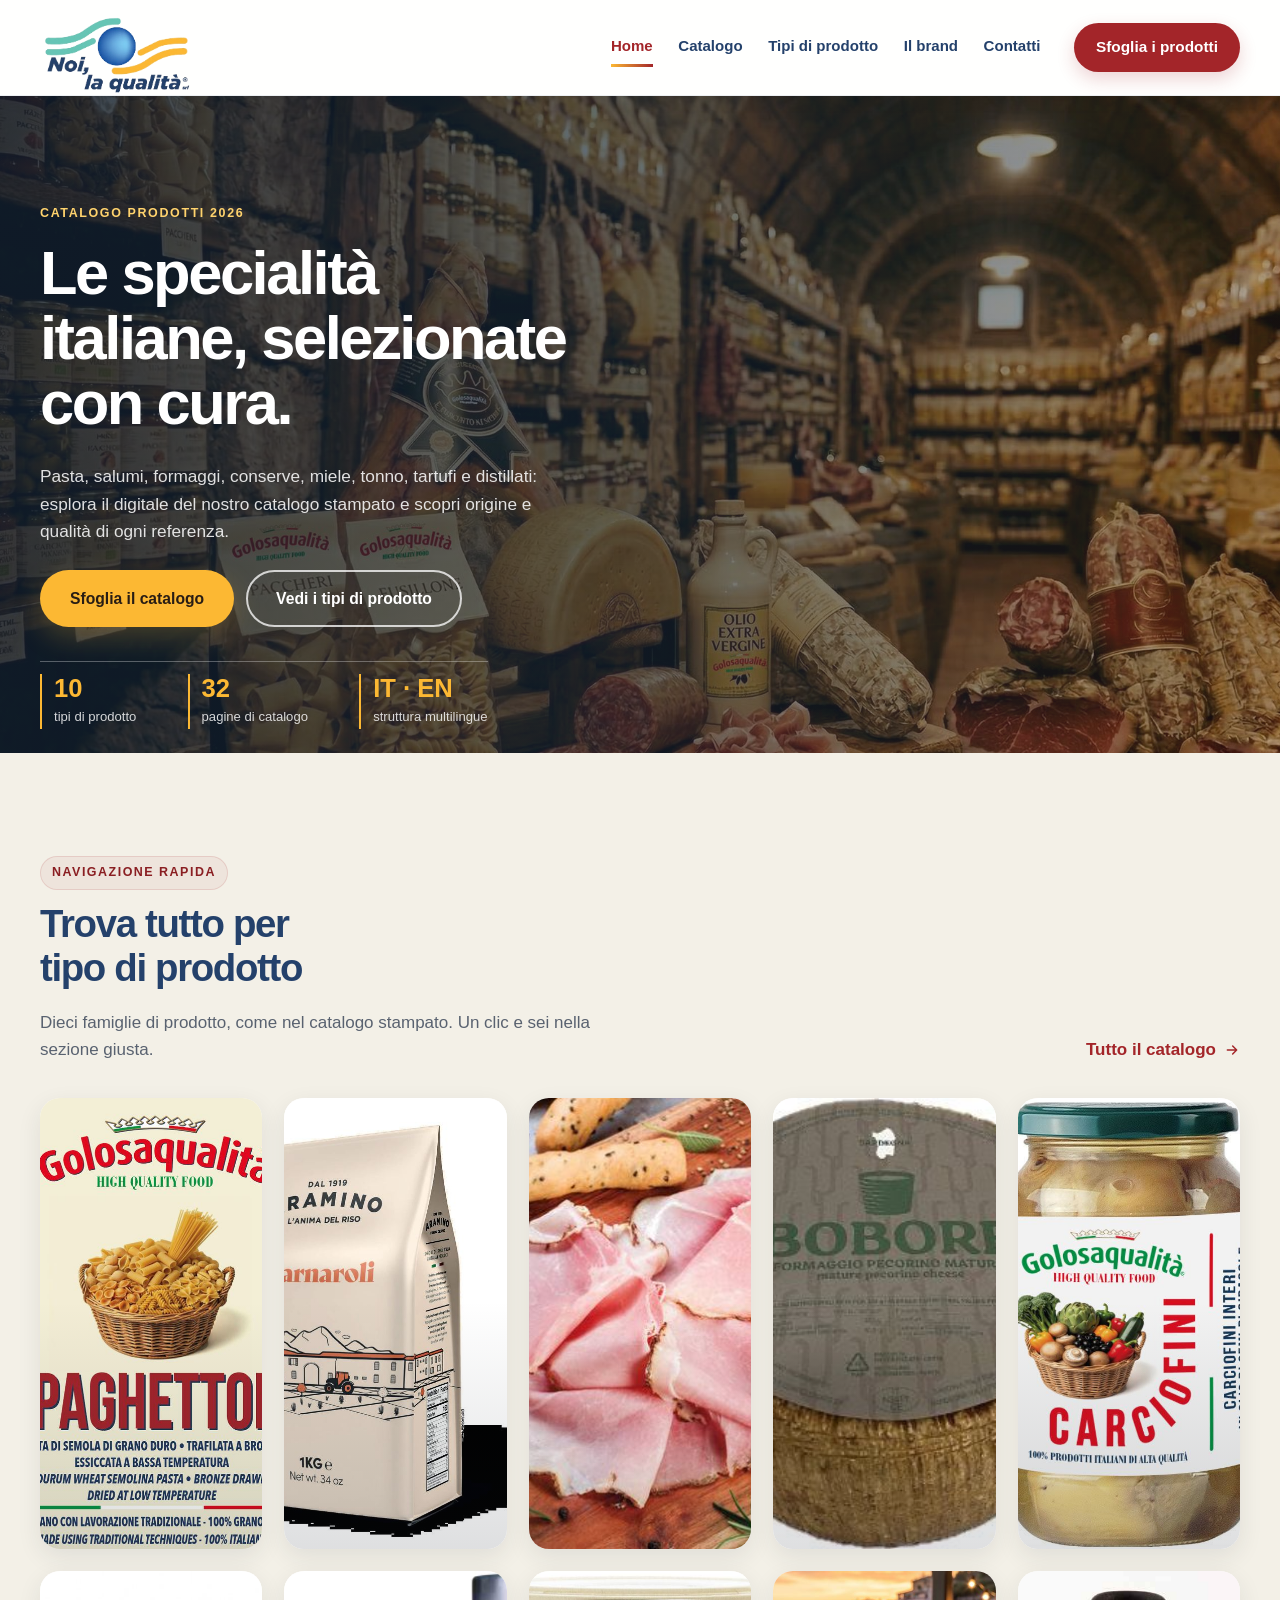
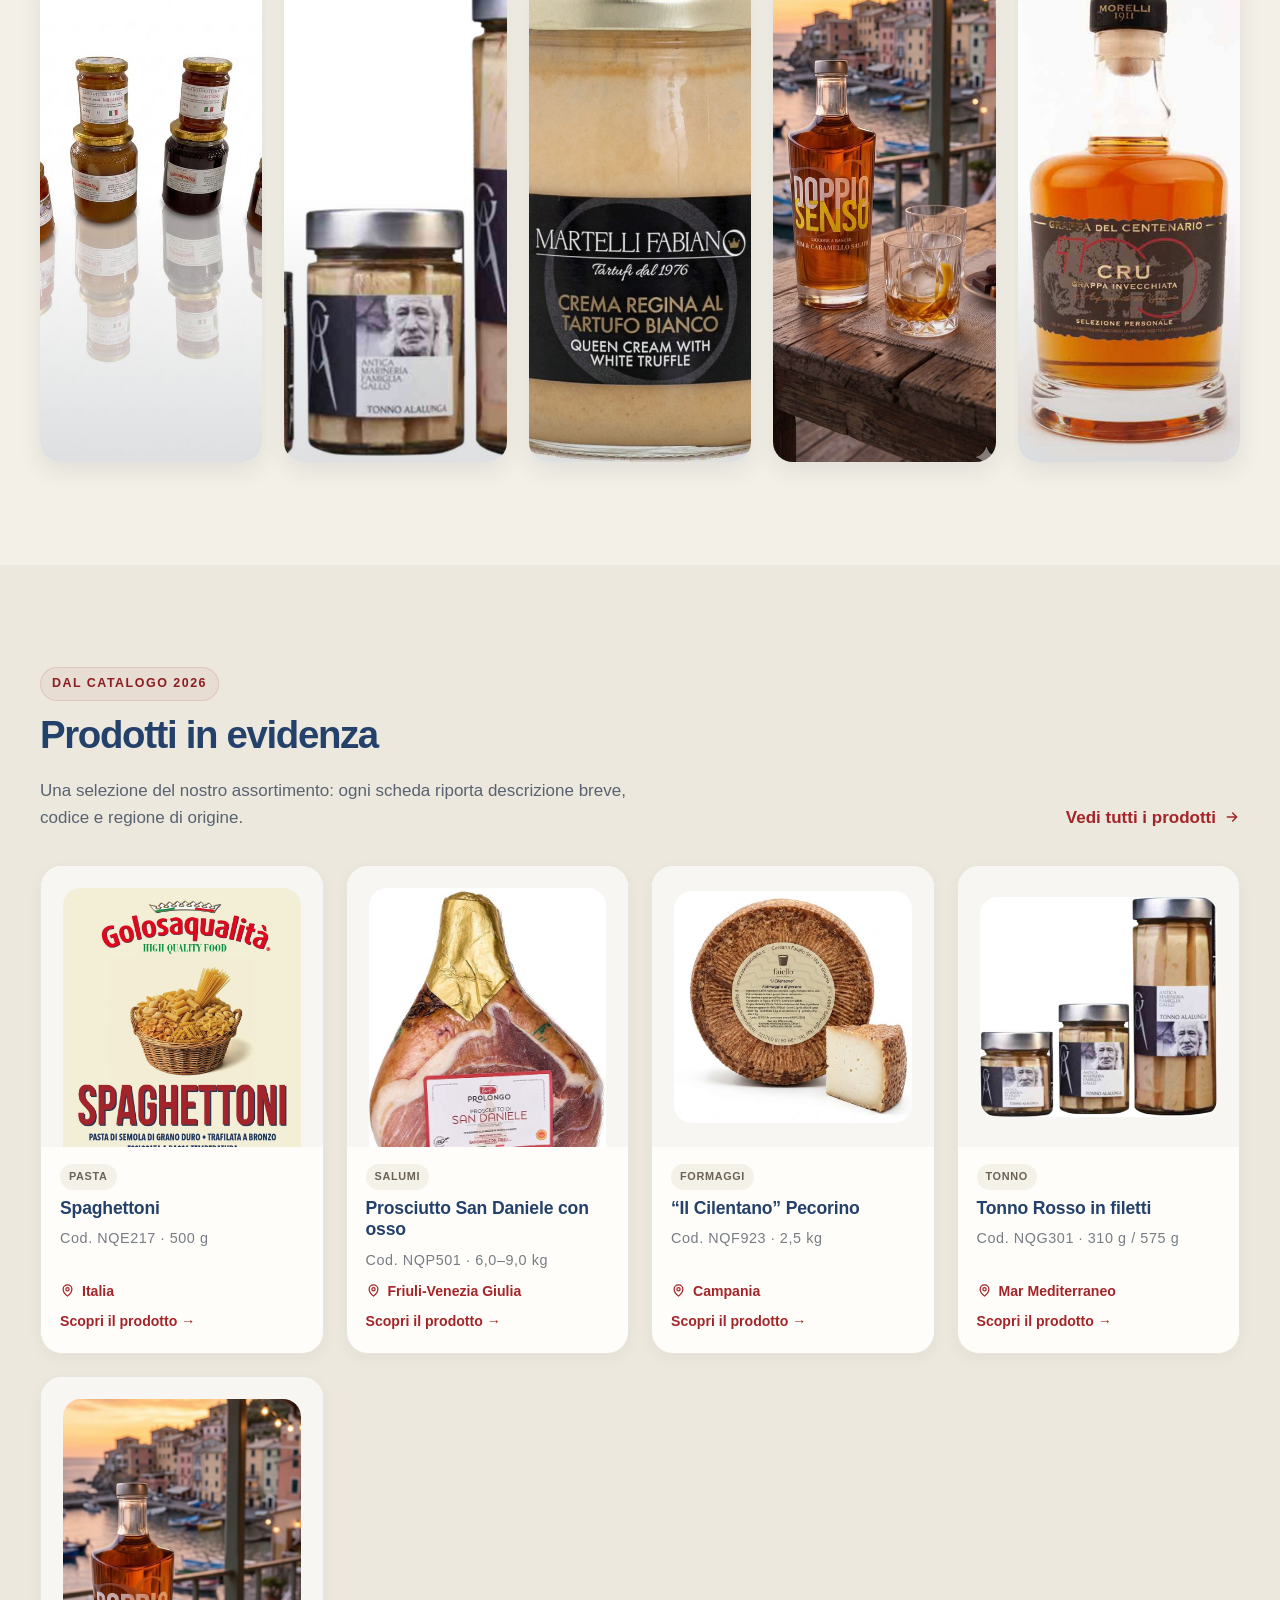
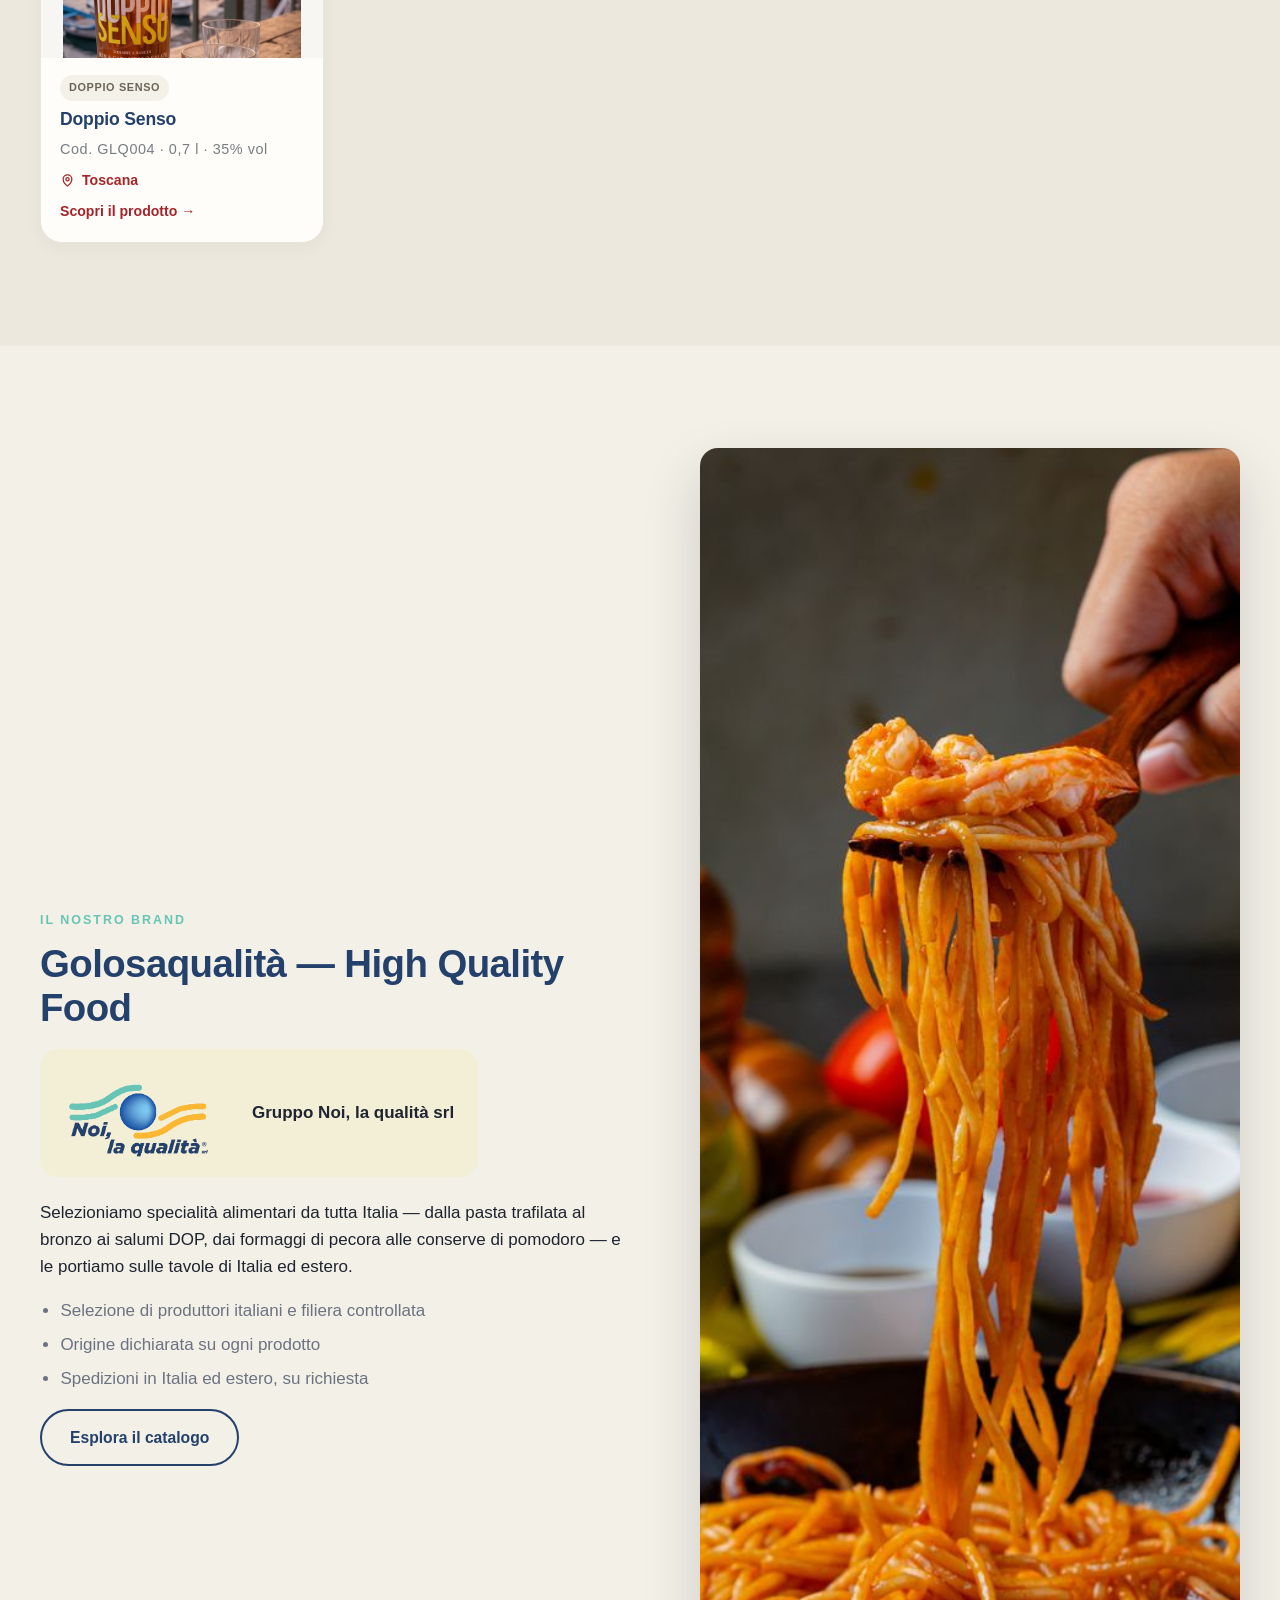
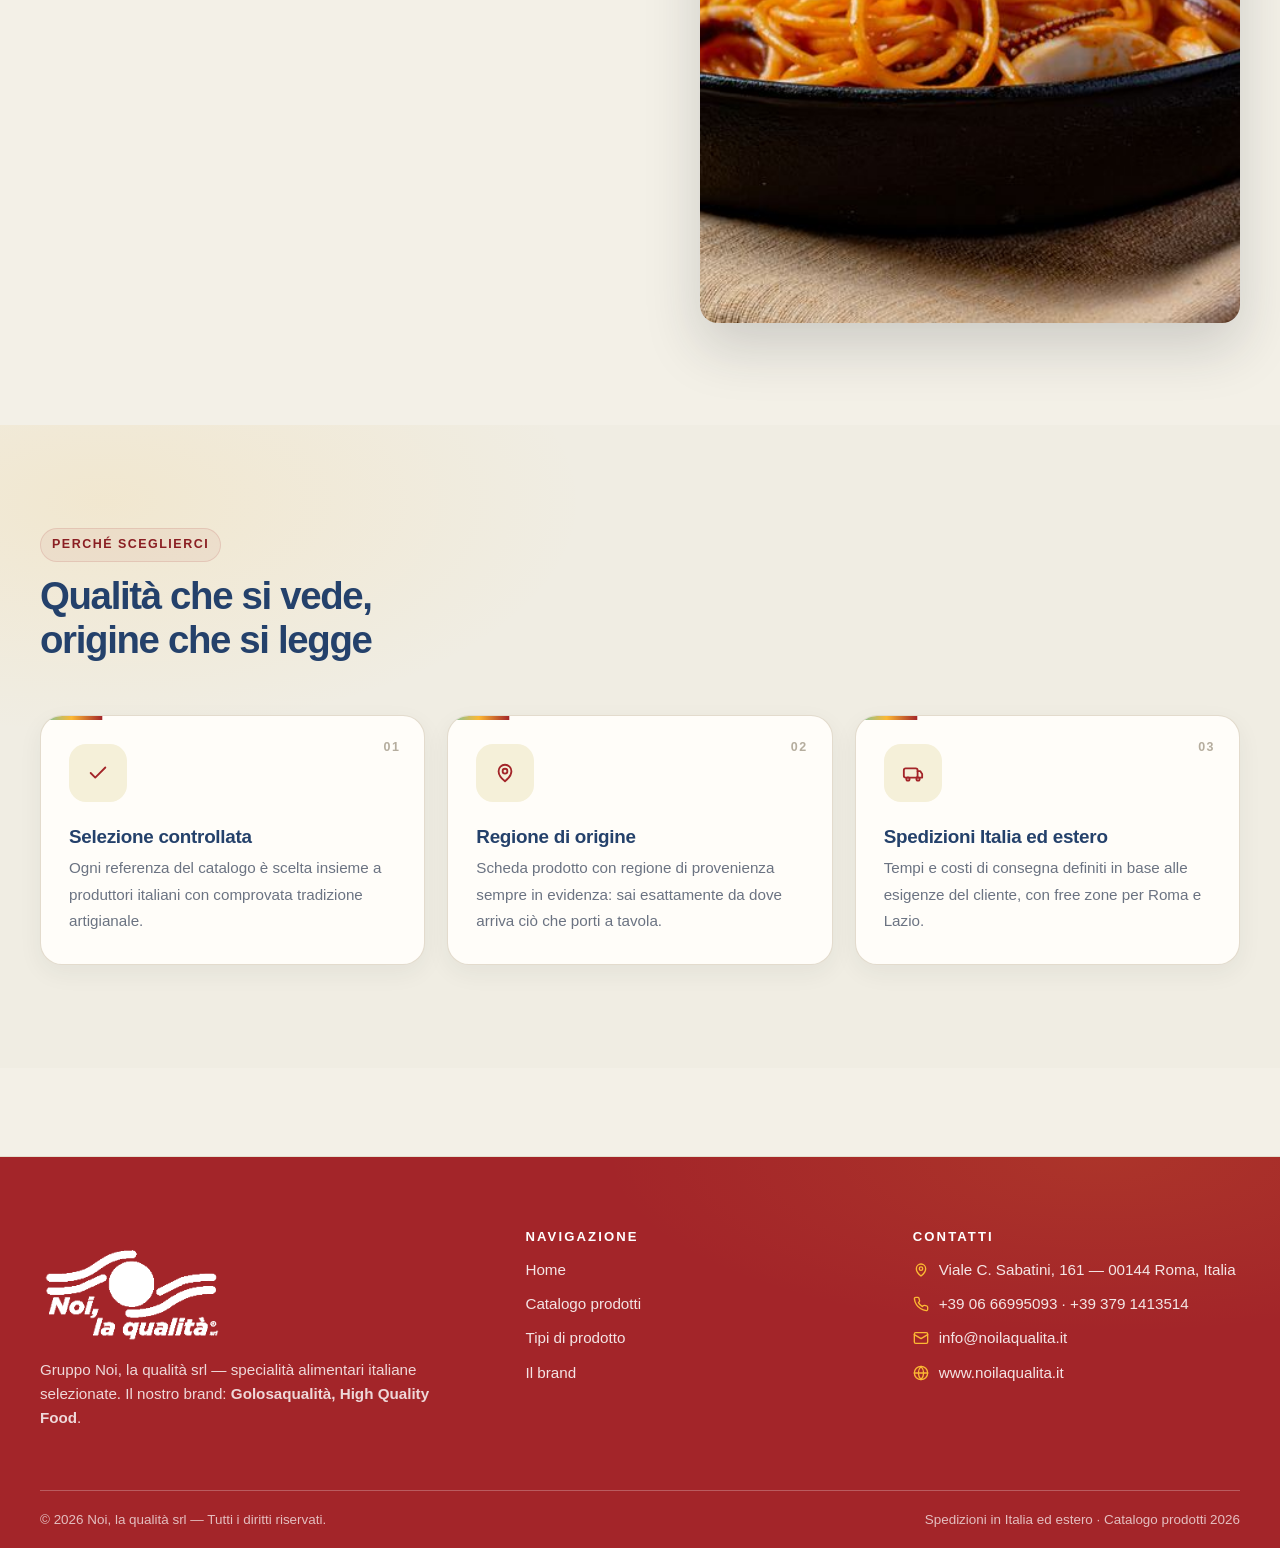
<file: index.html>
<!DOCTYPE html>
<html lang="it">
<head>
  <meta charset="UTF-8">
  <meta name="viewport" content="width=device-width, initial-scale=1">
  <title>Noi, la qualità — Catalogo di specialità alimentari italiane</title>
  <meta name="description" content="Catalogo digitale Golosaqualità e Noi, la qualità: pasta, salumi, formaggi, conserve, miele, tonno, tartufi e distillati italiani. Scopri origine e qualità di ogni prodotto.">
  <link rel="canonical" href="https://www.noilaqualita.it/">
  <link rel="icon" type="image/png" href="assets/img/favicon.png">
  <meta property="og:type" content="website">
  <meta property="og:title" content="Noi, la qualità — Catalogo di specialità alimentari italiane">
  <meta property="og:description" content="Pasta, salumi, formaggi, conserve e distillati: scopri il catalogo 2026.">
  <meta property="og:image" content="assets/img/hero-cellar.jpg">
  <meta property="og:locale" content="it_IT">
  <link rel="preload" as="image" href="assets/img/hero-cellar.jpg">
  <link rel="stylesheet" href="assets/css/style.css">
</head>
<body>
  <header class="site-header">
    <div class="container header-inner">
      <a class="brand" href="index.html" aria-label="Noi, la qualità — Home">
        <img src="assets/img/logo.png" alt="Noi, la qualità — High Quality Food" width="190" height="103">
      </a>
      <button class="nav-toggle" aria-expanded="false" aria-controls="main-nav" aria-label="Apri il menu">
        <svg width="26" height="26" viewBox="0 0 24 24" fill="none" stroke="#24416B" stroke-width="2.2" stroke-linecap="round" aria-hidden="true"><path d="M4 7h16M4 12h16M4 17h16"/></svg>
      </button>
      <nav class="main-nav" id="main-nav" aria-label="Menu principale">
        <a href="index.html" class="current">Home</a>
        <a href="catalogo.html">Catalogo</a>
        <a href="index.html#tipi">Tipi di prodotto</a>
        <a href="index.html#brand">Il brand</a>
        <a href="index.html#contatti">Contatti</a>
        <a class="btn btn-primary nav-cta" href="catalogo.html">Sfoglia i prodotti</a>
      </nav>
    </div>
  </header>

  <main>
    <!-- Hero -->
    <section class="hero">
      <img class="hero-media" src="assets/img/hero-cellar.jpg" alt="Bottega italiana con salumi, formaggi e conserve" fetchpriority="high">
      <div class="container">
        <div class="hero-inner">
          <span class="eyebrow on-dark">Catalogo prodotti 2026</span>
          <h1>Le specialità italiane, selezionate con cura.</h1>
          <p class="lead">Pasta, salumi, formaggi, conserve, miele, tonno, tartufi e distillati: esplora il digitale del nostro catalogo stampato e scopri origine e qualità di ogni referenza.</p>
          <div class="hero-actions">
            <a class="btn btn-primary" href="catalogo.html">Sfoglia il catalogo</a>
            <a class="btn btn-ghost" href="#tipi">Vedi i tipi di prodotto</a>
          </div>
        </div>
        <div class="hero-stats">
          <div class="stat"><strong>10</strong><span>tipi di prodotto</span></div>
          <div class="stat"><strong>32</strong><span>pagine di catalogo</span></div>
          <div class="stat"><strong>IT · EN</strong><span>struttura multilingue</span></div>
        </div>
      </div>
    </section>

    <!-- Tipi di prodotto -->
    <section class="section" id="tipi">
      <div class="container">
        <div class="section-head">
          <div>
            <span class="eyebrow">Navigazione rapida</span>
            <h2>Trova tutto per tipo di prodotto</h2>
            <p>Dieci famiglie di prodotto, come nel catalogo stampato. Un clic e sei nella sezione giusta.</p>
          </div>
          <a class="link-all" href="catalogo.html">Tutto il catalogo
            <svg width="16" height="16" viewBox="0 0 24 24" fill="none" stroke="currentColor" stroke-width="2.2" stroke-linecap="round" stroke-linejoin="round" aria-hidden="true"><path d="M5 12h14M13 6l6 6-6 6"/></svg>
          </a>
        </div>
        <div class="cat-grid">
          <a class="cat-card" href="catalogo.html?type=pasta"><span class="thumb"><img src="assets/img/cat-pasta.jpg" alt="Pasta" loading="lazy" width="900" height="900"></span><span class="label">Pasta <svg width="16" height="16" viewBox="0 0 24 24" fill="none" stroke="currentColor" stroke-width="2.2" stroke-linecap="round" stroke-linejoin="round" aria-hidden="true"><path d="M5 12h14M13 6l6 6-6 6"/></svg></span></a>
          <a class="cat-card" href="catalogo.html?type=riso"><span class="thumb"><img src="assets/img/cat-riso.jpg" alt="Riso" loading="lazy" width="786" height="900"></span><span class="label">Riso <svg width="16" height="16" viewBox="0 0 24 24" fill="none" stroke="currentColor" stroke-width="2.2" stroke-linecap="round" stroke-linejoin="round" aria-hidden="true"><path d="M5 12h14M13 6l6 6-6 6"/></svg></span></a>
          <a class="cat-card" href="catalogo.html?type=salumi"><span class="thumb"><img src="assets/img/cat-salumi.jpg" alt="Salumi" loading="lazy" width="588" height="455"></span><span class="label">Salumi <svg width="16" height="16" viewBox="0 0 24 24" fill="none" stroke="currentColor" stroke-width="2.2" stroke-linecap="round" stroke-linejoin="round" aria-hidden="true"><path d="M5 12h14M13 6l6 6-6 6"/></svg></span></a>
          <a class="cat-card" href="catalogo.html?type=formaggi"><span class="thumb"><img src="assets/img/cat-formaggi.jpg" alt="Formaggi" loading="lazy" width="328" height="312"></span><span class="label">Formaggi <svg width="16" height="16" viewBox="0 0 24 24" fill="none" stroke="currentColor" stroke-width="2.2" stroke-linecap="round" stroke-linejoin="round" aria-hidden="true"><path d="M5 12h14M13 6l6 6-6 6"/></svg></span></a>
          <a class="cat-card" href="catalogo.html?type=sottoli"><span class="thumb"><img src="assets/img/cat-sottoli.jpg" alt="Sottoli" loading="lazy" width="452" height="800"></span><span class="label">Sottoli <svg width="16" height="16" viewBox="0 0 24 24" fill="none" stroke="currentColor" stroke-width="2.2" stroke-linecap="round" stroke-linejoin="round" aria-hidden="true"><path d="M5 12h14M13 6l6 6-6 6"/></svg></span></a>
          <a class="cat-card" href="catalogo.html?type=miele"><span class="thumb"><img src="assets/img/cat-miele.jpg" alt="Miele" loading="lazy" width="675" height="900"></span><span class="label">Miele <svg width="16" height="16" viewBox="0 0 24 24" fill="none" stroke="currentColor" stroke-width="2.2" stroke-linecap="round" stroke-linejoin="round" aria-hidden="true"><path d="M5 12h14M13 6l6 6-6 6"/></svg></span></a>
          <a class="cat-card" href="catalogo.html?type=tonno"><span class="thumb"><img src="assets/img/cat-tonno.jpg" alt="Tonno" loading="lazy" width="874" height="809"></span><span class="label">Tonno <svg width="16" height="16" viewBox="0 0 24 24" fill="none" stroke="currentColor" stroke-width="2.2" stroke-linecap="round" stroke-linejoin="round" aria-hidden="true"><path d="M5 12h14M13 6l6 6-6 6"/></svg></span></a>
          <a class="cat-card" href="catalogo.html?type=tartufi"><span class="thumb"><img src="assets/img/cat-tartufi.jpg" alt="Tartufi" loading="lazy" width="622" height="900"></span><span class="label">Tartufi <svg width="16" height="16" viewBox="0 0 24 24" fill="none" stroke="currentColor" stroke-width="2.2" stroke-linecap="round" stroke-linejoin="round" aria-hidden="true"><path d="M5 12h14M13 6l6 6-6 6"/></svg></span></a>
          <a class="cat-card" href="catalogo.html?type=doppio-senso"><span class="thumb"><img src="assets/img/cat-doppio-senso.jpg" alt="Doppio Senso" loading="lazy" width="462" height="900"></span><span class="label">Doppio Senso <svg width="16" height="16" viewBox="0 0 24 24" fill="none" stroke="currentColor" stroke-width="2.2" stroke-linecap="round" stroke-linejoin="round" aria-hidden="true"><path d="M5 12h14M13 6l6 6-6 6"/></svg></span></a>
          <a class="cat-card" href="catalogo.html?type=alcolici"><span class="thumb"><img src="assets/img/cat-alcolici.jpg" alt="Alcolici" loading="lazy" width="495" height="744"></span><span class="label">Alcolici <svg width="16" height="16" viewBox="0 0 24 24" fill="none" stroke="currentColor" stroke-width="2.2" stroke-linecap="round" stroke-linejoin="round" aria-hidden="true"><path d="M5 12h14M13 6l6 6-6 6"/></svg></span></a>
        </div>
      </div>
    </section>

    <!-- Prodotti in evidenza -->
    <section class="section alt" id="prodotti">
      <div class="container">
        <div class="section-head">
          <div>
            <span class="eyebrow">Dal catalogo 2026</span>
            <h2>Prodotti in evidenza</h2>
            <p>Una selezione del nostro assortimento: ogni scheda riporta descrizione breve, codice e regione di origine.</p>
          </div>
          <a class="link-all" href="catalogo.html">Vedi tutti i prodotti
            <svg width="16" height="16" viewBox="0 0 24 24" fill="none" stroke="currentColor" stroke-width="2.2" stroke-linecap="round" stroke-linejoin="round" aria-hidden="true"><path d="M5 12h14M13 6l6 6-6 6"/></svg>
          </a>
        </div>
        <div class="product-grid">
          <article class="product-card">
            <a href="prodotto.html">
              <span class="thumb"><img src="assets/img/spaghettoni-1.jpg" alt="Spaghettoni Golosaqualità" loading="lazy" width="844" height="1149"></span>
              <span class="body">
                <span class="badge">Pasta</span>
                <h3>Spaghettoni</h3>
                <span class="sku">Cod. NQE217 · 500 g</span>
                <span class="region"><svg width="15" height="15" viewBox="0 0 24 24" fill="none" stroke="currentColor" stroke-width="2" stroke-linecap="round" stroke-linejoin="round" aria-hidden="true"><path d="M12 21s-7-5.6-7-11a7 7 0 1 1 14 0c0 5.4-7 11-7 11z"/><circle cx="12" cy="10" r="2.6"/></svg> Italia</span>
                <span class="more">Scopri il prodotto →</span>
              </span>
            </a>
          </article>
          <article class="product-card">
            <a href="prodotto.html">
              <span class="thumb"><img src="assets/img/san-daniele-1.jpg" alt="Prosciutto San Daniele con osso" loading="lazy" width="596" height="807"></span>
              <span class="body">
                <span class="badge">Salumi</span>
                <h3>Prosciutto San Daniele con osso</h3>
                <span class="sku">Cod. NQP501 · 6,0–9,0 kg</span>
                <span class="region"><svg width="15" height="15" viewBox="0 0 24 24" fill="none" stroke="currentColor" stroke-width="2" stroke-linecap="round" stroke-linejoin="round" aria-hidden="true"><path d="M12 21s-7-5.6-7-11a7 7 0 1 1 14 0c0 5.4-7 11-7 11z"/><circle cx="12" cy="10" r="2.6"/></svg> Friuli-Venezia Giulia</span>
                <span class="more">Scopri il prodotto →</span>
              </span>
            </a>
          </article>
          <article class="product-card">
            <a href="prodotto.html">
              <span class="thumb"><img src="assets/img/cilentano-1.jpg" alt="Il Cilentano pecorino semistagionato" loading="lazy" width="766" height="748"></span>
              <span class="body">
                <span class="badge">Formaggi</span>
                <h3>“Il Cilentano” Pecorino</h3>
                <span class="sku">Cod. NQF923 · 2,5 kg</span>
                <span class="region"><svg width="15" height="15" viewBox="0 0 24 24" fill="none" stroke="currentColor" stroke-width="2" stroke-linecap="round" stroke-linejoin="round" aria-hidden="true"><path d="M12 21s-7-5.6-7-11a7 7 0 1 1 14 0c0 5.4-7 11-7 11z"/><circle cx="12" cy="10" r="2.6"/></svg> Campania</span>
                <span class="more">Scopri il prodotto →</span>
              </span>
            </a>
          </article>
          <article class="product-card">
            <a href="prodotto.html">
              <span class="thumb"><img src="assets/img/tonno-1.jpg" alt="Tonno rosso in conserve" loading="lazy" width="874" height="809"></span>
              <span class="body">
                <span class="badge">Tonno</span>
                <h3>Tonno Rosso in filetti</h3>
                <span class="sku">Cod. NQG301 · 310 g / 575 g</span>
                <span class="region"><svg width="15" height="15" viewBox="0 0 24 24" fill="none" stroke="currentColor" stroke-width="2" stroke-linecap="round" stroke-linejoin="round" aria-hidden="true"><path d="M12 21s-7-5.6-7-11a7 7 0 1 1 14 0c0 5.4-7 11-7 11z"/><circle cx="12" cy="10" r="2.6"/></svg> Mar Mediterraneo</span>
                <span class="more">Scopri il prodotto →</span>
              </span>
            </a>
          </article>
          <article class="product-card">
            <a href="prodotto.html">
              <span class="thumb"><img src="assets/img/doppio-senso-1.jpg" alt="Doppio Senso rum al caramello salato" loading="lazy" width="616" height="1200"></span>
              <span class="body">
                <span class="badge">Doppio Senso</span>
                <h3>Doppio Senso</h3>
                <span class="sku">Cod. GLQ004 · 0,7 l · 35% vol</span>
                <span class="region"><svg width="15" height="15" viewBox="0 0 24 24" fill="none" stroke="currentColor" stroke-width="2" stroke-linecap="round" stroke-linejoin="round" aria-hidden="true"><path d="M12 21s-7-5.6-7-11a7 7 0 1 1 14 0c0 5.4-7 11-7 11z"/><circle cx="12" cy="10" r="2.6"/></svg> Toscana</span>
                <span class="more">Scopri il prodotto →</span>
              </span>
            </a>
          </article>
        </div>
      </div>
    </section>

    <!-- Il brand -->
    <section class="section" id="brand">
      <div class="container">
        <div class="story">
          <div>
            <span class="eyebrow">Il nostro brand</span>
            <h2>Golosaqualità — High Quality Food</h2>
            <div class="logo-strip">
              <img src="assets/img/logo.png" alt="Noi, la qualità" loading="lazy" width="170" height="92">
              <strong>Gruppo Noi, la qualità srl</strong>
            </div>
            <p>Selezioniamo specialità alimentari da tutta Italia — dalla pasta trafilata al bronzo ai salumi DOP, dai formaggi di pecora alle conserve di pomodoro — e le portiamo sulle tavole di Italia ed estero.</p>
            <ul>
              <li>Selezione di produttori italiani e filiera controllata</li>
              <li>Origine dichiarata su ogni prodotto</li>
              <li>Spedizioni in Italia ed estero, su richiesta</li>
            </ul>
            <a class="btn btn-outline" href="catalogo.html">Esplora il catalogo</a>
          </div>
          <div class="story-media">
            <img src="assets/img/spaghettoni-4.jpg" alt="Spaghettoni al pomodoro, piatto della tradizione" loading="lazy" width="439" height="1200">
          </div>
        </div>
      </div>
    </section>

    <!-- Valori -->
    <section class="section alt">
      <div class="container">
        <div class="section-head">
          <div>
            <span class="eyebrow">Perché sceglierci</span>
            <h2>Qualità che si vede, origine che si legge</h2>
          </div>
        </div>
        <div class="values-grid">
          <div class="value-card" tabindex="0">
            <div class="ico"><svg width="22" height="22" viewBox="0 0 24 24" fill="none" stroke="currentColor" stroke-width="2" stroke-linecap="round" stroke-linejoin="round" aria-hidden="true"><path d="M20 6 9 17l-5-5"/></svg></div>
            <h3>Selezione controllata</h3>
            <p>Ogni referenza del catalogo è scelta insieme a produttori italiani con comprovata tradizione artigianale.</p>
          </div>
          <div class="value-card" tabindex="0">
            <div class="ico"><svg width="22" height="22" viewBox="0 0 24 24" fill="none" stroke="currentColor" stroke-width="2" stroke-linecap="round" stroke-linejoin="round" aria-hidden="true"><path d="M12 21s-7-5.6-7-11a7 7 0 1 1 14 0c0 5.4-7 11-7 11z"/><circle cx="12" cy="10" r="2.6"/></svg></div>
            <h3>Regione di origine</h3>
            <p>Scheda prodotto con regione di provenienza sempre in evidenza: sai esattamente da dove arriva ciò che porti a tavola.</p>
          </div>
          <div class="value-card" tabindex="0">
            <div class="ico"><svg width="22" height="22" viewBox="0 0 24 24" fill="none" stroke="currentColor" stroke-width="2" stroke-linecap="round" stroke-linejoin="round" aria-hidden="true"><rect x="2" y="7" width="15" height="10" rx="2"/><path d="M17 10h3l2 3v4h-5"/><circle cx="6.5" cy="18.5" r="1.8"/><circle cx="17.5" cy="18.5" r="1.8"/></svg></div>
            <h3>Spedizioni Italia ed estero</h3>
            <p>Tempi e costi di consegna definiti in base alle esigenze del cliente, con free zone per Roma e Lazio.</p>
          </div>
        </div>
      </div>
    </section>
  </main>

  <footer class="site-footer" id="contatti">
    <div class="container footer-top">
      <div>
        <img class="footer-logo" src="assets/img/logo-white.png" alt="Noi, la qualità" loading="lazy" width="210" height="113">
        <p>Gruppo Noi, la qualità srl — specialità alimentari italiane selezionate. Il nostro brand: <strong>Golosaqualità, High Quality Food</strong>.</p>
      </div>
      <div>
        <h4>Navigazione</h4>
        <ul>
          <li><a href="index.html">Home</a></li>
          <li><a href="catalogo.html">Catalogo prodotti</a></li>
          <li><a href="index.html#tipi">Tipi di prodotto</a></li>
          <li><a href="index.html#brand">Il brand</a></li>
        </ul>
      </div>
      <div>
        <h4>Contatti</h4>
        <ul class="footer-contact">
          <li><svg width="16" height="16" viewBox="0 0 24 24" fill="none" stroke="currentColor" stroke-width="2" stroke-linecap="round" stroke-linejoin="round" aria-hidden="true"><path d="M12 21s-7-5.6-7-11a7 7 0 1 1 14 0c0 5.4-7 11-7 11z"/><circle cx="12" cy="10" r="2.6"/></svg><span>Viale C. Sabatini, 161 — 00144 Roma, Italia</span></li>
          <li><svg width="16" height="16" viewBox="0 0 24 24" fill="none" stroke="currentColor" stroke-width="2" stroke-linecap="round" stroke-linejoin="round" aria-hidden="true"><path d="M22 16.9v3a2 2 0 0 1-2.2 2 19.8 19.8 0 0 1-8.6-3.1 19.5 19.5 0 0 1-6-6A19.8 19.8 0 0 1 2.1 4.2 2 2 0 0 1 4.1 2h3a2 2 0 0 1 2 1.7c.1 1 .4 2 .7 2.9a2 2 0 0 1-.5 2.1L8.1 9.9a16 16 0 0 0 6 6l1.2-1.2a2 2 0 0 1 2.1-.5c.9.3 1.9.6 2.9.7a2 2 0 0 1 1.7 2z"/></svg><span><a href="tel:+390666995093">+39 06 66995093</a> · <a href="tel:+393791413514">+39 379 1413514</a></span></li>
          <li><svg width="16" height="16" viewBox="0 0 24 24" fill="none" stroke="currentColor" stroke-width="2" stroke-linecap="round" stroke-linejoin="round" aria-hidden="true"><rect x="2" y="4" width="20" height="16" rx="2"/><path d="m22 7-10 6L2 7"/></svg><span><a href="mailto:info@noilaqualita.it">info@noilaqualita.it</a></span></li>
          <li><svg width="16" height="16" viewBox="0 0 24 24" fill="none" stroke="currentColor" stroke-width="2" stroke-linecap="round" stroke-linejoin="round" aria-hidden="true"><circle cx="12" cy="12" r="10"/><path d="M2 12h20M12 2a15.3 15.3 0 0 1 4 10 15.3 15.3 0 0 1-4 10 15.3 15.3 0 0 1-4-10 15.3 15.3 0 0 1 4-10z"/></svg><span><a href="https://www.noilaqualita.it">www.noilaqualita.it</a></span></li>
        </ul>
      </div>
    </div>
    <div class="container footer-bottom">
      <span>© 2026 Noi, la qualità srl — Tutti i diritti riservati.</span>
      <span>Spedizioni in Italia ed estero · Catalogo prodotti 2026</span>
    </div>
  </footer>

  <script type="application/ld+json">
  {
    "@context": "https://schema.org",
    "@type": "Organization",
    "name": "Noi, la qualità srl",
    "url": "https://www.noilaqualita.it",
    "email": "info@noilaqualita.it",
    "telephone": "+39 06 66995093",
    "address": {
      "@type": "PostalAddress",
      "streetAddress": "Viale C. Sabatini, 161",
      "addressLocality": "Roma",
      "postalCode": "00144",
      "addressCountry": "IT"
    }
  }
  </script>
  <script src="assets/js/main.js" defer></script>
</body>
</html>
</file>
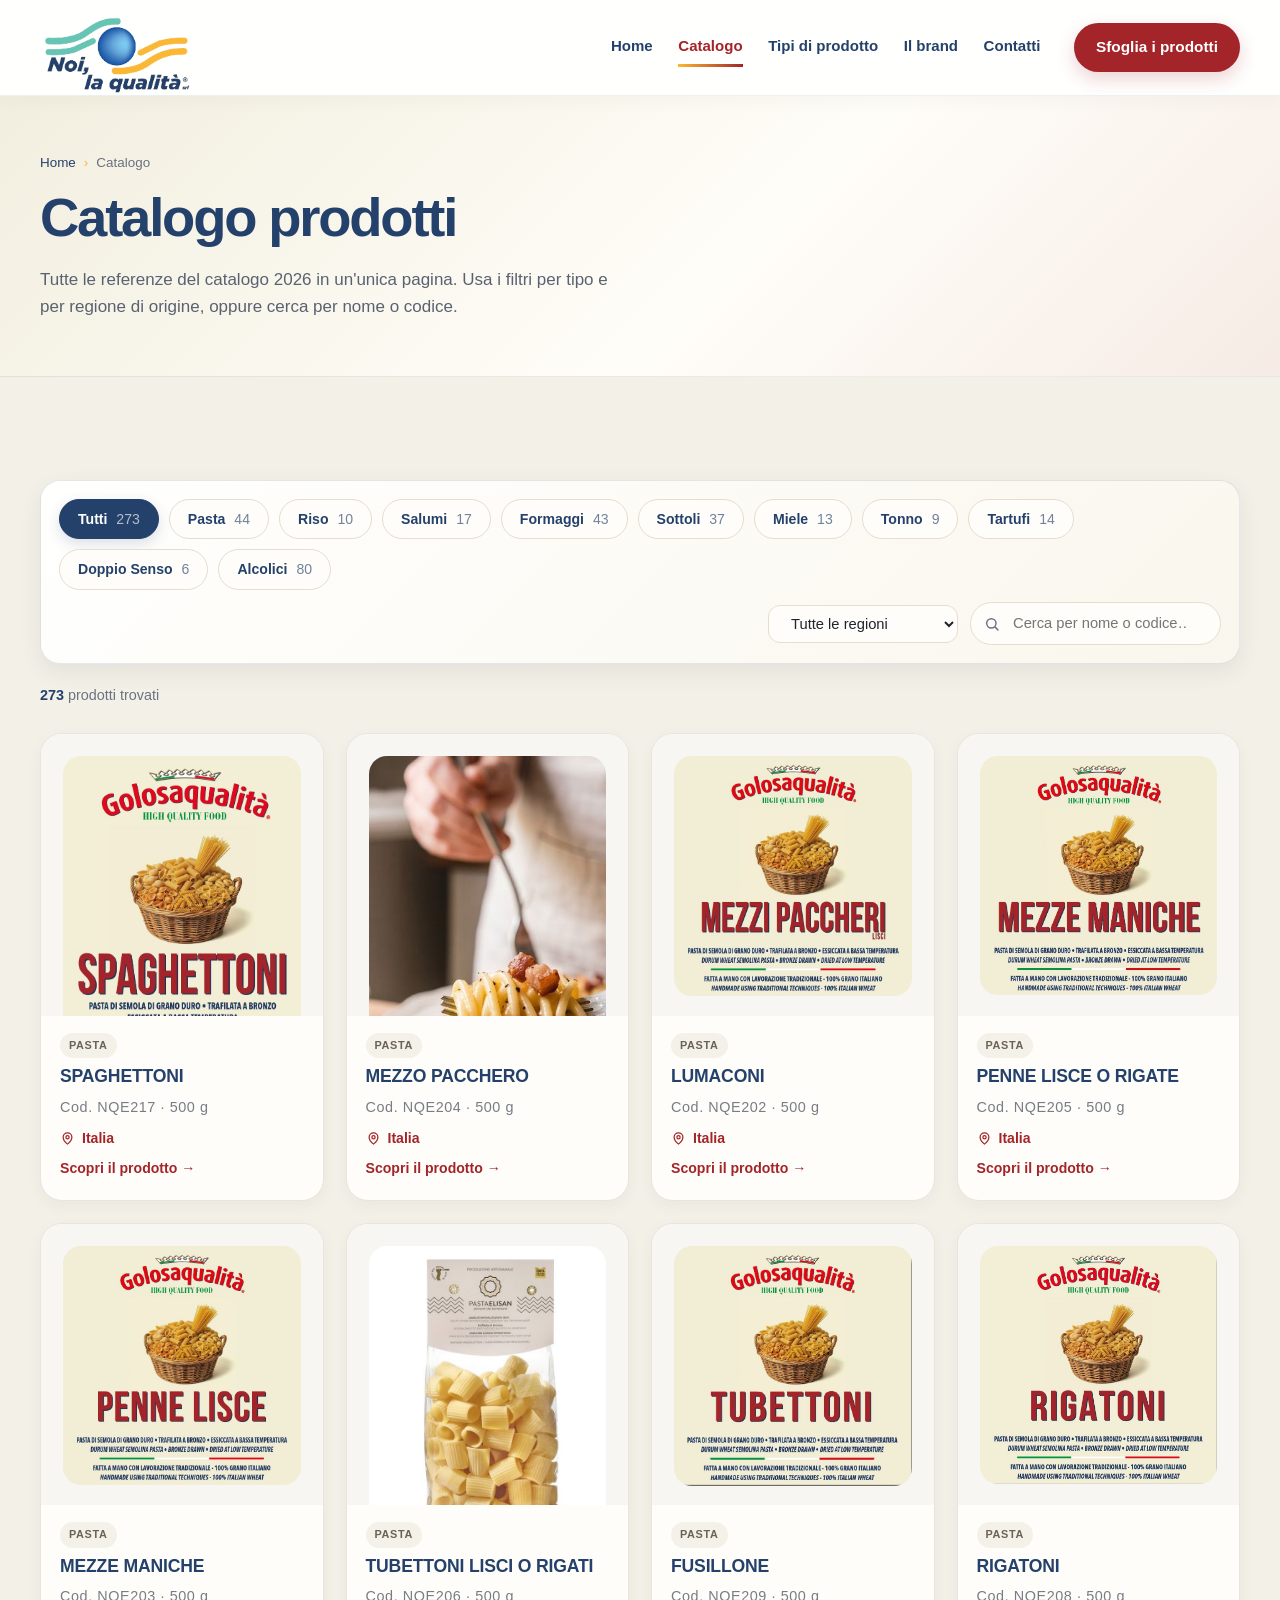
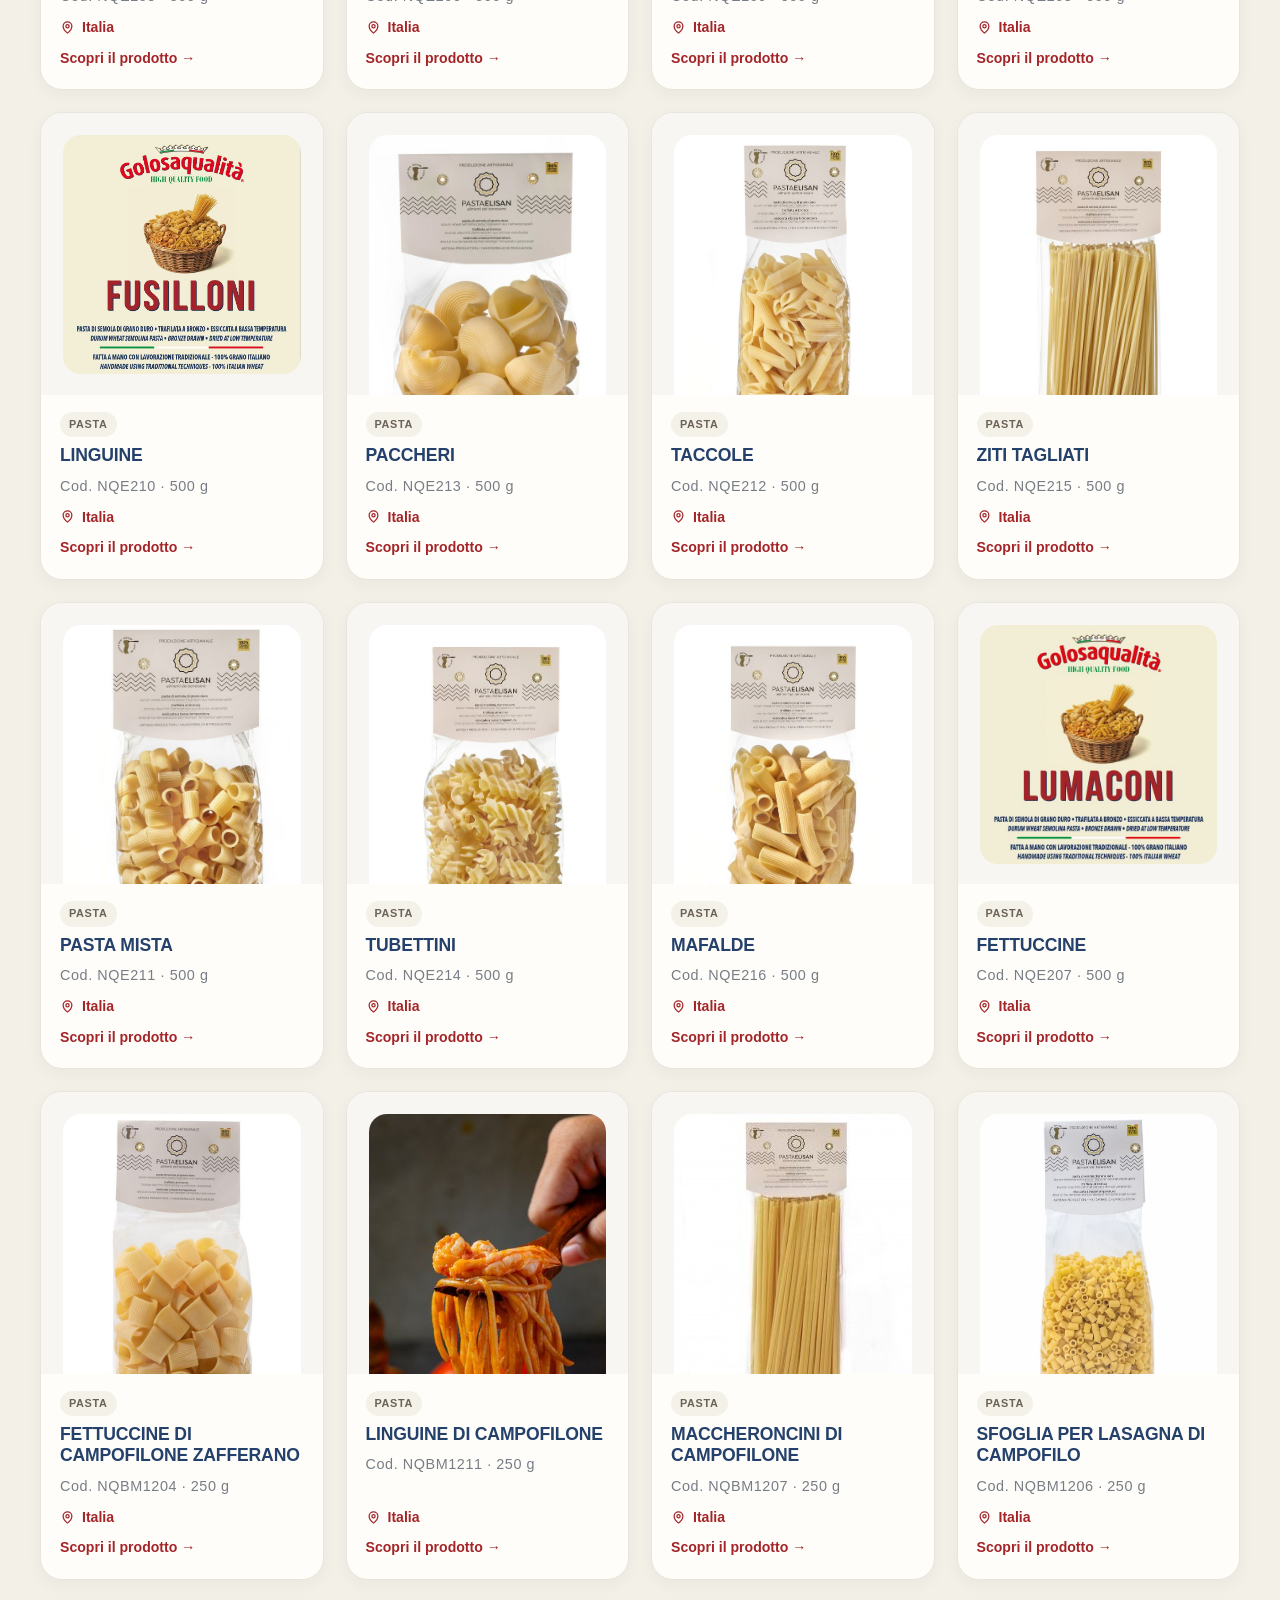
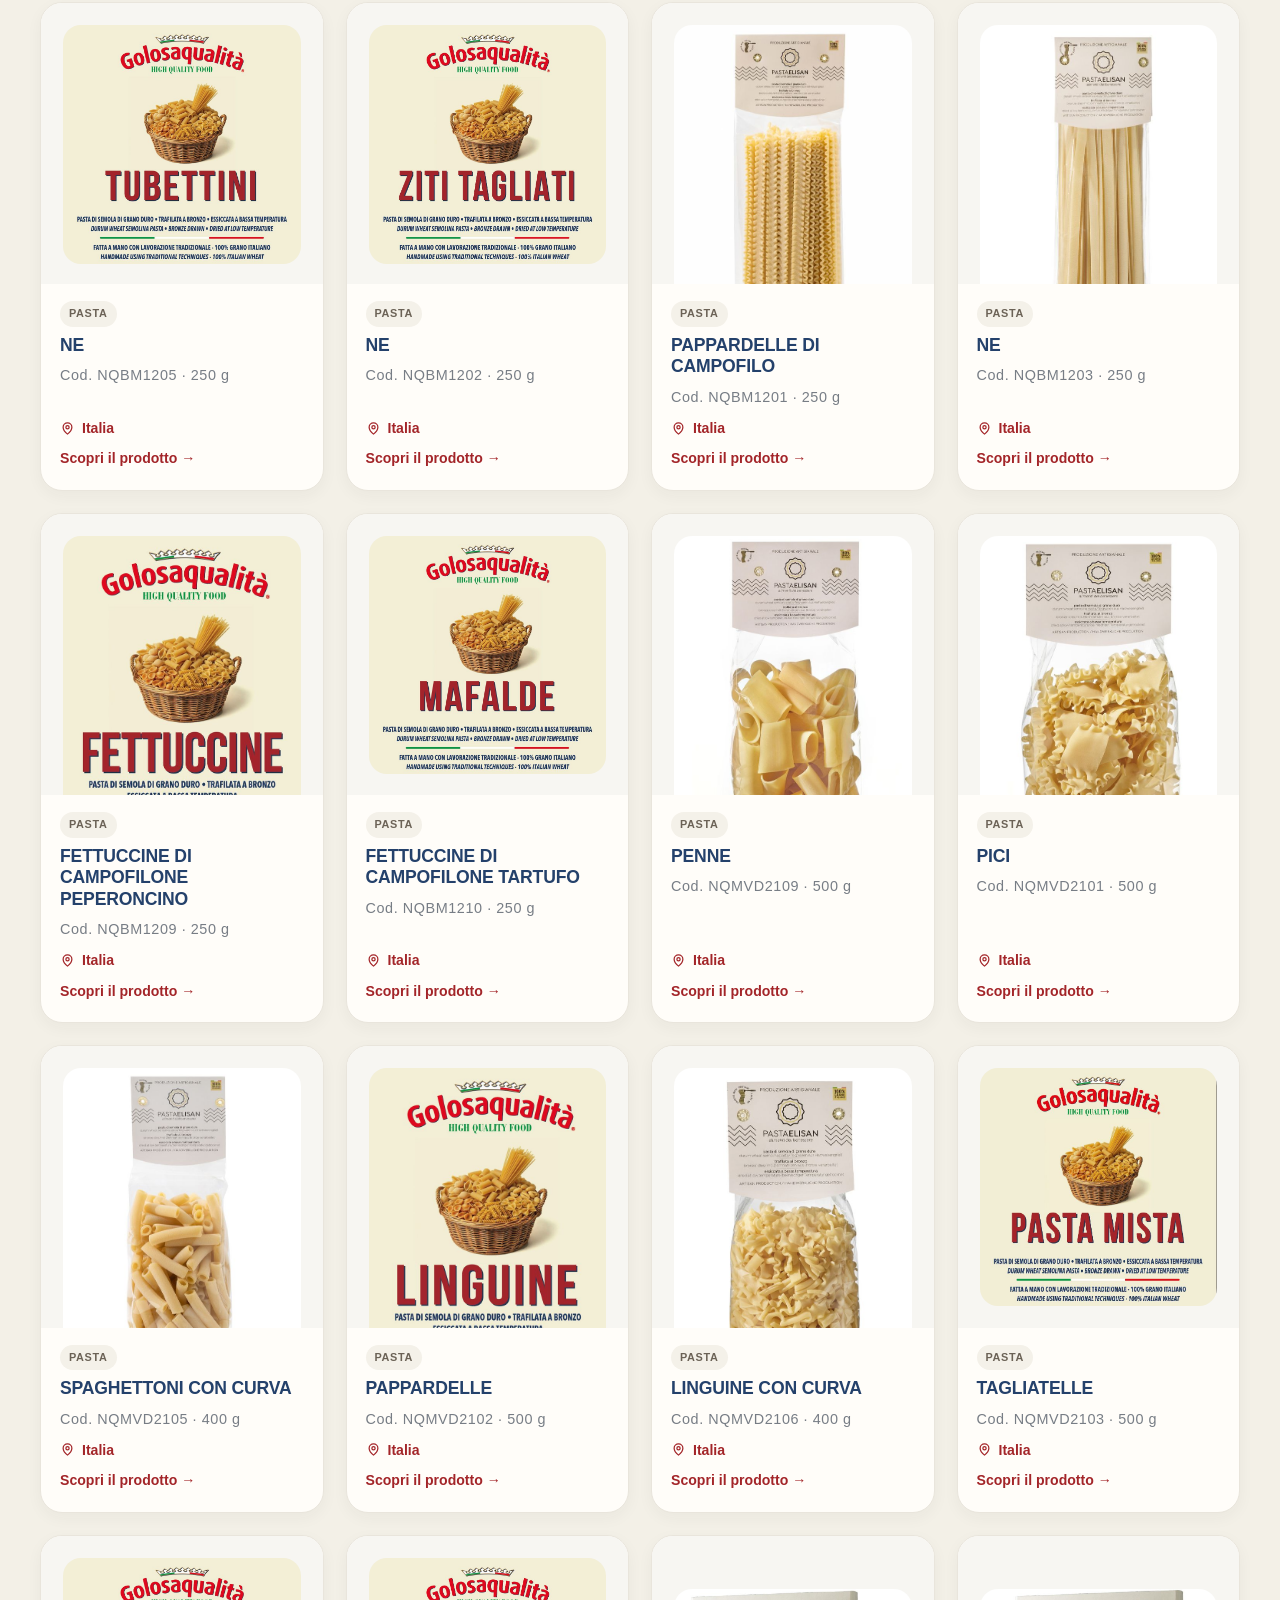
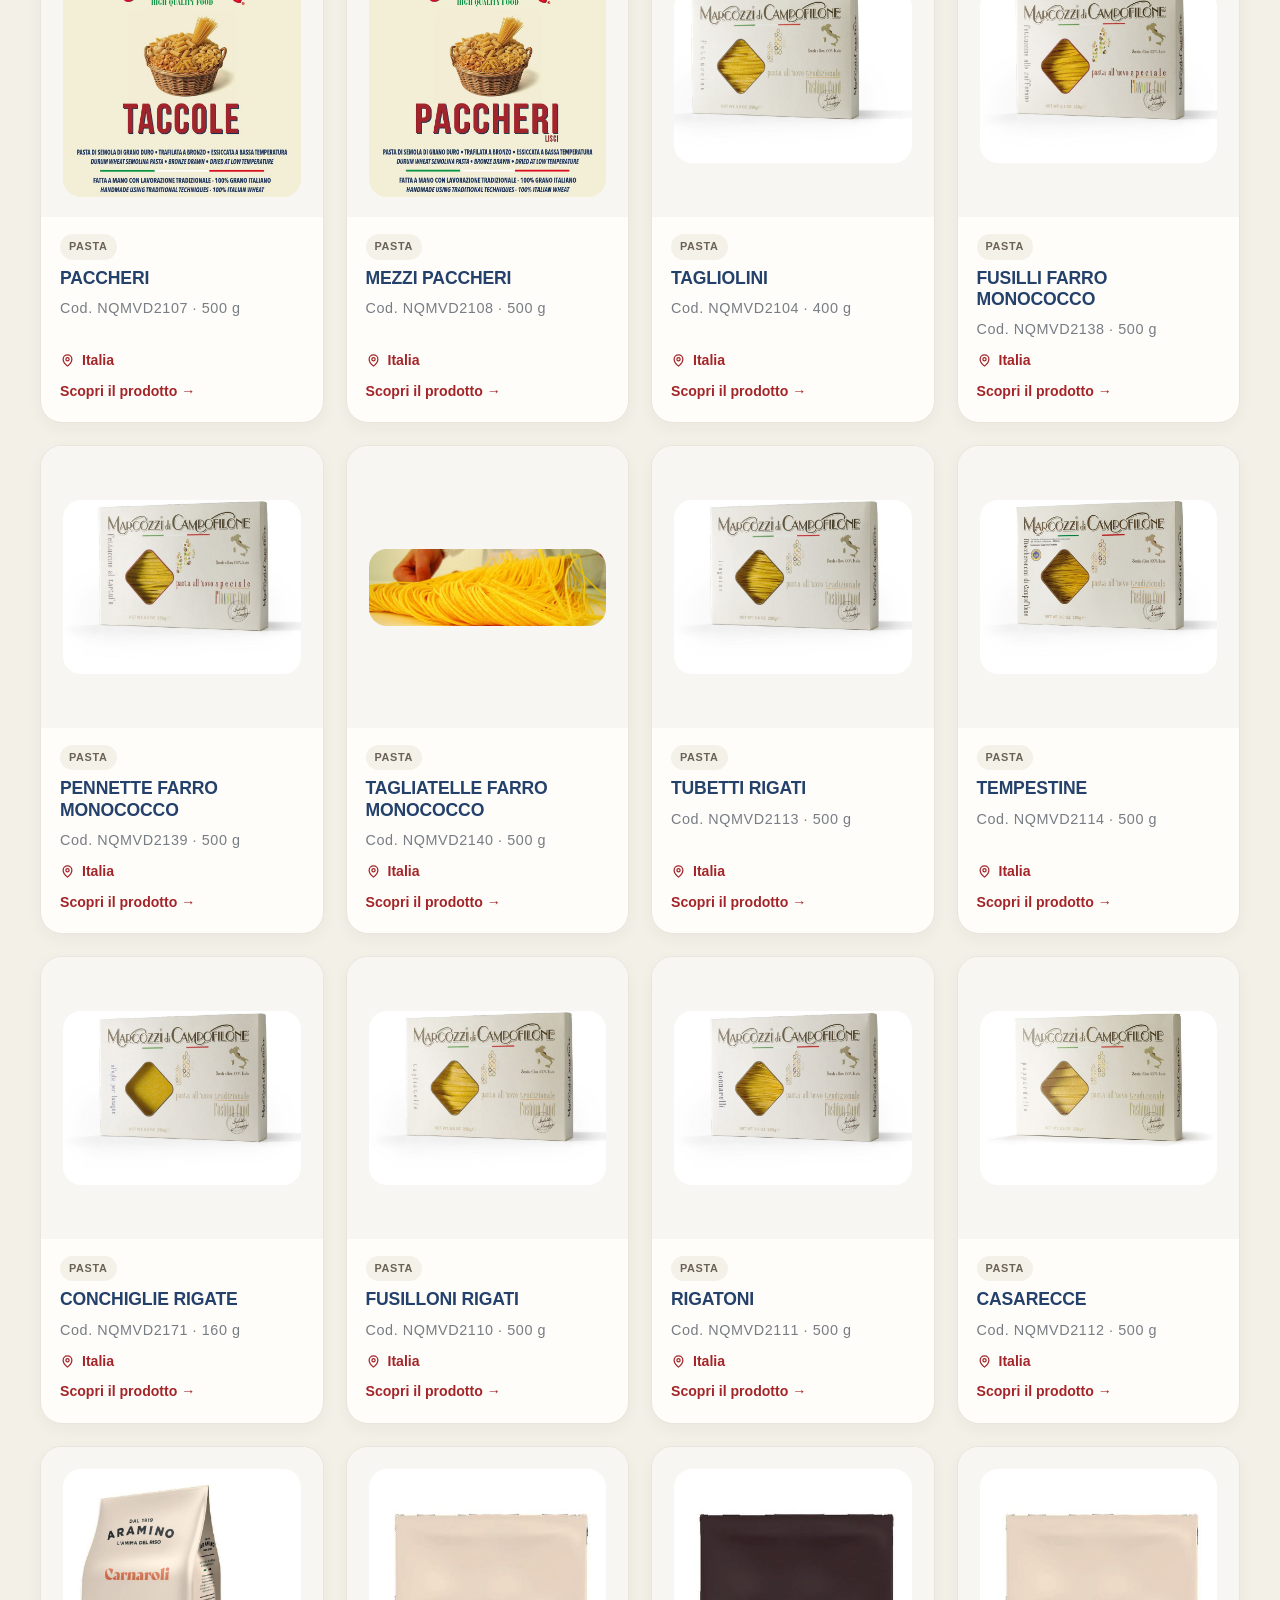
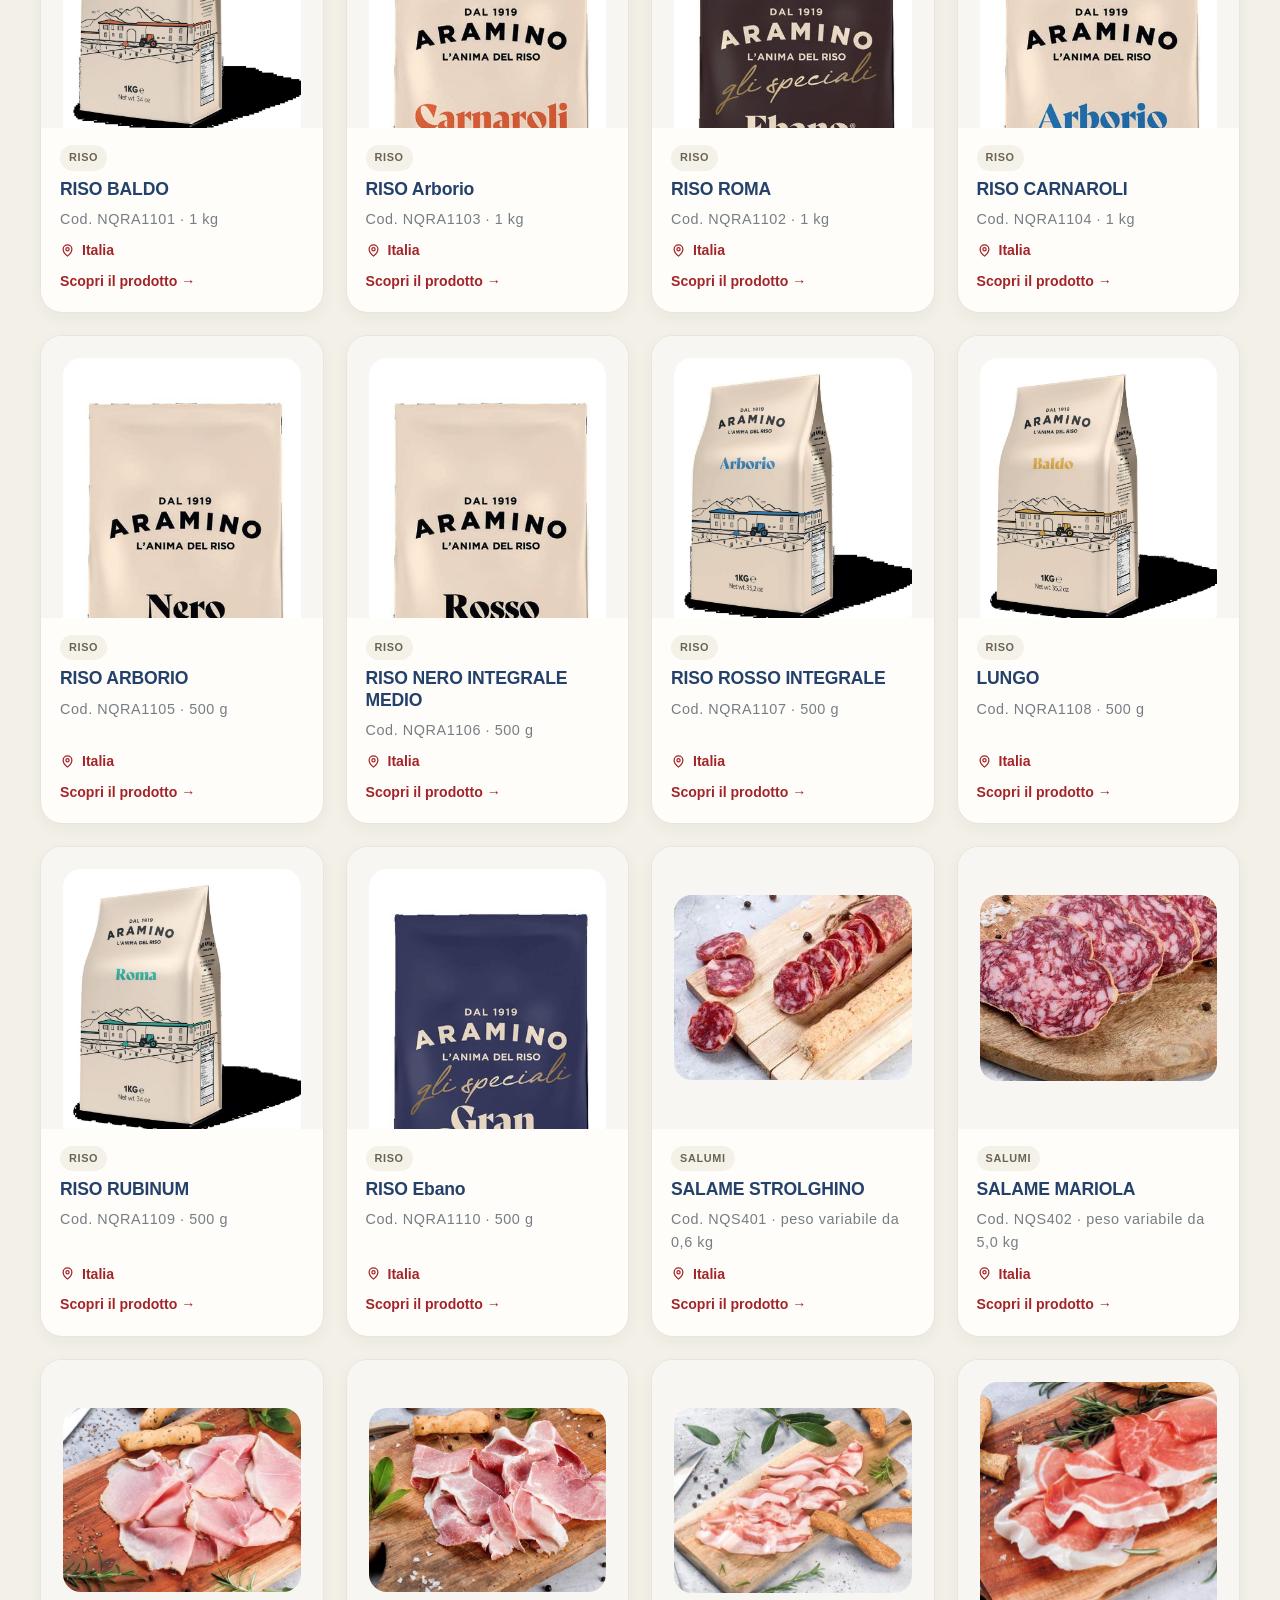
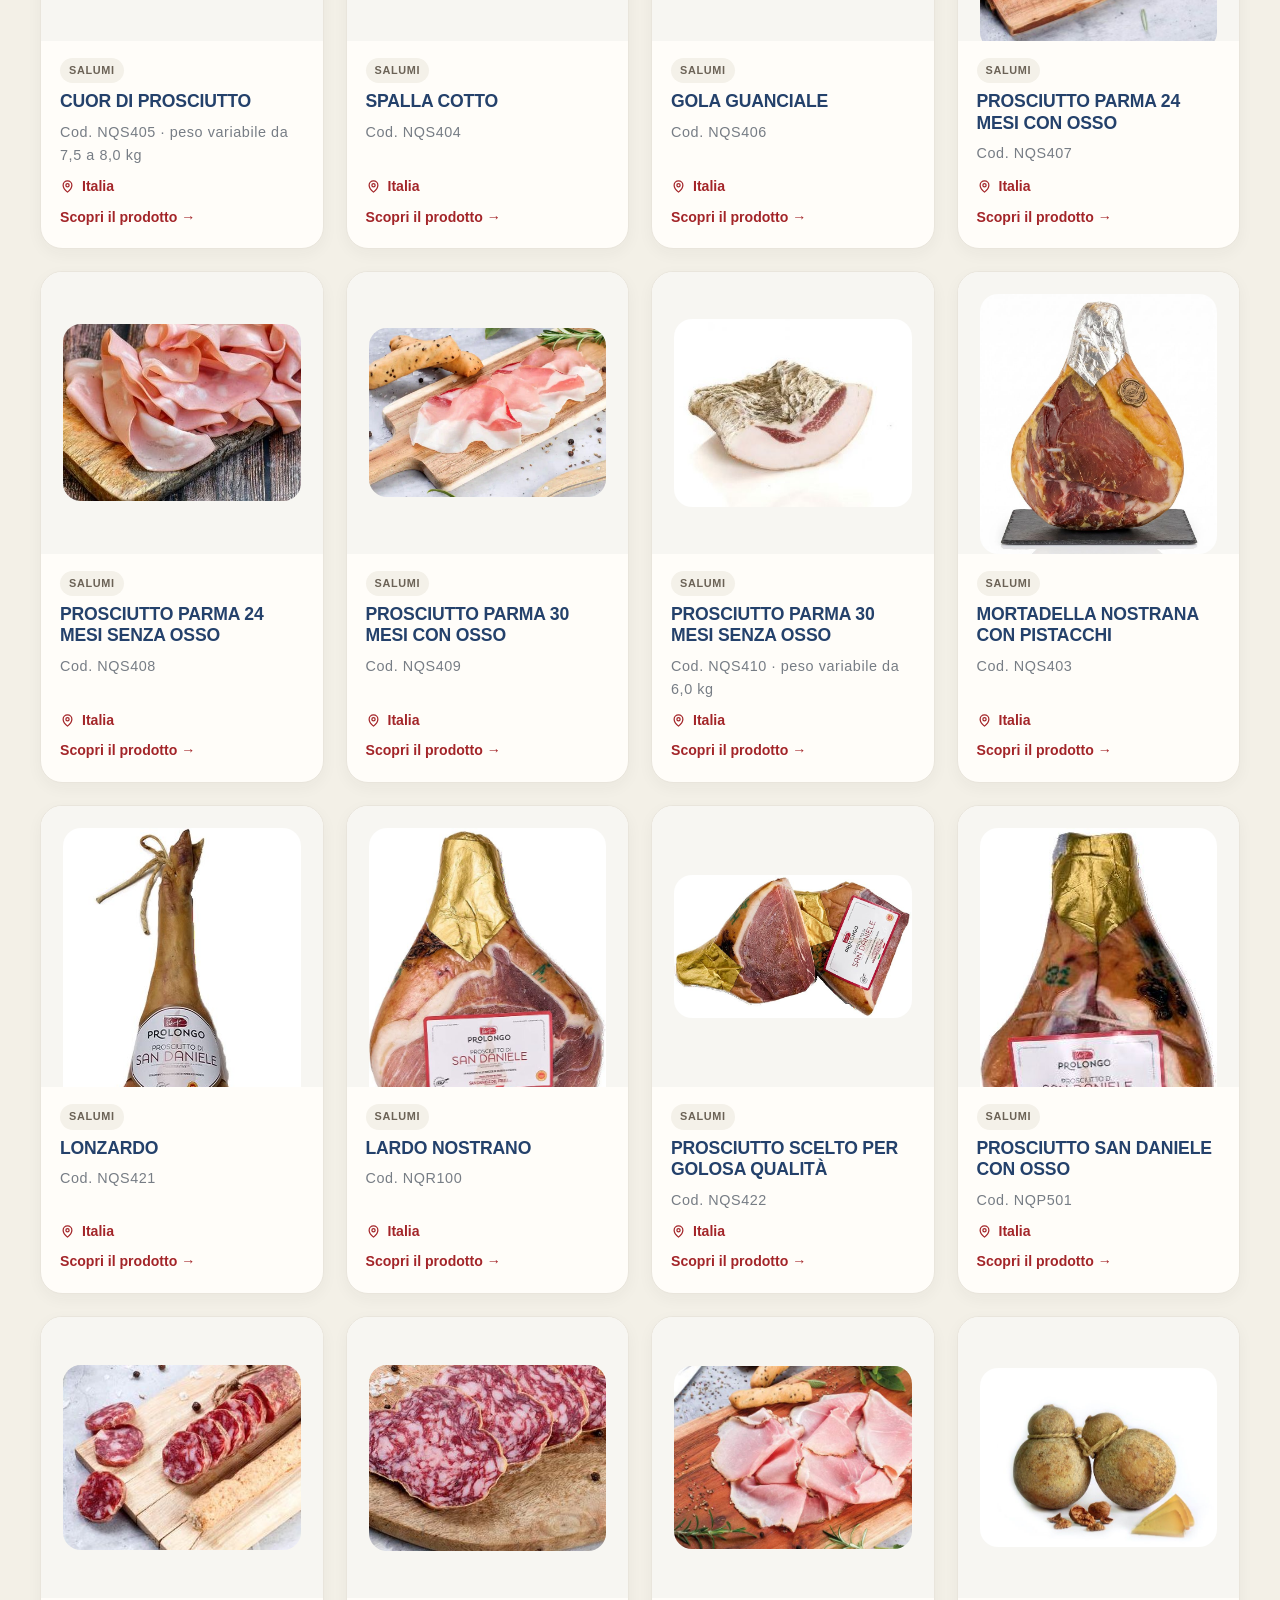
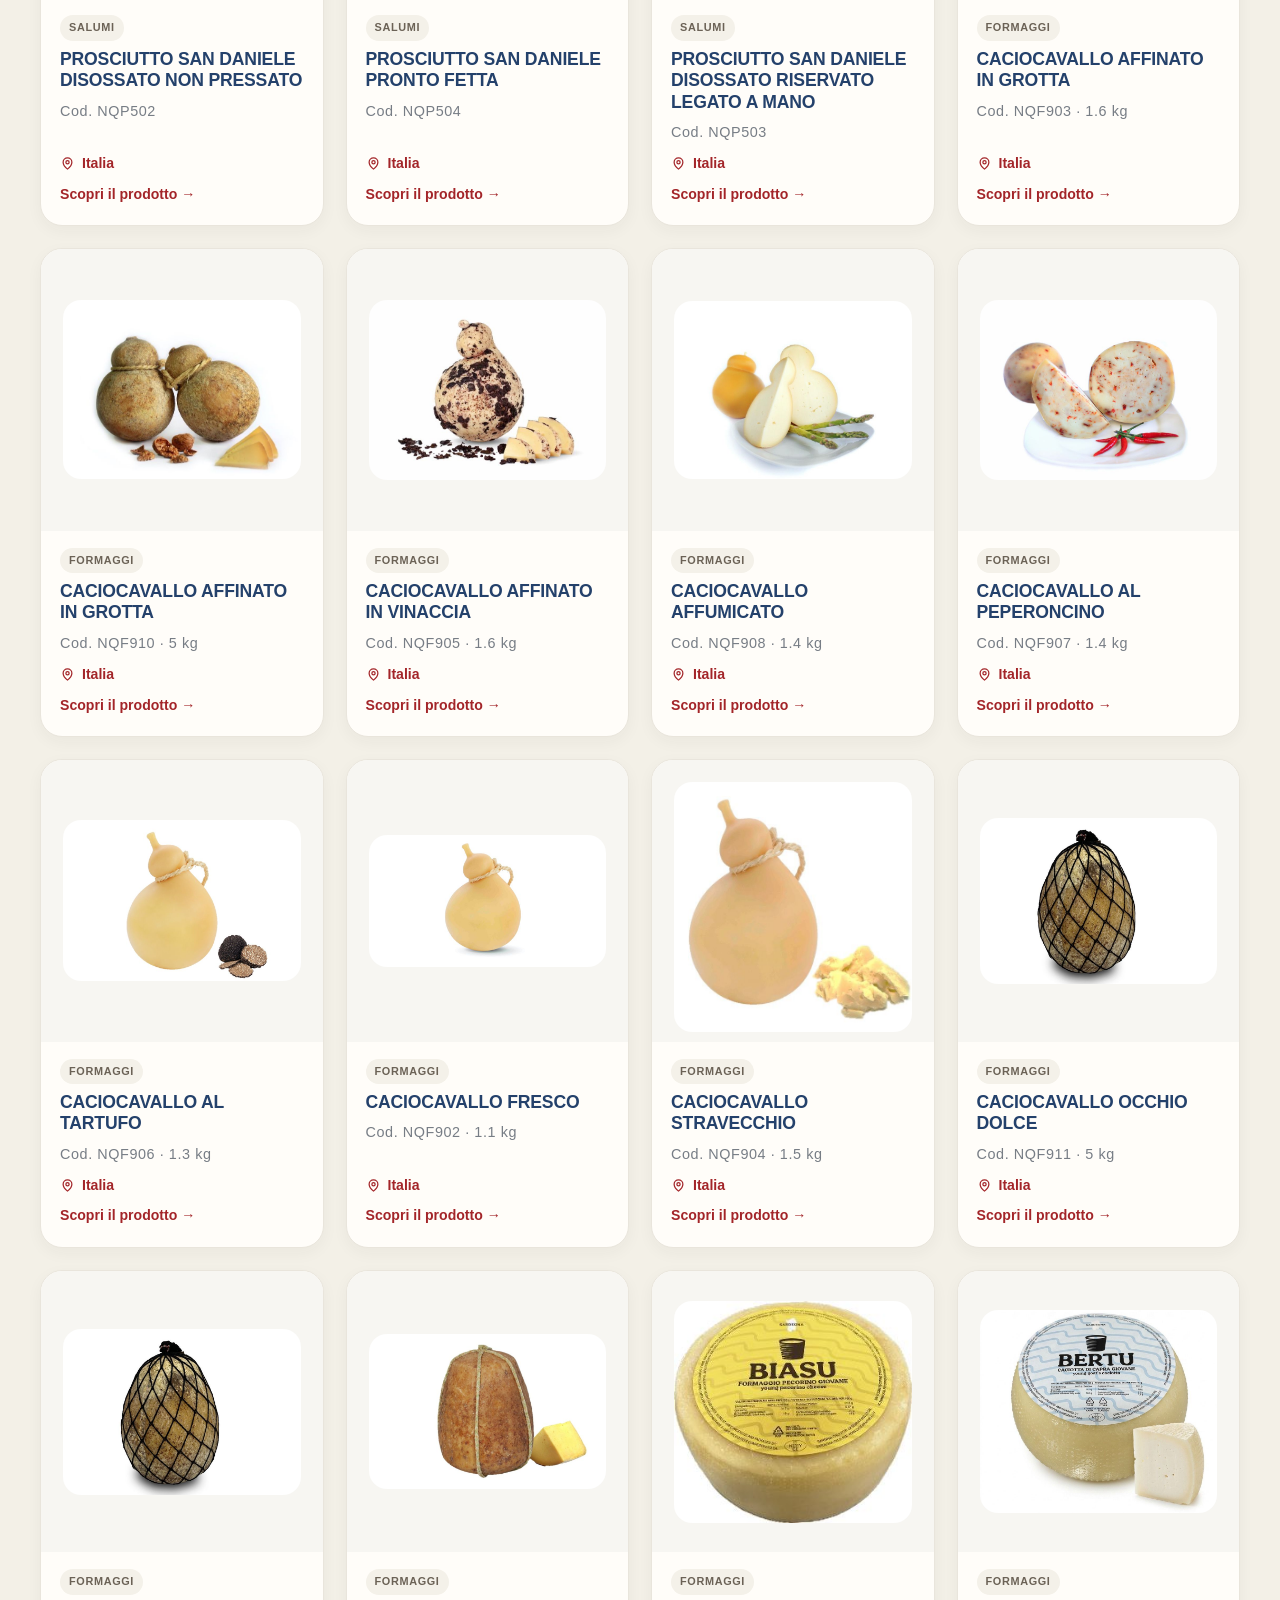
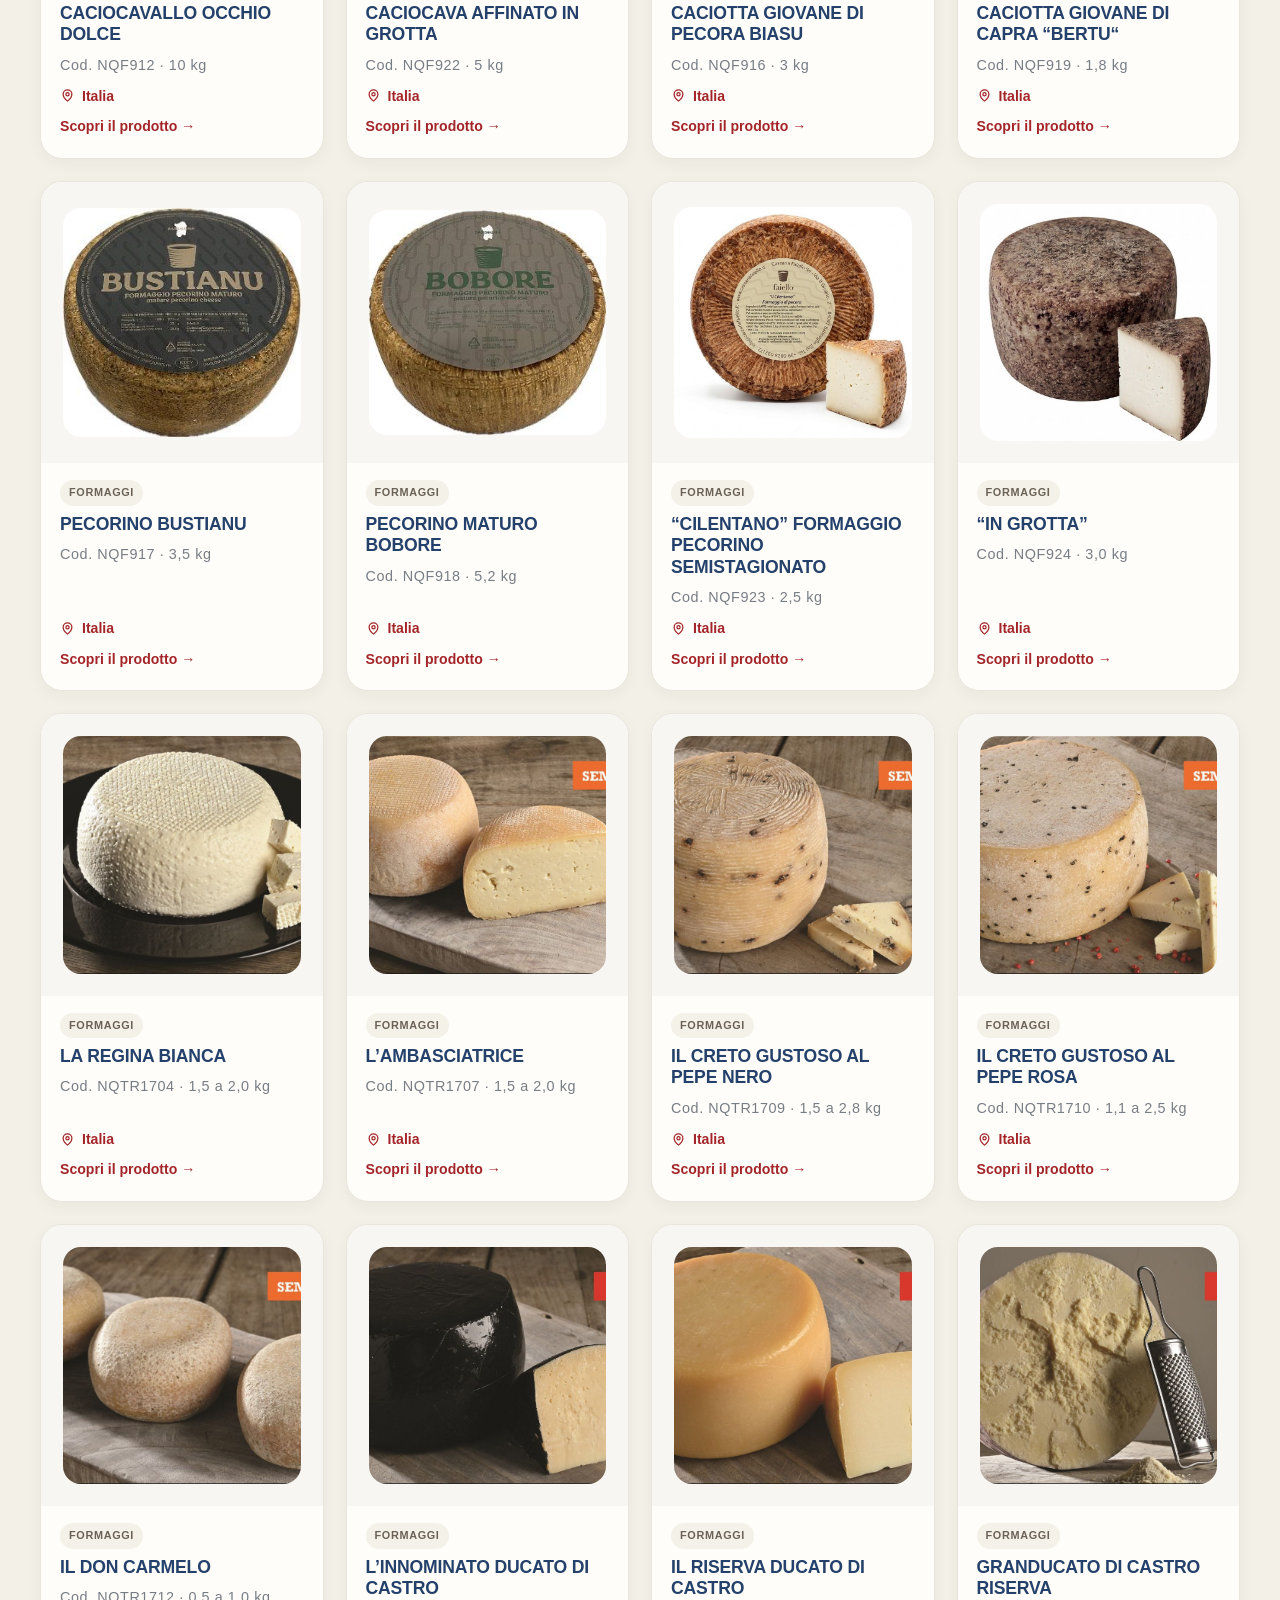
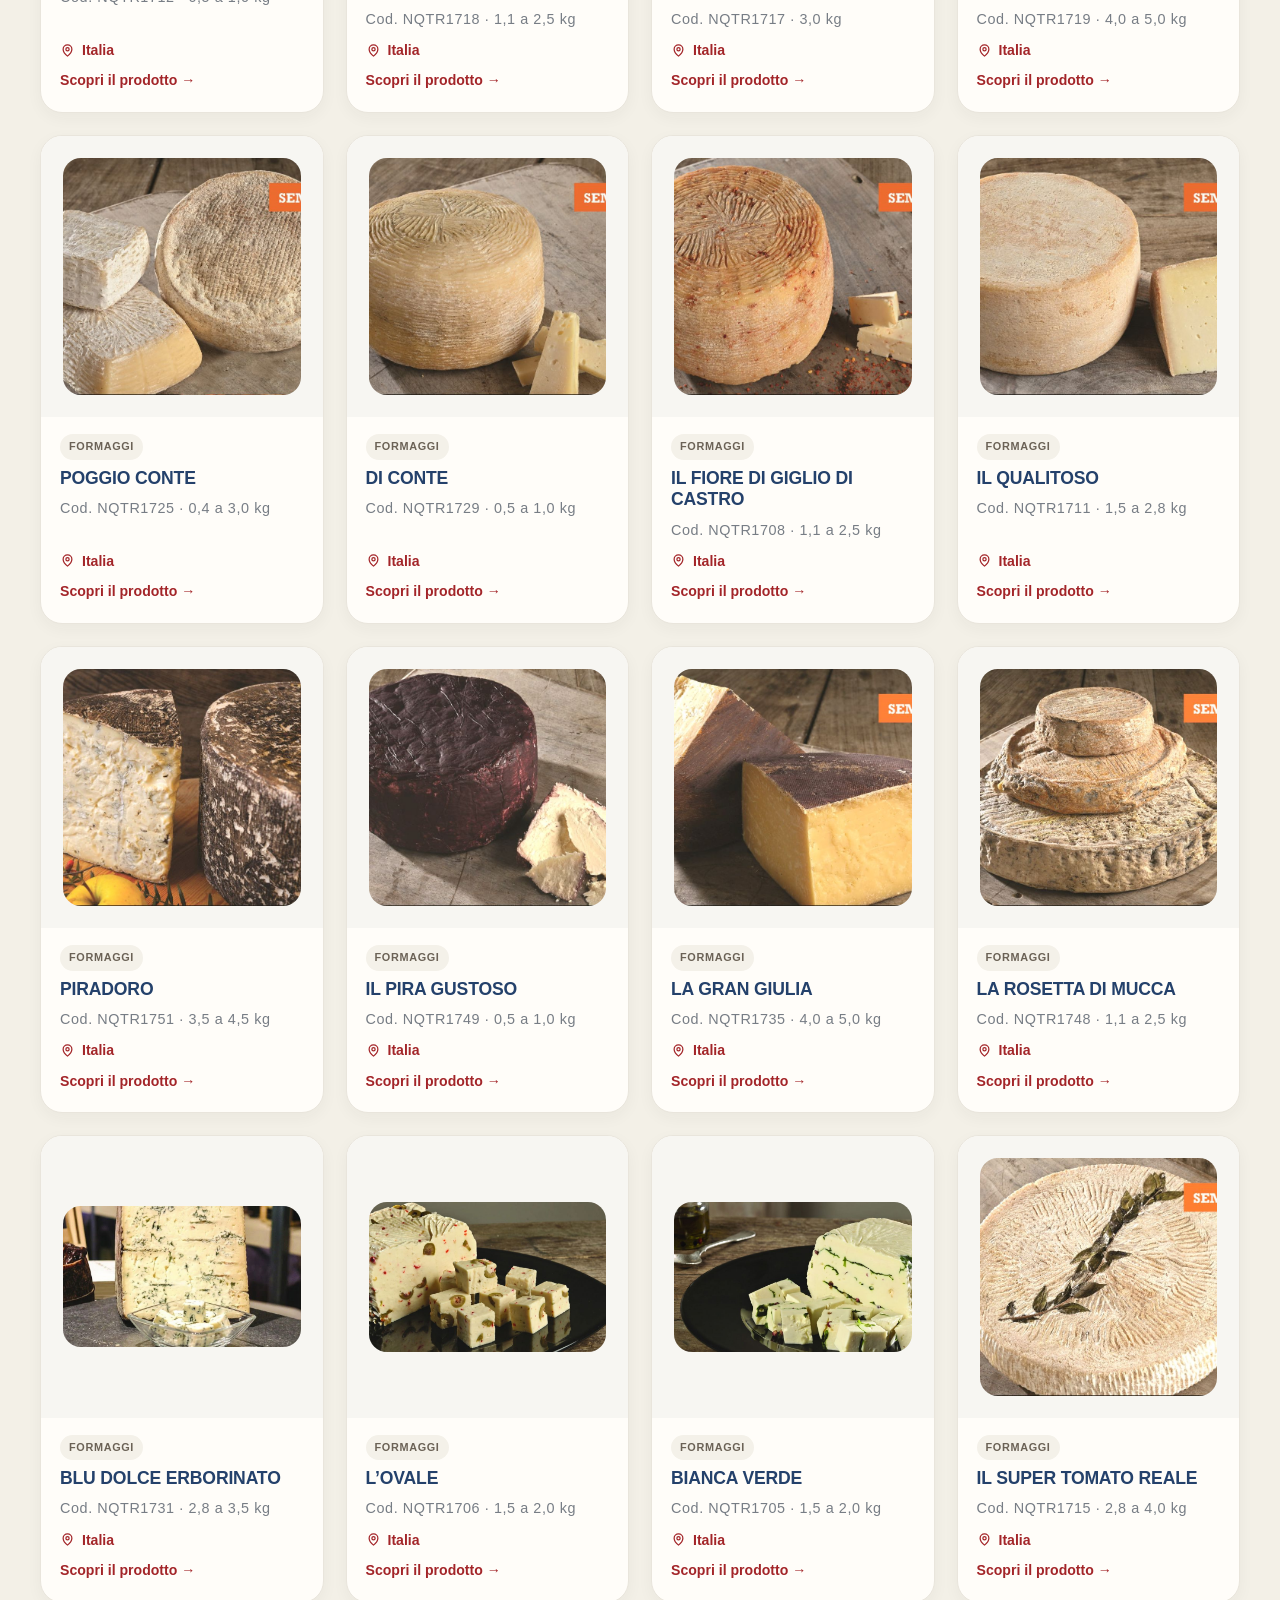
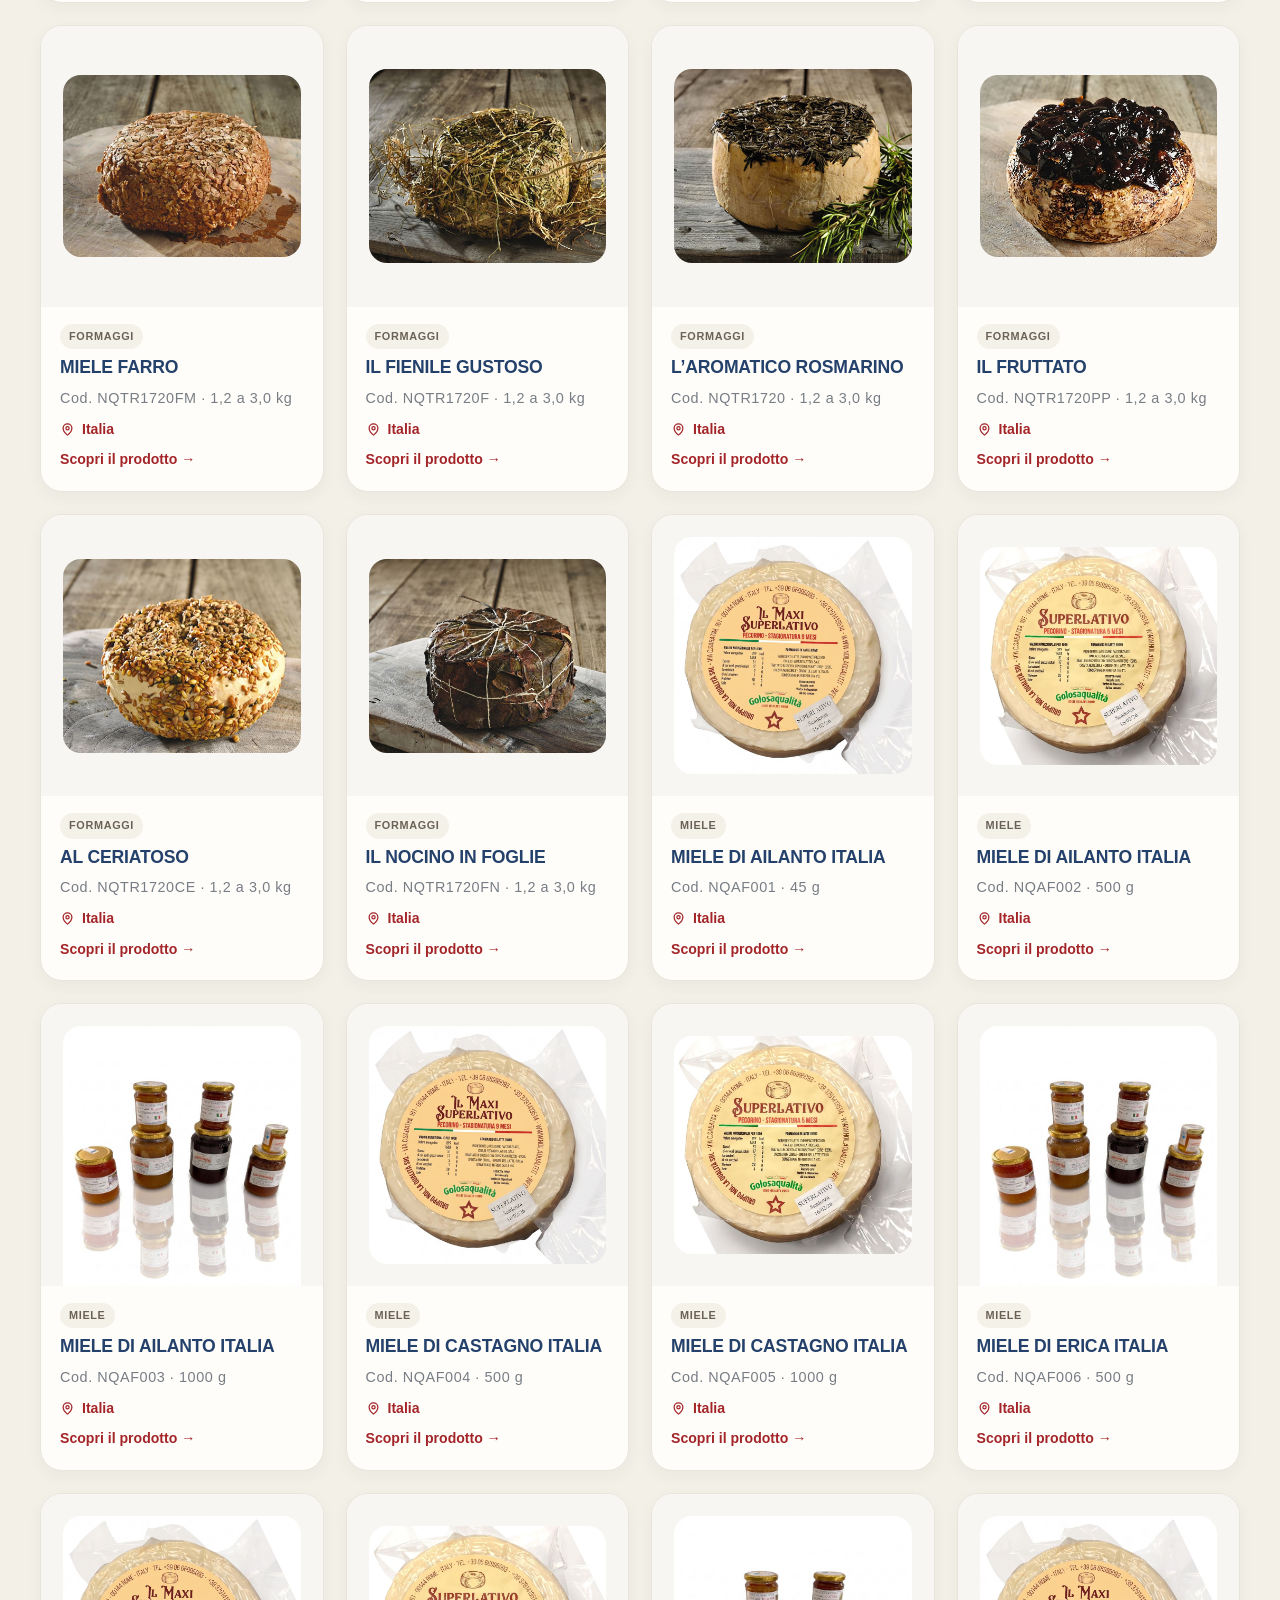
<file: catalogo.html>
<!DOCTYPE html>
<html lang="it">
<head>
  <meta charset="UTF-8">
  <meta name="viewport" content="width=device-width, initial-scale=1">
  <title>Catalogo prodotti — Noi, la qualità</title>
  <meta name="description" content="Sfoglia il catalogo completo: pasta, riso, salumi, formaggi, sottoli, miele, tonno, tartufi, Doppio Senso e alcolici. Filtra per tipo e regione di origine.">
  <link rel="canonical" href="https://www.noilaqualita.it/catalogo/">
  <link rel="icon" type="image/png" href="assets/img/favicon.png">
  <meta property="og:type" content="website">
  <meta property="og:title" content="Catalogo prodotti — Noi, la qualità">
  <meta property="og:description" content="Pasta, salumi, formaggi, conserve e distillati: filtra per tipo e regione.">
  <meta property="og:image" content="assets/img/hero-cellar.jpg">
  <meta property="og:locale" content="it_IT">
  <link rel="stylesheet" href="assets/css/style.css">
</head>
<body>
  <header class="site-header">
    <div class="container header-inner">
      <a class="brand" href="index.html" aria-label="Noi, la qualità — Home">
        <img src="assets/img/logo.png" alt="Noi, la qualità — High Quality Food" width="190" height="103">
      </a>
      <button class="nav-toggle" aria-expanded="false" aria-controls="main-nav" aria-label="Apri il menu">
        <svg width="26" height="26" viewBox="0 0 24 24" fill="none" stroke="#24416B" stroke-width="2.2" stroke-linecap="round" aria-hidden="true"><path d="M4 7h16M4 12h16M4 17h16"/></svg>
      </button>
      <nav class="main-nav" id="main-nav" aria-label="Menu principale">
        <a href="index.html">Home</a>
        <a href="catalogo.html" class="current">Catalogo</a>
        <a href="index.html#tipi">Tipi di prodotto</a>
        <a href="index.html#brand">Il brand</a>
        <a href="index.html#contatti">Contatti</a>
        <a class="btn btn-primary nav-cta" href="catalogo.html">Sfoglia i prodotti</a>
      </nav>
    </div>
  </header>

  <main>
    <div class="page-head">
      <div class="container">
        <ol class="breadcrumb" aria-label="Percorso di navigazione">
          <li><a href="index.html">Home</a></li>
          <li aria-current="page">Catalogo</li>
        </ol>
        <h1>Catalogo prodotti</h1>
        <p>Tutte le referenze del catalogo 2026 in un'unica pagina. Usa i filtri per tipo e per regione di origine, oppure cerca per nome o codice.</p>
      </div>
    </div>

    <section class="section">
      <div class="container">
        <!-- Filtri -->
        <div class="filters" role="group" aria-label="Filtri del catalogo">
          <div class="filter-pills" id="type-filters">
            <button type="button" class="filter-pill" data-filter="all" aria-pressed="true">Tutti <span class="count">273</span></button>
            <button type="button" class="filter-pill" data-filter="pasta" aria-pressed="false">Pasta <span class="count">44</span></button>
            <button type="button" class="filter-pill" data-filter="riso" aria-pressed="false">Riso <span class="count">10</span></button>
            <button type="button" class="filter-pill" data-filter="salumi" aria-pressed="false">Salumi <span class="count">17</span></button>
            <button type="button" class="filter-pill" data-filter="formaggi" aria-pressed="false">Formaggi <span class="count">43</span></button>
            <button type="button" class="filter-pill" data-filter="sottoli" aria-pressed="false">Sottoli <span class="count">37</span></button>
            <button type="button" class="filter-pill" data-filter="miele" aria-pressed="false">Miele <span class="count">13</span></button>
            <button type="button" class="filter-pill" data-filter="tonno" aria-pressed="false">Tonno <span class="count">9</span></button>
            <button type="button" class="filter-pill" data-filter="tartufi" aria-pressed="false">Tartufi <span class="count">14</span></button>
            <button type="button" class="filter-pill" data-filter="doppio-senso" aria-pressed="false">Doppio Senso <span class="count">6</span></button>
            <button type="button" class="filter-pill" data-filter="alcolici" aria-pressed="false">Alcolici <span class="count">80</span></button>
          </div>
          <div class="filter-spacer"></div>
          <div class="filter-region">
            <label class="visually-hidden" for="region-filter">Filtra per regione</label>
            <select id="region-filter">
              <option value="all">Tutte le regioni</option>
              <option value="campania">Campania</option>
              <option value="friuli-venezia-giulia">Friuli-Venezia Giulia</option>
              <option value="italia">Italia</option>
              <option value="mar-mediterraneo">Mar Mediterraneo</option>
              <option value="toscana">Toscana</option>
            </select>
          </div>
          <div class="filter-search">
            <svg width="16" height="16" viewBox="0 0 24 24" fill="none" stroke="currentColor" stroke-width="2.2" stroke-linecap="round" aria-hidden="true"><circle cx="11" cy="11" r="7"/><path d="m21 21-4.3-4.3"/></svg>
            <label class="visually-hidden" for="search-input">Cerca un prodotto</label>
            <input type="search" id="search-input" placeholder="Cerca per nome o codice…" autocomplete="off">
          </div>
        </div>

        <p class="result-line" id="result-line" aria-live="polite"><strong>273</strong> prodotti trovati</p>

        <!-- Griglia prodotti -->
        <div class="product-grid" id="product-grid">
          <article class="product-card" data-type="pasta" data-region="italia" data-search="spaghettoni nqe217 pasta 500g">
            <a href="prodotto.html">
              <span class="thumb"><img src="assets/img/catalog-nqe217.jpg" alt="SPAGHETTONI" loading="lazy" width="844" height="1149"></span>
              <span class="body">
                <span class="badge">Pasta</span>
                <h3>SPAGHETTONI</h3>
                <span class="sku">Cod. NQE217 · 500 g</span>
                <span class="region"><svg width="15" height="15" viewBox="0 0 24 24" fill="none" stroke="currentColor" stroke-width="2" stroke-linecap="round" stroke-linejoin="round" aria-hidden="true"><path d="M12 21s-7-5.6-7-11a7 7 0 1 1 14 0c0 5.4-7 11-7 11z"/><circle cx="12" cy="10" r="2.6"/></svg> Italia</span>
                <span class="more">Scopri il prodotto →</span>
              </span>
            </a>
          </article>
          <article class="product-card" data-type="pasta" data-region="italia" data-search="mezzo pacchero nqe204 pasta 500g">
            <a href="prodotto.html">
              <span class="thumb"><img src="assets/img/catalog-nqe204.jpg" alt="MEZZO PACCHERO" loading="lazy" width="844" height="1149"></span>
              <span class="body">
                <span class="badge">Pasta</span>
                <h3>MEZZO PACCHERO</h3>
                <span class="sku">Cod. NQE204 · 500 g</span>
                <span class="region"><svg width="15" height="15" viewBox="0 0 24 24" fill="none" stroke="currentColor" stroke-width="2" stroke-linecap="round" stroke-linejoin="round" aria-hidden="true"><path d="M12 21s-7-5.6-7-11a7 7 0 1 1 14 0c0 5.4-7 11-7 11z"/><circle cx="12" cy="10" r="2.6"/></svg> Italia</span>
                <span class="more">Scopri il prodotto →</span>
              </span>
            </a>
          </article>
          <article class="product-card" data-type="pasta" data-region="italia" data-search="lumaconi nqe202 pasta 500g">
            <a href="prodotto.html">
              <span class="thumb"><img src="assets/img/catalog-nqe202.jpg" alt="LUMACONI" loading="lazy" width="844" height="1149"></span>
              <span class="body">
                <span class="badge">Pasta</span>
                <h3>LUMACONI</h3>
                <span class="sku">Cod. NQE202 · 500 g</span>
                <span class="region"><svg width="15" height="15" viewBox="0 0 24 24" fill="none" stroke="currentColor" stroke-width="2" stroke-linecap="round" stroke-linejoin="round" aria-hidden="true"><path d="M12 21s-7-5.6-7-11a7 7 0 1 1 14 0c0 5.4-7 11-7 11z"/><circle cx="12" cy="10" r="2.6"/></svg> Italia</span>
                <span class="more">Scopri il prodotto →</span>
              </span>
            </a>
          </article>
          <article class="product-card" data-type="pasta" data-region="italia" data-search="penne lisce o rigate nqe205 pasta 500g">
            <a href="prodotto.html">
              <span class="thumb"><img src="assets/img/catalog-nqe205.jpg" alt="PENNE LISCE O RIGATE" loading="lazy" width="844" height="1149"></span>
              <span class="body">
                <span class="badge">Pasta</span>
                <h3>PENNE LISCE O RIGATE</h3>
                <span class="sku">Cod. NQE205 · 500 g</span>
                <span class="region"><svg width="15" height="15" viewBox="0 0 24 24" fill="none" stroke="currentColor" stroke-width="2" stroke-linecap="round" stroke-linejoin="round" aria-hidden="true"><path d="M12 21s-7-5.6-7-11a7 7 0 1 1 14 0c0 5.4-7 11-7 11z"/><circle cx="12" cy="10" r="2.6"/></svg> Italia</span>
                <span class="more">Scopri il prodotto →</span>
              </span>
            </a>
          </article>
          <article class="product-card" data-type="pasta" data-region="italia" data-search="mezze maniche nqe203 pasta 500g">
            <a href="prodotto.html">
              <span class="thumb"><img src="assets/img/catalog-nqe203.jpg" alt="MEZZE MANICHE" loading="lazy" width="844" height="1149"></span>
              <span class="body">
                <span class="badge">Pasta</span>
                <h3>MEZZE MANICHE</h3>
                <span class="sku">Cod. NQE203 · 500 g</span>
                <span class="region"><svg width="15" height="15" viewBox="0 0 24 24" fill="none" stroke="currentColor" stroke-width="2" stroke-linecap="round" stroke-linejoin="round" aria-hidden="true"><path d="M12 21s-7-5.6-7-11a7 7 0 1 1 14 0c0 5.4-7 11-7 11z"/><circle cx="12" cy="10" r="2.6"/></svg> Italia</span>
                <span class="more">Scopri il prodotto →</span>
              </span>
            </a>
          </article>
          <article class="product-card" data-type="pasta" data-region="italia" data-search="tubettoni lisci o rigati nqe206 pasta 500g">
            <a href="prodotto.html">
              <span class="thumb"><img src="assets/img/catalog-nqe206.jpg" alt="TUBETTONI LISCI O RIGATI" loading="lazy" width="844" height="1149"></span>
              <span class="body">
                <span class="badge">Pasta</span>
                <h3>TUBETTONI LISCI O RIGATI</h3>
                <span class="sku">Cod. NQE206 · 500 g</span>
                <span class="region"><svg width="15" height="15" viewBox="0 0 24 24" fill="none" stroke="currentColor" stroke-width="2" stroke-linecap="round" stroke-linejoin="round" aria-hidden="true"><path d="M12 21s-7-5.6-7-11a7 7 0 1 1 14 0c0 5.4-7 11-7 11z"/><circle cx="12" cy="10" r="2.6"/></svg> Italia</span>
                <span class="more">Scopri il prodotto →</span>
              </span>
            </a>
          </article>
          <article class="product-card" data-type="pasta" data-region="italia" data-search="fusillone nqe209 pasta 500g">
            <a href="prodotto.html">
              <span class="thumb"><img src="assets/img/catalog-nqe209.jpg" alt="FUSILLONE" loading="lazy" width="844" height="1149"></span>
              <span class="body">
                <span class="badge">Pasta</span>
                <h3>FUSILLONE</h3>
                <span class="sku">Cod. NQE209 · 500 g</span>
                <span class="region"><svg width="15" height="15" viewBox="0 0 24 24" fill="none" stroke="currentColor" stroke-width="2" stroke-linecap="round" stroke-linejoin="round" aria-hidden="true"><path d="M12 21s-7-5.6-7-11a7 7 0 1 1 14 0c0 5.4-7 11-7 11z"/><circle cx="12" cy="10" r="2.6"/></svg> Italia</span>
                <span class="more">Scopri il prodotto →</span>
              </span>
            </a>
          </article>
          <article class="product-card" data-type="pasta" data-region="italia" data-search="rigatoni nqe208 pasta 500g">
            <a href="prodotto.html">
              <span class="thumb"><img src="assets/img/catalog-nqe208.jpg" alt="RIGATONI" loading="lazy" width="844" height="1149"></span>
              <span class="body">
                <span class="badge">Pasta</span>
                <h3>RIGATONI</h3>
                <span class="sku">Cod. NQE208 · 500 g</span>
                <span class="region"><svg width="15" height="15" viewBox="0 0 24 24" fill="none" stroke="currentColor" stroke-width="2" stroke-linecap="round" stroke-linejoin="round" aria-hidden="true"><path d="M12 21s-7-5.6-7-11a7 7 0 1 1 14 0c0 5.4-7 11-7 11z"/><circle cx="12" cy="10" r="2.6"/></svg> Italia</span>
                <span class="more">Scopri il prodotto →</span>
              </span>
            </a>
          </article>
          <article class="product-card" data-type="pasta" data-region="italia" data-search="linguine nqe210 pasta 500g">
            <a href="prodotto.html">
              <span class="thumb"><img src="assets/img/catalog-nqe210.jpg" alt="LINGUINE" loading="lazy" width="844" height="1149"></span>
              <span class="body">
                <span class="badge">Pasta</span>
                <h3>LINGUINE</h3>
                <span class="sku">Cod. NQE210 · 500 g</span>
                <span class="region"><svg width="15" height="15" viewBox="0 0 24 24" fill="none" stroke="currentColor" stroke-width="2" stroke-linecap="round" stroke-linejoin="round" aria-hidden="true"><path d="M12 21s-7-5.6-7-11a7 7 0 1 1 14 0c0 5.4-7 11-7 11z"/><circle cx="12" cy="10" r="2.6"/></svg> Italia</span>
                <span class="more">Scopri il prodotto →</span>
              </span>
            </a>
          </article>
          <article class="product-card" data-type="pasta" data-region="italia" data-search="paccheri nqe213 pasta 500g">
            <a href="prodotto.html">
              <span class="thumb"><img src="assets/img/catalog-nqe213.jpg" alt="PACCHERI" loading="lazy" width="844" height="1149"></span>
              <span class="body">
                <span class="badge">Pasta</span>
                <h3>PACCHERI</h3>
                <span class="sku">Cod. NQE213 · 500 g</span>
                <span class="region"><svg width="15" height="15" viewBox="0 0 24 24" fill="none" stroke="currentColor" stroke-width="2" stroke-linecap="round" stroke-linejoin="round" aria-hidden="true"><path d="M12 21s-7-5.6-7-11a7 7 0 1 1 14 0c0 5.4-7 11-7 11z"/><circle cx="12" cy="10" r="2.6"/></svg> Italia</span>
                <span class="more">Scopri il prodotto →</span>
              </span>
            </a>
          </article>
          <article class="product-card" data-type="pasta" data-region="italia" data-search="taccole nqe212 pasta 500g">
            <a href="prodotto.html">
              <span class="thumb"><img src="assets/img/catalog-nqe212.jpg" alt="TACCOLE" loading="lazy" width="844" height="1149"></span>
              <span class="body">
                <span class="badge">Pasta</span>
                <h3>TACCOLE</h3>
                <span class="sku">Cod. NQE212 · 500 g</span>
                <span class="region"><svg width="15" height="15" viewBox="0 0 24 24" fill="none" stroke="currentColor" stroke-width="2" stroke-linecap="round" stroke-linejoin="round" aria-hidden="true"><path d="M12 21s-7-5.6-7-11a7 7 0 1 1 14 0c0 5.4-7 11-7 11z"/><circle cx="12" cy="10" r="2.6"/></svg> Italia</span>
                <span class="more">Scopri il prodotto →</span>
              </span>
            </a>
          </article>
          <article class="product-card" data-type="pasta" data-region="italia" data-search="ziti tagliati nqe215 pasta 500g">
            <a href="prodotto.html">
              <span class="thumb"><img src="assets/img/catalog-nqe215.jpg" alt="ZITI TAGLIATI" loading="lazy" width="844" height="1149"></span>
              <span class="body">
                <span class="badge">Pasta</span>
                <h3>ZITI TAGLIATI</h3>
                <span class="sku">Cod. NQE215 · 500 g</span>
                <span class="region"><svg width="15" height="15" viewBox="0 0 24 24" fill="none" stroke="currentColor" stroke-width="2" stroke-linecap="round" stroke-linejoin="round" aria-hidden="true"><path d="M12 21s-7-5.6-7-11a7 7 0 1 1 14 0c0 5.4-7 11-7 11z"/><circle cx="12" cy="10" r="2.6"/></svg> Italia</span>
                <span class="more">Scopri il prodotto →</span>
              </span>
            </a>
          </article>
          <article class="product-card" data-type="pasta" data-region="italia" data-search="pasta mista nqe211 pasta 500g">
            <a href="prodotto.html">
              <span class="thumb"><img src="assets/img/catalog-nqe211.jpg" alt="PASTA MISTA" loading="lazy" width="844" height="1149"></span>
              <span class="body">
                <span class="badge">Pasta</span>
                <h3>PASTA MISTA</h3>
                <span class="sku">Cod. NQE211 · 500 g</span>
                <span class="region"><svg width="15" height="15" viewBox="0 0 24 24" fill="none" stroke="currentColor" stroke-width="2" stroke-linecap="round" stroke-linejoin="round" aria-hidden="true"><path d="M12 21s-7-5.6-7-11a7 7 0 1 1 14 0c0 5.4-7 11-7 11z"/><circle cx="12" cy="10" r="2.6"/></svg> Italia</span>
                <span class="more">Scopri il prodotto →</span>
              </span>
            </a>
          </article>
          <article class="product-card" data-type="pasta" data-region="italia" data-search="tubettini nqe214 pasta 500g">
            <a href="prodotto.html">
              <span class="thumb"><img src="assets/img/catalog-nqe214.jpg" alt="TUBETTINI" loading="lazy" width="844" height="1149"></span>
              <span class="body">
                <span class="badge">Pasta</span>
                <h3>TUBETTINI</h3>
                <span class="sku">Cod. NQE214 · 500 g</span>
                <span class="region"><svg width="15" height="15" viewBox="0 0 24 24" fill="none" stroke="currentColor" stroke-width="2" stroke-linecap="round" stroke-linejoin="round" aria-hidden="true"><path d="M12 21s-7-5.6-7-11a7 7 0 1 1 14 0c0 5.4-7 11-7 11z"/><circle cx="12" cy="10" r="2.6"/></svg> Italia</span>
                <span class="more">Scopri il prodotto →</span>
              </span>
            </a>
          </article>
          <article class="product-card" data-type="pasta" data-region="italia" data-search="mafalde nqe216 pasta 500g">
            <a href="prodotto.html">
              <span class="thumb"><img src="assets/img/catalog-nqe216.jpg" alt="MAFALDE" loading="lazy" width="844" height="1149"></span>
              <span class="body">
                <span class="badge">Pasta</span>
                <h3>MAFALDE</h3>
                <span class="sku">Cod. NQE216 · 500 g</span>
                <span class="region"><svg width="15" height="15" viewBox="0 0 24 24" fill="none" stroke="currentColor" stroke-width="2" stroke-linecap="round" stroke-linejoin="round" aria-hidden="true"><path d="M12 21s-7-5.6-7-11a7 7 0 1 1 14 0c0 5.4-7 11-7 11z"/><circle cx="12" cy="10" r="2.6"/></svg> Italia</span>
                <span class="more">Scopri il prodotto →</span>
              </span>
            </a>
          </article>
          <article class="product-card" data-type="pasta" data-region="italia" data-search="fettuccine nqe207 pasta 500g">
            <a href="prodotto.html">
              <span class="thumb"><img src="assets/img/catalog-nqe207.jpg" alt="FETTUCCINE" loading="lazy" width="844" height="1149"></span>
              <span class="body">
                <span class="badge">Pasta</span>
                <h3>FETTUCCINE</h3>
                <span class="sku">Cod. NQE207 · 500 g</span>
                <span class="region"><svg width="15" height="15" viewBox="0 0 24 24" fill="none" stroke="currentColor" stroke-width="2" stroke-linecap="round" stroke-linejoin="round" aria-hidden="true"><path d="M12 21s-7-5.6-7-11a7 7 0 1 1 14 0c0 5.4-7 11-7 11z"/><circle cx="12" cy="10" r="2.6"/></svg> Italia</span>
                <span class="more">Scopri il prodotto →</span>
              </span>
            </a>
          </article>
          <article class="product-card" data-type="pasta" data-region="italia" data-search="fettuccine di campofilone zafferano nqbm1204 pasta 250g">
            <a href="prodotto.html">
              <span class="thumb"><img src="assets/img/catalog-nqbm1204.jpg" alt="FETTUCCINE DI CAMPOFILONE ZAFFERANO" loading="lazy" width="844" height="1149"></span>
              <span class="body">
                <span class="badge">Pasta</span>
                <h3>FETTUCCINE DI CAMPOFILONE ZAFFERANO</h3>
                <span class="sku">Cod. NQBM1204 · 250 g</span>
                <span class="region"><svg width="15" height="15" viewBox="0 0 24 24" fill="none" stroke="currentColor" stroke-width="2" stroke-linecap="round" stroke-linejoin="round" aria-hidden="true"><path d="M12 21s-7-5.6-7-11a7 7 0 1 1 14 0c0 5.4-7 11-7 11z"/><circle cx="12" cy="10" r="2.6"/></svg> Italia</span>
                <span class="more">Scopri il prodotto →</span>
              </span>
            </a>
          </article>
          <article class="product-card" data-type="pasta" data-region="italia" data-search="linguine di campofilone nqbm1211 pasta 250g">
            <a href="prodotto.html">
              <span class="thumb"><img src="assets/img/catalog-nqbm1211.jpg" alt="LINGUINE DI CAMPOFILONE" loading="lazy" width="844" height="1149"></span>
              <span class="body">
                <span class="badge">Pasta</span>
                <h3>LINGUINE DI CAMPOFILONE</h3>
                <span class="sku">Cod. NQBM1211 · 250 g</span>
                <span class="region"><svg width="15" height="15" viewBox="0 0 24 24" fill="none" stroke="currentColor" stroke-width="2" stroke-linecap="round" stroke-linejoin="round" aria-hidden="true"><path d="M12 21s-7-5.6-7-11a7 7 0 1 1 14 0c0 5.4-7 11-7 11z"/><circle cx="12" cy="10" r="2.6"/></svg> Italia</span>
                <span class="more">Scopri il prodotto →</span>
              </span>
            </a>
          </article>
          <article class="product-card" data-type="pasta" data-region="italia" data-search="maccheroncini di campofilone nqbm1207 pasta 250g">
            <a href="prodotto.html">
              <span class="thumb"><img src="assets/img/catalog-nqbm1207.jpg" alt="MACCHERONCINI DI CAMPOFILONE" loading="lazy" width="844" height="1149"></span>
              <span class="body">
                <span class="badge">Pasta</span>
                <h3>MACCHERONCINI DI CAMPOFILONE</h3>
                <span class="sku">Cod. NQBM1207 · 250 g</span>
                <span class="region"><svg width="15" height="15" viewBox="0 0 24 24" fill="none" stroke="currentColor" stroke-width="2" stroke-linecap="round" stroke-linejoin="round" aria-hidden="true"><path d="M12 21s-7-5.6-7-11a7 7 0 1 1 14 0c0 5.4-7 11-7 11z"/><circle cx="12" cy="10" r="2.6"/></svg> Italia</span>
                <span class="more">Scopri il prodotto →</span>
              </span>
            </a>
          </article>
          <article class="product-card" data-type="pasta" data-region="italia" data-search="sfoglia per lasagna di campofilo nqbm1206 pasta 250g">
            <a href="prodotto.html">
              <span class="thumb"><img src="assets/img/catalog-nqbm1206.jpg" alt="SFOGLIA PER LASAGNA DI CAMPOFILO" loading="lazy" width="844" height="1149"></span>
              <span class="body">
                <span class="badge">Pasta</span>
                <h3>SFOGLIA PER LASAGNA DI CAMPOFILO</h3>
                <span class="sku">Cod. NQBM1206 · 250 g</span>
                <span class="region"><svg width="15" height="15" viewBox="0 0 24 24" fill="none" stroke="currentColor" stroke-width="2" stroke-linecap="round" stroke-linejoin="round" aria-hidden="true"><path d="M12 21s-7-5.6-7-11a7 7 0 1 1 14 0c0 5.4-7 11-7 11z"/><circle cx="12" cy="10" r="2.6"/></svg> Italia</span>
                <span class="more">Scopri il prodotto →</span>
              </span>
            </a>
          </article>
          <article class="product-card" data-type="pasta" data-region="italia" data-search="ne nqbm1205 pasta 250g">
            <a href="prodotto.html">
              <span class="thumb"><img src="assets/img/catalog-nqbm1205.jpg" alt="NE" loading="lazy" width="844" height="1149"></span>
              <span class="body">
                <span class="badge">Pasta</span>
                <h3>NE</h3>
                <span class="sku">Cod. NQBM1205 · 250 g</span>
                <span class="region"><svg width="15" height="15" viewBox="0 0 24 24" fill="none" stroke="currentColor" stroke-width="2" stroke-linecap="round" stroke-linejoin="round" aria-hidden="true"><path d="M12 21s-7-5.6-7-11a7 7 0 1 1 14 0c0 5.4-7 11-7 11z"/><circle cx="12" cy="10" r="2.6"/></svg> Italia</span>
                <span class="more">Scopri il prodotto →</span>
              </span>
            </a>
          </article>
          <article class="product-card" data-type="pasta" data-region="italia" data-search="ne nqbm1202 pasta 250g">
            <a href="prodotto.html">
              <span class="thumb"><img src="assets/img/catalog-nqbm1202.jpg" alt="NE" loading="lazy" width="844" height="1149"></span>
              <span class="body">
                <span class="badge">Pasta</span>
                <h3>NE</h3>
                <span class="sku">Cod. NQBM1202 · 250 g</span>
                <span class="region"><svg width="15" height="15" viewBox="0 0 24 24" fill="none" stroke="currentColor" stroke-width="2" stroke-linecap="round" stroke-linejoin="round" aria-hidden="true"><path d="M12 21s-7-5.6-7-11a7 7 0 1 1 14 0c0 5.4-7 11-7 11z"/><circle cx="12" cy="10" r="2.6"/></svg> Italia</span>
                <span class="more">Scopri il prodotto →</span>
              </span>
            </a>
          </article>
          <article class="product-card" data-type="pasta" data-region="italia" data-search="pappardelle di campofilo nqbm1201 pasta 250g">
            <a href="prodotto.html">
              <span class="thumb"><img src="assets/img/catalog-nqbm1201.jpg" alt="PAPPARDELLE DI CAMPOFILO" loading="lazy" width="844" height="1149"></span>
              <span class="body">
                <span class="badge">Pasta</span>
                <h3>PAPPARDELLE DI CAMPOFILO</h3>
                <span class="sku">Cod. NQBM1201 · 250 g</span>
                <span class="region"><svg width="15" height="15" viewBox="0 0 24 24" fill="none" stroke="currentColor" stroke-width="2" stroke-linecap="round" stroke-linejoin="round" aria-hidden="true"><path d="M12 21s-7-5.6-7-11a7 7 0 1 1 14 0c0 5.4-7 11-7 11z"/><circle cx="12" cy="10" r="2.6"/></svg> Italia</span>
                <span class="more">Scopri il prodotto →</span>
              </span>
            </a>
          </article>
          <article class="product-card" data-type="pasta" data-region="italia" data-search="ne nqbm1203 pasta 250g">
            <a href="prodotto.html">
              <span class="thumb"><img src="assets/img/catalog-nqbm1203.jpg" alt="NE" loading="lazy" width="844" height="1149"></span>
              <span class="body">
                <span class="badge">Pasta</span>
                <h3>NE</h3>
                <span class="sku">Cod. NQBM1203 · 250 g</span>
                <span class="region"><svg width="15" height="15" viewBox="0 0 24 24" fill="none" stroke="currentColor" stroke-width="2" stroke-linecap="round" stroke-linejoin="round" aria-hidden="true"><path d="M12 21s-7-5.6-7-11a7 7 0 1 1 14 0c0 5.4-7 11-7 11z"/><circle cx="12" cy="10" r="2.6"/></svg> Italia</span>
                <span class="more">Scopri il prodotto →</span>
              </span>
            </a>
          </article>
          <article class="product-card" data-type="pasta" data-region="italia" data-search="fettuccine di campofilone peperoncino nqbm1209 pasta 250g">
            <a href="prodotto.html">
              <span class="thumb"><img src="assets/img/catalog-nqbm1209.jpg" alt="FETTUCCINE DI CAMPOFILONE PEPERONCINO" loading="lazy" width="844" height="1149"></span>
              <span class="body">
                <span class="badge">Pasta</span>
                <h3>FETTUCCINE DI CAMPOFILONE PEPERONCINO</h3>
                <span class="sku">Cod. NQBM1209 · 250 g</span>
                <span class="region"><svg width="15" height="15" viewBox="0 0 24 24" fill="none" stroke="currentColor" stroke-width="2" stroke-linecap="round" stroke-linejoin="round" aria-hidden="true"><path d="M12 21s-7-5.6-7-11a7 7 0 1 1 14 0c0 5.4-7 11-7 11z"/><circle cx="12" cy="10" r="2.6"/></svg> Italia</span>
                <span class="more">Scopri il prodotto →</span>
              </span>
            </a>
          </article>
          <article class="product-card" data-type="pasta" data-region="italia" data-search="fettuccine di campofilone tartufo nqbm1210 pasta 250g">
            <a href="prodotto.html">
              <span class="thumb"><img src="assets/img/catalog-nqbm1210.jpg" alt="FETTUCCINE DI CAMPOFILONE TARTUFO" loading="lazy" width="844" height="1149"></span>
              <span class="body">
                <span class="badge">Pasta</span>
                <h3>FETTUCCINE DI CAMPOFILONE TARTUFO</h3>
                <span class="sku">Cod. NQBM1210 · 250 g</span>
                <span class="region"><svg width="15" height="15" viewBox="0 0 24 24" fill="none" stroke="currentColor" stroke-width="2" stroke-linecap="round" stroke-linejoin="round" aria-hidden="true"><path d="M12 21s-7-5.6-7-11a7 7 0 1 1 14 0c0 5.4-7 11-7 11z"/><circle cx="12" cy="10" r="2.6"/></svg> Italia</span>
                <span class="more">Scopri il prodotto →</span>
              </span>
            </a>
          </article>
          <article class="product-card" data-type="pasta" data-region="italia" data-search="penne nqmvd2109 pasta 500g">
            <a href="prodotto.html">
              <span class="thumb"><img src="assets/img/catalog-nqmvd2109.jpg" alt="PENNE" loading="lazy" width="844" height="1149"></span>
              <span class="body">
                <span class="badge">Pasta</span>
                <h3>PENNE</h3>
                <span class="sku">Cod. NQMVD2109 · 500 g</span>
                <span class="region"><svg width="15" height="15" viewBox="0 0 24 24" fill="none" stroke="currentColor" stroke-width="2" stroke-linecap="round" stroke-linejoin="round" aria-hidden="true"><path d="M12 21s-7-5.6-7-11a7 7 0 1 1 14 0c0 5.4-7 11-7 11z"/><circle cx="12" cy="10" r="2.6"/></svg> Italia</span>
                <span class="more">Scopri il prodotto →</span>
              </span>
            </a>
          </article>
          <article class="product-card" data-type="pasta" data-region="italia" data-search="pici nqmvd2101 pasta 500g">
            <a href="prodotto.html">
              <span class="thumb"><img src="assets/img/catalog-nqmvd2101.jpg" alt="PICI" loading="lazy" width="844" height="1149"></span>
              <span class="body">
                <span class="badge">Pasta</span>
                <h3>PICI</h3>
                <span class="sku">Cod. NQMVD2101 · 500 g</span>
                <span class="region"><svg width="15" height="15" viewBox="0 0 24 24" fill="none" stroke="currentColor" stroke-width="2" stroke-linecap="round" stroke-linejoin="round" aria-hidden="true"><path d="M12 21s-7-5.6-7-11a7 7 0 1 1 14 0c0 5.4-7 11-7 11z"/><circle cx="12" cy="10" r="2.6"/></svg> Italia</span>
                <span class="more">Scopri il prodotto →</span>
              </span>
            </a>
          </article>
          <article class="product-card" data-type="pasta" data-region="italia" data-search="spaghettoni con curva nqmvd2105 pasta 400g">
            <a href="prodotto.html">
              <span class="thumb"><img src="assets/img/catalog-nqmvd2105.jpg" alt="SPAGHETTONI CON CURVA" loading="lazy" width="844" height="1149"></span>
              <span class="body">
                <span class="badge">Pasta</span>
                <h3>SPAGHETTONI CON CURVA</h3>
                <span class="sku">Cod. NQMVD2105 · 400 g</span>
                <span class="region"><svg width="15" height="15" viewBox="0 0 24 24" fill="none" stroke="currentColor" stroke-width="2" stroke-linecap="round" stroke-linejoin="round" aria-hidden="true"><path d="M12 21s-7-5.6-7-11a7 7 0 1 1 14 0c0 5.4-7 11-7 11z"/><circle cx="12" cy="10" r="2.6"/></svg> Italia</span>
                <span class="more">Scopri il prodotto →</span>
              </span>
            </a>
          </article>
          <article class="product-card" data-type="pasta" data-region="italia" data-search="pappardelle nqmvd2102 pasta 500g">
            <a href="prodotto.html">
              <span class="thumb"><img src="assets/img/catalog-nqmvd2102.jpg" alt="PAPPARDELLE" loading="lazy" width="844" height="1149"></span>
              <span class="body">
                <span class="badge">Pasta</span>
                <h3>PAPPARDELLE</h3>
                <span class="sku">Cod. NQMVD2102 · 500 g</span>
                <span class="region"><svg width="15" height="15" viewBox="0 0 24 24" fill="none" stroke="currentColor" stroke-width="2" stroke-linecap="round" stroke-linejoin="round" aria-hidden="true"><path d="M12 21s-7-5.6-7-11a7 7 0 1 1 14 0c0 5.4-7 11-7 11z"/><circle cx="12" cy="10" r="2.6"/></svg> Italia</span>
                <span class="more">Scopri il prodotto →</span>
              </span>
            </a>
          </article>
          <article class="product-card" data-type="pasta" data-region="italia" data-search="linguine con curva nqmvd2106 pasta 400g">
            <a href="prodotto.html">
              <span class="thumb"><img src="assets/img/catalog-nqmvd2106.jpg" alt="LINGUINE CON CURVA" loading="lazy" width="844" height="1149"></span>
              <span class="body">
                <span class="badge">Pasta</span>
                <h3>LINGUINE CON CURVA</h3>
                <span class="sku">Cod. NQMVD2106 · 400 g</span>
                <span class="region"><svg width="15" height="15" viewBox="0 0 24 24" fill="none" stroke="currentColor" stroke-width="2" stroke-linecap="round" stroke-linejoin="round" aria-hidden="true"><path d="M12 21s-7-5.6-7-11a7 7 0 1 1 14 0c0 5.4-7 11-7 11z"/><circle cx="12" cy="10" r="2.6"/></svg> Italia</span>
                <span class="more">Scopri il prodotto →</span>
              </span>
            </a>
          </article>
          <article class="product-card" data-type="pasta" data-region="italia" data-search="tagliatelle nqmvd2103 pasta 500g">
            <a href="prodotto.html">
              <span class="thumb"><img src="assets/img/catalog-nqmvd2103.jpg" alt="TAGLIATELLE" loading="lazy" width="844" height="1149"></span>
              <span class="body">
                <span class="badge">Pasta</span>
                <h3>TAGLIATELLE</h3>
                <span class="sku">Cod. NQMVD2103 · 500 g</span>
                <span class="region"><svg width="15" height="15" viewBox="0 0 24 24" fill="none" stroke="currentColor" stroke-width="2" stroke-linecap="round" stroke-linejoin="round" aria-hidden="true"><path d="M12 21s-7-5.6-7-11a7 7 0 1 1 14 0c0 5.4-7 11-7 11z"/><circle cx="12" cy="10" r="2.6"/></svg> Italia</span>
                <span class="more">Scopri il prodotto →</span>
              </span>
            </a>
          </article>
          <article class="product-card" data-type="pasta" data-region="italia" data-search="paccheri nqmvd2107 pasta 500g">
            <a href="prodotto.html">
              <span class="thumb"><img src="assets/img/catalog-nqmvd2107.jpg" alt="PACCHERI" loading="lazy" width="844" height="1149"></span>
              <span class="body">
                <span class="badge">Pasta</span>
                <h3>PACCHERI</h3>
                <span class="sku">Cod. NQMVD2107 · 500 g</span>
                <span class="region"><svg width="15" height="15" viewBox="0 0 24 24" fill="none" stroke="currentColor" stroke-width="2" stroke-linecap="round" stroke-linejoin="round" aria-hidden="true"><path d="M12 21s-7-5.6-7-11a7 7 0 1 1 14 0c0 5.4-7 11-7 11z"/><circle cx="12" cy="10" r="2.6"/></svg> Italia</span>
                <span class="more">Scopri il prodotto →</span>
              </span>
            </a>
          </article>
          <article class="product-card" data-type="pasta" data-region="italia" data-search="mezzi paccheri nqmvd2108 pasta 500g">
            <a href="prodotto.html">
              <span class="thumb"><img src="assets/img/catalog-nqmvd2108.jpg" alt="MEZZI PACCHERI" loading="lazy" width="844" height="1149"></span>
              <span class="body">
                <span class="badge">Pasta</span>
                <h3>MEZZI PACCHERI</h3>
                <span class="sku">Cod. NQMVD2108 · 500 g</span>
                <span class="region"><svg width="15" height="15" viewBox="0 0 24 24" fill="none" stroke="currentColor" stroke-width="2" stroke-linecap="round" stroke-linejoin="round" aria-hidden="true"><path d="M12 21s-7-5.6-7-11a7 7 0 1 1 14 0c0 5.4-7 11-7 11z"/><circle cx="12" cy="10" r="2.6"/></svg> Italia</span>
                <span class="more">Scopri il prodotto →</span>
              </span>
            </a>
          </article>
          <article class="product-card" data-type="pasta" data-region="italia" data-search="tagliolini nqmvd2104 pasta 400g">
            <a href="prodotto.html">
              <span class="thumb"><img src="assets/img/catalog-nqmvd2104.jpg" alt="TAGLIOLINI" loading="lazy" width="844" height="1149"></span>
              <span class="body">
                <span class="badge">Pasta</span>
                <h3>TAGLIOLINI</h3>
                <span class="sku">Cod. NQMVD2104 · 400 g</span>
                <span class="region"><svg width="15" height="15" viewBox="0 0 24 24" fill="none" stroke="currentColor" stroke-width="2" stroke-linecap="round" stroke-linejoin="round" aria-hidden="true"><path d="M12 21s-7-5.6-7-11a7 7 0 1 1 14 0c0 5.4-7 11-7 11z"/><circle cx="12" cy="10" r="2.6"/></svg> Italia</span>
                <span class="more">Scopri il prodotto →</span>
              </span>
            </a>
          </article>
          <article class="product-card" data-type="pasta" data-region="italia" data-search="fusilli farro monococco nqmvd2138 pasta 500g">
            <a href="prodotto.html">
              <span class="thumb"><img src="assets/img/catalog-nqmvd2138.jpg" alt="FUSILLI FARRO MONOCOCCO" loading="lazy" width="844" height="1149"></span>
              <span class="body">
                <span class="badge">Pasta</span>
                <h3>FUSILLI FARRO MONOCOCCO</h3>
                <span class="sku">Cod. NQMVD2138 · 500 g</span>
                <span class="region"><svg width="15" height="15" viewBox="0 0 24 24" fill="none" stroke="currentColor" stroke-width="2" stroke-linecap="round" stroke-linejoin="round" aria-hidden="true"><path d="M12 21s-7-5.6-7-11a7 7 0 1 1 14 0c0 5.4-7 11-7 11z"/><circle cx="12" cy="10" r="2.6"/></svg> Italia</span>
                <span class="more">Scopri il prodotto →</span>
              </span>
            </a>
          </article>
          <article class="product-card" data-type="pasta" data-region="italia" data-search="pennette farro monococco nqmvd2139 pasta 500g">
            <a href="prodotto.html">
              <span class="thumb"><img src="assets/img/catalog-nqmvd2139.jpg" alt="PENNETTE FARRO MONOCOCCO" loading="lazy" width="844" height="1149"></span>
              <span class="body">
                <span class="badge">Pasta</span>
                <h3>PENNETTE FARRO MONOCOCCO</h3>
                <span class="sku">Cod. NQMVD2139 · 500 g</span>
                <span class="region"><svg width="15" height="15" viewBox="0 0 24 24" fill="none" stroke="currentColor" stroke-width="2" stroke-linecap="round" stroke-linejoin="round" aria-hidden="true"><path d="M12 21s-7-5.6-7-11a7 7 0 1 1 14 0c0 5.4-7 11-7 11z"/><circle cx="12" cy="10" r="2.6"/></svg> Italia</span>
                <span class="more">Scopri il prodotto →</span>
              </span>
            </a>
          </article>
          <article class="product-card" data-type="pasta" data-region="italia" data-search="tagliatelle farro monococco nqmvd2140 pasta 500g">
            <a href="prodotto.html">
              <span class="thumb"><img src="assets/img/catalog-nqmvd2140.jpg" alt="TAGLIATELLE FARRO MONOCOCCO" loading="lazy" width="844" height="1149"></span>
              <span class="body">
                <span class="badge">Pasta</span>
                <h3>TAGLIATELLE FARRO MONOCOCCO</h3>
                <span class="sku">Cod. NQMVD2140 · 500 g</span>
                <span class="region"><svg width="15" height="15" viewBox="0 0 24 24" fill="none" stroke="currentColor" stroke-width="2" stroke-linecap="round" stroke-linejoin="round" aria-hidden="true"><path d="M12 21s-7-5.6-7-11a7 7 0 1 1 14 0c0 5.4-7 11-7 11z"/><circle cx="12" cy="10" r="2.6"/></svg> Italia</span>
                <span class="more">Scopri il prodotto →</span>
              </span>
            </a>
          </article>
          <article class="product-card" data-type="pasta" data-region="italia" data-search="tubetti rigati nqmvd2113 pasta 500g">
            <a href="prodotto.html">
              <span class="thumb"><img src="assets/img/catalog-nqmvd2113.jpg" alt="TUBETTI RIGATI" loading="lazy" width="844" height="1149"></span>
              <span class="body">
                <span class="badge">Pasta</span>
                <h3>TUBETTI RIGATI</h3>
                <span class="sku">Cod. NQMVD2113 · 500 g</span>
                <span class="region"><svg width="15" height="15" viewBox="0 0 24 24" fill="none" stroke="currentColor" stroke-width="2" stroke-linecap="round" stroke-linejoin="round" aria-hidden="true"><path d="M12 21s-7-5.6-7-11a7 7 0 1 1 14 0c0 5.4-7 11-7 11z"/><circle cx="12" cy="10" r="2.6"/></svg> Italia</span>
                <span class="more">Scopri il prodotto →</span>
              </span>
            </a>
          </article>
          <article class="product-card" data-type="pasta" data-region="italia" data-search="tempestine nqmvd2114 pasta 500g">
            <a href="prodotto.html">
              <span class="thumb"><img src="assets/img/catalog-nqmvd2114.jpg" alt="TEMPESTINE" loading="lazy" width="844" height="1149"></span>
              <span class="body">
                <span class="badge">Pasta</span>
                <h3>TEMPESTINE</h3>
                <span class="sku">Cod. NQMVD2114 · 500 g</span>
                <span class="region"><svg width="15" height="15" viewBox="0 0 24 24" fill="none" stroke="currentColor" stroke-width="2" stroke-linecap="round" stroke-linejoin="round" aria-hidden="true"><path d="M12 21s-7-5.6-7-11a7 7 0 1 1 14 0c0 5.4-7 11-7 11z"/><circle cx="12" cy="10" r="2.6"/></svg> Italia</span>
                <span class="more">Scopri il prodotto →</span>
              </span>
            </a>
          </article>
          <article class="product-card" data-type="pasta" data-region="italia" data-search="conchiglie rigate nqmvd2171 pasta 160g">
            <a href="prodotto.html">
              <span class="thumb"><img src="assets/img/catalog-nqmvd2171.jpg" alt="CONCHIGLIE RIGATE" loading="lazy" width="844" height="1149"></span>
              <span class="body">
                <span class="badge">Pasta</span>
                <h3>CONCHIGLIE RIGATE</h3>
                <span class="sku">Cod. NQMVD2171 · 160 g</span>
                <span class="region"><svg width="15" height="15" viewBox="0 0 24 24" fill="none" stroke="currentColor" stroke-width="2" stroke-linecap="round" stroke-linejoin="round" aria-hidden="true"><path d="M12 21s-7-5.6-7-11a7 7 0 1 1 14 0c0 5.4-7 11-7 11z"/><circle cx="12" cy="10" r="2.6"/></svg> Italia</span>
                <span class="more">Scopri il prodotto →</span>
              </span>
            </a>
          </article>
          <article class="product-card" data-type="pasta" data-region="italia" data-search="fusilloni rigati nqmvd2110 pasta 500g">
            <a href="prodotto.html">
              <span class="thumb"><img src="assets/img/catalog-nqmvd2110.jpg" alt="FUSILLONI RIGATI" loading="lazy" width="844" height="1149"></span>
              <span class="body">
                <span class="badge">Pasta</span>
                <h3>FUSILLONI RIGATI</h3>
                <span class="sku">Cod. NQMVD2110 · 500 g</span>
                <span class="region"><svg width="15" height="15" viewBox="0 0 24 24" fill="none" stroke="currentColor" stroke-width="2" stroke-linecap="round" stroke-linejoin="round" aria-hidden="true"><path d="M12 21s-7-5.6-7-11a7 7 0 1 1 14 0c0 5.4-7 11-7 11z"/><circle cx="12" cy="10" r="2.6"/></svg> Italia</span>
                <span class="more">Scopri il prodotto →</span>
              </span>
            </a>
          </article>
          <article class="product-card" data-type="pasta" data-region="italia" data-search="rigatoni nqmvd2111 pasta 500g">
            <a href="prodotto.html">
              <span class="thumb"><img src="assets/img/catalog-nqmvd2111.jpg" alt="RIGATONI" loading="lazy" width="844" height="1149"></span>
              <span class="body">
                <span class="badge">Pasta</span>
                <h3>RIGATONI</h3>
                <span class="sku">Cod. NQMVD2111 · 500 g</span>
                <span class="region"><svg width="15" height="15" viewBox="0 0 24 24" fill="none" stroke="currentColor" stroke-width="2" stroke-linecap="round" stroke-linejoin="round" aria-hidden="true"><path d="M12 21s-7-5.6-7-11a7 7 0 1 1 14 0c0 5.4-7 11-7 11z"/><circle cx="12" cy="10" r="2.6"/></svg> Italia</span>
                <span class="more">Scopri il prodotto →</span>
              </span>
            </a>
          </article>
          <article class="product-card" data-type="pasta" data-region="italia" data-search="casarecce nqmvd2112 pasta 500g">
            <a href="prodotto.html">
              <span class="thumb"><img src="assets/img/catalog-nqmvd2112.jpg" alt="CASARECCE" loading="lazy" width="844" height="1149"></span>
              <span class="body">
                <span class="badge">Pasta</span>
                <h3>CASARECCE</h3>
                <span class="sku">Cod. NQMVD2112 · 500 g</span>
                <span class="region"><svg width="15" height="15" viewBox="0 0 24 24" fill="none" stroke="currentColor" stroke-width="2" stroke-linecap="round" stroke-linejoin="round" aria-hidden="true"><path d="M12 21s-7-5.6-7-11a7 7 0 1 1 14 0c0 5.4-7 11-7 11z"/><circle cx="12" cy="10" r="2.6"/></svg> Italia</span>
                <span class="more">Scopri il prodotto →</span>
              </span>
            </a>
          </article>
          <article class="product-card" data-type="riso" data-region="italia" data-search="riso baldo nqra1101 riso 1kg">
            <a href="prodotto.html">
              <span class="thumb"><img src="assets/img/catalog-nqra1101.jpg" alt="RISO BALDO" loading="lazy" width="844" height="1149"></span>
              <span class="body">
                <span class="badge">Riso</span>
                <h3>RISO BALDO</h3>
                <span class="sku">Cod. NQRA1101 · 1 kg</span>
                <span class="region"><svg width="15" height="15" viewBox="0 0 24 24" fill="none" stroke="currentColor" stroke-width="2" stroke-linecap="round" stroke-linejoin="round" aria-hidden="true"><path d="M12 21s-7-5.6-7-11a7 7 0 1 1 14 0c0 5.4-7 11-7 11z"/><circle cx="12" cy="10" r="2.6"/></svg> Italia</span>
                <span class="more">Scopri il prodotto →</span>
              </span>
            </a>
          </article>
          <article class="product-card" data-type="riso" data-region="italia" data-search="riso arborio nqra1103 riso 1kg">
            <a href="prodotto.html">
              <span class="thumb"><img src="assets/img/catalog-nqra1103.jpg" alt="RISO Arborio" loading="lazy" width="844" height="1149"></span>
              <span class="body">
                <span class="badge">Riso</span>
                <h3>RISO Arborio</h3>
                <span class="sku">Cod. NQRA1103 · 1 kg</span>
                <span class="region"><svg width="15" height="15" viewBox="0 0 24 24" fill="none" stroke="currentColor" stroke-width="2" stroke-linecap="round" stroke-linejoin="round" aria-hidden="true"><path d="M12 21s-7-5.6-7-11a7 7 0 1 1 14 0c0 5.4-7 11-7 11z"/><circle cx="12" cy="10" r="2.6"/></svg> Italia</span>
                <span class="more">Scopri il prodotto →</span>
              </span>
            </a>
          </article>
          <article class="product-card" data-type="riso" data-region="italia" data-search="riso roma nqra1102 riso 1kg">
            <a href="prodotto.html">
              <span class="thumb"><img src="assets/img/catalog-nqra1102.jpg" alt="RISO ROMA" loading="lazy" width="844" height="1149"></span>
              <span class="body">
                <span class="badge">Riso</span>
                <h3>RISO ROMA</h3>
                <span class="sku">Cod. NQRA1102 · 1 kg</span>
                <span class="region"><svg width="15" height="15" viewBox="0 0 24 24" fill="none" stroke="currentColor" stroke-width="2" stroke-linecap="round" stroke-linejoin="round" aria-hidden="true"><path d="M12 21s-7-5.6-7-11a7 7 0 1 1 14 0c0 5.4-7 11-7 11z"/><circle cx="12" cy="10" r="2.6"/></svg> Italia</span>
                <span class="more">Scopri il prodotto →</span>
              </span>
            </a>
          </article>
          <article class="product-card" data-type="riso" data-region="italia" data-search="riso carnaroli nqra1104 riso 1kg">
            <a href="prodotto.html">
              <span class="thumb"><img src="assets/img/catalog-nqra1104.jpg" alt="RISO CARNAROLI" loading="lazy" width="844" height="1149"></span>
              <span class="body">
                <span class="badge">Riso</span>
                <h3>RISO CARNAROLI</h3>
                <span class="sku">Cod. NQRA1104 · 1 kg</span>
                <span class="region"><svg width="15" height="15" viewBox="0 0 24 24" fill="none" stroke="currentColor" stroke-width="2" stroke-linecap="round" stroke-linejoin="round" aria-hidden="true"><path d="M12 21s-7-5.6-7-11a7 7 0 1 1 14 0c0 5.4-7 11-7 11z"/><circle cx="12" cy="10" r="2.6"/></svg> Italia</span>
                <span class="more">Scopri il prodotto →</span>
              </span>
            </a>
          </article>
          <article class="product-card" data-type="riso" data-region="italia" data-search="riso arborio nqra1105 riso 500g">
            <a href="prodotto.html">
              <span class="thumb"><img src="assets/img/catalog-nqra1105.jpg" alt="RISO ARBORIO" loading="lazy" width="844" height="1149"></span>
              <span class="body">
                <span class="badge">Riso</span>
                <h3>RISO ARBORIO</h3>
                <span class="sku">Cod. NQRA1105 · 500 g</span>
                <span class="region"><svg width="15" height="15" viewBox="0 0 24 24" fill="none" stroke="currentColor" stroke-width="2" stroke-linecap="round" stroke-linejoin="round" aria-hidden="true"><path d="M12 21s-7-5.6-7-11a7 7 0 1 1 14 0c0 5.4-7 11-7 11z"/><circle cx="12" cy="10" r="2.6"/></svg> Italia</span>
                <span class="more">Scopri il prodotto →</span>
              </span>
            </a>
          </article>
          <article class="product-card" data-type="riso" data-region="italia" data-search="riso nero integrale medio nqra1106 riso 500g">
            <a href="prodotto.html">
              <span class="thumb"><img src="assets/img/catalog-nqra1106.jpg" alt="RISO NERO INTEGRALE MEDIO" loading="lazy" width="844" height="1149"></span>
              <span class="body">
                <span class="badge">Riso</span>
                <h3>RISO NERO INTEGRALE MEDIO</h3>
                <span class="sku">Cod. NQRA1106 · 500 g</span>
                <span class="region"><svg width="15" height="15" viewBox="0 0 24 24" fill="none" stroke="currentColor" stroke-width="2" stroke-linecap="round" stroke-linejoin="round" aria-hidden="true"><path d="M12 21s-7-5.6-7-11a7 7 0 1 1 14 0c0 5.4-7 11-7 11z"/><circle cx="12" cy="10" r="2.6"/></svg> Italia</span>
                <span class="more">Scopri il prodotto →</span>
              </span>
            </a>
          </article>
          <article class="product-card" data-type="riso" data-region="italia" data-search="riso rosso integrale nqra1107 riso 500g">
            <a href="prodotto.html">
              <span class="thumb"><img src="assets/img/catalog-nqra1107.jpg" alt="RISO ROSSO INTEGRALE" loading="lazy" width="844" height="1149"></span>
              <span class="body">
                <span class="badge">Riso</span>
                <h3>RISO ROSSO INTEGRALE</h3>
                <span class="sku">Cod. NQRA1107 · 500 g</span>
                <span class="region"><svg width="15" height="15" viewBox="0 0 24 24" fill="none" stroke="currentColor" stroke-width="2" stroke-linecap="round" stroke-linejoin="round" aria-hidden="true"><path d="M12 21s-7-5.6-7-11a7 7 0 1 1 14 0c0 5.4-7 11-7 11z"/><circle cx="12" cy="10" r="2.6"/></svg> Italia</span>
                <span class="more">Scopri il prodotto →</span>
              </span>
            </a>
          </article>
          <article class="product-card" data-type="riso" data-region="italia" data-search="lungo nqra1108 riso 500g">
            <a href="prodotto.html">
              <span class="thumb"><img src="assets/img/catalog-nqra1108.jpg" alt="LUNGO" loading="lazy" width="844" height="1149"></span>
              <span class="body">
                <span class="badge">Riso</span>
                <h3>LUNGO</h3>
                <span class="sku">Cod. NQRA1108 · 500 g</span>
                <span class="region"><svg width="15" height="15" viewBox="0 0 24 24" fill="none" stroke="currentColor" stroke-width="2" stroke-linecap="round" stroke-linejoin="round" aria-hidden="true"><path d="M12 21s-7-5.6-7-11a7 7 0 1 1 14 0c0 5.4-7 11-7 11z"/><circle cx="12" cy="10" r="2.6"/></svg> Italia</span>
                <span class="more">Scopri il prodotto →</span>
              </span>
            </a>
          </article>
          <article class="product-card" data-type="riso" data-region="italia" data-search="riso rubinum nqra1109 riso 500g">
            <a href="prodotto.html">
              <span class="thumb"><img src="assets/img/catalog-nqra1109.jpg" alt="RISO RUBINUM" loading="lazy" width="844" height="1149"></span>
              <span class="body">
                <span class="badge">Riso</span>
                <h3>RISO RUBINUM</h3>
                <span class="sku">Cod. NQRA1109 · 500 g</span>
                <span class="region"><svg width="15" height="15" viewBox="0 0 24 24" fill="none" stroke="currentColor" stroke-width="2" stroke-linecap="round" stroke-linejoin="round" aria-hidden="true"><path d="M12 21s-7-5.6-7-11a7 7 0 1 1 14 0c0 5.4-7 11-7 11z"/><circle cx="12" cy="10" r="2.6"/></svg> Italia</span>
                <span class="more">Scopri il prodotto →</span>
              </span>
            </a>
          </article>
          <article class="product-card" data-type="riso" data-region="italia" data-search="riso ebano nqra1110 riso 500g">
            <a href="prodotto.html">
              <span class="thumb"><img src="assets/img/catalog-nqra1110.jpg" alt="RISO Ebano" loading="lazy" width="844" height="1149"></span>
              <span class="body">
                <span class="badge">Riso</span>
                <h3>RISO Ebano</h3>
                <span class="sku">Cod. NQRA1110 · 500 g</span>
                <span class="region"><svg width="15" height="15" viewBox="0 0 24 24" fill="none" stroke="currentColor" stroke-width="2" stroke-linecap="round" stroke-linejoin="round" aria-hidden="true"><path d="M12 21s-7-5.6-7-11a7 7 0 1 1 14 0c0 5.4-7 11-7 11z"/><circle cx="12" cy="10" r="2.6"/></svg> Italia</span>
                <span class="more">Scopri il prodotto →</span>
              </span>
            </a>
          </article>
          <article class="product-card" data-type="salumi" data-region="italia" data-search="salame strolghino nqs401 salumi peso variabile da 0,6 kg">
            <a href="prodotto.html">
              <span class="thumb"><img src="assets/img/catalog-nqs401.jpg" alt="SALAME STROLGHINO" loading="lazy" width="844" height="1149"></span>
              <span class="body">
                <span class="badge">Salumi</span>
                <h3>SALAME STROLGHINO</h3>
                <span class="sku">Cod. NQS401 · peso variabile da 0,6 kg</span>
                <span class="region"><svg width="15" height="15" viewBox="0 0 24 24" fill="none" stroke="currentColor" stroke-width="2" stroke-linecap="round" stroke-linejoin="round" aria-hidden="true"><path d="M12 21s-7-5.6-7-11a7 7 0 1 1 14 0c0 5.4-7 11-7 11z"/><circle cx="12" cy="10" r="2.6"/></svg> Italia</span>
                <span class="more">Scopri il prodotto →</span>
              </span>
            </a>
          </article>
          <article class="product-card" data-type="salumi" data-region="italia" data-search="salame mariola nqs402 salumi peso variabile da 5,0 kg">
            <a href="prodotto.html">
              <span class="thumb"><img src="assets/img/catalog-nqs402.jpg" alt="SALAME MARIOLA" loading="lazy" width="844" height="1149"></span>
              <span class="body">
                <span class="badge">Salumi</span>
                <h3>SALAME MARIOLA</h3>
                <span class="sku">Cod. NQS402 · peso variabile da 5,0 kg</span>
                <span class="region"><svg width="15" height="15" viewBox="0 0 24 24" fill="none" stroke="currentColor" stroke-width="2" stroke-linecap="round" stroke-linejoin="round" aria-hidden="true"><path d="M12 21s-7-5.6-7-11a7 7 0 1 1 14 0c0 5.4-7 11-7 11z"/><circle cx="12" cy="10" r="2.6"/></svg> Italia</span>
                <span class="more">Scopri il prodotto →</span>
              </span>
            </a>
          </article>
          <article class="product-card" data-type="salumi" data-region="italia" data-search="cuor di prosciutto nqs405 salumi peso variabile da 7,5 a 8,0 kg">
            <a href="prodotto.html">
              <span class="thumb"><img src="assets/img/catalog-nqs405.jpg" alt="CUOR DI PROSCIUTTO" loading="lazy" width="844" height="1149"></span>
              <span class="body">
                <span class="badge">Salumi</span>
                <h3>CUOR DI PROSCIUTTO</h3>
                <span class="sku">Cod. NQS405 · peso variabile da 7,5 a 8,0 kg</span>
                <span class="region"><svg width="15" height="15" viewBox="0 0 24 24" fill="none" stroke="currentColor" stroke-width="2" stroke-linecap="round" stroke-linejoin="round" aria-hidden="true"><path d="M12 21s-7-5.6-7-11a7 7 0 1 1 14 0c0 5.4-7 11-7 11z"/><circle cx="12" cy="10" r="2.6"/></svg> Italia</span>
                <span class="more">Scopri il prodotto →</span>
              </span>
            </a>
          </article>
          <article class="product-card" data-type="salumi" data-region="italia" data-search="spalla cotto nqs404 salumi ">
            <a href="prodotto.html">
              <span class="thumb"><img src="assets/img/catalog-nqs404.jpg" alt="SPALLA COTTO" loading="lazy" width="844" height="1149"></span>
              <span class="body">
                <span class="badge">Salumi</span>
                <h3>SPALLA COTTO</h3>
                <span class="sku">Cod. NQS404</span>
                <span class="region"><svg width="15" height="15" viewBox="0 0 24 24" fill="none" stroke="currentColor" stroke-width="2" stroke-linecap="round" stroke-linejoin="round" aria-hidden="true"><path d="M12 21s-7-5.6-7-11a7 7 0 1 1 14 0c0 5.4-7 11-7 11z"/><circle cx="12" cy="10" r="2.6"/></svg> Italia</span>
                <span class="more">Scopri il prodotto →</span>
              </span>
            </a>
          </article>
          <article class="product-card" data-type="salumi" data-region="italia" data-search="gola guanciale nqs406 salumi ">
            <a href="prodotto.html">
              <span class="thumb"><img src="assets/img/catalog-nqs406.jpg" alt="GOLA GUANCIALE" loading="lazy" width="844" height="1149"></span>
              <span class="body">
                <span class="badge">Salumi</span>
                <h3>GOLA GUANCIALE</h3>
                <span class="sku">Cod. NQS406</span>
                <span class="region"><svg width="15" height="15" viewBox="0 0 24 24" fill="none" stroke="currentColor" stroke-width="2" stroke-linecap="round" stroke-linejoin="round" aria-hidden="true"><path d="M12 21s-7-5.6-7-11a7 7 0 1 1 14 0c0 5.4-7 11-7 11z"/><circle cx="12" cy="10" r="2.6"/></svg> Italia</span>
                <span class="more">Scopri il prodotto →</span>
              </span>
            </a>
          </article>
          <article class="product-card" data-type="salumi" data-region="italia" data-search="prosciutto parma 24 mesi con osso nqs407 salumi ">
            <a href="prodotto.html">
              <span class="thumb"><img src="assets/img/catalog-nqs407.jpg" alt="PROSCIUTTO PARMA 24 MESI CON OSSO" loading="lazy" width="844" height="1149"></span>
              <span class="body">
                <span class="badge">Salumi</span>
                <h3>PROSCIUTTO PARMA 24 MESI CON OSSO</h3>
                <span class="sku">Cod. NQS407</span>
                <span class="region"><svg width="15" height="15" viewBox="0 0 24 24" fill="none" stroke="currentColor" stroke-width="2" stroke-linecap="round" stroke-linejoin="round" aria-hidden="true"><path d="M12 21s-7-5.6-7-11a7 7 0 1 1 14 0c0 5.4-7 11-7 11z"/><circle cx="12" cy="10" r="2.6"/></svg> Italia</span>
                <span class="more">Scopri il prodotto →</span>
              </span>
            </a>
          </article>
          <article class="product-card" data-type="salumi" data-region="italia" data-search="prosciutto parma 24 mesi senza osso nqs408 salumi ">
            <a href="prodotto.html">
              <span class="thumb"><img src="assets/img/catalog-nqs408.jpg" alt="PROSCIUTTO PARMA 24 MESI SENZA OSSO" loading="lazy" width="844" height="1149"></span>
              <span class="body">
                <span class="badge">Salumi</span>
                <h3>PROSCIUTTO PARMA 24 MESI SENZA OSSO</h3>
                <span class="sku">Cod. NQS408</span>
                <span class="region"><svg width="15" height="15" viewBox="0 0 24 24" fill="none" stroke="currentColor" stroke-width="2" stroke-linecap="round" stroke-linejoin="round" aria-hidden="true"><path d="M12 21s-7-5.6-7-11a7 7 0 1 1 14 0c0 5.4-7 11-7 11z"/><circle cx="12" cy="10" r="2.6"/></svg> Italia</span>
                <span class="more">Scopri il prodotto →</span>
              </span>
            </a>
          </article>
          <article class="product-card" data-type="salumi" data-region="italia" data-search="prosciutto parma 30 mesi con osso nqs409 salumi ">
            <a href="prodotto.html">
              <span class="thumb"><img src="assets/img/catalog-nqs409.jpg" alt="PROSCIUTTO PARMA 30 MESI CON OSSO" loading="lazy" width="844" height="1149"></span>
              <span class="body">
                <span class="badge">Salumi</span>
                <h3>PROSCIUTTO PARMA 30 MESI CON OSSO</h3>
                <span class="sku">Cod. NQS409</span>
                <span class="region"><svg width="15" height="15" viewBox="0 0 24 24" fill="none" stroke="currentColor" stroke-width="2" stroke-linecap="round" stroke-linejoin="round" aria-hidden="true"><path d="M12 21s-7-5.6-7-11a7 7 0 1 1 14 0c0 5.4-7 11-7 11z"/><circle cx="12" cy="10" r="2.6"/></svg> Italia</span>
                <span class="more">Scopri il prodotto →</span>
              </span>
            </a>
          </article>
          <article class="product-card" data-type="salumi" data-region="italia" data-search="prosciutto parma 30 mesi senza osso nqs410 salumi peso variabile da 6,0 kg">
            <a href="prodotto.html">
              <span class="thumb"><img src="assets/img/catalog-nqs410.jpg" alt="PROSCIUTTO PARMA 30 MESI SENZA OSSO" loading="lazy" width="844" height="1149"></span>
              <span class="body">
                <span class="badge">Salumi</span>
                <h3>PROSCIUTTO PARMA 30 MESI SENZA OSSO</h3>
                <span class="sku">Cod. NQS410 · peso variabile da 6,0 kg</span>
                <span class="region"><svg width="15" height="15" viewBox="0 0 24 24" fill="none" stroke="currentColor" stroke-width="2" stroke-linecap="round" stroke-linejoin="round" aria-hidden="true"><path d="M12 21s-7-5.6-7-11a7 7 0 1 1 14 0c0 5.4-7 11-7 11z"/><circle cx="12" cy="10" r="2.6"/></svg> Italia</span>
                <span class="more">Scopri il prodotto →</span>
              </span>
            </a>
          </article>
          <article class="product-card" data-type="salumi" data-region="italia" data-search="mortadella nostrana con pistacchi nqs403 salumi ">
            <a href="prodotto.html">
              <span class="thumb"><img src="assets/img/catalog-nqs403.jpg" alt="MORTADELLA NOSTRANA CON PISTACCHI" loading="lazy" width="844" height="1149"></span>
              <span class="body">
                <span class="badge">Salumi</span>
                <h3>MORTADELLA NOSTRANA CON PISTACCHI</h3>
                <span class="sku">Cod. NQS403</span>
                <span class="region"><svg width="15" height="15" viewBox="0 0 24 24" fill="none" stroke="currentColor" stroke-width="2" stroke-linecap="round" stroke-linejoin="round" aria-hidden="true"><path d="M12 21s-7-5.6-7-11a7 7 0 1 1 14 0c0 5.4-7 11-7 11z"/><circle cx="12" cy="10" r="2.6"/></svg> Italia</span>
                <span class="more">Scopri il prodotto →</span>
              </span>
            </a>
          </article>
          <article class="product-card" data-type="salumi" data-region="italia" data-search="lonzardo nqs421 salumi ">
            <a href="prodotto.html">
              <span class="thumb"><img src="assets/img/catalog-nqs421.jpg" alt="LONZARDO" loading="lazy" width="844" height="1149"></span>
              <span class="body">
                <span class="badge">Salumi</span>
                <h3>LONZARDO</h3>
                <span class="sku">Cod. NQS421</span>
                <span class="region"><svg width="15" height="15" viewBox="0 0 24 24" fill="none" stroke="currentColor" stroke-width="2" stroke-linecap="round" stroke-linejoin="round" aria-hidden="true"><path d="M12 21s-7-5.6-7-11a7 7 0 1 1 14 0c0 5.4-7 11-7 11z"/><circle cx="12" cy="10" r="2.6"/></svg> Italia</span>
                <span class="more">Scopri il prodotto →</span>
              </span>
            </a>
          </article>
          <article class="product-card" data-type="salumi" data-region="italia" data-search="lardo nostrano nqr100 salumi ">
            <a href="prodotto.html">
              <span class="thumb"><img src="assets/img/catalog-nqr100.jpg" alt="LARDO NOSTRANO" loading="lazy" width="844" height="1149"></span>
              <span class="body">
                <span class="badge">Salumi</span>
                <h3>LARDO NOSTRANO</h3>
                <span class="sku">Cod. NQR100</span>
                <span class="region"><svg width="15" height="15" viewBox="0 0 24 24" fill="none" stroke="currentColor" stroke-width="2" stroke-linecap="round" stroke-linejoin="round" aria-hidden="true"><path d="M12 21s-7-5.6-7-11a7 7 0 1 1 14 0c0 5.4-7 11-7 11z"/><circle cx="12" cy="10" r="2.6"/></svg> Italia</span>
                <span class="more">Scopri il prodotto →</span>
              </span>
            </a>
          </article>
          <article class="product-card" data-type="salumi" data-region="italia" data-search="prosciutto scelto per golosa qualità nqs422 salumi ">
            <a href="prodotto.html">
              <span class="thumb"><img src="assets/img/catalog-nqs422.jpg" alt="PROSCIUTTO SCELTO PER GOLOSA QUALITÀ" loading="lazy" width="844" height="1149"></span>
              <span class="body">
                <span class="badge">Salumi</span>
                <h3>PROSCIUTTO SCELTO PER GOLOSA QUALITÀ</h3>
                <span class="sku">Cod. NQS422</span>
                <span class="region"><svg width="15" height="15" viewBox="0 0 24 24" fill="none" stroke="currentColor" stroke-width="2" stroke-linecap="round" stroke-linejoin="round" aria-hidden="true"><path d="M12 21s-7-5.6-7-11a7 7 0 1 1 14 0c0 5.4-7 11-7 11z"/><circle cx="12" cy="10" r="2.6"/></svg> Italia</span>
                <span class="more">Scopri il prodotto →</span>
              </span>
            </a>
          </article>
          <article class="product-card" data-type="salumi" data-region="italia" data-search="prosciutto san daniele con osso nqp501 salumi ">
            <a href="prodotto.html">
              <span class="thumb"><img src="assets/img/catalog-nqp501.jpg" alt="PROSCIUTTO SAN DANIELE CON OSSO" loading="lazy" width="844" height="1149"></span>
              <span class="body">
                <span class="badge">Salumi</span>
                <h3>PROSCIUTTO SAN DANIELE CON OSSO</h3>
                <span class="sku">Cod. NQP501</span>
                <span class="region"><svg width="15" height="15" viewBox="0 0 24 24" fill="none" stroke="currentColor" stroke-width="2" stroke-linecap="round" stroke-linejoin="round" aria-hidden="true"><path d="M12 21s-7-5.6-7-11a7 7 0 1 1 14 0c0 5.4-7 11-7 11z"/><circle cx="12" cy="10" r="2.6"/></svg> Italia</span>
                <span class="more">Scopri il prodotto →</span>
              </span>
            </a>
          </article>
          <article class="product-card" data-type="salumi" data-region="italia" data-search="prosciutto san daniele disossato non pressato nqp502 salumi ">
            <a href="prodotto.html">
              <span class="thumb"><img src="assets/img/catalog-nqp502.jpg" alt="PROSCIUTTO SAN DANIELE DISOSSATO NON PRESSATO" loading="lazy" width="844" height="1149"></span>
              <span class="body">
                <span class="badge">Salumi</span>
                <h3>PROSCIUTTO SAN DANIELE DISOSSATO NON PRESSATO</h3>
                <span class="sku">Cod. NQP502</span>
                <span class="region"><svg width="15" height="15" viewBox="0 0 24 24" fill="none" stroke="currentColor" stroke-width="2" stroke-linecap="round" stroke-linejoin="round" aria-hidden="true"><path d="M12 21s-7-5.6-7-11a7 7 0 1 1 14 0c0 5.4-7 11-7 11z"/><circle cx="12" cy="10" r="2.6"/></svg> Italia</span>
                <span class="more">Scopri il prodotto →</span>
              </span>
            </a>
          </article>
          <article class="product-card" data-type="salumi" data-region="italia" data-search="prosciutto san daniele pronto fetta nqp504 salumi ">
            <a href="prodotto.html">
              <span class="thumb"><img src="assets/img/catalog-nqp504.jpg" alt="PROSCIUTTO SAN DANIELE PRONTO FETTA" loading="lazy" width="844" height="1149"></span>
              <span class="body">
                <span class="badge">Salumi</span>
                <h3>PROSCIUTTO SAN DANIELE PRONTO FETTA</h3>
                <span class="sku">Cod. NQP504</span>
                <span class="region"><svg width="15" height="15" viewBox="0 0 24 24" fill="none" stroke="currentColor" stroke-width="2" stroke-linecap="round" stroke-linejoin="round" aria-hidden="true"><path d="M12 21s-7-5.6-7-11a7 7 0 1 1 14 0c0 5.4-7 11-7 11z"/><circle cx="12" cy="10" r="2.6"/></svg> Italia</span>
                <span class="more">Scopri il prodotto →</span>
              </span>
            </a>
          </article>
          <article class="product-card" data-type="salumi" data-region="italia" data-search="prosciutto san daniele disossato riservato legato a mano nqp503 salumi ">
            <a href="prodotto.html">
              <span class="thumb"><img src="assets/img/catalog-nqp503.jpg" alt="PROSCIUTTO SAN DANIELE DISOSSATO RISERVATO LEGATO A MANO" loading="lazy" width="844" height="1149"></span>
              <span class="body">
                <span class="badge">Salumi</span>
                <h3>PROSCIUTTO SAN DANIELE DISOSSATO RISERVATO LEGATO A MANO</h3>
                <span class="sku">Cod. NQP503</span>
                <span class="region"><svg width="15" height="15" viewBox="0 0 24 24" fill="none" stroke="currentColor" stroke-width="2" stroke-linecap="round" stroke-linejoin="round" aria-hidden="true"><path d="M12 21s-7-5.6-7-11a7 7 0 1 1 14 0c0 5.4-7 11-7 11z"/><circle cx="12" cy="10" r="2.6"/></svg> Italia</span>
                <span class="more">Scopri il prodotto →</span>
              </span>
            </a>
          </article>
          <article class="product-card" data-type="formaggi" data-region="italia" data-search="caciocavallo affinato in grotta nqf903 formaggi 1.6kg">
            <a href="prodotto.html">
              <span class="thumb"><img src="assets/img/catalog-nqf903.jpg" alt="CACIOCAVALLO AFFINATO IN GROTTA" loading="lazy" width="844" height="1149"></span>
              <span class="body">
                <span class="badge">Formaggi</span>
                <h3>CACIOCAVALLO AFFINATO IN GROTTA</h3>
                <span class="sku">Cod. NQF903 · 1.6 kg</span>
                <span class="region"><svg width="15" height="15" viewBox="0 0 24 24" fill="none" stroke="currentColor" stroke-width="2" stroke-linecap="round" stroke-linejoin="round" aria-hidden="true"><path d="M12 21s-7-5.6-7-11a7 7 0 1 1 14 0c0 5.4-7 11-7 11z"/><circle cx="12" cy="10" r="2.6"/></svg> Italia</span>
                <span class="more">Scopri il prodotto →</span>
              </span>
            </a>
          </article>
          <article class="product-card" data-type="formaggi" data-region="italia" data-search="caciocavallo affinato in grotta nqf910 formaggi 5kg">
            <a href="prodotto.html">
              <span class="thumb"><img src="assets/img/catalog-nqf910.jpg" alt="CACIOCAVALLO AFFINATO IN GROTTA" loading="lazy" width="844" height="1149"></span>
              <span class="body">
                <span class="badge">Formaggi</span>
                <h3>CACIOCAVALLO AFFINATO IN GROTTA</h3>
                <span class="sku">Cod. NQF910 · 5 kg</span>
                <span class="region"><svg width="15" height="15" viewBox="0 0 24 24" fill="none" stroke="currentColor" stroke-width="2" stroke-linecap="round" stroke-linejoin="round" aria-hidden="true"><path d="M12 21s-7-5.6-7-11a7 7 0 1 1 14 0c0 5.4-7 11-7 11z"/><circle cx="12" cy="10" r="2.6"/></svg> Italia</span>
                <span class="more">Scopri il prodotto →</span>
              </span>
            </a>
          </article>
          <article class="product-card" data-type="formaggi" data-region="italia" data-search="caciocavallo affinato in vinaccia nqf905 formaggi 1.6kg">
            <a href="prodotto.html">
              <span class="thumb"><img src="assets/img/catalog-nqf905.jpg" alt="CACIOCAVALLO AFFINATO IN VINACCIA" loading="lazy" width="844" height="1149"></span>
              <span class="body">
                <span class="badge">Formaggi</span>
                <h3>CACIOCAVALLO AFFINATO IN VINACCIA</h3>
                <span class="sku">Cod. NQF905 · 1.6 kg</span>
                <span class="region"><svg width="15" height="15" viewBox="0 0 24 24" fill="none" stroke="currentColor" stroke-width="2" stroke-linecap="round" stroke-linejoin="round" aria-hidden="true"><path d="M12 21s-7-5.6-7-11a7 7 0 1 1 14 0c0 5.4-7 11-7 11z"/><circle cx="12" cy="10" r="2.6"/></svg> Italia</span>
                <span class="more">Scopri il prodotto →</span>
              </span>
            </a>
          </article>
          <article class="product-card" data-type="formaggi" data-region="italia" data-search="caciocavallo affumicato nqf908 formaggi 1.4kg">
            <a href="prodotto.html">
              <span class="thumb"><img src="assets/img/catalog-nqf908.jpg" alt="CACIOCAVALLO AFFUMICATO" loading="lazy" width="844" height="1149"></span>
              <span class="body">
                <span class="badge">Formaggi</span>
                <h3>CACIOCAVALLO AFFUMICATO</h3>
                <span class="sku">Cod. NQF908 · 1.4 kg</span>
                <span class="region"><svg width="15" height="15" viewBox="0 0 24 24" fill="none" stroke="currentColor" stroke-width="2" stroke-linecap="round" stroke-linejoin="round" aria-hidden="true"><path d="M12 21s-7-5.6-7-11a7 7 0 1 1 14 0c0 5.4-7 11-7 11z"/><circle cx="12" cy="10" r="2.6"/></svg> Italia</span>
                <span class="more">Scopri il prodotto →</span>
              </span>
            </a>
          </article>
          <article class="product-card" data-type="formaggi" data-region="italia" data-search="caciocavallo al peperoncino nqf907 formaggi 1.4kg">
            <a href="prodotto.html">
              <span class="thumb"><img src="assets/img/catalog-nqf907.jpg" alt="CACIOCAVALLO AL PEPERONCINO" loading="lazy" width="844" height="1149"></span>
              <span class="body">
                <span class="badge">Formaggi</span>
                <h3>CACIOCAVALLO AL PEPERONCINO</h3>
                <span class="sku">Cod. NQF907 · 1.4 kg</span>
                <span class="region"><svg width="15" height="15" viewBox="0 0 24 24" fill="none" stroke="currentColor" stroke-width="2" stroke-linecap="round" stroke-linejoin="round" aria-hidden="true"><path d="M12 21s-7-5.6-7-11a7 7 0 1 1 14 0c0 5.4-7 11-7 11z"/><circle cx="12" cy="10" r="2.6"/></svg> Italia</span>
                <span class="more">Scopri il prodotto →</span>
              </span>
            </a>
          </article>
          <article class="product-card" data-type="formaggi" data-region="italia" data-search="caciocavallo al tartufo nqf906 formaggi 1.3kg">
            <a href="prodotto.html">
              <span class="thumb"><img src="assets/img/catalog-nqf906.jpg" alt="CACIOCAVALLO AL TARTUFO" loading="lazy" width="844" height="1149"></span>
              <span class="body">
                <span class="badge">Formaggi</span>
                <h3>CACIOCAVALLO AL TARTUFO</h3>
                <span class="sku">Cod. NQF906 · 1.3 kg</span>
                <span class="region"><svg width="15" height="15" viewBox="0 0 24 24" fill="none" stroke="currentColor" stroke-width="2" stroke-linecap="round" stroke-linejoin="round" aria-hidden="true"><path d="M12 21s-7-5.6-7-11a7 7 0 1 1 14 0c0 5.4-7 11-7 11z"/><circle cx="12" cy="10" r="2.6"/></svg> Italia</span>
                <span class="more">Scopri il prodotto →</span>
              </span>
            </a>
          </article>
          <article class="product-card" data-type="formaggi" data-region="italia" data-search="caciocavallo fresco nqf902 formaggi 1.1kg">
            <a href="prodotto.html">
              <span class="thumb"><img src="assets/img/catalog-nqf902.jpg" alt="CACIOCAVALLO FRESCO" loading="lazy" width="844" height="1149"></span>
              <span class="body">
                <span class="badge">Formaggi</span>
                <h3>CACIOCAVALLO FRESCO</h3>
                <span class="sku">Cod. NQF902 · 1.1 kg</span>
                <span class="region"><svg width="15" height="15" viewBox="0 0 24 24" fill="none" stroke="currentColor" stroke-width="2" stroke-linecap="round" stroke-linejoin="round" aria-hidden="true"><path d="M12 21s-7-5.6-7-11a7 7 0 1 1 14 0c0 5.4-7 11-7 11z"/><circle cx="12" cy="10" r="2.6"/></svg> Italia</span>
                <span class="more">Scopri il prodotto →</span>
              </span>
            </a>
          </article>
          <article class="product-card" data-type="formaggi" data-region="italia" data-search="caciocavallo stravecchio nqf904 formaggi 1.5kg">
            <a href="prodotto.html">
              <span class="thumb"><img src="assets/img/catalog-nqf904.jpg" alt="CACIOCAVALLO STRAVECCHIO" loading="lazy" width="844" height="1149"></span>
              <span class="body">
                <span class="badge">Formaggi</span>
                <h3>CACIOCAVALLO STRAVECCHIO</h3>
                <span class="sku">Cod. NQF904 · 1.5 kg</span>
                <span class="region"><svg width="15" height="15" viewBox="0 0 24 24" fill="none" stroke="currentColor" stroke-width="2" stroke-linecap="round" stroke-linejoin="round" aria-hidden="true"><path d="M12 21s-7-5.6-7-11a7 7 0 1 1 14 0c0 5.4-7 11-7 11z"/><circle cx="12" cy="10" r="2.6"/></svg> Italia</span>
                <span class="more">Scopri il prodotto →</span>
              </span>
            </a>
          </article>
          <article class="product-card" data-type="formaggi" data-region="italia" data-search="caciocavallo occhio dolce nqf911 formaggi 5kg">
            <a href="prodotto.html">
              <span class="thumb"><img src="assets/img/catalog-nqf911.jpg" alt="CACIOCAVALLO OCCHIO DOLCE" loading="lazy" width="844" height="1149"></span>
              <span class="body">
                <span class="badge">Formaggi</span>
                <h3>CACIOCAVALLO OCCHIO DOLCE</h3>
                <span class="sku">Cod. NQF911 · 5 kg</span>
                <span class="region"><svg width="15" height="15" viewBox="0 0 24 24" fill="none" stroke="currentColor" stroke-width="2" stroke-linecap="round" stroke-linejoin="round" aria-hidden="true"><path d="M12 21s-7-5.6-7-11a7 7 0 1 1 14 0c0 5.4-7 11-7 11z"/><circle cx="12" cy="10" r="2.6"/></svg> Italia</span>
                <span class="more">Scopri il prodotto →</span>
              </span>
            </a>
          </article>
          <article class="product-card" data-type="formaggi" data-region="italia" data-search="caciocavallo occhio dolce nqf912 formaggi 10kg">
            <a href="prodotto.html">
              <span class="thumb"><img src="assets/img/catalog-nqf912.jpg" alt="CACIOCAVALLO OCCHIO DOLCE" loading="lazy" width="844" height="1149"></span>
              <span class="body">
                <span class="badge">Formaggi</span>
                <h3>CACIOCAVALLO OCCHIO DOLCE</h3>
                <span class="sku">Cod. NQF912 · 10 kg</span>
                <span class="region"><svg width="15" height="15" viewBox="0 0 24 24" fill="none" stroke="currentColor" stroke-width="2" stroke-linecap="round" stroke-linejoin="round" aria-hidden="true"><path d="M12 21s-7-5.6-7-11a7 7 0 1 1 14 0c0 5.4-7 11-7 11z"/><circle cx="12" cy="10" r="2.6"/></svg> Italia</span>
                <span class="more">Scopri il prodotto →</span>
              </span>
            </a>
          </article>
          <article class="product-card" data-type="formaggi" data-region="italia" data-search="caciocava affinato in grotta nqf922 formaggi 5kg">
            <a href="prodotto.html">
              <span class="thumb"><img src="assets/img/catalog-nqf922.jpg" alt="CACIOCAVA AFFINATO IN GROTTA" loading="lazy" width="844" height="1149"></span>
              <span class="body">
                <span class="badge">Formaggi</span>
                <h3>CACIOCAVA AFFINATO IN GROTTA</h3>
                <span class="sku">Cod. NQF922 · 5 kg</span>
                <span class="region"><svg width="15" height="15" viewBox="0 0 24 24" fill="none" stroke="currentColor" stroke-width="2" stroke-linecap="round" stroke-linejoin="round" aria-hidden="true"><path d="M12 21s-7-5.6-7-11a7 7 0 1 1 14 0c0 5.4-7 11-7 11z"/><circle cx="12" cy="10" r="2.6"/></svg> Italia</span>
                <span class="more">Scopri il prodotto →</span>
              </span>
            </a>
          </article>
          <article class="product-card" data-type="formaggi" data-region="italia" data-search="caciotta giovane di pecora biasu nqf916 formaggi 3kg">
            <a href="prodotto.html">
              <span class="thumb"><img src="assets/img/catalog-nqf916.jpg" alt="CACIOTTA GIOVANE DI PECORA BIASU" loading="lazy" width="844" height="1149"></span>
              <span class="body">
                <span class="badge">Formaggi</span>
                <h3>CACIOTTA GIOVANE DI PECORA BIASU</h3>
                <span class="sku">Cod. NQF916 · 3 kg</span>
                <span class="region"><svg width="15" height="15" viewBox="0 0 24 24" fill="none" stroke="currentColor" stroke-width="2" stroke-linecap="round" stroke-linejoin="round" aria-hidden="true"><path d="M12 21s-7-5.6-7-11a7 7 0 1 1 14 0c0 5.4-7 11-7 11z"/><circle cx="12" cy="10" r="2.6"/></svg> Italia</span>
                <span class="more">Scopri il prodotto →</span>
              </span>
            </a>
          </article>
          <article class="product-card" data-type="formaggi" data-region="italia" data-search="caciotta giovane di capra “bertu“ nqf919 formaggi 1,8 kg">
            <a href="prodotto.html">
              <span class="thumb"><img src="assets/img/catalog-nqf919.jpg" alt="CACIOTTA GIOVANE DI CAPRA “BERTU“" loading="lazy" width="844" height="1149"></span>
              <span class="body">
                <span class="badge">Formaggi</span>
                <h3>CACIOTTA GIOVANE DI CAPRA “BERTU“</h3>
                <span class="sku">Cod. NQF919 · 1,8 kg</span>
                <span class="region"><svg width="15" height="15" viewBox="0 0 24 24" fill="none" stroke="currentColor" stroke-width="2" stroke-linecap="round" stroke-linejoin="round" aria-hidden="true"><path d="M12 21s-7-5.6-7-11a7 7 0 1 1 14 0c0 5.4-7 11-7 11z"/><circle cx="12" cy="10" r="2.6"/></svg> Italia</span>
                <span class="more">Scopri il prodotto →</span>
              </span>
            </a>
          </article>
          <article class="product-card" data-type="formaggi" data-region="italia" data-search="pecorino bustianu nqf917 formaggi 3,5kg">
            <a href="prodotto.html">
              <span class="thumb"><img src="assets/img/catalog-nqf917.jpg" alt="PECORINO BUSTIANU" loading="lazy" width="844" height="1149"></span>
              <span class="body">
                <span class="badge">Formaggi</span>
                <h3>PECORINO BUSTIANU</h3>
                <span class="sku">Cod. NQF917 · 3,5 kg</span>
                <span class="region"><svg width="15" height="15" viewBox="0 0 24 24" fill="none" stroke="currentColor" stroke-width="2" stroke-linecap="round" stroke-linejoin="round" aria-hidden="true"><path d="M12 21s-7-5.6-7-11a7 7 0 1 1 14 0c0 5.4-7 11-7 11z"/><circle cx="12" cy="10" r="2.6"/></svg> Italia</span>
                <span class="more">Scopri il prodotto →</span>
              </span>
            </a>
          </article>
          <article class="product-card" data-type="formaggi" data-region="italia" data-search="pecorino maturo bobore nqf918 formaggi 5,2kg">
            <a href="prodotto.html">
              <span class="thumb"><img src="assets/img/catalog-nqf918.jpg" alt="PECORINO MATURO BOBORE" loading="lazy" width="844" height="1149"></span>
              <span class="body">
                <span class="badge">Formaggi</span>
                <h3>PECORINO MATURO BOBORE</h3>
                <span class="sku">Cod. NQF918 · 5,2 kg</span>
                <span class="region"><svg width="15" height="15" viewBox="0 0 24 24" fill="none" stroke="currentColor" stroke-width="2" stroke-linecap="round" stroke-linejoin="round" aria-hidden="true"><path d="M12 21s-7-5.6-7-11a7 7 0 1 1 14 0c0 5.4-7 11-7 11z"/><circle cx="12" cy="10" r="2.6"/></svg> Italia</span>
                <span class="more">Scopri il prodotto →</span>
              </span>
            </a>
          </article>
          <article class="product-card" data-type="formaggi" data-region="italia" data-search="“cilentano” formaggio pecorino semistagionato nqf923 formaggi 2,5kg">
            <a href="prodotto.html">
              <span class="thumb"><img src="assets/img/catalog-nqf923.jpg" alt="“CILENTANO” FORMAGGIO PECORINO SEMISTAGIONATO" loading="lazy" width="844" height="1149"></span>
              <span class="body">
                <span class="badge">Formaggi</span>
                <h3>“CILENTANO” FORMAGGIO PECORINO SEMISTAGIONATO</h3>
                <span class="sku">Cod. NQF923 · 2,5 kg</span>
                <span class="region"><svg width="15" height="15" viewBox="0 0 24 24" fill="none" stroke="currentColor" stroke-width="2" stroke-linecap="round" stroke-linejoin="round" aria-hidden="true"><path d="M12 21s-7-5.6-7-11a7 7 0 1 1 14 0c0 5.4-7 11-7 11z"/><circle cx="12" cy="10" r="2.6"/></svg> Italia</span>
                <span class="more">Scopri il prodotto →</span>
              </span>
            </a>
          </article>
          <article class="product-card" data-type="formaggi" data-region="italia" data-search="“in grotta” nqf924 formaggi 3,0kg">
            <a href="prodotto.html">
              <span class="thumb"><img src="assets/img/catalog-nqf924.jpg" alt="“IN GROTTA”" loading="lazy" width="844" height="1149"></span>
              <span class="body">
                <span class="badge">Formaggi</span>
                <h3>“IN GROTTA”</h3>
                <span class="sku">Cod. NQF924 · 3,0 kg</span>
                <span class="region"><svg width="15" height="15" viewBox="0 0 24 24" fill="none" stroke="currentColor" stroke-width="2" stroke-linecap="round" stroke-linejoin="round" aria-hidden="true"><path d="M12 21s-7-5.6-7-11a7 7 0 1 1 14 0c0 5.4-7 11-7 11z"/><circle cx="12" cy="10" r="2.6"/></svg> Italia</span>
                <span class="more">Scopri il prodotto →</span>
              </span>
            </a>
          </article>
          <article class="product-card" data-type="formaggi" data-region="italia" data-search="la regina bianca nqtr1704 formaggi 1,5 a 2,0 kg">
            <a href="prodotto.html">
              <span class="thumb"><img src="assets/img/catalog-nqtr1704.jpg" alt="LA REGINA BIANCA" loading="lazy" width="844" height="1149"></span>
              <span class="body">
                <span class="badge">Formaggi</span>
                <h3>LA REGINA BIANCA</h3>
                <span class="sku">Cod. NQTR1704 · 1,5 a 2,0 kg</span>
                <span class="region"><svg width="15" height="15" viewBox="0 0 24 24" fill="none" stroke="currentColor" stroke-width="2" stroke-linecap="round" stroke-linejoin="round" aria-hidden="true"><path d="M12 21s-7-5.6-7-11a7 7 0 1 1 14 0c0 5.4-7 11-7 11z"/><circle cx="12" cy="10" r="2.6"/></svg> Italia</span>
                <span class="more">Scopri il prodotto →</span>
              </span>
            </a>
          </article>
          <article class="product-card" data-type="formaggi" data-region="italia" data-search="l’ambasciatrice nqtr1707 formaggi 1,5 a 2,0 kg">
            <a href="prodotto.html">
              <span class="thumb"><img src="assets/img/catalog-nqtr1707.jpg" alt="L’AMBASCIATRICE" loading="lazy" width="844" height="1149"></span>
              <span class="body">
                <span class="badge">Formaggi</span>
                <h3>L’AMBASCIATRICE</h3>
                <span class="sku">Cod. NQTR1707 · 1,5 a 2,0 kg</span>
                <span class="region"><svg width="15" height="15" viewBox="0 0 24 24" fill="none" stroke="currentColor" stroke-width="2" stroke-linecap="round" stroke-linejoin="round" aria-hidden="true"><path d="M12 21s-7-5.6-7-11a7 7 0 1 1 14 0c0 5.4-7 11-7 11z"/><circle cx="12" cy="10" r="2.6"/></svg> Italia</span>
                <span class="more">Scopri il prodotto →</span>
              </span>
            </a>
          </article>
          <article class="product-card" data-type="formaggi" data-region="italia" data-search="il creto gustoso al pepe nero nqtr1709 formaggi 1,5 a 2,8 kg">
            <a href="prodotto.html">
              <span class="thumb"><img src="assets/img/catalog-nqtr1709.jpg" alt="IL CRETO GUSTOSO AL PEPE NERO" loading="lazy" width="844" height="1149"></span>
              <span class="body">
                <span class="badge">Formaggi</span>
                <h3>IL CRETO GUSTOSO AL PEPE NERO</h3>
                <span class="sku">Cod. NQTR1709 · 1,5 a 2,8 kg</span>
                <span class="region"><svg width="15" height="15" viewBox="0 0 24 24" fill="none" stroke="currentColor" stroke-width="2" stroke-linecap="round" stroke-linejoin="round" aria-hidden="true"><path d="M12 21s-7-5.6-7-11a7 7 0 1 1 14 0c0 5.4-7 11-7 11z"/><circle cx="12" cy="10" r="2.6"/></svg> Italia</span>
                <span class="more">Scopri il prodotto →</span>
              </span>
            </a>
          </article>
          <article class="product-card" data-type="formaggi" data-region="italia" data-search="il creto gustoso al pepe rosa nqtr1710 formaggi 1,1 a 2,5 kg">
            <a href="prodotto.html">
              <span class="thumb"><img src="assets/img/catalog-nqtr1710.jpg" alt="IL CRETO GUSTOSO AL PEPE ROSA" loading="lazy" width="844" height="1149"></span>
              <span class="body">
                <span class="badge">Formaggi</span>
                <h3>IL CRETO GUSTOSO AL PEPE ROSA</h3>
                <span class="sku">Cod. NQTR1710 · 1,1 a 2,5 kg</span>
                <span class="region"><svg width="15" height="15" viewBox="0 0 24 24" fill="none" stroke="currentColor" stroke-width="2" stroke-linecap="round" stroke-linejoin="round" aria-hidden="true"><path d="M12 21s-7-5.6-7-11a7 7 0 1 1 14 0c0 5.4-7 11-7 11z"/><circle cx="12" cy="10" r="2.6"/></svg> Italia</span>
                <span class="more">Scopri il prodotto →</span>
              </span>
            </a>
          </article>
          <article class="product-card" data-type="formaggi" data-region="italia" data-search="il don carmelo nqtr1712 formaggi 0,5 a 1,0 kg">
            <a href="prodotto.html">
              <span class="thumb"><img src="assets/img/catalog-nqtr1712.jpg" alt="IL DON CARMELO" loading="lazy" width="844" height="1149"></span>
              <span class="body">
                <span class="badge">Formaggi</span>
                <h3>IL DON CARMELO</h3>
                <span class="sku">Cod. NQTR1712 · 0,5 a 1,0 kg</span>
                <span class="region"><svg width="15" height="15" viewBox="0 0 24 24" fill="none" stroke="currentColor" stroke-width="2" stroke-linecap="round" stroke-linejoin="round" aria-hidden="true"><path d="M12 21s-7-5.6-7-11a7 7 0 1 1 14 0c0 5.4-7 11-7 11z"/><circle cx="12" cy="10" r="2.6"/></svg> Italia</span>
                <span class="more">Scopri il prodotto →</span>
              </span>
            </a>
          </article>
          <article class="product-card" data-type="formaggi" data-region="italia" data-search="l’innominato ducato di castro nqtr1718 formaggi 1,1 a 2,5 kg">
            <a href="prodotto.html">
              <span class="thumb"><img src="assets/img/catalog-nqtr1718.jpg" alt="L’INNOMINATO DUCATO DI CASTRO" loading="lazy" width="844" height="1149"></span>
              <span class="body">
                <span class="badge">Formaggi</span>
                <h3>L’INNOMINATO DUCATO DI CASTRO</h3>
                <span class="sku">Cod. NQTR1718 · 1,1 a 2,5 kg</span>
                <span class="region"><svg width="15" height="15" viewBox="0 0 24 24" fill="none" stroke="currentColor" stroke-width="2" stroke-linecap="round" stroke-linejoin="round" aria-hidden="true"><path d="M12 21s-7-5.6-7-11a7 7 0 1 1 14 0c0 5.4-7 11-7 11z"/><circle cx="12" cy="10" r="2.6"/></svg> Italia</span>
                <span class="more">Scopri il prodotto →</span>
              </span>
            </a>
          </article>
          <article class="product-card" data-type="formaggi" data-region="italia" data-search="il riserva ducato di castro nqtr1717 formaggi 3,0 kg">
            <a href="prodotto.html">
              <span class="thumb"><img src="assets/img/catalog-nqtr1717.jpg" alt="IL RISERVA DUCATO DI CASTRO" loading="lazy" width="844" height="1149"></span>
              <span class="body">
                <span class="badge">Formaggi</span>
                <h3>IL RISERVA DUCATO DI CASTRO</h3>
                <span class="sku">Cod. NQTR1717 · 3,0 kg</span>
                <span class="region"><svg width="15" height="15" viewBox="0 0 24 24" fill="none" stroke="currentColor" stroke-width="2" stroke-linecap="round" stroke-linejoin="round" aria-hidden="true"><path d="M12 21s-7-5.6-7-11a7 7 0 1 1 14 0c0 5.4-7 11-7 11z"/><circle cx="12" cy="10" r="2.6"/></svg> Italia</span>
                <span class="more">Scopri il prodotto →</span>
              </span>
            </a>
          </article>
          <article class="product-card" data-type="formaggi" data-region="italia" data-search="granducato di castro riserva nqtr1719 formaggi 4,0 a 5,0 kg">
            <a href="prodotto.html">
              <span class="thumb"><img src="assets/img/catalog-nqtr1719.jpg" alt="GRANDUCATO DI CASTRO RISERVA" loading="lazy" width="844" height="1149"></span>
              <span class="body">
                <span class="badge">Formaggi</span>
                <h3>GRANDUCATO DI CASTRO RISERVA</h3>
                <span class="sku">Cod. NQTR1719 · 4,0 a 5,0 kg</span>
                <span class="region"><svg width="15" height="15" viewBox="0 0 24 24" fill="none" stroke="currentColor" stroke-width="2" stroke-linecap="round" stroke-linejoin="round" aria-hidden="true"><path d="M12 21s-7-5.6-7-11a7 7 0 1 1 14 0c0 5.4-7 11-7 11z"/><circle cx="12" cy="10" r="2.6"/></svg> Italia</span>
                <span class="more">Scopri il prodotto →</span>
              </span>
            </a>
          </article>
          <article class="product-card" data-type="formaggi" data-region="italia" data-search="poggio conte nqtr1725 formaggi 0,4 a 3,0 kg">
            <a href="prodotto.html">
              <span class="thumb"><img src="assets/img/catalog-nqtr1725.jpg" alt="POGGIO CONTE" loading="lazy" width="844" height="1149"></span>
              <span class="body">
                <span class="badge">Formaggi</span>
                <h3>POGGIO CONTE</h3>
                <span class="sku">Cod. NQTR1725 · 0,4 a 3,0 kg</span>
                <span class="region"><svg width="15" height="15" viewBox="0 0 24 24" fill="none" stroke="currentColor" stroke-width="2" stroke-linecap="round" stroke-linejoin="round" aria-hidden="true"><path d="M12 21s-7-5.6-7-11a7 7 0 1 1 14 0c0 5.4-7 11-7 11z"/><circle cx="12" cy="10" r="2.6"/></svg> Italia</span>
                <span class="more">Scopri il prodotto →</span>
              </span>
            </a>
          </article>
          <article class="product-card" data-type="formaggi" data-region="italia" data-search="di conte nqtr1729 formaggi 0,5 a 1,0 kg">
            <a href="prodotto.html">
              <span class="thumb"><img src="assets/img/catalog-nqtr1729.jpg" alt="DI CONTE" loading="lazy" width="844" height="1149"></span>
              <span class="body">
                <span class="badge">Formaggi</span>
                <h3>DI CONTE</h3>
                <span class="sku">Cod. NQTR1729 · 0,5 a 1,0 kg</span>
                <span class="region"><svg width="15" height="15" viewBox="0 0 24 24" fill="none" stroke="currentColor" stroke-width="2" stroke-linecap="round" stroke-linejoin="round" aria-hidden="true"><path d="M12 21s-7-5.6-7-11a7 7 0 1 1 14 0c0 5.4-7 11-7 11z"/><circle cx="12" cy="10" r="2.6"/></svg> Italia</span>
                <span class="more">Scopri il prodotto →</span>
              </span>
            </a>
          </article>
          <article class="product-card" data-type="formaggi" data-region="italia" data-search="il fiore di giglio di castro nqtr1708 formaggi 1,1 a 2,5 kg">
            <a href="prodotto.html">
              <span class="thumb"><img src="assets/img/catalog-nqtr1708.jpg" alt="IL FIORE DI GIGLIO DI CASTRO" loading="lazy" width="844" height="1149"></span>
              <span class="body">
                <span class="badge">Formaggi</span>
                <h3>IL FIORE DI GIGLIO DI CASTRO</h3>
                <span class="sku">Cod. NQTR1708 · 1,1 a 2,5 kg</span>
                <span class="region"><svg width="15" height="15" viewBox="0 0 24 24" fill="none" stroke="currentColor" stroke-width="2" stroke-linecap="round" stroke-linejoin="round" aria-hidden="true"><path d="M12 21s-7-5.6-7-11a7 7 0 1 1 14 0c0 5.4-7 11-7 11z"/><circle cx="12" cy="10" r="2.6"/></svg> Italia</span>
                <span class="more">Scopri il prodotto →</span>
              </span>
            </a>
          </article>
          <article class="product-card" data-type="formaggi" data-region="italia" data-search="il qualitoso nqtr1711 formaggi 1,5 a 2,8 kg">
            <a href="prodotto.html">
              <span class="thumb"><img src="assets/img/catalog-nqtr1711.jpg" alt="IL QUALITOSO" loading="lazy" width="844" height="1149"></span>
              <span class="body">
                <span class="badge">Formaggi</span>
                <h3>IL QUALITOSO</h3>
                <span class="sku">Cod. NQTR1711 · 1,5 a 2,8 kg</span>
                <span class="region"><svg width="15" height="15" viewBox="0 0 24 24" fill="none" stroke="currentColor" stroke-width="2" stroke-linecap="round" stroke-linejoin="round" aria-hidden="true"><path d="M12 21s-7-5.6-7-11a7 7 0 1 1 14 0c0 5.4-7 11-7 11z"/><circle cx="12" cy="10" r="2.6"/></svg> Italia</span>
                <span class="more">Scopri il prodotto →</span>
              </span>
            </a>
          </article>
          <article class="product-card" data-type="formaggi" data-region="italia" data-search="piradoro nqtr1751 formaggi 3,5 a 4,5 kg">
            <a href="prodotto.html">
              <span class="thumb"><img src="assets/img/catalog-nqtr1751.jpg" alt="PIRADORO" loading="lazy" width="844" height="1149"></span>
              <span class="body">
                <span class="badge">Formaggi</span>
                <h3>PIRADORO</h3>
                <span class="sku">Cod. NQTR1751 · 3,5 a 4,5 kg</span>
                <span class="region"><svg width="15" height="15" viewBox="0 0 24 24" fill="none" stroke="currentColor" stroke-width="2" stroke-linecap="round" stroke-linejoin="round" aria-hidden="true"><path d="M12 21s-7-5.6-7-11a7 7 0 1 1 14 0c0 5.4-7 11-7 11z"/><circle cx="12" cy="10" r="2.6"/></svg> Italia</span>
                <span class="more">Scopri il prodotto →</span>
              </span>
            </a>
          </article>
          <article class="product-card" data-type="formaggi" data-region="italia" data-search="il pira gustoso nqtr1749 formaggi 0,5 a 1,0 kg">
            <a href="prodotto.html">
              <span class="thumb"><img src="assets/img/catalog-nqtr1749.jpg" alt="IL PIRA GUSTOSO" loading="lazy" width="844" height="1149"></span>
              <span class="body">
                <span class="badge">Formaggi</span>
                <h3>IL PIRA GUSTOSO</h3>
                <span class="sku">Cod. NQTR1749 · 0,5 a 1,0 kg</span>
                <span class="region"><svg width="15" height="15" viewBox="0 0 24 24" fill="none" stroke="currentColor" stroke-width="2" stroke-linecap="round" stroke-linejoin="round" aria-hidden="true"><path d="M12 21s-7-5.6-7-11a7 7 0 1 1 14 0c0 5.4-7 11-7 11z"/><circle cx="12" cy="10" r="2.6"/></svg> Italia</span>
                <span class="more">Scopri il prodotto →</span>
              </span>
            </a>
          </article>
          <article class="product-card" data-type="formaggi" data-region="italia" data-search="la gran giulia nqtr1735 formaggi 4,0 a 5,0 kg">
            <a href="prodotto.html">
              <span class="thumb"><img src="assets/img/catalog-nqtr1735.jpg" alt="LA GRAN GIULIA" loading="lazy" width="844" height="1149"></span>
              <span class="body">
                <span class="badge">Formaggi</span>
                <h3>LA GRAN GIULIA</h3>
                <span class="sku">Cod. NQTR1735 · 4,0 a 5,0 kg</span>
                <span class="region"><svg width="15" height="15" viewBox="0 0 24 24" fill="none" stroke="currentColor" stroke-width="2" stroke-linecap="round" stroke-linejoin="round" aria-hidden="true"><path d="M12 21s-7-5.6-7-11a7 7 0 1 1 14 0c0 5.4-7 11-7 11z"/><circle cx="12" cy="10" r="2.6"/></svg> Italia</span>
                <span class="more">Scopri il prodotto →</span>
              </span>
            </a>
          </article>
          <article class="product-card" data-type="formaggi" data-region="italia" data-search="la rosetta di mucca nqtr1748 formaggi 1,1 a 2,5 kg">
            <a href="prodotto.html">
              <span class="thumb"><img src="assets/img/catalog-nqtr1748.jpg" alt="LA ROSETTA DI MUCCA" loading="lazy" width="844" height="1149"></span>
              <span class="body">
                <span class="badge">Formaggi</span>
                <h3>LA ROSETTA DI MUCCA</h3>
                <span class="sku">Cod. NQTR1748 · 1,1 a 2,5 kg</span>
                <span class="region"><svg width="15" height="15" viewBox="0 0 24 24" fill="none" stroke="currentColor" stroke-width="2" stroke-linecap="round" stroke-linejoin="round" aria-hidden="true"><path d="M12 21s-7-5.6-7-11a7 7 0 1 1 14 0c0 5.4-7 11-7 11z"/><circle cx="12" cy="10" r="2.6"/></svg> Italia</span>
                <span class="more">Scopri il prodotto →</span>
              </span>
            </a>
          </article>
          <article class="product-card" data-type="formaggi" data-region="italia" data-search="blu dolce erborinato nqtr1731 formaggi 2,8 a 3,5 kg">
            <a href="prodotto.html">
              <span class="thumb"><img src="assets/img/catalog-nqtr1731.jpg" alt="BLU DOLCE ERBORINATO" loading="lazy" width="844" height="1149"></span>
              <span class="body">
                <span class="badge">Formaggi</span>
                <h3>BLU DOLCE ERBORINATO</h3>
                <span class="sku">Cod. NQTR1731 · 2,8 a 3,5 kg</span>
                <span class="region"><svg width="15" height="15" viewBox="0 0 24 24" fill="none" stroke="currentColor" stroke-width="2" stroke-linecap="round" stroke-linejoin="round" aria-hidden="true"><path d="M12 21s-7-5.6-7-11a7 7 0 1 1 14 0c0 5.4-7 11-7 11z"/><circle cx="12" cy="10" r="2.6"/></svg> Italia</span>
                <span class="more">Scopri il prodotto →</span>
              </span>
            </a>
          </article>
          <article class="product-card" data-type="formaggi" data-region="italia" data-search="l’ovale nqtr1706 formaggi 1,5 a 2,0 kg">
            <a href="prodotto.html">
              <span class="thumb"><img src="assets/img/catalog-nqtr1706.jpg" alt="L’OVALE" loading="lazy" width="844" height="1149"></span>
              <span class="body">
                <span class="badge">Formaggi</span>
                <h3>L’OVALE</h3>
                <span class="sku">Cod. NQTR1706 · 1,5 a 2,0 kg</span>
                <span class="region"><svg width="15" height="15" viewBox="0 0 24 24" fill="none" stroke="currentColor" stroke-width="2" stroke-linecap="round" stroke-linejoin="round" aria-hidden="true"><path d="M12 21s-7-5.6-7-11a7 7 0 1 1 14 0c0 5.4-7 11-7 11z"/><circle cx="12" cy="10" r="2.6"/></svg> Italia</span>
                <span class="more">Scopri il prodotto →</span>
              </span>
            </a>
          </article>
          <article class="product-card" data-type="formaggi" data-region="italia" data-search="bianca verde nqtr1705 formaggi 1,5 a 2,0 kg">
            <a href="prodotto.html">
              <span class="thumb"><img src="assets/img/catalog-nqtr1705.jpg" alt="BIANCA VERDE" loading="lazy" width="844" height="1149"></span>
              <span class="body">
                <span class="badge">Formaggi</span>
                <h3>BIANCA VERDE</h3>
                <span class="sku">Cod. NQTR1705 · 1,5 a 2,0 kg</span>
                <span class="region"><svg width="15" height="15" viewBox="0 0 24 24" fill="none" stroke="currentColor" stroke-width="2" stroke-linecap="round" stroke-linejoin="round" aria-hidden="true"><path d="M12 21s-7-5.6-7-11a7 7 0 1 1 14 0c0 5.4-7 11-7 11z"/><circle cx="12" cy="10" r="2.6"/></svg> Italia</span>
                <span class="more">Scopri il prodotto →</span>
              </span>
            </a>
          </article>
          <article class="product-card" data-type="formaggi" data-region="italia" data-search="il super tomato reale nqtr1715 formaggi 2,8 a 4,0 kg">
            <a href="prodotto.html">
              <span class="thumb"><img src="assets/img/catalog-nqtr1715.jpg" alt="IL SUPER TOMATO REALE" loading="lazy" width="844" height="1149"></span>
              <span class="body">
                <span class="badge">Formaggi</span>
                <h3>IL SUPER TOMATO REALE</h3>
                <span class="sku">Cod. NQTR1715 · 2,8 a 4,0 kg</span>
                <span class="region"><svg width="15" height="15" viewBox="0 0 24 24" fill="none" stroke="currentColor" stroke-width="2" stroke-linecap="round" stroke-linejoin="round" aria-hidden="true"><path d="M12 21s-7-5.6-7-11a7 7 0 1 1 14 0c0 5.4-7 11-7 11z"/><circle cx="12" cy="10" r="2.6"/></svg> Italia</span>
                <span class="more">Scopri il prodotto →</span>
              </span>
            </a>
          </article>
          <article class="product-card" data-type="formaggi" data-region="italia" data-search="miele farro nqtr1720fm formaggi 1,2 a 3,0 kg">
            <a href="prodotto.html">
              <span class="thumb"><img src="assets/img/catalog-nqtr1720fm.jpg" alt="MIELE FARRO" loading="lazy" width="844" height="1149"></span>
              <span class="body">
                <span class="badge">Formaggi</span>
                <h3>MIELE FARRO</h3>
                <span class="sku">Cod. NQTR1720FM · 1,2 a 3,0 kg</span>
                <span class="region"><svg width="15" height="15" viewBox="0 0 24 24" fill="none" stroke="currentColor" stroke-width="2" stroke-linecap="round" stroke-linejoin="round" aria-hidden="true"><path d="M12 21s-7-5.6-7-11a7 7 0 1 1 14 0c0 5.4-7 11-7 11z"/><circle cx="12" cy="10" r="2.6"/></svg> Italia</span>
                <span class="more">Scopri il prodotto →</span>
              </span>
            </a>
          </article>
          <article class="product-card" data-type="formaggi" data-region="italia" data-search="il fienile gustoso nqtr1720f formaggi 1,2 a 3,0 kg">
            <a href="prodotto.html">
              <span class="thumb"><img src="assets/img/catalog-nqtr1720f.jpg" alt="IL FIENILE GUSTOSO" loading="lazy" width="844" height="1149"></span>
              <span class="body">
                <span class="badge">Formaggi</span>
                <h3>IL FIENILE GUSTOSO</h3>
                <span class="sku">Cod. NQTR1720F · 1,2 a 3,0 kg</span>
                <span class="region"><svg width="15" height="15" viewBox="0 0 24 24" fill="none" stroke="currentColor" stroke-width="2" stroke-linecap="round" stroke-linejoin="round" aria-hidden="true"><path d="M12 21s-7-5.6-7-11a7 7 0 1 1 14 0c0 5.4-7 11-7 11z"/><circle cx="12" cy="10" r="2.6"/></svg> Italia</span>
                <span class="more">Scopri il prodotto →</span>
              </span>
            </a>
          </article>
          <article class="product-card" data-type="formaggi" data-region="italia" data-search="l’aromatico rosmarino nqtr1720 formaggi 1,2 a 3,0 kg">
            <a href="prodotto.html">
              <span class="thumb"><img src="assets/img/catalog-nqtr1720.jpg" alt="L’AROMATICO ROSMARINO" loading="lazy" width="844" height="1149"></span>
              <span class="body">
                <span class="badge">Formaggi</span>
                <h3>L’AROMATICO ROSMARINO</h3>
                <span class="sku">Cod. NQTR1720 · 1,2 a 3,0 kg</span>
                <span class="region"><svg width="15" height="15" viewBox="0 0 24 24" fill="none" stroke="currentColor" stroke-width="2" stroke-linecap="round" stroke-linejoin="round" aria-hidden="true"><path d="M12 21s-7-5.6-7-11a7 7 0 1 1 14 0c0 5.4-7 11-7 11z"/><circle cx="12" cy="10" r="2.6"/></svg> Italia</span>
                <span class="more">Scopri il prodotto →</span>
              </span>
            </a>
          </article>
          <article class="product-card" data-type="formaggi" data-region="italia" data-search="il fruttato nqtr1720pp formaggi 1,2 a 3,0 kg">
            <a href="prodotto.html">
              <span class="thumb"><img src="assets/img/catalog-nqtr1720pp.jpg" alt="IL FRUTTATO" loading="lazy" width="844" height="1149"></span>
              <span class="body">
                <span class="badge">Formaggi</span>
                <h3>IL FRUTTATO</h3>
                <span class="sku">Cod. NQTR1720PP · 1,2 a 3,0 kg</span>
                <span class="region"><svg width="15" height="15" viewBox="0 0 24 24" fill="none" stroke="currentColor" stroke-width="2" stroke-linecap="round" stroke-linejoin="round" aria-hidden="true"><path d="M12 21s-7-5.6-7-11a7 7 0 1 1 14 0c0 5.4-7 11-7 11z"/><circle cx="12" cy="10" r="2.6"/></svg> Italia</span>
                <span class="more">Scopri il prodotto →</span>
              </span>
            </a>
          </article>
          <article class="product-card" data-type="formaggi" data-region="italia" data-search="al ceriatoso nqtr1720ce formaggi 1,2 a 3,0 kg">
            <a href="prodotto.html">
              <span class="thumb"><img src="assets/img/catalog-nqtr1720ce.jpg" alt="AL CERIATOSO" loading="lazy" width="844" height="1149"></span>
              <span class="body">
                <span class="badge">Formaggi</span>
                <h3>AL CERIATOSO</h3>
                <span class="sku">Cod. NQTR1720CE · 1,2 a 3,0 kg</span>
                <span class="region"><svg width="15" height="15" viewBox="0 0 24 24" fill="none" stroke="currentColor" stroke-width="2" stroke-linecap="round" stroke-linejoin="round" aria-hidden="true"><path d="M12 21s-7-5.6-7-11a7 7 0 1 1 14 0c0 5.4-7 11-7 11z"/><circle cx="12" cy="10" r="2.6"/></svg> Italia</span>
                <span class="more">Scopri il prodotto →</span>
              </span>
            </a>
          </article>
          <article class="product-card" data-type="formaggi" data-region="italia" data-search="il nocino in foglie nqtr1720fn formaggi 1,2 a 3,0 kg">
            <a href="prodotto.html">
              <span class="thumb"><img src="assets/img/catalog-nqtr1720fn.jpg" alt="IL NOCINO IN FOGLIE" loading="lazy" width="844" height="1149"></span>
              <span class="body">
                <span class="badge">Formaggi</span>
                <h3>IL NOCINO IN FOGLIE</h3>
                <span class="sku">Cod. NQTR1720FN · 1,2 a 3,0 kg</span>
                <span class="region"><svg width="15" height="15" viewBox="0 0 24 24" fill="none" stroke="currentColor" stroke-width="2" stroke-linecap="round" stroke-linejoin="round" aria-hidden="true"><path d="M12 21s-7-5.6-7-11a7 7 0 1 1 14 0c0 5.4-7 11-7 11z"/><circle cx="12" cy="10" r="2.6"/></svg> Italia</span>
                <span class="more">Scopri il prodotto →</span>
              </span>
            </a>
          </article>
          <article class="product-card" data-type="miele" data-region="italia" data-search="miele di ailanto italia nqaf001 miele 45 g">
            <a href="prodotto.html">
              <span class="thumb"><img src="assets/img/catalog-nqaf001.jpg" alt="MIELE DI AILANTO ITALIA" loading="lazy" width="844" height="1149"></span>
              <span class="body">
                <span class="badge">Miele</span>
                <h3>MIELE DI AILANTO ITALIA</h3>
                <span class="sku">Cod. NQAF001 · 45 g</span>
                <span class="region"><svg width="15" height="15" viewBox="0 0 24 24" fill="none" stroke="currentColor" stroke-width="2" stroke-linecap="round" stroke-linejoin="round" aria-hidden="true"><path d="M12 21s-7-5.6-7-11a7 7 0 1 1 14 0c0 5.4-7 11-7 11z"/><circle cx="12" cy="10" r="2.6"/></svg> Italia</span>
                <span class="more">Scopri il prodotto →</span>
              </span>
            </a>
          </article>
          <article class="product-card" data-type="miele" data-region="italia" data-search="miele di ailanto italia nqaf002 miele 500 g">
            <a href="prodotto.html">
              <span class="thumb"><img src="assets/img/catalog-nqaf002.jpg" alt="MIELE DI AILANTO ITALIA" loading="lazy" width="844" height="1149"></span>
              <span class="body">
                <span class="badge">Miele</span>
                <h3>MIELE DI AILANTO ITALIA</h3>
                <span class="sku">Cod. NQAF002 · 500 g</span>
                <span class="region"><svg width="15" height="15" viewBox="0 0 24 24" fill="none" stroke="currentColor" stroke-width="2" stroke-linecap="round" stroke-linejoin="round" aria-hidden="true"><path d="M12 21s-7-5.6-7-11a7 7 0 1 1 14 0c0 5.4-7 11-7 11z"/><circle cx="12" cy="10" r="2.6"/></svg> Italia</span>
                <span class="more">Scopri il prodotto →</span>
              </span>
            </a>
          </article>
          <article class="product-card" data-type="miele" data-region="italia" data-search="miele di ailanto italia nqaf003 miele 1000 g">
            <a href="prodotto.html">
              <span class="thumb"><img src="assets/img/catalog-nqaf003.jpg" alt="MIELE DI AILANTO ITALIA" loading="lazy" width="844" height="1149"></span>
              <span class="body">
                <span class="badge">Miele</span>
                <h3>MIELE DI AILANTO ITALIA</h3>
                <span class="sku">Cod. NQAF003 · 1000 g</span>
                <span class="region"><svg width="15" height="15" viewBox="0 0 24 24" fill="none" stroke="currentColor" stroke-width="2" stroke-linecap="round" stroke-linejoin="round" aria-hidden="true"><path d="M12 21s-7-5.6-7-11a7 7 0 1 1 14 0c0 5.4-7 11-7 11z"/><circle cx="12" cy="10" r="2.6"/></svg> Italia</span>
                <span class="more">Scopri il prodotto →</span>
              </span>
            </a>
          </article>
          <article class="product-card" data-type="miele" data-region="italia" data-search="miele di castagno italia nqaf004 miele 500 g">
            <a href="prodotto.html">
              <span class="thumb"><img src="assets/img/catalog-nqaf004.jpg" alt="MIELE DI CASTAGNO ITALIA" loading="lazy" width="844" height="1149"></span>
              <span class="body">
                <span class="badge">Miele</span>
                <h3>MIELE DI CASTAGNO ITALIA</h3>
                <span class="sku">Cod. NQAF004 · 500 g</span>
                <span class="region"><svg width="15" height="15" viewBox="0 0 24 24" fill="none" stroke="currentColor" stroke-width="2" stroke-linecap="round" stroke-linejoin="round" aria-hidden="true"><path d="M12 21s-7-5.6-7-11a7 7 0 1 1 14 0c0 5.4-7 11-7 11z"/><circle cx="12" cy="10" r="2.6"/></svg> Italia</span>
                <span class="more">Scopri il prodotto →</span>
              </span>
            </a>
          </article>
          <article class="product-card" data-type="miele" data-region="italia" data-search="miele di castagno italia nqaf005 miele 1000 g">
            <a href="prodotto.html">
              <span class="thumb"><img src="assets/img/catalog-nqaf005.jpg" alt="MIELE DI CASTAGNO ITALIA" loading="lazy" width="844" height="1149"></span>
              <span class="body">
                <span class="badge">Miele</span>
                <h3>MIELE DI CASTAGNO ITALIA</h3>
                <span class="sku">Cod. NQAF005 · 1000 g</span>
                <span class="region"><svg width="15" height="15" viewBox="0 0 24 24" fill="none" stroke="currentColor" stroke-width="2" stroke-linecap="round" stroke-linejoin="round" aria-hidden="true"><path d="M12 21s-7-5.6-7-11a7 7 0 1 1 14 0c0 5.4-7 11-7 11z"/><circle cx="12" cy="10" r="2.6"/></svg> Italia</span>
                <span class="more">Scopri il prodotto →</span>
              </span>
            </a>
          </article>
          <article class="product-card" data-type="miele" data-region="italia" data-search="miele di erica italia nqaf006 miele 500 g">
            <a href="prodotto.html">
              <span class="thumb"><img src="assets/img/catalog-nqaf006.jpg" alt="MIELE DI ERICA ITALIA" loading="lazy" width="844" height="1149"></span>
              <span class="body">
                <span class="badge">Miele</span>
                <h3>MIELE DI ERICA ITALIA</h3>
                <span class="sku">Cod. NQAF006 · 500 g</span>
                <span class="region"><svg width="15" height="15" viewBox="0 0 24 24" fill="none" stroke="currentColor" stroke-width="2" stroke-linecap="round" stroke-linejoin="round" aria-hidden="true"><path d="M12 21s-7-5.6-7-11a7 7 0 1 1 14 0c0 5.4-7 11-7 11z"/><circle cx="12" cy="10" r="2.6"/></svg> Italia</span>
                <span class="more">Scopri il prodotto →</span>
              </span>
            </a>
          </article>
          <article class="product-card" data-type="miele" data-region="italia" data-search="miele millefiori italia nqaf008 miele 500 g">
            <a href="prodotto.html">
              <span class="thumb"><img src="assets/img/catalog-nqaf008.jpg" alt="MIELE MILLEFIORI ITALIA" loading="lazy" width="844" height="1149"></span>
              <span class="body">
                <span class="badge">Miele</span>
                <h3>MIELE MILLEFIORI ITALIA</h3>
                <span class="sku">Cod. NQAF008 · 500 g</span>
                <span class="region"><svg width="15" height="15" viewBox="0 0 24 24" fill="none" stroke="currentColor" stroke-width="2" stroke-linecap="round" stroke-linejoin="round" aria-hidden="true"><path d="M12 21s-7-5.6-7-11a7 7 0 1 1 14 0c0 5.4-7 11-7 11z"/><circle cx="12" cy="10" r="2.6"/></svg> Italia</span>
                <span class="more">Scopri il prodotto →</span>
              </span>
            </a>
          </article>
          <article class="product-card" data-type="miele" data-region="italia" data-search="miele millefiori italia nqaf009 miele 1000 g">
            <a href="prodotto.html">
              <span class="thumb"><img src="assets/img/catalog-nqaf009.jpg" alt="MIELE MILLEFIORI ITALIA" loading="lazy" width="844" height="1149"></span>
              <span class="body">
                <span class="badge">Miele</span>
                <h3>MIELE MILLEFIORI ITALIA</h3>
                <span class="sku">Cod. NQAF009 · 1000 g</span>
                <span class="region"><svg width="15" height="15" viewBox="0 0 24 24" fill="none" stroke="currentColor" stroke-width="2" stroke-linecap="round" stroke-linejoin="round" aria-hidden="true"><path d="M12 21s-7-5.6-7-11a7 7 0 1 1 14 0c0 5.4-7 11-7 11z"/><circle cx="12" cy="10" r="2.6"/></svg> Italia</span>
                <span class="more">Scopri il prodotto →</span>
              </span>
            </a>
          </article>
          <article class="product-card" data-type="miele" data-region="italia" data-search="miele sulla bio italia nqaf010 miele 500 g">
            <a href="prodotto.html">
              <span class="thumb"><img src="assets/img/catalog-nqaf010.jpg" alt="MIELE SULLA BIO ITALIA" loading="lazy" width="844" height="1149"></span>
              <span class="body">
                <span class="badge">Miele</span>
                <h3>MIELE SULLA BIO ITALIA</h3>
                <span class="sku">Cod. NQAF010 · 500 g</span>
                <span class="region"><svg width="15" height="15" viewBox="0 0 24 24" fill="none" stroke="currentColor" stroke-width="2" stroke-linecap="round" stroke-linejoin="round" aria-hidden="true"><path d="M12 21s-7-5.6-7-11a7 7 0 1 1 14 0c0 5.4-7 11-7 11z"/><circle cx="12" cy="10" r="2.6"/></svg> Italia</span>
                <span class="more">Scopri il prodotto →</span>
              </span>
            </a>
          </article>
          <article class="product-card" data-type="miele" data-region="italia" data-search="miele sulla bio italia nqaf011 miele 1000 g">
            <a href="prodotto.html">
              <span class="thumb"><img src="assets/img/catalog-nqaf011.jpg" alt="MIELE SULLA BIO ITALIA" loading="lazy" width="844" height="1149"></span>
              <span class="body">
                <span class="badge">Miele</span>
                <h3>MIELE SULLA BIO ITALIA</h3>
                <span class="sku">Cod. NQAF011 · 1000 g</span>
                <span class="region"><svg width="15" height="15" viewBox="0 0 24 24" fill="none" stroke="currentColor" stroke-width="2" stroke-linecap="round" stroke-linejoin="round" aria-hidden="true"><path d="M12 21s-7-5.6-7-11a7 7 0 1 1 14 0c0 5.4-7 11-7 11z"/><circle cx="12" cy="10" r="2.6"/></svg> Italia</span>
                <span class="more">Scopri il prodotto →</span>
              </span>
            </a>
          </article>
          <article class="product-card" data-type="miele" data-region="italia" data-search="miele di macchia italia mediterraneo nqaf007 miele 1000 g">
            <a href="prodotto.html">
              <span class="thumb"><img src="assets/img/catalog-nqaf007.jpg" alt="MIELE DI MACCHIA ITALIA MEDITERRANEO" loading="lazy" width="844" height="1149"></span>
              <span class="body">
                <span class="badge">Miele</span>
                <h3>MIELE DI MACCHIA ITALIA MEDITERRANEO</h3>
                <span class="sku">Cod. NQAF007 · 1000 g</span>
                <span class="region"><svg width="15" height="15" viewBox="0 0 24 24" fill="none" stroke="currentColor" stroke-width="2" stroke-linecap="round" stroke-linejoin="round" aria-hidden="true"><path d="M12 21s-7-5.6-7-11a7 7 0 1 1 14 0c0 5.4-7 11-7 11z"/><circle cx="12" cy="10" r="2.6"/></svg> Italia</span>
                <span class="more">Scopri il prodotto →</span>
              </span>
            </a>
          </article>
          <article class="product-card" data-type="miele" data-region="italia" data-search="caciotta di pecora “il maxi superlativo” glq010 miele 2,5 a 3,0 kg">
            <a href="prodotto.html">
              <span class="thumb"><img src="assets/img/catalog-glq010.jpg" alt="CACIOTTA DI PECORA “IL MAXI SUPERLATIVO”" loading="lazy" width="844" height="1149"></span>
              <span class="body">
                <span class="badge">Miele</span>
                <h3>CACIOTTA DI PECORA “IL MAXI SUPERLATIVO”</h3>
                <span class="sku">Cod. GLQ010 · 2,5 a 3,0 kg</span>
                <span class="region"><svg width="15" height="15" viewBox="0 0 24 24" fill="none" stroke="currentColor" stroke-width="2" stroke-linecap="round" stroke-linejoin="round" aria-hidden="true"><path d="M12 21s-7-5.6-7-11a7 7 0 1 1 14 0c0 5.4-7 11-7 11z"/><circle cx="12" cy="10" r="2.6"/></svg> Italia</span>
                <span class="more">Scopri il prodotto →</span>
              </span>
            </a>
          </article>
          <article class="product-card" data-type="miele" data-region="italia" data-search="caciotta di pecora superlativo glq009 miele 1,5 a 1,8 kg">
            <a href="prodotto.html">
              <span class="thumb"><img src="assets/img/catalog-glq009.jpg" alt="CACIOTTA DI PECORA SUPERLATIVO" loading="lazy" width="844" height="1149"></span>
              <span class="body">
                <span class="badge">Miele</span>
                <h3>CACIOTTA DI PECORA SUPERLATIVO</h3>
                <span class="sku">Cod. GLQ009 · 1,5 a 1,8 kg</span>
                <span class="region"><svg width="15" height="15" viewBox="0 0 24 24" fill="none" stroke="currentColor" stroke-width="2" stroke-linecap="round" stroke-linejoin="round" aria-hidden="true"><path d="M12 21s-7-5.6-7-11a7 7 0 1 1 14 0c0 5.4-7 11-7 11z"/><circle cx="12" cy="10" r="2.6"/></svg> Italia</span>
                <span class="more">Scopri il prodotto →</span>
              </span>
            </a>
          </article>
          <article class="product-card" data-type="sottoli" data-region="italia" data-search="carciofi arrostiti all’olio nqc1404 sottoli 580 g">
            <a href="prodotto.html">
              <span class="thumb"><img src="assets/img/catalog-nqc1404.jpg" alt="CARCIOFI ARROSTITI ALL’OLIO" loading="lazy" width="844" height="1149"></span>
              <span class="body">
                <span class="badge">Sottoli</span>
                <h3>CARCIOFI ARROSTITI ALL’OLIO</h3>
                <span class="sku">Cod. NQC1404 · 580 g</span>
                <span class="region"><svg width="15" height="15" viewBox="0 0 24 24" fill="none" stroke="currentColor" stroke-width="2" stroke-linecap="round" stroke-linejoin="round" aria-hidden="true"><path d="M12 21s-7-5.6-7-11a7 7 0 1 1 14 0c0 5.4-7 11-7 11z"/><circle cx="12" cy="10" r="2.6"/></svg> Italia</span>
                <span class="more">Scopri il prodotto →</span>
              </span>
            </a>
          </article>
          <article class="product-card" data-type="sottoli" data-region="italia" data-search="carciofi arrostiti all’olio nqc1405 sottoli 1062 g">
            <a href="prodotto.html">
              <span class="thumb"><img src="assets/img/catalog-nqc1405.jpg" alt="CARCIOFI ARROSTITI ALL’OLIO" loading="lazy" width="844" height="1149"></span>
              <span class="body">
                <span class="badge">Sottoli</span>
                <h3>CARCIOFI ARROSTITI ALL’OLIO</h3>
                <span class="sku">Cod. NQC1405 · 1062 g</span>
                <span class="region"><svg width="15" height="15" viewBox="0 0 24 24" fill="none" stroke="currentColor" stroke-width="2" stroke-linecap="round" stroke-linejoin="round" aria-hidden="true"><path d="M12 21s-7-5.6-7-11a7 7 0 1 1 14 0c0 5.4-7 11-7 11z"/><circle cx="12" cy="10" r="2.6"/></svg> Italia</span>
                <span class="more">Scopri il prodotto →</span>
              </span>
            </a>
          </article>
          <article class="product-card" data-type="sottoli" data-region="italia" data-search="carciofi arrostiti all’olio nqc1406 sottoli 3100 g">
            <a href="prodotto.html">
              <span class="thumb"><img src="assets/img/catalog-nqc1406.jpg" alt="CARCIOFI ARROSTITI ALL’OLIO" loading="lazy" width="844" height="1149"></span>
              <span class="body">
                <span class="badge">Sottoli</span>
                <h3>CARCIOFI ARROSTITI ALL’OLIO</h3>
                <span class="sku">Cod. NQC1406 · 3100 g</span>
                <span class="region"><svg width="15" height="15" viewBox="0 0 24 24" fill="none" stroke="currentColor" stroke-width="2" stroke-linecap="round" stroke-linejoin="round" aria-hidden="true"><path d="M12 21s-7-5.6-7-11a7 7 0 1 1 14 0c0 5.4-7 11-7 11z"/><circle cx="12" cy="10" r="2.6"/></svg> Italia</span>
                <span class="more">Scopri il prodotto →</span>
              </span>
            </a>
          </article>
          <article class="product-card" data-type="sottoli" data-region="italia" data-search="carciofi interi all’olio nqc1401 sottoli 500 g">
            <a href="prodotto.html">
              <span class="thumb"><img src="assets/img/catalog-nqc1401.jpg" alt="CARCIOFI INTERI ALL’OLIO" loading="lazy" width="844" height="1149"></span>
              <span class="body">
                <span class="badge">Sottoli</span>
                <h3>CARCIOFI INTERI ALL’OLIO</h3>
                <span class="sku">Cod. NQC1401 · 500 g</span>
                <span class="region"><svg width="15" height="15" viewBox="0 0 24 24" fill="none" stroke="currentColor" stroke-width="2" stroke-linecap="round" stroke-linejoin="round" aria-hidden="true"><path d="M12 21s-7-5.6-7-11a7 7 0 1 1 14 0c0 5.4-7 11-7 11z"/><circle cx="12" cy="10" r="2.6"/></svg> Italia</span>
                <span class="more">Scopri il prodotto →</span>
              </span>
            </a>
          </article>
          <article class="product-card" data-type="sottoli" data-region="italia" data-search="carciofi interi all’olio nqc1402 sottoli 1062 g">
            <a href="prodotto.html">
              <span class="thumb"><img src="assets/img/catalog-nqc1402.jpg" alt="CARCIOFI INTERI ALL’OLIO" loading="lazy" width="844" height="1149"></span>
              <span class="body">
                <span class="badge">Sottoli</span>
                <h3>CARCIOFI INTERI ALL’OLIO</h3>
                <span class="sku">Cod. NQC1402 · 1062 g</span>
                <span class="region"><svg width="15" height="15" viewBox="0 0 24 24" fill="none" stroke="currentColor" stroke-width="2" stroke-linecap="round" stroke-linejoin="round" aria-hidden="true"><path d="M12 21s-7-5.6-7-11a7 7 0 1 1 14 0c0 5.4-7 11-7 11z"/><circle cx="12" cy="10" r="2.6"/></svg> Italia</span>
                <span class="more">Scopri il prodotto →</span>
              </span>
            </a>
          </article>
          <article class="product-card" data-type="sottoli" data-region="italia" data-search="carciofi interi all’olio nqc1403 sottoli 3100 g">
            <a href="prodotto.html">
              <span class="thumb"><img src="assets/img/catalog-nqc1403.jpg" alt="CARCIOFI INTERI ALL’OLIO" loading="lazy" width="844" height="1149"></span>
              <span class="body">
                <span class="badge">Sottoli</span>
                <h3>CARCIOFI INTERI ALL’OLIO</h3>
                <span class="sku">Cod. NQC1403 · 3100 g</span>
                <span class="region"><svg width="15" height="15" viewBox="0 0 24 24" fill="none" stroke="currentColor" stroke-width="2" stroke-linecap="round" stroke-linejoin="round" aria-hidden="true"><path d="M12 21s-7-5.6-7-11a7 7 0 1 1 14 0c0 5.4-7 11-7 11z"/><circle cx="12" cy="10" r="2.6"/></svg> Italia</span>
                <span class="more">Scopri il prodotto →</span>
              </span>
            </a>
          </article>
          <article class="product-card" data-type="sottoli" data-region="italia" data-search="friarelli all’olio nqc1429 sottoli 580 g">
            <a href="prodotto.html">
              <span class="thumb"><img src="assets/img/catalog-nqc1429.jpg" alt="FRIARELLI ALL’OLIO" loading="lazy" width="844" height="1149"></span>
              <span class="body">
                <span class="badge">Sottoli</span>
                <h3>FRIARELLI ALL’OLIO</h3>
                <span class="sku">Cod. NQC1429 · 580 g</span>
                <span class="region"><svg width="15" height="15" viewBox="0 0 24 24" fill="none" stroke="currentColor" stroke-width="2" stroke-linecap="round" stroke-linejoin="round" aria-hidden="true"><path d="M12 21s-7-5.6-7-11a7 7 0 1 1 14 0c0 5.4-7 11-7 11z"/><circle cx="12" cy="10" r="2.6"/></svg> Italia</span>
                <span class="more">Scopri il prodotto →</span>
              </span>
            </a>
          </article>
          <article class="product-card" data-type="sottoli" data-region="italia" data-search="friarelli all’olio nqc1430 sottoli 1062 g">
            <a href="prodotto.html">
              <span class="thumb"><img src="assets/img/catalog-nqc1430.jpg" alt="FRIARELLI ALL’OLIO" loading="lazy" width="844" height="1149"></span>
              <span class="body">
                <span class="badge">Sottoli</span>
                <h3>FRIARELLI ALL’OLIO</h3>
                <span class="sku">Cod. NQC1430 · 1062 g</span>
                <span class="region"><svg width="15" height="15" viewBox="0 0 24 24" fill="none" stroke="currentColor" stroke-width="2" stroke-linecap="round" stroke-linejoin="round" aria-hidden="true"><path d="M12 21s-7-5.6-7-11a7 7 0 1 1 14 0c0 5.4-7 11-7 11z"/><circle cx="12" cy="10" r="2.6"/></svg> Italia</span>
                <span class="more">Scopri il prodotto →</span>
              </span>
            </a>
          </article>
          <article class="product-card" data-type="sottoli" data-region="italia" data-search="friarelli all’olio nqc1431 sottoli 3100 g">
            <a href="prodotto.html">
              <span class="thumb"><img src="assets/img/catalog-nqc1431.jpg" alt="FRIARELLI ALL’OLIO" loading="lazy" width="844" height="1149"></span>
              <span class="body">
                <span class="badge">Sottoli</span>
                <h3>FRIARELLI ALL’OLIO</h3>
                <span class="sku">Cod. NQC1431 · 3100 g</span>
                <span class="region"><svg width="15" height="15" viewBox="0 0 24 24" fill="none" stroke="currentColor" stroke-width="2" stroke-linecap="round" stroke-linejoin="round" aria-hidden="true"><path d="M12 21s-7-5.6-7-11a7 7 0 1 1 14 0c0 5.4-7 11-7 11z"/><circle cx="12" cy="10" r="2.6"/></svg> Italia</span>
                <span class="more">Scopri il prodotto →</span>
              </span>
            </a>
          </article>
          <article class="product-card" data-type="sottoli" data-region="italia" data-search="funghi di muschio all’olio nqc1415 sottoli 580 g">
            <a href="prodotto.html">
              <span class="thumb"><img src="assets/img/catalog-nqc1415.jpg" alt="FUNGHI DI MUSCHIO ALL’OLIO" loading="lazy" width="844" height="1149"></span>
              <span class="body">
                <span class="badge">Sottoli</span>
                <h3>FUNGHI DI MUSCHIO ALL’OLIO</h3>
                <span class="sku">Cod. NQC1415 · 580 g</span>
                <span class="region"><svg width="15" height="15" viewBox="0 0 24 24" fill="none" stroke="currentColor" stroke-width="2" stroke-linecap="round" stroke-linejoin="round" aria-hidden="true"><path d="M12 21s-7-5.6-7-11a7 7 0 1 1 14 0c0 5.4-7 11-7 11z"/><circle cx="12" cy="10" r="2.6"/></svg> Italia</span>
                <span class="more">Scopri il prodotto →</span>
              </span>
            </a>
          </article>
          <article class="product-card" data-type="sottoli" data-region="italia" data-search="funghi di muschio all’olio nqc1416 sottoli 1062 g">
            <a href="prodotto.html">
              <span class="thumb"><img src="assets/img/catalog-nqc1416.jpg" alt="FUNGHI DI MUSCHIO ALL’OLIO" loading="lazy" width="844" height="1149"></span>
              <span class="body">
                <span class="badge">Sottoli</span>
                <h3>FUNGHI DI MUSCHIO ALL’OLIO</h3>
                <span class="sku">Cod. NQC1416 · 1062 g</span>
                <span class="region"><svg width="15" height="15" viewBox="0 0 24 24" fill="none" stroke="currentColor" stroke-width="2" stroke-linecap="round" stroke-linejoin="round" aria-hidden="true"><path d="M12 21s-7-5.6-7-11a7 7 0 1 1 14 0c0 5.4-7 11-7 11z"/><circle cx="12" cy="10" r="2.6"/></svg> Italia</span>
                <span class="more">Scopri il prodotto →</span>
              </span>
            </a>
          </article>
          <article class="product-card" data-type="sottoli" data-region="italia" data-search="funghi di muschio all’olio nqc1417 sottoli 3100 g">
            <a href="prodotto.html">
              <span class="thumb"><img src="assets/img/catalog-nqc1417.jpg" alt="FUNGHI DI MUSCHIO ALL’OLIO" loading="lazy" width="844" height="1149"></span>
              <span class="body">
                <span class="badge">Sottoli</span>
                <h3>FUNGHI DI MUSCHIO ALL’OLIO</h3>
                <span class="sku">Cod. NQC1417 · 3100 g</span>
                <span class="region"><svg width="15" height="15" viewBox="0 0 24 24" fill="none" stroke="currentColor" stroke-width="2" stroke-linecap="round" stroke-linejoin="round" aria-hidden="true"><path d="M12 21s-7-5.6-7-11a7 7 0 1 1 14 0c0 5.4-7 11-7 11z"/><circle cx="12" cy="10" r="2.6"/></svg> Italia</span>
                <span class="more">Scopri il prodotto →</span>
              </span>
            </a>
          </article>
          <article class="product-card" data-type="sottoli" data-region="italia" data-search="funghi orecchiette arrostite all’olio nqc1412 sottoli 580 g">
            <a href="prodotto.html">
              <span class="thumb"><img src="assets/img/catalog-nqc1412.jpg" alt="FUNGHI ORECCHIETTE ARROSTITE ALL’OLIO" loading="lazy" width="844" height="1149"></span>
              <span class="body">
                <span class="badge">Sottoli</span>
                <h3>FUNGHI ORECCHIETTE ARROSTITE ALL’OLIO</h3>
                <span class="sku">Cod. NQC1412 · 580 g</span>
                <span class="region"><svg width="15" height="15" viewBox="0 0 24 24" fill="none" stroke="currentColor" stroke-width="2" stroke-linecap="round" stroke-linejoin="round" aria-hidden="true"><path d="M12 21s-7-5.6-7-11a7 7 0 1 1 14 0c0 5.4-7 11-7 11z"/><circle cx="12" cy="10" r="2.6"/></svg> Italia</span>
                <span class="more">Scopri il prodotto →</span>
              </span>
            </a>
          </article>
          <article class="product-card" data-type="sottoli" data-region="italia" data-search="funghi orecchiette arrostite all’olio orcio nqc1411 sottoli 580 g">
            <a href="prodotto.html">
              <span class="thumb"><img src="assets/img/catalog-nqc1411.jpg" alt="FUNGHI ORECCHIETTE ARROSTITE ALL’OLIO ORCIO" loading="lazy" width="844" height="1149"></span>
              <span class="body">
                <span class="badge">Sottoli</span>
                <h3>FUNGHI ORECCHIETTE ARROSTITE ALL’OLIO ORCIO</h3>
                <span class="sku">Cod. NQC1411 · 580 g</span>
                <span class="region"><svg width="15" height="15" viewBox="0 0 24 24" fill="none" stroke="currentColor" stroke-width="2" stroke-linecap="round" stroke-linejoin="round" aria-hidden="true"><path d="M12 21s-7-5.6-7-11a7 7 0 1 1 14 0c0 5.4-7 11-7 11z"/><circle cx="12" cy="10" r="2.6"/></svg> Italia</span>
                <span class="more">Scopri il prodotto →</span>
              </span>
            </a>
          </article>
          <article class="product-card" data-type="sottoli" data-region="italia" data-search="funghi orecchiette arrostite all’olio nqc1413 sottoli 1062 g">
            <a href="prodotto.html">
              <span class="thumb"><img src="assets/img/catalog-nqc1413.jpg" alt="FUNGHI ORECCHIETTE ARROSTITE ALL’OLIO" loading="lazy" width="844" height="1149"></span>
              <span class="body">
                <span class="badge">Sottoli</span>
                <h3>FUNGHI ORECCHIETTE ARROSTITE ALL’OLIO</h3>
                <span class="sku">Cod. NQC1413 · 1062 g</span>
                <span class="region"><svg width="15" height="15" viewBox="0 0 24 24" fill="none" stroke="currentColor" stroke-width="2" stroke-linecap="round" stroke-linejoin="round" aria-hidden="true"><path d="M12 21s-7-5.6-7-11a7 7 0 1 1 14 0c0 5.4-7 11-7 11z"/><circle cx="12" cy="10" r="2.6"/></svg> Italia</span>
                <span class="more">Scopri il prodotto →</span>
              </span>
            </a>
          </article>
          <article class="product-card" data-type="sottoli" data-region="italia" data-search="funghi orecchiette arrostite all’olio nqc1414 sottoli 3100 g">
            <a href="prodotto.html">
              <span class="thumb"><img src="assets/img/catalog-nqc1414.jpg" alt="FUNGHI ORECCHIETTE ARROSTITE ALL’OLIO" loading="lazy" width="844" height="1149"></span>
              <span class="body">
                <span class="badge">Sottoli</span>
                <h3>FUNGHI ORECCHIETTE ARROSTITE ALL’OLIO</h3>
                <span class="sku">Cod. NQC1414 · 3100 g</span>
                <span class="region"><svg width="15" height="15" viewBox="0 0 24 24" fill="none" stroke="currentColor" stroke-width="2" stroke-linecap="round" stroke-linejoin="round" aria-hidden="true"><path d="M12 21s-7-5.6-7-11a7 7 0 1 1 14 0c0 5.4-7 11-7 11z"/><circle cx="12" cy="10" r="2.6"/></svg> Italia</span>
                <span class="more">Scopri il prodotto →</span>
              </span>
            </a>
          </article>
          <article class="product-card" data-type="sottoli" data-region="italia" data-search="funghi pioppini al naturale nqc1410 sottoli 580 g">
            <a href="prodotto.html">
              <span class="thumb"><img src="assets/img/catalog-nqc1410.jpg" alt="FUNGHI PIOPPINI AL NATURALE" loading="lazy" width="844" height="1149"></span>
              <span class="body">
                <span class="badge">Sottoli</span>
                <h3>FUNGHI PIOPPINI AL NATURALE</h3>
                <span class="sku">Cod. NQC1410 · 580 g</span>
                <span class="region"><svg width="15" height="15" viewBox="0 0 24 24" fill="none" stroke="currentColor" stroke-width="2" stroke-linecap="round" stroke-linejoin="round" aria-hidden="true"><path d="M12 21s-7-5.6-7-11a7 7 0 1 1 14 0c0 5.4-7 11-7 11z"/><circle cx="12" cy="10" r="2.6"/></svg> Italia</span>
                <span class="more">Scopri il prodotto →</span>
              </span>
            </a>
          </article>
          <article class="product-card" data-type="sottoli" data-region="italia" data-search="funghi pioppini all’olio nqc1407 sottoli 580 g">
            <a href="prodotto.html">
              <span class="thumb"><img src="assets/img/catalog-nqc1407.jpg" alt="FUNGHI PIOPPINI ALL’OLIO" loading="lazy" width="844" height="1149"></span>
              <span class="body">
                <span class="badge">Sottoli</span>
                <h3>FUNGHI PIOPPINI ALL’OLIO</h3>
                <span class="sku">Cod. NQC1407 · 580 g</span>
                <span class="region"><svg width="15" height="15" viewBox="0 0 24 24" fill="none" stroke="currentColor" stroke-width="2" stroke-linecap="round" stroke-linejoin="round" aria-hidden="true"><path d="M12 21s-7-5.6-7-11a7 7 0 1 1 14 0c0 5.4-7 11-7 11z"/><circle cx="12" cy="10" r="2.6"/></svg> Italia</span>
                <span class="more">Scopri il prodotto →</span>
              </span>
            </a>
          </article>
          <article class="product-card" data-type="sottoli" data-region="italia" data-search="funghi pioppini all’olio nqc1408 sottoli 1062 g">
            <a href="prodotto.html">
              <span class="thumb"><img src="assets/img/catalog-nqc1408.jpg" alt="FUNGHI PIOPPINI ALL’OLIO" loading="lazy" width="844" height="1149"></span>
              <span class="body">
                <span class="badge">Sottoli</span>
                <h3>FUNGHI PIOPPINI ALL’OLIO</h3>
                <span class="sku">Cod. NQC1408 · 1062 g</span>
                <span class="region"><svg width="15" height="15" viewBox="0 0 24 24" fill="none" stroke="currentColor" stroke-width="2" stroke-linecap="round" stroke-linejoin="round" aria-hidden="true"><path d="M12 21s-7-5.6-7-11a7 7 0 1 1 14 0c0 5.4-7 11-7 11z"/><circle cx="12" cy="10" r="2.6"/></svg> Italia</span>
                <span class="more">Scopri il prodotto →</span>
              </span>
            </a>
          </article>
          <article class="product-card" data-type="sottoli" data-region="italia" data-search="funghi pioppini all’olio nqc1409 sottoli 3100 g">
            <a href="prodotto.html">
              <span class="thumb"><img src="assets/img/catalog-nqc1409.jpg" alt="FUNGHI PIOPPINI ALL’OLIO" loading="lazy" width="844" height="1149"></span>
              <span class="body">
                <span class="badge">Sottoli</span>
                <h3>FUNGHI PIOPPINI ALL’OLIO</h3>
                <span class="sku">Cod. NQC1409 · 3100 g</span>
                <span class="region"><svg width="15" height="15" viewBox="0 0 24 24" fill="none" stroke="currentColor" stroke-width="2" stroke-linecap="round" stroke-linejoin="round" aria-hidden="true"><path d="M12 21s-7-5.6-7-11a7 7 0 1 1 14 0c0 5.4-7 11-7 11z"/><circle cx="12" cy="10" r="2.6"/></svg> Italia</span>
                <span class="more">Scopri il prodotto →</span>
              </span>
            </a>
          </article>
          <article class="product-card" data-type="sottoli" data-region="italia" data-search="melanzane a fette all’olio nqc1421 sottoli 580 g">
            <a href="prodotto.html">
              <span class="thumb"><img src="assets/img/catalog-nqc1421.jpg" alt="MELANZANE A FETTE ALL’OLIO" loading="lazy" width="844" height="1149"></span>
              <span class="body">
                <span class="badge">Sottoli</span>
                <h3>MELANZANE A FETTE ALL’OLIO</h3>
                <span class="sku">Cod. NQC1421 · 580 g</span>
                <span class="region"><svg width="15" height="15" viewBox="0 0 24 24" fill="none" stroke="currentColor" stroke-width="2" stroke-linecap="round" stroke-linejoin="round" aria-hidden="true"><path d="M12 21s-7-5.6-7-11a7 7 0 1 1 14 0c0 5.4-7 11-7 11z"/><circle cx="12" cy="10" r="2.6"/></svg> Italia</span>
                <span class="more">Scopri il prodotto →</span>
              </span>
            </a>
          </article>
          <article class="product-card" data-type="sottoli" data-region="italia" data-search="melanzane a fette all’olio nqc1422 sottoli 3100 g">
            <a href="prodotto.html">
              <span class="thumb"><img src="assets/img/catalog-nqc1422.jpg" alt="MELANZANE A FETTE ALL’OLIO" loading="lazy" width="844" height="1149"></span>
              <span class="body">
                <span class="badge">Sottoli</span>
                <h3>MELANZANE A FETTE ALL’OLIO</h3>
                <span class="sku">Cod. NQC1422 · 3100 g</span>
                <span class="region"><svg width="15" height="15" viewBox="0 0 24 24" fill="none" stroke="currentColor" stroke-width="2" stroke-linecap="round" stroke-linejoin="round" aria-hidden="true"><path d="M12 21s-7-5.6-7-11a7 7 0 1 1 14 0c0 5.4-7 11-7 11z"/><circle cx="12" cy="10" r="2.6"/></svg> Italia</span>
                <span class="more">Scopri il prodotto →</span>
              </span>
            </a>
          </article>
          <article class="product-card" data-type="sottoli" data-region="italia" data-search="pomodori pelati san marzano glq006 sottoli scatola 6x da 2,5kg">
            <a href="prodotto.html">
              <span class="thumb"><img src="assets/img/catalog-glq006.jpg" alt="POMODORI PELATI SAN MARZANO" loading="lazy" width="844" height="1149"></span>
              <span class="body">
                <span class="badge">Sottoli</span>
                <h3>POMODORI PELATI SAN MARZANO</h3>
                <span class="sku">Cod. GLQ006 · SCATOLA 6 x DA 2,5 kg</span>
                <span class="region"><svg width="15" height="15" viewBox="0 0 24 24" fill="none" stroke="currentColor" stroke-width="2" stroke-linecap="round" stroke-linejoin="round" aria-hidden="true"><path d="M12 21s-7-5.6-7-11a7 7 0 1 1 14 0c0 5.4-7 11-7 11z"/><circle cx="12" cy="10" r="2.6"/></svg> Italia</span>
                <span class="more">Scopri il prodotto →</span>
              </span>
            </a>
          </article>
          <article class="product-card" data-type="sottoli" data-region="italia" data-search="passata di pomodoro glq007 sottoli scatola 12x bottiglie">
            <a href="prodotto.html">
              <span class="thumb"><img src="assets/img/catalog-glq007.jpg" alt="PASSATA DI POMODORO" loading="lazy" width="844" height="1149"></span>
              <span class="body">
                <span class="badge">Sottoli</span>
                <h3>PASSATA DI POMODORO</h3>
                <span class="sku">Cod. GLQ007 · SCATOLA 12 x BOTTIGLIE</span>
                <span class="region"><svg width="15" height="15" viewBox="0 0 24 24" fill="none" stroke="currentColor" stroke-width="2" stroke-linecap="round" stroke-linejoin="round" aria-hidden="true"><path d="M12 21s-7-5.6-7-11a7 7 0 1 1 14 0c0 5.4-7 11-7 11z"/><circle cx="12" cy="10" r="2.6"/></svg> Italia</span>
                <span class="more">Scopri il prodotto →</span>
              </span>
            </a>
          </article>
          <article class="product-card" data-type="sottoli" data-region="italia" data-search="melanzane a filetti all’olio nqc1418 sottoli 580 g">
            <a href="prodotto.html">
              <span class="thumb"><img src="assets/img/catalog-nqc1418.jpg" alt="MELANZANE A FILETTI ALL’OLIO" loading="lazy" width="844" height="1149"></span>
              <span class="body">
                <span class="badge">Sottoli</span>
                <h3>MELANZANE A FILETTI ALL’OLIO</h3>
                <span class="sku">Cod. NQC1418 · 580 g</span>
                <span class="region"><svg width="15" height="15" viewBox="0 0 24 24" fill="none" stroke="currentColor" stroke-width="2" stroke-linecap="round" stroke-linejoin="round" aria-hidden="true"><path d="M12 21s-7-5.6-7-11a7 7 0 1 1 14 0c0 5.4-7 11-7 11z"/><circle cx="12" cy="10" r="2.6"/></svg> Italia</span>
                <span class="more">Scopri il prodotto →</span>
              </span>
            </a>
          </article>
          <article class="product-card" data-type="sottoli" data-region="italia" data-search="melanzane a filetti all’olio nqc1419 sottoli 1062 g">
            <a href="prodotto.html">
              <span class="thumb"><img src="assets/img/catalog-nqc1419.jpg" alt="MELANZANE A FILETTI ALL’OLIO" loading="lazy" width="844" height="1149"></span>
              <span class="body">
                <span class="badge">Sottoli</span>
                <h3>MELANZANE A FILETTI ALL’OLIO</h3>
                <span class="sku">Cod. NQC1419 · 1062 g</span>
                <span class="region"><svg width="15" height="15" viewBox="0 0 24 24" fill="none" stroke="currentColor" stroke-width="2" stroke-linecap="round" stroke-linejoin="round" aria-hidden="true"><path d="M12 21s-7-5.6-7-11a7 7 0 1 1 14 0c0 5.4-7 11-7 11z"/><circle cx="12" cy="10" r="2.6"/></svg> Italia</span>
                <span class="more">Scopri il prodotto →</span>
              </span>
            </a>
          </article>
          <article class="product-card" data-type="sottoli" data-region="italia" data-search="melanzane a filetti all’olio nqc1420 sottoli 3100 g">
            <a href="prodotto.html">
              <span class="thumb"><img src="assets/img/catalog-nqc1420.jpg" alt="MELANZANE A FILETTI ALL’OLIO" loading="lazy" width="844" height="1149"></span>
              <span class="body">
                <span class="badge">Sottoli</span>
                <h3>MELANZANE A FILETTI ALL’OLIO</h3>
                <span class="sku">Cod. NQC1420 · 3100 g</span>
                <span class="region"><svg width="15" height="15" viewBox="0 0 24 24" fill="none" stroke="currentColor" stroke-width="2" stroke-linecap="round" stroke-linejoin="round" aria-hidden="true"><path d="M12 21s-7-5.6-7-11a7 7 0 1 1 14 0c0 5.4-7 11-7 11z"/><circle cx="12" cy="10" r="2.6"/></svg> Italia</span>
                <span class="more">Scopri il prodotto →</span>
              </span>
            </a>
          </article>
          <article class="product-card" data-type="sottoli" data-region="italia" data-search="melanzane a involtini all’olio nqc1423 sottoli 580 g">
            <a href="prodotto.html">
              <span class="thumb"><img src="assets/img/catalog-nqc1423.jpg" alt="MELANZANE A INVOLTINI ALL’OLIO" loading="lazy" width="844" height="1149"></span>
              <span class="body">
                <span class="badge">Sottoli</span>
                <h3>MELANZANE A INVOLTINI ALL’OLIO</h3>
                <span class="sku">Cod. NQC1423 · 580 g</span>
                <span class="region"><svg width="15" height="15" viewBox="0 0 24 24" fill="none" stroke="currentColor" stroke-width="2" stroke-linecap="round" stroke-linejoin="round" aria-hidden="true"><path d="M12 21s-7-5.6-7-11a7 7 0 1 1 14 0c0 5.4-7 11-7 11z"/><circle cx="12" cy="10" r="2.6"/></svg> Italia</span>
                <span class="more">Scopri il prodotto →</span>
              </span>
            </a>
          </article>
          <article class="product-card" data-type="sottoli" data-region="italia" data-search="melanzane a involtini all’olio nqc1424 sottoli 3100 g">
            <a href="prodotto.html">
              <span class="thumb"><img src="assets/img/catalog-nqc1424.jpg" alt="MELANZANE A INVOLTINI ALL’OLIO" loading="lazy" width="844" height="1149"></span>
              <span class="body">
                <span class="badge">Sottoli</span>
                <h3>MELANZANE A INVOLTINI ALL’OLIO</h3>
                <span class="sku">Cod. NQC1424 · 3100 g</span>
                <span class="region"><svg width="15" height="15" viewBox="0 0 24 24" fill="none" stroke="currentColor" stroke-width="2" stroke-linecap="round" stroke-linejoin="round" aria-hidden="true"><path d="M12 21s-7-5.6-7-11a7 7 0 1 1 14 0c0 5.4-7 11-7 11z"/><circle cx="12" cy="10" r="2.6"/></svg> Italia</span>
                <span class="more">Scopri il prodotto →</span>
              </span>
            </a>
          </article>
          <article class="product-card" data-type="sottoli" data-region="italia" data-search="peperonata alla contadina all’olio nqc1426 sottoli 580 g">
            <a href="prodotto.html">
              <span class="thumb"><img src="assets/img/catalog-nqc1426.jpg" alt="PEPERONATA ALLA CONTADINA ALL’OLIO" loading="lazy" width="844" height="1149"></span>
              <span class="body">
                <span class="badge">Sottoli</span>
                <h3>PEPERONATA ALLA CONTADINA ALL’OLIO</h3>
                <span class="sku">Cod. NQC1426 · 580 g</span>
                <span class="region"><svg width="15" height="15" viewBox="0 0 24 24" fill="none" stroke="currentColor" stroke-width="2" stroke-linecap="round" stroke-linejoin="round" aria-hidden="true"><path d="M12 21s-7-5.6-7-11a7 7 0 1 1 14 0c0 5.4-7 11-7 11z"/><circle cx="12" cy="10" r="2.6"/></svg> Italia</span>
                <span class="more">Scopri il prodotto →</span>
              </span>
            </a>
          </article>
          <article class="product-card" data-type="sottoli" data-region="italia" data-search="peperonata alla contadina all’olio nqc1427 sottoli 1062 g">
            <a href="prodotto.html">
              <span class="thumb"><img src="assets/img/catalog-nqc1427.jpg" alt="PEPERONATA ALLA CONTADINA ALL’OLIO" loading="lazy" width="844" height="1149"></span>
              <span class="body">
                <span class="badge">Sottoli</span>
                <h3>PEPERONATA ALLA CONTADINA ALL’OLIO</h3>
                <span class="sku">Cod. NQC1427 · 1062 g</span>
                <span class="region"><svg width="15" height="15" viewBox="0 0 24 24" fill="none" stroke="currentColor" stroke-width="2" stroke-linecap="round" stroke-linejoin="round" aria-hidden="true"><path d="M12 21s-7-5.6-7-11a7 7 0 1 1 14 0c0 5.4-7 11-7 11z"/><circle cx="12" cy="10" r="2.6"/></svg> Italia</span>
                <span class="more">Scopri il prodotto →</span>
              </span>
            </a>
          </article>
          <article class="product-card" data-type="sottoli" data-region="italia" data-search="peperonata alla contadina all’olio nqc1428 sottoli 3100 g">
            <a href="prodotto.html">
              <span class="thumb"><img src="assets/img/catalog-nqc1428.jpg" alt="PEPERONATA ALLA CONTADINA ALL’OLIO" loading="lazy" width="844" height="1149"></span>
              <span class="body">
                <span class="badge">Sottoli</span>
                <h3>PEPERONATA ALLA CONTADINA ALL’OLIO</h3>
                <span class="sku">Cod. NQC1428 · 3100 g</span>
                <span class="region"><svg width="15" height="15" viewBox="0 0 24 24" fill="none" stroke="currentColor" stroke-width="2" stroke-linecap="round" stroke-linejoin="round" aria-hidden="true"><path d="M12 21s-7-5.6-7-11a7 7 0 1 1 14 0c0 5.4-7 11-7 11z"/><circle cx="12" cy="10" r="2.6"/></svg> Italia</span>
                <span class="more">Scopri il prodotto →</span>
              </span>
            </a>
          </article>
          <article class="product-card" data-type="sottoli" data-region="italia" data-search="pesche allo sciroppo orcio nqc1435 sottoli 580 g">
            <a href="prodotto.html">
              <span class="thumb"><img src="assets/img/catalog-nqc1435.jpg" alt="PESCHE ALLO SCIROPPO ORCIO" loading="lazy" width="844" height="1149"></span>
              <span class="body">
                <span class="badge">Sottoli</span>
                <h3>PESCHE ALLO SCIROPPO ORCIO</h3>
                <span class="sku">Cod. NQC1435 · 580 g</span>
                <span class="region"><svg width="15" height="15" viewBox="0 0 24 24" fill="none" stroke="currentColor" stroke-width="2" stroke-linecap="round" stroke-linejoin="round" aria-hidden="true"><path d="M12 21s-7-5.6-7-11a7 7 0 1 1 14 0c0 5.4-7 11-7 11z"/><circle cx="12" cy="10" r="2.6"/></svg> Italia</span>
                <span class="more">Scopri il prodotto →</span>
              </span>
            </a>
          </article>
          <article class="product-card" data-type="sottoli" data-region="italia" data-search="peperoni arrostiti orcio da nqc1425 sottoli 580 g">
            <a href="prodotto.html">
              <span class="thumb"><img src="assets/img/catalog-nqc1425.jpg" alt="PEPERONI ARROSTITI ORCIO DA" loading="lazy" width="844" height="1149"></span>
              <span class="body">
                <span class="badge">Sottoli</span>
                <h3>PEPERONI ARROSTITI ORCIO DA</h3>
                <span class="sku">Cod. NQC1425 · 580 g</span>
                <span class="region"><svg width="15" height="15" viewBox="0 0 24 24" fill="none" stroke="currentColor" stroke-width="2" stroke-linecap="round" stroke-linejoin="round" aria-hidden="true"><path d="M12 21s-7-5.6-7-11a7 7 0 1 1 14 0c0 5.4-7 11-7 11z"/><circle cx="12" cy="10" r="2.6"/></svg> Italia</span>
                <span class="more">Scopri il prodotto →</span>
              </span>
            </a>
          </article>
          <article class="product-card" data-type="sottoli" data-region="italia" data-search="scarole con olive e capperi nqc1432 sottoli 580 g">
            <a href="prodotto.html">
              <span class="thumb"><img src="assets/img/catalog-nqc1432.jpg" alt="SCAROLE CON OLIVE E CAPPERI" loading="lazy" width="844" height="1149"></span>
              <span class="body">
                <span class="badge">Sottoli</span>
                <h3>SCAROLE CON OLIVE E CAPPERI</h3>
                <span class="sku">Cod. NQC1432 · 580 g</span>
                <span class="region"><svg width="15" height="15" viewBox="0 0 24 24" fill="none" stroke="currentColor" stroke-width="2" stroke-linecap="round" stroke-linejoin="round" aria-hidden="true"><path d="M12 21s-7-5.6-7-11a7 7 0 1 1 14 0c0 5.4-7 11-7 11z"/><circle cx="12" cy="10" r="2.6"/></svg> Italia</span>
                <span class="more">Scopri il prodotto →</span>
              </span>
            </a>
          </article>
          <article class="product-card" data-type="sottoli" data-region="italia" data-search="scarole con olive e capperi nqc1433 sottoli 1062 g">
            <a href="prodotto.html">
              <span class="thumb"><img src="assets/img/catalog-nqc1433.jpg" alt="SCAROLE CON OLIVE E CAPPERI" loading="lazy" width="844" height="1149"></span>
              <span class="body">
                <span class="badge">Sottoli</span>
                <h3>SCAROLE CON OLIVE E CAPPERI</h3>
                <span class="sku">Cod. NQC1433 · 1062 g</span>
                <span class="region"><svg width="15" height="15" viewBox="0 0 24 24" fill="none" stroke="currentColor" stroke-width="2" stroke-linecap="round" stroke-linejoin="round" aria-hidden="true"><path d="M12 21s-7-5.6-7-11a7 7 0 1 1 14 0c0 5.4-7 11-7 11z"/><circle cx="12" cy="10" r="2.6"/></svg> Italia</span>
                <span class="more">Scopri il prodotto →</span>
              </span>
            </a>
          </article>
          <article class="product-card" data-type="sottoli" data-region="italia" data-search="scarole con olive e capperi nqc1434 sottoli 3100 g">
            <a href="prodotto.html">
              <span class="thumb"><img src="assets/img/catalog-nqc1434.jpg" alt="SCAROLE CON OLIVE E CAPPERI" loading="lazy" width="844" height="1149"></span>
              <span class="body">
                <span class="badge">Sottoli</span>
                <h3>SCAROLE CON OLIVE E CAPPERI</h3>
                <span class="sku">Cod. NQC1434 · 3100 g</span>
                <span class="region"><svg width="15" height="15" viewBox="0 0 24 24" fill="none" stroke="currentColor" stroke-width="2" stroke-linecap="round" stroke-linejoin="round" aria-hidden="true"><path d="M12 21s-7-5.6-7-11a7 7 0 1 1 14 0c0 5.4-7 11-7 11z"/><circle cx="12" cy="10" r="2.6"/></svg> Italia</span>
                <span class="more">Scopri il prodotto →</span>
              </span>
            </a>
          </article>
          <article class="product-card" data-type="tonno" data-region="mar-mediterraneo" data-search="tonno rosso nqg301 tonno 310 g">
            <a href="prodotto.html">
              <span class="thumb"><img src="assets/img/catalog-nqg301.jpg" alt="TONNO ROSSO" loading="lazy" width="844" height="1149"></span>
              <span class="body">
                <span class="badge">Tonno</span>
                <h3>TONNO ROSSO</h3>
                <span class="sku">Cod. NQG301 · 310 g</span>
                <span class="region"><svg width="15" height="15" viewBox="0 0 24 24" fill="none" stroke="currentColor" stroke-width="2" stroke-linecap="round" stroke-linejoin="round" aria-hidden="true"><path d="M12 21s-7-5.6-7-11a7 7 0 1 1 14 0c0 5.4-7 11-7 11z"/><circle cx="12" cy="10" r="2.6"/></svg> Mar Mediterraneo</span>
                <span class="more">Scopri il prodotto →</span>
              </span>
            </a>
          </article>
          <article class="product-card" data-type="tonno" data-region="mar-mediterraneo" data-search="tonno rosso nqg302 tonno 575 g">
            <a href="prodotto.html">
              <span class="thumb"><img src="assets/img/catalog-nqg302.jpg" alt="TONNO ROSSO" loading="lazy" width="844" height="1149"></span>
              <span class="body">
                <span class="badge">Tonno</span>
                <h3>TONNO ROSSO</h3>
                <span class="sku">Cod. NQG302 · 575 g</span>
                <span class="region"><svg width="15" height="15" viewBox="0 0 24 24" fill="none" stroke="currentColor" stroke-width="2" stroke-linecap="round" stroke-linejoin="round" aria-hidden="true"><path d="M12 21s-7-5.6-7-11a7 7 0 1 1 14 0c0 5.4-7 11-7 11z"/><circle cx="12" cy="10" r="2.6"/></svg> Mar Mediterraneo</span>
                <span class="more">Scopri il prodotto →</span>
              </span>
            </a>
          </article>
          <article class="product-card" data-type="tonno" data-region="mar-mediterraneo" data-search="colatura alici nqg304 tonno 100 ml">
            <a href="prodotto.html">
              <span class="thumb"><img src="assets/img/catalog-nqg304.jpg" alt="COLATURA ALICI" loading="lazy" width="844" height="1149"></span>
              <span class="body">
                <span class="badge">Tonno</span>
                <h3>COLATURA ALICI</h3>
                <span class="sku">Cod. NQG304 · 100 ml</span>
                <span class="region"><svg width="15" height="15" viewBox="0 0 24 24" fill="none" stroke="currentColor" stroke-width="2" stroke-linecap="round" stroke-linejoin="round" aria-hidden="true"><path d="M12 21s-7-5.6-7-11a7 7 0 1 1 14 0c0 5.4-7 11-7 11z"/><circle cx="12" cy="10" r="2.6"/></svg> Mar Mediterraneo</span>
                <span class="more">Scopri il prodotto →</span>
              </span>
            </a>
          </article>
          <article class="product-card" data-type="tonno" data-region="mar-mediterraneo" data-search="filetti di tonno alalunga nqg307 tonno 310 g">
            <a href="prodotto.html">
              <span class="thumb"><img src="assets/img/catalog-nqg307.jpg" alt="FILETTI DI TONNO ALALUNGA" loading="lazy" width="844" height="1149"></span>
              <span class="body">
                <span class="badge">Tonno</span>
                <h3>FILETTI DI TONNO ALALUNGA</h3>
                <span class="sku">Cod. NQG307 · 310 g</span>
                <span class="region"><svg width="15" height="15" viewBox="0 0 24 24" fill="none" stroke="currentColor" stroke-width="2" stroke-linecap="round" stroke-linejoin="round" aria-hidden="true"><path d="M12 21s-7-5.6-7-11a7 7 0 1 1 14 0c0 5.4-7 11-7 11z"/><circle cx="12" cy="10" r="2.6"/></svg> Mar Mediterraneo</span>
                <span class="more">Scopri il prodotto →</span>
              </span>
            </a>
          </article>
          <article class="product-card" data-type="tonno" data-region="mar-mediterraneo" data-search="filetti di tonno alalunga nqg309 tonno 220 g">
            <a href="prodotto.html">
              <span class="thumb"><img src="assets/img/catalog-nqg309.jpg" alt="FILETTI DI TONNO ALALUNGA" loading="lazy" width="844" height="1149"></span>
              <span class="body">
                <span class="badge">Tonno</span>
                <h3>FILETTI DI TONNO ALALUNGA</h3>
                <span class="sku">Cod. NQG309 · 220 g</span>
                <span class="region"><svg width="15" height="15" viewBox="0 0 24 24" fill="none" stroke="currentColor" stroke-width="2" stroke-linecap="round" stroke-linejoin="round" aria-hidden="true"><path d="M12 21s-7-5.6-7-11a7 7 0 1 1 14 0c0 5.4-7 11-7 11z"/><circle cx="12" cy="10" r="2.6"/></svg> Mar Mediterraneo</span>
                <span class="more">Scopri il prodotto →</span>
              </span>
            </a>
          </article>
          <article class="product-card" data-type="tonno" data-region="mar-mediterraneo" data-search="filetti di tonno alalunga nqg303 tonno 575 g">
            <a href="prodotto.html">
              <span class="thumb"><img src="assets/img/catalog-nqg303.jpg" alt="FILETTI DI TONNO ALALUNGA" loading="lazy" width="844" height="1149"></span>
              <span class="body">
                <span class="badge">Tonno</span>
                <h3>FILETTI DI TONNO ALALUNGA</h3>
                <span class="sku">Cod. NQG303 · 575 g</span>
                <span class="region"><svg width="15" height="15" viewBox="0 0 24 24" fill="none" stroke="currentColor" stroke-width="2" stroke-linecap="round" stroke-linejoin="round" aria-hidden="true"><path d="M12 21s-7-5.6-7-11a7 7 0 1 1 14 0c0 5.4-7 11-7 11z"/><circle cx="12" cy="10" r="2.6"/></svg> Mar Mediterraneo</span>
                <span class="more">Scopri il prodotto →</span>
              </span>
            </a>
          </article>
          <article class="product-card" data-type="tonno" data-region="mar-mediterraneo" data-search="tonnetto alletterato nqg310 tonno 220 g">
            <a href="prodotto.html">
              <span class="thumb"><img src="assets/img/catalog-nqg310.jpg" alt="TONNETTO ALLETTERATO" loading="lazy" width="844" height="1149"></span>
              <span class="body">
                <span class="badge">Tonno</span>
                <h3>TONNETTO ALLETTERATO</h3>
                <span class="sku">Cod. NQG310 · 220 g</span>
                <span class="region"><svg width="15" height="15" viewBox="0 0 24 24" fill="none" stroke="currentColor" stroke-width="2" stroke-linecap="round" stroke-linejoin="round" aria-hidden="true"><path d="M12 21s-7-5.6-7-11a7 7 0 1 1 14 0c0 5.4-7 11-7 11z"/><circle cx="12" cy="10" r="2.6"/></svg> Mar Mediterraneo</span>
                <span class="more">Scopri il prodotto →</span>
              </span>
            </a>
          </article>
          <article class="product-card" data-type="tonno" data-region="mar-mediterraneo" data-search="tonnetto alletterato nqg311 tonno 310 g">
            <a href="prodotto.html">
              <span class="thumb"><img src="assets/img/catalog-nqg311.jpg" alt="TONNETTO ALLETTERATO" loading="lazy" width="844" height="1149"></span>
              <span class="body">
                <span class="badge">Tonno</span>
                <h3>TONNETTO ALLETTERATO</h3>
                <span class="sku">Cod. NQG311 · 310 g</span>
                <span class="region"><svg width="15" height="15" viewBox="0 0 24 24" fill="none" stroke="currentColor" stroke-width="2" stroke-linecap="round" stroke-linejoin="round" aria-hidden="true"><path d="M12 21s-7-5.6-7-11a7 7 0 1 1 14 0c0 5.4-7 11-7 11z"/><circle cx="12" cy="10" r="2.6"/></svg> Mar Mediterraneo</span>
                <span class="more">Scopri il prodotto →</span>
              </span>
            </a>
          </article>
          <article class="product-card" data-type="tonno" data-region="mar-mediterraneo" data-search="tocchetti tonno rosso nqg312 tonno 220 g">
            <a href="prodotto.html">
              <span class="thumb"><img src="assets/img/catalog-nqg312.jpg" alt="TOCCHETTI TONNO ROSSO" loading="lazy" width="844" height="1149"></span>
              <span class="body">
                <span class="badge">Tonno</span>
                <h3>TOCCHETTI TONNO ROSSO</h3>
                <span class="sku">Cod. NQG312 · 220 g</span>
                <span class="region"><svg width="15" height="15" viewBox="0 0 24 24" fill="none" stroke="currentColor" stroke-width="2" stroke-linecap="round" stroke-linejoin="round" aria-hidden="true"><path d="M12 21s-7-5.6-7-11a7 7 0 1 1 14 0c0 5.4-7 11-7 11z"/><circle cx="12" cy="10" r="2.6"/></svg> Mar Mediterraneo</span>
                <span class="more">Scopri il prodotto →</span>
              </span>
            </a>
          </article>
          <article class="product-card" data-type="tartufi" data-region="italia" data-search="cremosa al tartufo nqmt1301 tartufi 90 g">
            <a href="prodotto.html">
              <span class="thumb"><img src="assets/img/catalog-nqmt1301.jpg" alt="CREMOSA AL TARTUFO" loading="lazy" width="844" height="1149"></span>
              <span class="body">
                <span class="badge">Tartufi</span>
                <h3>CREMOSA AL TARTUFO</h3>
                <span class="sku">Cod. NQMT1301 · 90 g</span>
                <span class="region"><svg width="15" height="15" viewBox="0 0 24 24" fill="none" stroke="currentColor" stroke-width="2" stroke-linecap="round" stroke-linejoin="round" aria-hidden="true"><path d="M12 21s-7-5.6-7-11a7 7 0 1 1 14 0c0 5.4-7 11-7 11z"/><circle cx="12" cy="10" r="2.6"/></svg> Italia</span>
                <span class="more">Scopri il prodotto →</span>
              </span>
            </a>
          </article>
          <article class="product-card" data-type="tartufi" data-region="italia" data-search="cremosa al tartufo nqmt1302 tartufi 180 g">
            <a href="prodotto.html">
              <span class="thumb"><img src="assets/img/catalog-nqmt1302.jpg" alt="CREMOSA AL TARTUFO" loading="lazy" width="844" height="1149"></span>
              <span class="body">
                <span class="badge">Tartufi</span>
                <h3>CREMOSA AL TARTUFO</h3>
                <span class="sku">Cod. NQMT1302 · 180 g</span>
                <span class="region"><svg width="15" height="15" viewBox="0 0 24 24" fill="none" stroke="currentColor" stroke-width="2" stroke-linecap="round" stroke-linejoin="round" aria-hidden="true"><path d="M12 21s-7-5.6-7-11a7 7 0 1 1 14 0c0 5.4-7 11-7 11z"/><circle cx="12" cy="10" r="2.6"/></svg> Italia</span>
                <span class="more">Scopri il prodotto →</span>
              </span>
            </a>
          </article>
          <article class="product-card" data-type="tartufi" data-region="italia" data-search="cremosa al tartufo nqmt1303 tartufi 500 g">
            <a href="prodotto.html">
              <span class="thumb"><img src="assets/img/catalog-nqmt1303.jpg" alt="CREMOSA AL TARTUFO" loading="lazy" width="844" height="1149"></span>
              <span class="body">
                <span class="badge">Tartufi</span>
                <h3>CREMOSA AL TARTUFO</h3>
                <span class="sku">Cod. NQMT1303 · 500 g</span>
                <span class="region"><svg width="15" height="15" viewBox="0 0 24 24" fill="none" stroke="currentColor" stroke-width="2" stroke-linecap="round" stroke-linejoin="round" aria-hidden="true"><path d="M12 21s-7-5.6-7-11a7 7 0 1 1 14 0c0 5.4-7 11-7 11z"/><circle cx="12" cy="10" r="2.6"/></svg> Italia</span>
                <span class="more">Scopri il prodotto →</span>
              </span>
            </a>
          </article>
          <article class="product-card" data-type="tartufi" data-region="italia" data-search="crema regina al tartufo bianco nqmt1310 tartufi 90 g">
            <a href="prodotto.html">
              <span class="thumb"><img src="assets/img/catalog-nqmt1310.jpg" alt="CREMA REGINA AL TARTUFO BIANCO" loading="lazy" width="844" height="1149"></span>
              <span class="body">
                <span class="badge">Tartufi</span>
                <h3>CREMA REGINA AL TARTUFO BIANCO</h3>
                <span class="sku">Cod. NQMT1310 · 90 g</span>
                <span class="region"><svg width="15" height="15" viewBox="0 0 24 24" fill="none" stroke="currentColor" stroke-width="2" stroke-linecap="round" stroke-linejoin="round" aria-hidden="true"><path d="M12 21s-7-5.6-7-11a7 7 0 1 1 14 0c0 5.4-7 11-7 11z"/><circle cx="12" cy="10" r="2.6"/></svg> Italia</span>
                <span class="more">Scopri il prodotto →</span>
              </span>
            </a>
          </article>
          <article class="product-card" data-type="tartufi" data-region="italia" data-search="crema regina al tartufo bianco nqmt1311 tartufi 180 g">
            <a href="prodotto.html">
              <span class="thumb"><img src="assets/img/catalog-nqmt1311.jpg" alt="CREMA REGINA AL TARTUFO BIANCO" loading="lazy" width="844" height="1149"></span>
              <span class="body">
                <span class="badge">Tartufi</span>
                <h3>CREMA REGINA AL TARTUFO BIANCO</h3>
                <span class="sku">Cod. NQMT1311 · 180 g</span>
                <span class="region"><svg width="15" height="15" viewBox="0 0 24 24" fill="none" stroke="currentColor" stroke-width="2" stroke-linecap="round" stroke-linejoin="round" aria-hidden="true"><path d="M12 21s-7-5.6-7-11a7 7 0 1 1 14 0c0 5.4-7 11-7 11z"/><circle cx="12" cy="10" r="2.6"/></svg> Italia</span>
                <span class="more">Scopri il prodotto →</span>
              </span>
            </a>
          </article>
          <article class="product-card" data-type="tartufi" data-region="italia" data-search="crema regina al tartufo bianco nqmt1312 tartufi 500 g">
            <a href="prodotto.html">
              <span class="thumb"><img src="assets/img/catalog-nqmt1312.jpg" alt="CREMA REGINA AL TARTUFO BIANCO" loading="lazy" width="844" height="1149"></span>
              <span class="body">
                <span class="badge">Tartufi</span>
                <h3>CREMA REGINA AL TARTUFO BIANCO</h3>
                <span class="sku">Cod. NQMT1312 · 500 g</span>
                <span class="region"><svg width="15" height="15" viewBox="0 0 24 24" fill="none" stroke="currentColor" stroke-width="2" stroke-linecap="round" stroke-linejoin="round" aria-hidden="true"><path d="M12 21s-7-5.6-7-11a7 7 0 1 1 14 0c0 5.4-7 11-7 11z"/><circle cx="12" cy="10" r="2.6"/></svg> Italia</span>
                <span class="more">Scopri il prodotto →</span>
              </span>
            </a>
          </article>
          <article class="product-card" data-type="tartufi" data-region="italia" data-search="condimento a base di burro e tartufo nqmt1313 tartufi 90 g">
            <a href="prodotto.html">
              <span class="thumb"><img src="assets/img/catalog-nqmt1313.jpg" alt="CONDIMENTO A BASE DI BURRO E TARTUFO" loading="lazy" width="844" height="1149"></span>
              <span class="body">
                <span class="badge">Tartufi</span>
                <h3>CONDIMENTO A BASE DI BURRO E TARTUFO</h3>
                <span class="sku">Cod. NQMT1313 · 90 g</span>
                <span class="region"><svg width="15" height="15" viewBox="0 0 24 24" fill="none" stroke="currentColor" stroke-width="2" stroke-linecap="round" stroke-linejoin="round" aria-hidden="true"><path d="M12 21s-7-5.6-7-11a7 7 0 1 1 14 0c0 5.4-7 11-7 11z"/><circle cx="12" cy="10" r="2.6"/></svg> Italia</span>
                <span class="more">Scopri il prodotto →</span>
              </span>
            </a>
          </article>
          <article class="product-card" data-type="tartufi" data-region="italia" data-search="condimento a base di burro e tartufo nqmt1314 tartufi 180 g">
            <a href="prodotto.html">
              <span class="thumb"><img src="assets/img/catalog-nqmt1314.jpg" alt="CONDIMENTO A BASE DI BURRO E TARTUFO" loading="lazy" width="844" height="1149"></span>
              <span class="body">
                <span class="badge">Tartufi</span>
                <h3>CONDIMENTO A BASE DI BURRO E TARTUFO</h3>
                <span class="sku">Cod. NQMT1314 · 180 g</span>
                <span class="region"><svg width="15" height="15" viewBox="0 0 24 24" fill="none" stroke="currentColor" stroke-width="2" stroke-linecap="round" stroke-linejoin="round" aria-hidden="true"><path d="M12 21s-7-5.6-7-11a7 7 0 1 1 14 0c0 5.4-7 11-7 11z"/><circle cx="12" cy="10" r="2.6"/></svg> Italia</span>
                <span class="more">Scopri il prodotto →</span>
              </span>
            </a>
          </article>
          <article class="product-card" data-type="tartufi" data-region="italia" data-search="condimento a base di burro e tartufo nqmt1316 tartufi 500 g">
            <a href="prodotto.html">
              <span class="thumb"><img src="assets/img/catalog-nqmt1316.jpg" alt="CONDIMENTO A BASE DI BURRO E TARTUFO" loading="lazy" width="844" height="1149"></span>
              <span class="body">
                <span class="badge">Tartufi</span>
                <h3>CONDIMENTO A BASE DI BURRO E TARTUFO</h3>
                <span class="sku">Cod. NQMT1316 · 500 g</span>
                <span class="region"><svg width="15" height="15" viewBox="0 0 24 24" fill="none" stroke="currentColor" stroke-width="2" stroke-linecap="round" stroke-linejoin="round" aria-hidden="true"><path d="M12 21s-7-5.6-7-11a7 7 0 1 1 14 0c0 5.4-7 11-7 11z"/><circle cx="12" cy="10" r="2.6"/></svg> Italia</span>
                <span class="more">Scopri il prodotto →</span>
              </span>
            </a>
          </article>
          <article class="product-card" data-type="tartufi" data-region="italia" data-search="condimento aromatizzato al tartufo bianco nqmt1317 tartufi 250 ml">
            <a href="prodotto.html">
              <span class="thumb"><img src="assets/img/catalog-nqmt1317.jpg" alt="CONDIMENTO AROMATIZZATO AL TARTUFO BIANCO" loading="lazy" width="844" height="1149"></span>
              <span class="body">
                <span class="badge">Tartufi</span>
                <h3>CONDIMENTO AROMATIZZATO AL TARTUFO BIANCO</h3>
                <span class="sku">Cod. NQMT1317 · 250 ml</span>
                <span class="region"><svg width="15" height="15" viewBox="0 0 24 24" fill="none" stroke="currentColor" stroke-width="2" stroke-linecap="round" stroke-linejoin="round" aria-hidden="true"><path d="M12 21s-7-5.6-7-11a7 7 0 1 1 14 0c0 5.4-7 11-7 11z"/><circle cx="12" cy="10" r="2.6"/></svg> Italia</span>
                <span class="more">Scopri il prodotto →</span>
              </span>
            </a>
          </article>
          <article class="product-card" data-type="tartufi" data-region="italia" data-search="condimento aromatizzato al tartufo bianco nqmt1318 tartufi 500 ml">
            <a href="prodotto.html">
              <span class="thumb"><img src="assets/img/catalog-nqmt1318.jpg" alt="CONDIMENTO AROMATIZZATO AL TARTUFO BIANCO" loading="lazy" width="844" height="1149"></span>
              <span class="body">
                <span class="badge">Tartufi</span>
                <h3>CONDIMENTO AROMATIZZATO AL TARTUFO BIANCO</h3>
                <span class="sku">Cod. NQMT1318 · 500 ml</span>
                <span class="region"><svg width="15" height="15" viewBox="0 0 24 24" fill="none" stroke="currentColor" stroke-width="2" stroke-linecap="round" stroke-linejoin="round" aria-hidden="true"><path d="M12 21s-7-5.6-7-11a7 7 0 1 1 14 0c0 5.4-7 11-7 11z"/><circle cx="12" cy="10" r="2.6"/></svg> Italia</span>
                <span class="more">Scopri il prodotto →</span>
              </span>
            </a>
          </article>
          <article class="product-card" data-type="tartufi" data-region="italia" data-search="condimento aromatizzato al tartufo bianco nqmt1319 tartufi 5000 ml">
            <a href="prodotto.html">
              <span class="thumb"><img src="assets/img/catalog-nqmt1319.jpg" alt="CONDIMENTO AROMATIZZATO AL TARTUFO BIANCO" loading="lazy" width="844" height="1149"></span>
              <span class="body">
                <span class="badge">Tartufi</span>
                <h3>CONDIMENTO AROMATIZZATO AL TARTUFO BIANCO</h3>
                <span class="sku">Cod. NQMT1319 · 5000 ml</span>
                <span class="region"><svg width="15" height="15" viewBox="0 0 24 24" fill="none" stroke="currentColor" stroke-width="2" stroke-linecap="round" stroke-linejoin="round" aria-hidden="true"><path d="M12 21s-7-5.6-7-11a7 7 0 1 1 14 0c0 5.4-7 11-7 11z"/><circle cx="12" cy="10" r="2.6"/></svg> Italia</span>
                <span class="more">Scopri il prodotto →</span>
              </span>
            </a>
          </article>
          <article class="product-card" data-type="tartufi" data-region="italia" data-search="briciola al tartufo estivo congelato nqmt1324 tartufi 70 g">
            <a href="prodotto.html">
              <span class="thumb"><img src="assets/img/catalog-nqmt1324.jpg" alt="BRICIOLA AL TARTUFO ESTIVO CONGELATO" loading="lazy" width="844" height="1149"></span>
              <span class="body">
                <span class="badge">Tartufi</span>
                <h3>BRICIOLA AL TARTUFO ESTIVO CONGELATO</h3>
                <span class="sku">Cod. NQMT1324 · 70 g</span>
                <span class="region"><svg width="15" height="15" viewBox="0 0 24 24" fill="none" stroke="currentColor" stroke-width="2" stroke-linecap="round" stroke-linejoin="round" aria-hidden="true"><path d="M12 21s-7-5.6-7-11a7 7 0 1 1 14 0c0 5.4-7 11-7 11z"/><circle cx="12" cy="10" r="2.6"/></svg> Italia</span>
                <span class="more">Scopri il prodotto →</span>
              </span>
            </a>
          </article>
          <article class="product-card" data-type="tartufi" data-region="italia" data-search="condimento a base di burro e tartufo estivo nqmt1315 tartufi 500 g">
            <a href="prodotto.html">
              <span class="thumb"><img src="assets/img/catalog-nqmt1315.jpg" alt="CONDIMENTO A BASE DI BURRO E TARTUFO ESTIVO" loading="lazy" width="844" height="1149"></span>
              <span class="body">
                <span class="badge">Tartufi</span>
                <h3>CONDIMENTO A BASE DI BURRO E TARTUFO ESTIVO</h3>
                <span class="sku">Cod. NQMT1315 · 500 g</span>
                <span class="region"><svg width="15" height="15" viewBox="0 0 24 24" fill="none" stroke="currentColor" stroke-width="2" stroke-linecap="round" stroke-linejoin="round" aria-hidden="true"><path d="M12 21s-7-5.6-7-11a7 7 0 1 1 14 0c0 5.4-7 11-7 11z"/><circle cx="12" cy="10" r="2.6"/></svg> Italia</span>
                <span class="more">Scopri il prodotto →</span>
              </span>
            </a>
          </article>
          <article class="product-card" data-type="doppio-senso" data-region="toscana" data-search="maxi glq001 doppio senso 4,5l">
            <a href="prodotto.html">
              <span class="thumb"><img src="assets/img/catalog-glq001.jpg" alt="MAXI" loading="lazy" width="844" height="1149"></span>
              <span class="body">
                <span class="badge">Doppio Senso</span>
                <h3>MAXI</h3>
                <span class="sku">Cod. GLQ001 · 4,5 l</span>
                <span class="region"><svg width="15" height="15" viewBox="0 0 24 24" fill="none" stroke="currentColor" stroke-width="2" stroke-linecap="round" stroke-linejoin="round" aria-hidden="true"><path d="M12 21s-7-5.6-7-11a7 7 0 1 1 14 0c0 5.4-7 11-7 11z"/><circle cx="12" cy="10" r="2.6"/></svg> Toscana</span>
                <span class="more">Scopri il prodotto →</span>
              </span>
            </a>
          </article>
          <article class="product-card" data-type="doppio-senso" data-region="toscana" data-search="baby glq008 doppio senso 0,1l">
            <a href="prodotto.html">
              <span class="thumb"><img src="assets/img/catalog-glq008.jpg" alt="Baby" loading="lazy" width="844" height="1149"></span>
              <span class="body">
                <span class="badge">Doppio Senso</span>
                <h3>Baby</h3>
                <span class="sku">Cod. GLQ008 · 0,1 l</span>
                <span class="region"><svg width="15" height="15" viewBox="0 0 24 24" fill="none" stroke="currentColor" stroke-width="2" stroke-linecap="round" stroke-linejoin="round" aria-hidden="true"><path d="M12 21s-7-5.6-7-11a7 7 0 1 1 14 0c0 5.4-7 11-7 11z"/><circle cx="12" cy="10" r="2.6"/></svg> Toscana</span>
                <span class="more">Scopri il prodotto →</span>
              </span>
            </a>
          </article>
          <article class="product-card" data-type="doppio-senso" data-region="toscana" data-search="standard glq004 doppio senso 0,7l">
            <a href="prodotto.html">
              <span class="thumb"><img src="assets/img/catalog-glq004.jpg" alt="Standard" loading="lazy" width="844" height="1149"></span>
              <span class="body">
                <span class="badge">Doppio Senso</span>
                <h3>Standard</h3>
                <span class="sku">Cod. GLQ004 · 0,7 l</span>
                <span class="region"><svg width="15" height="15" viewBox="0 0 24 24" fill="none" stroke="currentColor" stroke-width="2" stroke-linecap="round" stroke-linejoin="round" aria-hidden="true"><path d="M12 21s-7-5.6-7-11a7 7 0 1 1 14 0c0 5.4-7 11-7 11z"/><circle cx="12" cy="10" r="2.6"/></svg> Toscana</span>
                <span class="more">Scopri il prodotto →</span>
              </span>
            </a>
          </article>
          <article class="product-card" data-type="doppio-senso" data-region="toscana" data-search="special edition glq003 doppio senso 0,7l">
            <a href="prodotto.html">
              <span class="thumb"><img src="assets/img/catalog-glq003.jpg" alt="SPECIAL EDITIOn" loading="lazy" width="844" height="1149"></span>
              <span class="body">
                <span class="badge">Doppio Senso</span>
                <h3>SPECIAL EDITIOn</h3>
                <span class="sku">Cod. GLQ003 · 0,7 l</span>
                <span class="region"><svg width="15" height="15" viewBox="0 0 24 24" fill="none" stroke="currentColor" stroke-width="2" stroke-linecap="round" stroke-linejoin="round" aria-hidden="true"><path d="M12 21s-7-5.6-7-11a7 7 0 1 1 14 0c0 5.4-7 11-7 11z"/><circle cx="12" cy="10" r="2.6"/></svg> Toscana</span>
                <span class="more">Scopri il prodotto →</span>
              </span>
            </a>
          </article>
          <article class="product-card" data-type="doppio-senso" data-region="toscana" data-search="slim glq005 doppio senso 1,5l">
            <a href="prodotto.html">
              <span class="thumb"><img src="assets/img/catalog-glq005.jpg" alt="SLIM" loading="lazy" width="844" height="1149"></span>
              <span class="body">
                <span class="badge">Doppio Senso</span>
                <h3>SLIM</h3>
                <span class="sku">Cod. GLQ005 · 1,5 l</span>
                <span class="region"><svg width="15" height="15" viewBox="0 0 24 24" fill="none" stroke="currentColor" stroke-width="2" stroke-linecap="round" stroke-linejoin="round" aria-hidden="true"><path d="M12 21s-7-5.6-7-11a7 7 0 1 1 14 0c0 5.4-7 11-7 11z"/><circle cx="12" cy="10" r="2.6"/></svg> Toscana</span>
                <span class="more">Scopri il prodotto →</span>
              </span>
            </a>
          </article>
          <article class="product-card" data-type="doppio-senso" data-region="toscana" data-search="bombolo glq002 doppio senso 1,5l">
            <a href="prodotto.html">
              <span class="thumb"><img src="assets/img/catalog-glq002.jpg" alt="BOMBOLO" loading="lazy" width="844" height="1149"></span>
              <span class="body">
                <span class="badge">Doppio Senso</span>
                <h3>BOMBOLO</h3>
                <span class="sku">Cod. GLQ002 · 1,5 l</span>
                <span class="region"><svg width="15" height="15" viewBox="0 0 24 24" fill="none" stroke="currentColor" stroke-width="2" stroke-linecap="round" stroke-linejoin="round" aria-hidden="true"><path d="M12 21s-7-5.6-7-11a7 7 0 1 1 14 0c0 5.4-7 11-7 11z"/><circle cx="12" cy="10" r="2.6"/></svg> Toscana</span>
                <span class="more">Scopri il prodotto →</span>
              </span>
            </a>
          </article>
          <article class="product-card" data-type="alcolici" data-region="toscana" data-search="grappa toscana nqm002 alcolici 0.70">
            <a href="prodotto.html">
              <span class="thumb"><img src="assets/img/catalog-nqm002.jpg" alt="GRAPPA TOSCANA" loading="lazy" width="844" height="1149"></span>
              <span class="body">
                <span class="badge">Alcolici</span>
                <h3>GRAPPA TOSCANA</h3>
                <span class="sku">Cod. NQM002 · 0.70</span>
                <span class="region"><svg width="15" height="15" viewBox="0 0 24 24" fill="none" stroke="currentColor" stroke-width="2" stroke-linecap="round" stroke-linejoin="round" aria-hidden="true"><path d="M12 21s-7-5.6-7-11a7 7 0 1 1 14 0c0 5.4-7 11-7 11z"/><circle cx="12" cy="10" r="2.6"/></svg> Toscana</span>
                <span class="more">Scopri il prodotto →</span>
              </span>
            </a>
          </article>
          <article class="product-card" data-type="alcolici" data-region="toscana" data-search="grappa toscana nqm004 alcolici 1.50">
            <a href="prodotto.html">
              <span class="thumb"><img src="assets/img/catalog-nqm004.jpg" alt="GRAPPA TOSCANA" loading="lazy" width="844" height="1149"></span>
              <span class="body">
                <span class="badge">Alcolici</span>
                <h3>GRAPPA TOSCANA</h3>
                <span class="sku">Cod. NQM004 · 1.50</span>
                <span class="region"><svg width="15" height="15" viewBox="0 0 24 24" fill="none" stroke="currentColor" stroke-width="2" stroke-linecap="round" stroke-linejoin="round" aria-hidden="true"><path d="M12 21s-7-5.6-7-11a7 7 0 1 1 14 0c0 5.4-7 11-7 11z"/><circle cx="12" cy="10" r="2.6"/></svg> Toscana</span>
                <span class="more">Scopri il prodotto →</span>
              </span>
            </a>
          </article>
          <article class="product-card" data-type="alcolici" data-region="toscana" data-search="grappa toscana invecchiata nqm006 alcolici 0.70">
            <a href="prodotto.html">
              <span class="thumb"><img src="assets/img/catalog-nqm006.jpg" alt="GRAPPA TOSCANA INVECCHIATA" loading="lazy" width="844" height="1149"></span>
              <span class="body">
                <span class="badge">Alcolici</span>
                <h3>GRAPPA TOSCANA INVECCHIATA</h3>
                <span class="sku">Cod. NQM006 · 0.70</span>
                <span class="region"><svg width="15" height="15" viewBox="0 0 24 24" fill="none" stroke="currentColor" stroke-width="2" stroke-linecap="round" stroke-linejoin="round" aria-hidden="true"><path d="M12 21s-7-5.6-7-11a7 7 0 1 1 14 0c0 5.4-7 11-7 11z"/><circle cx="12" cy="10" r="2.6"/></svg> Toscana</span>
                <span class="more">Scopri il prodotto →</span>
              </span>
            </a>
          </article>
          <article class="product-card" data-type="alcolici" data-region="toscana" data-search="grappa toscana invecchiata nqm008 alcolici 1.5">
            <a href="prodotto.html">
              <span class="thumb"><img src="assets/img/catalog-nqm008.jpg" alt="GRAPPA TOSCANA INVECCHIATA" loading="lazy" width="844" height="1149"></span>
              <span class="body">
                <span class="badge">Alcolici</span>
                <h3>GRAPPA TOSCANA INVECCHIATA</h3>
                <span class="sku">Cod. NQM008 · 1.5</span>
                <span class="region"><svg width="15" height="15" viewBox="0 0 24 24" fill="none" stroke="currentColor" stroke-width="2" stroke-linecap="round" stroke-linejoin="round" aria-hidden="true"><path d="M12 21s-7-5.6-7-11a7 7 0 1 1 14 0c0 5.4-7 11-7 11z"/><circle cx="12" cy="10" r="2.6"/></svg> Toscana</span>
                <span class="more">Scopri il prodotto →</span>
              </span>
            </a>
          </article>
          <article class="product-card" data-type="alcolici" data-region="italia" data-search="grappa 40% bianca nqm011 alcolici 1.00">
            <a href="prodotto.html">
              <span class="thumb"><img src="assets/img/catalog-nqm011.jpg" alt="GRAPPA 40% BIANCA" loading="lazy" width="844" height="1149"></span>
              <span class="body">
                <span class="badge">Alcolici</span>
                <h3>GRAPPA 40% BIANCA</h3>
                <span class="sku">Cod. NQM011 · 1.00</span>
                <span class="region"><svg width="15" height="15" viewBox="0 0 24 24" fill="none" stroke="currentColor" stroke-width="2" stroke-linecap="round" stroke-linejoin="round" aria-hidden="true"><path d="M12 21s-7-5.6-7-11a7 7 0 1 1 14 0c0 5.4-7 11-7 11z"/><circle cx="12" cy="10" r="2.6"/></svg> Italia</span>
                <span class="more">Scopri il prodotto →</span>
              </span>
            </a>
          </article>
          <article class="product-card" data-type="alcolici" data-region="italia" data-search="grappa 98 invecchiata nqm016 alcolici 0.70">
            <a href="prodotto.html">
              <span class="thumb"><img src="assets/img/catalog-nqm016.jpg" alt="GRAPPA 98 INVECCHIATA" loading="lazy" width="844" height="1149"></span>
              <span class="body">
                <span class="badge">Alcolici</span>
                <h3>GRAPPA 98 INVECCHIATA</h3>
                <span class="sku">Cod. NQM016 · 0.70</span>
                <span class="region"><svg width="15" height="15" viewBox="0 0 24 24" fill="none" stroke="currentColor" stroke-width="2" stroke-linecap="round" stroke-linejoin="round" aria-hidden="true"><path d="M12 21s-7-5.6-7-11a7 7 0 1 1 14 0c0 5.4-7 11-7 11z"/><circle cx="12" cy="10" r="2.6"/></svg> Italia</span>
                <span class="more">Scopri il prodotto →</span>
              </span>
            </a>
          </article>
          <article class="product-card" data-type="alcolici" data-region="italia" data-search="grappa 98 invecchiata magnum nqm018 alcolici 1.50">
            <a href="prodotto.html">
              <span class="thumb"><img src="assets/img/catalog-nqm018.jpg" alt="GRAPPA 98 INVECCHIATA MAGNUM" loading="lazy" width="844" height="1149"></span>
              <span class="body">
                <span class="badge">Alcolici</span>
                <h3>GRAPPA 98 INVECCHIATA MAGNUM</h3>
                <span class="sku">Cod. NQM018 · 1.50</span>
                <span class="region"><svg width="15" height="15" viewBox="0 0 24 24" fill="none" stroke="currentColor" stroke-width="2" stroke-linecap="round" stroke-linejoin="round" aria-hidden="true"><path d="M12 21s-7-5.6-7-11a7 7 0 1 1 14 0c0 5.4-7 11-7 11z"/><circle cx="12" cy="10" r="2.6"/></svg> Italia</span>
                <span class="more">Scopri il prodotto →</span>
              </span>
            </a>
          </article>
          <article class="product-card" data-type="alcolici" data-region="italia" data-search="grappa di moscato nqm020 alcolici 0.70">
            <a href="prodotto.html">
              <span class="thumb"><img src="assets/img/catalog-nqm020.jpg" alt="GRAPPA DI MOSCATO" loading="lazy" width="844" height="1149"></span>
              <span class="body">
                <span class="badge">Alcolici</span>
                <h3>GRAPPA DI MOSCATO</h3>
                <span class="sku">Cod. NQM020 · 0.70</span>
                <span class="region"><svg width="15" height="15" viewBox="0 0 24 24" fill="none" stroke="currentColor" stroke-width="2" stroke-linecap="round" stroke-linejoin="round" aria-hidden="true"><path d="M12 21s-7-5.6-7-11a7 7 0 1 1 14 0c0 5.4-7 11-7 11z"/><circle cx="12" cy="10" r="2.6"/></svg> Italia</span>
                <span class="more">Scopri il prodotto →</span>
              </span>
            </a>
          </article>
          <article class="product-card" data-type="alcolici" data-region="italia" data-search="grappa moscato riserva nqm021 alcolici 0.10">
            <a href="prodotto.html">
              <span class="thumb"><img src="assets/img/catalog-nqm021.jpg" alt="GRAPPA MOSCATO RISERVA" loading="lazy" width="844" height="1149"></span>
              <span class="body">
                <span class="badge">Alcolici</span>
                <h3>GRAPPA MOSCATO RISERVA</h3>
                <span class="sku">Cod. NQM021 · 0.10</span>
                <span class="region"><svg width="15" height="15" viewBox="0 0 24 24" fill="none" stroke="currentColor" stroke-width="2" stroke-linecap="round" stroke-linejoin="round" aria-hidden="true"><path d="M12 21s-7-5.6-7-11a7 7 0 1 1 14 0c0 5.4-7 11-7 11z"/><circle cx="12" cy="10" r="2.6"/></svg> Italia</span>
                <span class="more">Scopri il prodotto →</span>
              </span>
            </a>
          </article>
          <article class="product-card" data-type="alcolici" data-region="italia" data-search="grappa chianti nqm024 alcolici 0.70">
            <a href="prodotto.html">
              <span class="thumb"><img src="assets/img/catalog-nqm024.jpg" alt="GRAPPA CHIANTI" loading="lazy" width="844" height="1149"></span>
              <span class="body">
                <span class="badge">Alcolici</span>
                <h3>GRAPPA CHIANTI</h3>
                <span class="sku">Cod. NQM024 · 0.70</span>
                <span class="region"><svg width="15" height="15" viewBox="0 0 24 24" fill="none" stroke="currentColor" stroke-width="2" stroke-linecap="round" stroke-linejoin="round" aria-hidden="true"><path d="M12 21s-7-5.6-7-11a7 7 0 1 1 14 0c0 5.4-7 11-7 11z"/><circle cx="12" cy="10" r="2.6"/></svg> Italia</span>
                <span class="more">Scopri il prodotto →</span>
              </span>
            </a>
          </article>
          <article class="product-card" data-type="alcolici" data-region="italia" data-search="grappa chianti riserva nqm026 alcolici 0.70">
            <a href="prodotto.html">
              <span class="thumb"><img src="assets/img/catalog-nqm026.jpg" alt="GRAPPA CHIANTI RISERVA" loading="lazy" width="844" height="1149"></span>
              <span class="body">
                <span class="badge">Alcolici</span>
                <h3>GRAPPA CHIANTI RISERVA</h3>
                <span class="sku">Cod. NQM026 · 0.70</span>
                <span class="region"><svg width="15" height="15" viewBox="0 0 24 24" fill="none" stroke="currentColor" stroke-width="2" stroke-linecap="round" stroke-linejoin="round" aria-hidden="true"><path d="M12 21s-7-5.6-7-11a7 7 0 1 1 14 0c0 5.4-7 11-7 11z"/><circle cx="12" cy="10" r="2.6"/></svg> Italia</span>
                <span class="more">Scopri il prodotto →</span>
              </span>
            </a>
          </article>
          <article class="product-card" data-type="alcolici" data-region="italia" data-search="grappa di brunello nqm031 alcolici 0.70">
            <a href="prodotto.html">
              <span class="thumb"><img src="assets/img/catalog-nqm031.jpg" alt="GRAPPA DI BRUNELLO" loading="lazy" width="844" height="1149"></span>
              <span class="body">
                <span class="badge">Alcolici</span>
                <h3>GRAPPA DI BRUNELLO</h3>
                <span class="sku">Cod. NQM031 · 0.70</span>
                <span class="region"><svg width="15" height="15" viewBox="0 0 24 24" fill="none" stroke="currentColor" stroke-width="2" stroke-linecap="round" stroke-linejoin="round" aria-hidden="true"><path d="M12 21s-7-5.6-7-11a7 7 0 1 1 14 0c0 5.4-7 11-7 11z"/><circle cx="12" cy="10" r="2.6"/></svg> Italia</span>
                <span class="more">Scopri il prodotto →</span>
              </span>
            </a>
          </article>
          <article class="product-card" data-type="alcolici" data-region="italia" data-search="grappa miele nqm033 alcolici 0.70">
            <a href="prodotto.html">
              <span class="thumb"><img src="assets/img/catalog-nqm033.jpg" alt="GRAPPA MIELE" loading="lazy" width="844" height="1149"></span>
              <span class="body">
                <span class="badge">Alcolici</span>
                <h3>GRAPPA MIELE</h3>
                <span class="sku">Cod. NQM033 · 0.70</span>
                <span class="region"><svg width="15" height="15" viewBox="0 0 24 24" fill="none" stroke="currentColor" stroke-width="2" stroke-linecap="round" stroke-linejoin="round" aria-hidden="true"><path d="M12 21s-7-5.6-7-11a7 7 0 1 1 14 0c0 5.4-7 11-7 11z"/><circle cx="12" cy="10" r="2.6"/></svg> Italia</span>
                <span class="more">Scopri il prodotto →</span>
              </span>
            </a>
          </article>
          <article class="product-card" data-type="alcolici" data-region="italia" data-search="grappa 50 e 50 riserva nqm034 alcolici 0.70">
            <a href="prodotto.html">
              <span class="thumb"><img src="assets/img/catalog-nqm034.jpg" alt="GRAPPA 50 E 50 RISERVA" loading="lazy" width="844" height="1149"></span>
              <span class="body">
                <span class="badge">Alcolici</span>
                <h3>GRAPPA 50 E 50 RISERVA</h3>
                <span class="sku">Cod. NQM034 · 0.70</span>
                <span class="region"><svg width="15" height="15" viewBox="0 0 24 24" fill="none" stroke="currentColor" stroke-width="2" stroke-linecap="round" stroke-linejoin="round" aria-hidden="true"><path d="M12 21s-7-5.6-7-11a7 7 0 1 1 14 0c0 5.4-7 11-7 11z"/><circle cx="12" cy="10" r="2.6"/></svg> Italia</span>
                <span class="more">Scopri il prodotto →</span>
              </span>
            </a>
          </article>
          <article class="product-card" data-type="alcolici" data-region="italia" data-search="grappa stravecchia nqm035 alcolici 1.00">
            <a href="prodotto.html">
              <span class="thumb"><img src="assets/img/catalog-nqm035.jpg" alt="GRAPPA STRAVECCHIA" loading="lazy" width="844" height="1149"></span>
              <span class="body">
                <span class="badge">Alcolici</span>
                <h3>GRAPPA STRAVECCHIA</h3>
                <span class="sku">Cod. NQM035 · 1.00</span>
                <span class="region"><svg width="15" height="15" viewBox="0 0 24 24" fill="none" stroke="currentColor" stroke-width="2" stroke-linecap="round" stroke-linejoin="round" aria-hidden="true"><path d="M12 21s-7-5.6-7-11a7 7 0 1 1 14 0c0 5.4-7 11-7 11z"/><circle cx="12" cy="10" r="2.6"/></svg> Italia</span>
                <span class="more">Scopri il prodotto →</span>
              </span>
            </a>
          </article>
          <article class="product-card" data-type="alcolici" data-region="italia" data-search="grappa cru 98 nqm038 alcolici 0.70">
            <a href="prodotto.html">
              <span class="thumb"><img src="assets/img/catalog-nqm038.jpg" alt="GRAPPA CRU 98" loading="lazy" width="844" height="1149"></span>
              <span class="body">
                <span class="badge">Alcolici</span>
                <h3>GRAPPA CRU 98</h3>
                <span class="sku">Cod. NQM038 · 0.70</span>
                <span class="region"><svg width="15" height="15" viewBox="0 0 24 24" fill="none" stroke="currentColor" stroke-width="2" stroke-linecap="round" stroke-linejoin="round" aria-hidden="true"><path d="M12 21s-7-5.6-7-11a7 7 0 1 1 14 0c0 5.4-7 11-7 11z"/><circle cx="12" cy="10" r="2.6"/></svg> Italia</span>
                <span class="more">Scopri il prodotto →</span>
              </span>
            </a>
          </article>
          <article class="product-card" data-type="alcolici" data-region="italia" data-search="grappa centenario vs nqm041 alcolici ">
            <a href="prodotto.html">
              <span class="thumb"><img src="assets/img/catalog-nqm041.jpg" alt="GRAPPA CENTENARIO VS" loading="lazy" width="844" height="1149"></span>
              <span class="body">
                <span class="badge">Alcolici</span>
                <h3>GRAPPA CENTENARIO VS</h3>
                <span class="sku">Cod. NQM041</span>
                <span class="region"><svg width="15" height="15" viewBox="0 0 24 24" fill="none" stroke="currentColor" stroke-width="2" stroke-linecap="round" stroke-linejoin="round" aria-hidden="true"><path d="M12 21s-7-5.6-7-11a7 7 0 1 1 14 0c0 5.4-7 11-7 11z"/><circle cx="12" cy="10" r="2.6"/></svg> Italia</span>
                <span class="more">Scopri il prodotto →</span>
              </span>
            </a>
          </article>
          <article class="product-card" data-type="alcolici" data-region="italia" data-search="grappa di morellino nqm046 alcolici 4.50">
            <a href="prodotto.html">
              <span class="thumb"><img src="assets/img/catalog-nqm046.jpg" alt="GRAPPA DI MORELLINO" loading="lazy" width="844" height="1149"></span>
              <span class="body">
                <span class="badge">Alcolici</span>
                <h3>GRAPPA DI MORELLINO</h3>
                <span class="sku">Cod. NQM046 · 4.50</span>
                <span class="region"><svg width="15" height="15" viewBox="0 0 24 24" fill="none" stroke="currentColor" stroke-width="2" stroke-linecap="round" stroke-linejoin="round" aria-hidden="true"><path d="M12 21s-7-5.6-7-11a7 7 0 1 1 14 0c0 5.4-7 11-7 11z"/><circle cx="12" cy="10" r="2.6"/></svg> Italia</span>
                <span class="more">Scopri il prodotto →</span>
              </span>
            </a>
          </article>
          <article class="product-card" data-type="alcolici" data-region="italia" data-search="grappa di moscato riserva nqm047 alcolici 4.50">
            <a href="prodotto.html">
              <span class="thumb"><img src="assets/img/catalog-nqm047.jpg" alt="GRAPPA DI MOSCATO RISERVA" loading="lazy" width="844" height="1149"></span>
              <span class="body">
                <span class="badge">Alcolici</span>
                <h3>GRAPPA DI MOSCATO RISERVA</h3>
                <span class="sku">Cod. NQM047 · 4.50</span>
                <span class="region"><svg width="15" height="15" viewBox="0 0 24 24" fill="none" stroke="currentColor" stroke-width="2" stroke-linecap="round" stroke-linejoin="round" aria-hidden="true"><path d="M12 21s-7-5.6-7-11a7 7 0 1 1 14 0c0 5.4-7 11-7 11z"/><circle cx="12" cy="10" r="2.6"/></svg> Italia</span>
                <span class="more">Scopri il prodotto →</span>
              </span>
            </a>
          </article>
          <article class="product-card" data-type="alcolici" data-region="italia" data-search="grappa di brunello riserva nqm056 alcolici 4.50">
            <a href="prodotto.html">
              <span class="thumb"><img src="assets/img/catalog-nqm056.jpg" alt="GRAPPA DI BRUNELLO RISERVA" loading="lazy" width="844" height="1149"></span>
              <span class="body">
                <span class="badge">Alcolici</span>
                <h3>GRAPPA DI BRUNELLO RISERVA</h3>
                <span class="sku">Cod. NQM056 · 4.50</span>
                <span class="region"><svg width="15" height="15" viewBox="0 0 24 24" fill="none" stroke="currentColor" stroke-width="2" stroke-linecap="round" stroke-linejoin="round" aria-hidden="true"><path d="M12 21s-7-5.6-7-11a7 7 0 1 1 14 0c0 5.4-7 11-7 11z"/><circle cx="12" cy="10" r="2.6"/></svg> Italia</span>
                <span class="more">Scopri il prodotto →</span>
              </span>
            </a>
          </article>
          <article class="product-card" data-type="alcolici" data-region="italia" data-search="amaro all’arancia nqm057 alcolici 0.70">
            <a href="prodotto.html">
              <span class="thumb"><img src="assets/img/catalog-nqm057.jpg" alt="AMARO ALL’ARANCIA" loading="lazy" width="844" height="1149"></span>
              <span class="body">
                <span class="badge">Alcolici</span>
                <h3>AMARO ALL’ARANCIA</h3>
                <span class="sku">Cod. NQM057 · 0.70</span>
                <span class="region"><svg width="15" height="15" viewBox="0 0 24 24" fill="none" stroke="currentColor" stroke-width="2" stroke-linecap="round" stroke-linejoin="round" aria-hidden="true"><path d="M12 21s-7-5.6-7-11a7 7 0 1 1 14 0c0 5.4-7 11-7 11z"/><circle cx="12" cy="10" r="2.6"/></svg> Italia</span>
                <span class="more">Scopri il prodotto →</span>
              </span>
            </a>
          </article>
          <article class="product-card" data-type="alcolici" data-region="italia" data-search="amaretto della torre nqm059 alcolici 0.70">
            <a href="prodotto.html">
              <span class="thumb"><img src="assets/img/catalog-nqm059.jpg" alt="AMARETTO DELLA TORRE" loading="lazy" width="844" height="1149"></span>
              <span class="body">
                <span class="badge">Alcolici</span>
                <h3>AMARETTO DELLA TORRE</h3>
                <span class="sku">Cod. NQM059 · 0.70</span>
                <span class="region"><svg width="15" height="15" viewBox="0 0 24 24" fill="none" stroke="currentColor" stroke-width="2" stroke-linecap="round" stroke-linejoin="round" aria-hidden="true"><path d="M12 21s-7-5.6-7-11a7 7 0 1 1 14 0c0 5.4-7 11-7 11z"/><circle cx="12" cy="10" r="2.6"/></svg> Italia</span>
                <span class="more">Scopri il prodotto →</span>
              </span>
            </a>
          </article>
          <article class="product-card" data-type="alcolici" data-region="italia" data-search="amaro etrusco nqm062 alcolici 0.70">
            <a href="prodotto.html">
              <span class="thumb"><img src="assets/img/catalog-nqm062.jpg" alt="AMARO ETRUSCO" loading="lazy" width="844" height="1149"></span>
              <span class="body">
                <span class="badge">Alcolici</span>
                <h3>AMARO ETRUSCO</h3>
                <span class="sku">Cod. NQM062 · 0.70</span>
                <span class="region"><svg width="15" height="15" viewBox="0 0 24 24" fill="none" stroke="currentColor" stroke-width="2" stroke-linecap="round" stroke-linejoin="round" aria-hidden="true"><path d="M12 21s-7-5.6-7-11a7 7 0 1 1 14 0c0 5.4-7 11-7 11z"/><circle cx="12" cy="10" r="2.6"/></svg> Italia</span>
                <span class="more">Scopri il prodotto →</span>
              </span>
            </a>
          </article>
          <article class="product-card" data-type="alcolici" data-region="italia" data-search="amaro etrusco nqm063 alcolici 1.00">
            <a href="prodotto.html">
              <span class="thumb"><img src="assets/img/catalog-nqm063.jpg" alt="AMARO ETRUSCO" loading="lazy" width="844" height="1149"></span>
              <span class="body">
                <span class="badge">Alcolici</span>
                <h3>AMARO ETRUSCO</h3>
                <span class="sku">Cod. NQM063 · 1.00</span>
                <span class="region"><svg width="15" height="15" viewBox="0 0 24 24" fill="none" stroke="currentColor" stroke-width="2" stroke-linecap="round" stroke-linejoin="round" aria-hidden="true"><path d="M12 21s-7-5.6-7-11a7 7 0 1 1 14 0c0 5.4-7 11-7 11z"/><circle cx="12" cy="10" r="2.6"/></svg> Italia</span>
                <span class="more">Scopri il prodotto →</span>
              </span>
            </a>
          </article>
          <article class="product-card" data-type="alcolici" data-region="italia" data-search="amaro v era nqm064 alcolici 0.70">
            <a href="prodotto.html">
              <span class="thumb"><img src="assets/img/catalog-nqm064.jpg" alt="AMARO V ERA" loading="lazy" width="844" height="1149"></span>
              <span class="body">
                <span class="badge">Alcolici</span>
                <h3>AMARO V ERA</h3>
                <span class="sku">Cod. NQM064 · 0.70</span>
                <span class="region"><svg width="15" height="15" viewBox="0 0 24 24" fill="none" stroke="currentColor" stroke-width="2" stroke-linecap="round" stroke-linejoin="round" aria-hidden="true"><path d="M12 21s-7-5.6-7-11a7 7 0 1 1 14 0c0 5.4-7 11-7 11z"/><circle cx="12" cy="10" r="2.6"/></svg> Italia</span>
                <span class="more">Scopri il prodotto →</span>
              </span>
            </a>
          </article>
          <article class="product-card" data-type="alcolici" data-region="italia" data-search="arancino nqm068 alcolici 0.50">
            <a href="prodotto.html">
              <span class="thumb"><img src="assets/img/catalog-nqm068.jpg" alt="ARANCINO" loading="lazy" width="844" height="1149"></span>
              <span class="body">
                <span class="badge">Alcolici</span>
                <h3>ARANCINO</h3>
                <span class="sku">Cod. NQM068 · 0.50</span>
                <span class="region"><svg width="15" height="15" viewBox="0 0 24 24" fill="none" stroke="currentColor" stroke-width="2" stroke-linecap="round" stroke-linejoin="round" aria-hidden="true"><path d="M12 21s-7-5.6-7-11a7 7 0 1 1 14 0c0 5.4-7 11-7 11z"/><circle cx="12" cy="10" r="2.6"/></svg> Italia</span>
                <span class="more">Scopri il prodotto →</span>
              </span>
            </a>
          </article>
          <article class="product-card" data-type="alcolici" data-region="italia" data-search="limoncino nqm072 alcolici 0.50">
            <a href="prodotto.html">
              <span class="thumb"><img src="assets/img/catalog-nqm072.jpg" alt="LIMONCINO" loading="lazy" width="844" height="1149"></span>
              <span class="body">
                <span class="badge">Alcolici</span>
                <h3>LIMONCINO</h3>
                <span class="sku">Cod. NQM072 · 0.50</span>
                <span class="region"><svg width="15" height="15" viewBox="0 0 24 24" fill="none" stroke="currentColor" stroke-width="2" stroke-linecap="round" stroke-linejoin="round" aria-hidden="true"><path d="M12 21s-7-5.6-7-11a7 7 0 1 1 14 0c0 5.4-7 11-7 11z"/><circle cx="12" cy="10" r="2.6"/></svg> Italia</span>
                <span class="more">Scopri il prodotto →</span>
              </span>
            </a>
          </article>
          <article class="product-card" data-type="alcolici" data-region="italia" data-search="limoncino nqm073 alcolici 1.00">
            <a href="prodotto.html">
              <span class="thumb"><img src="assets/img/catalog-nqm073.jpg" alt="LIMONCINO" loading="lazy" width="844" height="1149"></span>
              <span class="body">
                <span class="badge">Alcolici</span>
                <h3>LIMONCINO</h3>
                <span class="sku">Cod. NQM073 · 1.00</span>
                <span class="region"><svg width="15" height="15" viewBox="0 0 24 24" fill="none" stroke="currentColor" stroke-width="2" stroke-linecap="round" stroke-linejoin="round" aria-hidden="true"><path d="M12 21s-7-5.6-7-11a7 7 0 1 1 14 0c0 5.4-7 11-7 11z"/><circle cx="12" cy="10" r="2.6"/></svg> Italia</span>
                <span class="more">Scopri il prodotto →</span>
              </span>
            </a>
          </article>
          <article class="product-card" data-type="alcolici" data-region="italia" data-search="liquore rabarbaro nqm075 alcolici 0.70">
            <a href="prodotto.html">
              <span class="thumb"><img src="assets/img/catalog-nqm075.jpg" alt="LIQUORE RABARBARO" loading="lazy" width="844" height="1149"></span>
              <span class="body">
                <span class="badge">Alcolici</span>
                <h3>LIQUORE RABARBARO</h3>
                <span class="sku">Cod. NQM075 · 0.70</span>
                <span class="region"><svg width="15" height="15" viewBox="0 0 24 24" fill="none" stroke="currentColor" stroke-width="2" stroke-linecap="round" stroke-linejoin="round" aria-hidden="true"><path d="M12 21s-7-5.6-7-11a7 7 0 1 1 14 0c0 5.4-7 11-7 11z"/><circle cx="12" cy="10" r="2.6"/></svg> Italia</span>
                <span class="more">Scopri il prodotto →</span>
              </span>
            </a>
          </article>
          <article class="product-card" data-type="alcolici" data-region="italia" data-search="spirito di caffe nqm079 alcolici 0.70">
            <a href="prodotto.html">
              <span class="thumb"><img src="assets/img/catalog-nqm079.jpg" alt="SPIRITO DI CAFFE" loading="lazy" width="844" height="1149"></span>
              <span class="body">
                <span class="badge">Alcolici</span>
                <h3>SPIRITO DI CAFFE</h3>
                <span class="sku">Cod. NQM079 · 0.70</span>
                <span class="region"><svg width="15" height="15" viewBox="0 0 24 24" fill="none" stroke="currentColor" stroke-width="2" stroke-linecap="round" stroke-linejoin="round" aria-hidden="true"><path d="M12 21s-7-5.6-7-11a7 7 0 1 1 14 0c0 5.4-7 11-7 11z"/><circle cx="12" cy="10" r="2.6"/></svg> Italia</span>
                <span class="more">Scopri il prodotto →</span>
              </span>
            </a>
          </article>
          <article class="product-card" data-type="alcolici" data-region="italia" data-search="spirito di mirtillo nqm080 alcolici 0.70">
            <a href="prodotto.html">
              <span class="thumb"><img src="assets/img/catalog-nqm080.jpg" alt="SPIRITO DI MIRTILLO" loading="lazy" width="844" height="1149"></span>
              <span class="body">
                <span class="badge">Alcolici</span>
                <h3>SPIRITO DI MIRTILLO</h3>
                <span class="sku">Cod. NQM080 · 0.70</span>
                <span class="region"><svg width="15" height="15" viewBox="0 0 24 24" fill="none" stroke="currentColor" stroke-width="2" stroke-linecap="round" stroke-linejoin="round" aria-hidden="true"><path d="M12 21s-7-5.6-7-11a7 7 0 1 1 14 0c0 5.4-7 11-7 11z"/><circle cx="12" cy="10" r="2.6"/></svg> Italia</span>
                <span class="more">Scopri il prodotto →</span>
              </span>
            </a>
          </article>
          <article class="product-card" data-type="alcolici" data-region="italia" data-search="spirito di liquirizia nqm081 alcolici 0.70">
            <a href="prodotto.html">
              <span class="thumb"><img src="assets/img/catalog-nqm081.jpg" alt="SPIRITO DI LIQUIRIZIA" loading="lazy" width="844" height="1149"></span>
              <span class="body">
                <span class="badge">Alcolici</span>
                <h3>SPIRITO DI LIQUIRIZIA</h3>
                <span class="sku">Cod. NQM081 · 0.70</span>
                <span class="region"><svg width="15" height="15" viewBox="0 0 24 24" fill="none" stroke="currentColor" stroke-width="2" stroke-linecap="round" stroke-linejoin="round" aria-hidden="true"><path d="M12 21s-7-5.6-7-11a7 7 0 1 1 14 0c0 5.4-7 11-7 11z"/><circle cx="12" cy="10" r="2.6"/></svg> Italia</span>
                <span class="more">Scopri il prodotto →</span>
              </span>
            </a>
          </article>
          <article class="product-card" data-type="alcolici" data-region="italia" data-search="spirito di fragola nqm082 alcolici 0.70">
            <a href="prodotto.html">
              <span class="thumb"><img src="assets/img/catalog-nqm082.jpg" alt="SPIRITO DI FRAGOLA" loading="lazy" width="844" height="1149"></span>
              <span class="body">
                <span class="badge">Alcolici</span>
                <h3>SPIRITO DI FRAGOLA</h3>
                <span class="sku">Cod. NQM082 · 0.70</span>
                <span class="region"><svg width="15" height="15" viewBox="0 0 24 24" fill="none" stroke="currentColor" stroke-width="2" stroke-linecap="round" stroke-linejoin="round" aria-hidden="true"><path d="M12 21s-7-5.6-7-11a7 7 0 1 1 14 0c0 5.4-7 11-7 11z"/><circle cx="12" cy="10" r="2.6"/></svg> Italia</span>
                <span class="more">Scopri il prodotto →</span>
              </span>
            </a>
          </article>
          <article class="product-card" data-type="alcolici" data-region="italia" data-search="spirito di ciliegia nqm083 alcolici 0.70">
            <a href="prodotto.html">
              <span class="thumb"><img src="assets/img/catalog-nqm083.jpg" alt="SPIRITO DI CILIEGIA" loading="lazy" width="844" height="1149"></span>
              <span class="body">
                <span class="badge">Alcolici</span>
                <h3>SPIRITO DI CILIEGIA</h3>
                <span class="sku">Cod. NQM083 · 0.70</span>
                <span class="region"><svg width="15" height="15" viewBox="0 0 24 24" fill="none" stroke="currentColor" stroke-width="2" stroke-linecap="round" stroke-linejoin="round" aria-hidden="true"><path d="M12 21s-7-5.6-7-11a7 7 0 1 1 14 0c0 5.4-7 11-7 11z"/><circle cx="12" cy="10" r="2.6"/></svg> Italia</span>
                <span class="more">Scopri il prodotto →</span>
              </span>
            </a>
          </article>
          <article class="product-card" data-type="alcolici" data-region="italia" data-search="spirito di cacao nqm084 alcolici 0.70">
            <a href="prodotto.html">
              <span class="thumb"><img src="assets/img/catalog-nqm084.jpg" alt="SPIRITO DI CACAO" loading="lazy" width="844" height="1149"></span>
              <span class="body">
                <span class="badge">Alcolici</span>
                <h3>SPIRITO DI CACAO</h3>
                <span class="sku">Cod. NQM084 · 0.70</span>
                <span class="region"><svg width="15" height="15" viewBox="0 0 24 24" fill="none" stroke="currentColor" stroke-width="2" stroke-linecap="round" stroke-linejoin="round" aria-hidden="true"><path d="M12 21s-7-5.6-7-11a7 7 0 1 1 14 0c0 5.4-7 11-7 11z"/><circle cx="12" cy="10" r="2.6"/></svg> Italia</span>
                <span class="more">Scopri il prodotto →</span>
              </span>
            </a>
          </article>
          <article class="product-card" data-type="alcolici" data-region="italia" data-search="spirito di noce nqm085 alcolici 0.70">
            <a href="prodotto.html">
              <span class="thumb"><img src="assets/img/catalog-nqm085.jpg" alt="SPIRITO DI NOCE" loading="lazy" width="844" height="1149"></span>
              <span class="body">
                <span class="badge">Alcolici</span>
                <h3>SPIRITO DI NOCE</h3>
                <span class="sku">Cod. NQM085 · 0.70</span>
                <span class="region"><svg width="15" height="15" viewBox="0 0 24 24" fill="none" stroke="currentColor" stroke-width="2" stroke-linecap="round" stroke-linejoin="round" aria-hidden="true"><path d="M12 21s-7-5.6-7-11a7 7 0 1 1 14 0c0 5.4-7 11-7 11z"/><circle cx="12" cy="10" r="2.6"/></svg> Italia</span>
                <span class="more">Scopri il prodotto →</span>
              </span>
            </a>
          </article>
          <article class="product-card" data-type="alcolici" data-region="italia" data-search="rhum invecchiato 40% nqm089 alcolici 0.70">
            <a href="prodotto.html">
              <span class="thumb"><img src="assets/img/catalog-nqm089.jpg" alt="RHUM INVECCHIATO 40%" loading="lazy" width="844" height="1149"></span>
              <span class="body">
                <span class="badge">Alcolici</span>
                <h3>RHUM INVECCHIATO 40%</h3>
                <span class="sku">Cod. NQM089 · 0.70</span>
                <span class="region"><svg width="15" height="15" viewBox="0 0 24 24" fill="none" stroke="currentColor" stroke-width="2" stroke-linecap="round" stroke-linejoin="round" aria-hidden="true"><path d="M12 21s-7-5.6-7-11a7 7 0 1 1 14 0c0 5.4-7 11-7 11z"/><circle cx="12" cy="10" r="2.6"/></svg> Italia</span>
                <span class="more">Scopri il prodotto →</span>
              </span>
            </a>
          </article>
          <article class="product-card" data-type="alcolici" data-region="toscana" data-search="rhum al ponce alla toscana 40% nqm090 alcolici 0.70">
            <a href="prodotto.html">
              <span class="thumb"><img src="assets/img/catalog-nqm090.jpg" alt="RHUM AL PONCE ALLA TOSCANA 40%" loading="lazy" width="844" height="1149"></span>
              <span class="body">
                <span class="badge">Alcolici</span>
                <h3>RHUM AL PONCE ALLA TOSCANA 40%</h3>
                <span class="sku">Cod. NQM090 · 0.70</span>
                <span class="region"><svg width="15" height="15" viewBox="0 0 24 24" fill="none" stroke="currentColor" stroke-width="2" stroke-linecap="round" stroke-linejoin="round" aria-hidden="true"><path d="M12 21s-7-5.6-7-11a7 7 0 1 1 14 0c0 5.4-7 11-7 11z"/><circle cx="12" cy="10" r="2.6"/></svg> Toscana</span>
                <span class="more">Scopri il prodotto →</span>
              </span>
            </a>
          </article>
          <article class="product-card" data-type="alcolici" data-region="italia" data-search="liquore rhum e miele 25% nqm091 alcolici 0.70">
            <a href="prodotto.html">
              <span class="thumb"><img src="assets/img/catalog-nqm091.jpg" alt="LIQUORE RHUM E MIELE 25%" loading="lazy" width="844" height="1149"></span>
              <span class="body">
                <span class="badge">Alcolici</span>
                <h3>LIQUORE RHUM E MIELE 25%</h3>
                <span class="sku">Cod. NQM091 · 0.70</span>
                <span class="region"><svg width="15" height="15" viewBox="0 0 24 24" fill="none" stroke="currentColor" stroke-width="2" stroke-linecap="round" stroke-linejoin="round" aria-hidden="true"><path d="M12 21s-7-5.6-7-11a7 7 0 1 1 14 0c0 5.4-7 11-7 11z"/><circle cx="12" cy="10" r="2.6"/></svg> Italia</span>
                <span class="more">Scopri il prodotto →</span>
              </span>
            </a>
          </article>
          <article class="product-card" data-type="alcolici" data-region="italia" data-search="liquore pinolo nqm092 alcolici 0.50">
            <a href="prodotto.html">
              <span class="thumb"><img src="assets/img/catalog-nqm092.jpg" alt="LIQUORE PINOLO" loading="lazy" width="844" height="1149"></span>
              <span class="body">
                <span class="badge">Alcolici</span>
                <h3>LIQUORE PINOLO</h3>
                <span class="sku">Cod. NQM092 · 0.50</span>
                <span class="region"><svg width="15" height="15" viewBox="0 0 24 24" fill="none" stroke="currentColor" stroke-width="2" stroke-linecap="round" stroke-linejoin="round" aria-hidden="true"><path d="M12 21s-7-5.6-7-11a7 7 0 1 1 14 0c0 5.4-7 11-7 11z"/><circle cx="12" cy="10" r="2.6"/></svg> Italia</span>
                <span class="more">Scopri il prodotto →</span>
              </span>
            </a>
          </article>
          <article class="product-card" data-type="alcolici" data-region="italia" data-search="liquore pistacchio nqm093 alcolici 0.50">
            <a href="prodotto.html">
              <span class="thumb"><img src="assets/img/catalog-nqm093.jpg" alt="LIQUORE PISTACCHIO" loading="lazy" width="844" height="1149"></span>
              <span class="body">
                <span class="badge">Alcolici</span>
                <h3>LIQUORE PISTACCHIO</h3>
                <span class="sku">Cod. NQM093 · 0.50</span>
                <span class="region"><svg width="15" height="15" viewBox="0 0 24 24" fill="none" stroke="currentColor" stroke-width="2" stroke-linecap="round" stroke-linejoin="round" aria-hidden="true"><path d="M12 21s-7-5.6-7-11a7 7 0 1 1 14 0c0 5.4-7 11-7 11z"/><circle cx="12" cy="10" r="2.6"/></svg> Italia</span>
                <span class="more">Scopri il prodotto →</span>
              </span>
            </a>
          </article>
          <article class="product-card" data-type="alcolici" data-region="italia" data-search="gin botanico nqm094 alcolici 0.70">
            <a href="prodotto.html">
              <span class="thumb"><img src="assets/img/catalog-nqm094.jpg" alt="GIN BOTANICO" loading="lazy" width="844" height="1149"></span>
              <span class="body">
                <span class="badge">Alcolici</span>
                <h3>GIN BOTANICO</h3>
                <span class="sku">Cod. NQM094 · 0.70</span>
                <span class="region"><svg width="15" height="15" viewBox="0 0 24 24" fill="none" stroke="currentColor" stroke-width="2" stroke-linecap="round" stroke-linejoin="round" aria-hidden="true"><path d="M12 21s-7-5.6-7-11a7 7 0 1 1 14 0c0 5.4-7 11-7 11z"/><circle cx="12" cy="10" r="2.6"/></svg> Italia</span>
                <span class="more">Scopri il prodotto →</span>
              </span>
            </a>
          </article>
          <article class="product-card" data-type="alcolici" data-region="italia" data-search="gin fondatore nqm095 alcolici 1.00">
            <a href="prodotto.html">
              <span class="thumb"><img src="assets/img/catalog-nqm095.jpg" alt="GIN FONDATORE" loading="lazy" width="844" height="1149"></span>
              <span class="body">
                <span class="badge">Alcolici</span>
                <h3>GIN FONDATORE</h3>
                <span class="sku">Cod. NQM095 · 1.00</span>
                <span class="region"><svg width="15" height="15" viewBox="0 0 24 24" fill="none" stroke="currentColor" stroke-width="2" stroke-linecap="round" stroke-linejoin="round" aria-hidden="true"><path d="M12 21s-7-5.6-7-11a7 7 0 1 1 14 0c0 5.4-7 11-7 11z"/><circle cx="12" cy="10" r="2.6"/></svg> Italia</span>
                <span class="more">Scopri il prodotto →</span>
              </span>
            </a>
          </article>
          <article class="product-card" data-type="alcolici" data-region="italia" data-search="gin fondatore nqm096 alcolici 1.50">
            <a href="prodotto.html">
              <span class="thumb"><img src="assets/img/catalog-nqm096.jpg" alt="GIN FONDATORE" loading="lazy" width="844" height="1149"></span>
              <span class="body">
                <span class="badge">Alcolici</span>
                <h3>GIN FONDATORE</h3>
                <span class="sku">Cod. NQM096 · 1.50</span>
                <span class="region"><svg width="15" height="15" viewBox="0 0 24 24" fill="none" stroke="currentColor" stroke-width="2" stroke-linecap="round" stroke-linejoin="round" aria-hidden="true"><path d="M12 21s-7-5.6-7-11a7 7 0 1 1 14 0c0 5.4-7 11-7 11z"/><circle cx="12" cy="10" r="2.6"/></svg> Italia</span>
                <span class="more">Scopri il prodotto →</span>
              </span>
            </a>
          </article>
          <article class="product-card" data-type="alcolici" data-region="italia" data-search="gin zafferano nqm097 alcolici 0.70">
            <a href="prodotto.html">
              <span class="thumb"><img src="assets/img/catalog-nqm097.jpg" alt="GIN ZAFFERANO" loading="lazy" width="844" height="1149"></span>
              <span class="body">
                <span class="badge">Alcolici</span>
                <h3>GIN ZAFFERANO</h3>
                <span class="sku">Cod. NQM097 · 0.70</span>
                <span class="region"><svg width="15" height="15" viewBox="0 0 24 24" fill="none" stroke="currentColor" stroke-width="2" stroke-linecap="round" stroke-linejoin="round" aria-hidden="true"><path d="M12 21s-7-5.6-7-11a7 7 0 1 1 14 0c0 5.4-7 11-7 11z"/><circle cx="12" cy="10" r="2.6"/></svg> Italia</span>
                <span class="more">Scopri il prodotto →</span>
              </span>
            </a>
          </article>
          <article class="product-card" data-type="alcolici" data-region="italia" data-search="creme vario genere arancino nqm099 alcolici 0.50">
            <a href="prodotto.html">
              <span class="thumb"><img src="assets/img/catalog-nqm099.jpg" alt="CREME VARIO GENERE ARANCINO" loading="lazy" width="844" height="1149"></span>
              <span class="body">
                <span class="badge">Alcolici</span>
                <h3>CREME VARIO GENERE ARANCINO</h3>
                <span class="sku">Cod. NQM099 · 0.50</span>
                <span class="region"><svg width="15" height="15" viewBox="0 0 24 24" fill="none" stroke="currentColor" stroke-width="2" stroke-linecap="round" stroke-linejoin="round" aria-hidden="true"><path d="M12 21s-7-5.6-7-11a7 7 0 1 1 14 0c0 5.4-7 11-7 11z"/><circle cx="12" cy="10" r="2.6"/></svg> Italia</span>
                <span class="more">Scopri il prodotto →</span>
              </span>
            </a>
          </article>
          <article class="product-card" data-type="alcolici" data-region="italia" data-search="creme vario genere arancino nqm100 alcolici 1.00">
            <a href="prodotto.html">
              <span class="thumb"><img src="assets/img/catalog-nqm100.jpg" alt="CREME VARIO GENERE ARANCINO" loading="lazy" width="844" height="1149"></span>
              <span class="body">
                <span class="badge">Alcolici</span>
                <h3>CREME VARIO GENERE ARANCINO</h3>
                <span class="sku">Cod. NQM100 · 1.00</span>
                <span class="region"><svg width="15" height="15" viewBox="0 0 24 24" fill="none" stroke="currentColor" stroke-width="2" stroke-linecap="round" stroke-linejoin="round" aria-hidden="true"><path d="M12 21s-7-5.6-7-11a7 7 0 1 1 14 0c0 5.4-7 11-7 11z"/><circle cx="12" cy="10" r="2.6"/></svg> Italia</span>
                <span class="more">Scopri il prodotto →</span>
              </span>
            </a>
          </article>
          <article class="product-card" data-type="alcolici" data-region="italia" data-search="creme vario genere iris nqm102 alcolici 0.50">
            <a href="prodotto.html">
              <span class="thumb"><img src="assets/img/catalog-nqm102.jpg" alt="CREME VARIO GENERE IRIS" loading="lazy" width="844" height="1149"></span>
              <span class="body">
                <span class="badge">Alcolici</span>
                <h3>CREME VARIO GENERE IRIS</h3>
                <span class="sku">Cod. NQM102 · 0.50</span>
                <span class="region"><svg width="15" height="15" viewBox="0 0 24 24" fill="none" stroke="currentColor" stroke-width="2" stroke-linecap="round" stroke-linejoin="round" aria-hidden="true"><path d="M12 21s-7-5.6-7-11a7 7 0 1 1 14 0c0 5.4-7 11-7 11z"/><circle cx="12" cy="10" r="2.6"/></svg> Italia</span>
                <span class="more">Scopri il prodotto →</span>
              </span>
            </a>
          </article>
          <article class="product-card" data-type="alcolici" data-region="italia" data-search="creme vario genere iris nqm103 alcolici 1.00">
            <a href="prodotto.html">
              <span class="thumb"><img src="assets/img/catalog-nqm103.jpg" alt="CREME VARIO GENERE IRIS" loading="lazy" width="844" height="1149"></span>
              <span class="body">
                <span class="badge">Alcolici</span>
                <h3>CREME VARIO GENERE IRIS</h3>
                <span class="sku">Cod. NQM103 · 1.00</span>
                <span class="region"><svg width="15" height="15" viewBox="0 0 24 24" fill="none" stroke="currentColor" stroke-width="2" stroke-linecap="round" stroke-linejoin="round" aria-hidden="true"><path d="M12 21s-7-5.6-7-11a7 7 0 1 1 14 0c0 5.4-7 11-7 11z"/><circle cx="12" cy="10" r="2.6"/></svg> Italia</span>
                <span class="more">Scopri il prodotto →</span>
              </span>
            </a>
          </article>
          <article class="product-card" data-type="alcolici" data-region="italia" data-search="creme vario genere caffe nqm105 alcolici 0.50">
            <a href="prodotto.html">
              <span class="thumb"><img src="assets/img/catalog-nqm105.jpg" alt="CREME VARIO GENERE CAFFE" loading="lazy" width="844" height="1149"></span>
              <span class="body">
                <span class="badge">Alcolici</span>
                <h3>CREME VARIO GENERE CAFFE</h3>
                <span class="sku">Cod. NQM105 · 0.50</span>
                <span class="region"><svg width="15" height="15" viewBox="0 0 24 24" fill="none" stroke="currentColor" stroke-width="2" stroke-linecap="round" stroke-linejoin="round" aria-hidden="true"><path d="M12 21s-7-5.6-7-11a7 7 0 1 1 14 0c0 5.4-7 11-7 11z"/><circle cx="12" cy="10" r="2.6"/></svg> Italia</span>
                <span class="more">Scopri il prodotto →</span>
              </span>
            </a>
          </article>
          <article class="product-card" data-type="alcolici" data-region="italia" data-search="creme vario genere caffe nqm106 alcolici 1.00">
            <a href="prodotto.html">
              <span class="thumb"><img src="assets/img/catalog-nqm106.jpg" alt="CREME VARIO GENERE CAFFE" loading="lazy" width="844" height="1149"></span>
              <span class="body">
                <span class="badge">Alcolici</span>
                <h3>CREME VARIO GENERE CAFFE</h3>
                <span class="sku">Cod. NQM106 · 1.00</span>
                <span class="region"><svg width="15" height="15" viewBox="0 0 24 24" fill="none" stroke="currentColor" stroke-width="2" stroke-linecap="round" stroke-linejoin="round" aria-hidden="true"><path d="M12 21s-7-5.6-7-11a7 7 0 1 1 14 0c0 5.4-7 11-7 11z"/><circle cx="12" cy="10" r="2.6"/></svg> Italia</span>
                <span class="more">Scopri il prodotto →</span>
              </span>
            </a>
          </article>
          <article class="product-card" data-type="alcolici" data-region="italia" data-search="creme vario genere fragola nqm107 alcolici 0.50">
            <a href="prodotto.html">
              <span class="thumb"><img src="assets/img/catalog-nqm107.jpg" alt="CREME VARIO GENERE FRAGOLA" loading="lazy" width="844" height="1149"></span>
              <span class="body">
                <span class="badge">Alcolici</span>
                <h3>CREME VARIO GENERE FRAGOLA</h3>
                <span class="sku">Cod. NQM107 · 0.50</span>
                <span class="region"><svg width="15" height="15" viewBox="0 0 24 24" fill="none" stroke="currentColor" stroke-width="2" stroke-linecap="round" stroke-linejoin="round" aria-hidden="true"><path d="M12 21s-7-5.6-7-11a7 7 0 1 1 14 0c0 5.4-7 11-7 11z"/><circle cx="12" cy="10" r="2.6"/></svg> Italia</span>
                <span class="more">Scopri il prodotto →</span>
              </span>
            </a>
          </article>
          <article class="product-card" data-type="alcolici" data-region="italia" data-search="creme vario genere fragola nqm108 alcolici 1.00">
            <a href="prodotto.html">
              <span class="thumb"><img src="assets/img/catalog-nqm108.jpg" alt="CREME VARIO GENERE FRAGOLA" loading="lazy" width="844" height="1149"></span>
              <span class="body">
                <span class="badge">Alcolici</span>
                <h3>CREME VARIO GENERE FRAGOLA</h3>
                <span class="sku">Cod. NQM108 · 1.00</span>
                <span class="region"><svg width="15" height="15" viewBox="0 0 24 24" fill="none" stroke="currentColor" stroke-width="2" stroke-linecap="round" stroke-linejoin="round" aria-hidden="true"><path d="M12 21s-7-5.6-7-11a7 7 0 1 1 14 0c0 5.4-7 11-7 11z"/><circle cx="12" cy="10" r="2.6"/></svg> Italia</span>
                <span class="more">Scopri il prodotto →</span>
              </span>
            </a>
          </article>
          <article class="product-card" data-type="alcolici" data-region="italia" data-search="creme vario genere fior di latte nqm110 alcolici 0.50">
            <a href="prodotto.html">
              <span class="thumb"><img src="assets/img/catalog-nqm110.jpg" alt="CREME VARIO GENERE FIOR DI LATTE" loading="lazy" width="844" height="1149"></span>
              <span class="body">
                <span class="badge">Alcolici</span>
                <h3>CREME VARIO GENERE FIOR DI LATTE</h3>
                <span class="sku">Cod. NQM110 · 0.50</span>
                <span class="region"><svg width="15" height="15" viewBox="0 0 24 24" fill="none" stroke="currentColor" stroke-width="2" stroke-linecap="round" stroke-linejoin="round" aria-hidden="true"><path d="M12 21s-7-5.6-7-11a7 7 0 1 1 14 0c0 5.4-7 11-7 11z"/><circle cx="12" cy="10" r="2.6"/></svg> Italia</span>
                <span class="more">Scopri il prodotto →</span>
              </span>
            </a>
          </article>
          <article class="product-card" data-type="alcolici" data-region="italia" data-search="creme vario genere fior di latte nqm111 alcolici 1.00">
            <a href="prodotto.html">
              <span class="thumb"><img src="assets/img/catalog-nqm111.jpg" alt="CREME VARIO GENERE FIOR DI LATTE" loading="lazy" width="844" height="1149"></span>
              <span class="body">
                <span class="badge">Alcolici</span>
                <h3>CREME VARIO GENERE FIOR DI LATTE</h3>
                <span class="sku">Cod. NQM111 · 1.00</span>
                <span class="region"><svg width="15" height="15" viewBox="0 0 24 24" fill="none" stroke="currentColor" stroke-width="2" stroke-linecap="round" stroke-linejoin="round" aria-hidden="true"><path d="M12 21s-7-5.6-7-11a7 7 0 1 1 14 0c0 5.4-7 11-7 11z"/><circle cx="12" cy="10" r="2.6"/></svg> Italia</span>
                <span class="more">Scopri il prodotto →</span>
              </span>
            </a>
          </article>
          <article class="product-card" data-type="alcolici" data-region="italia" data-search="creme vario genere gianduia nqm113 alcolici 0.50">
            <a href="prodotto.html">
              <span class="thumb"><img src="assets/img/catalog-nqm113.jpg" alt="CREME VARIO GENERE GIANDUIA" loading="lazy" width="844" height="1149"></span>
              <span class="body">
                <span class="badge">Alcolici</span>
                <h3>CREME VARIO GENERE GIANDUIA</h3>
                <span class="sku">Cod. NQM113 · 0.50</span>
                <span class="region"><svg width="15" height="15" viewBox="0 0 24 24" fill="none" stroke="currentColor" stroke-width="2" stroke-linecap="round" stroke-linejoin="round" aria-hidden="true"><path d="M12 21s-7-5.6-7-11a7 7 0 1 1 14 0c0 5.4-7 11-7 11z"/><circle cx="12" cy="10" r="2.6"/></svg> Italia</span>
                <span class="more">Scopri il prodotto →</span>
              </span>
            </a>
          </article>
          <article class="product-card" data-type="alcolici" data-region="italia" data-search="creme vario genere gianduia nqm114 alcolici 1.00">
            <a href="prodotto.html">
              <span class="thumb"><img src="assets/img/catalog-nqm114.jpg" alt="CREME VARIO GENERE GIANDUIA" loading="lazy" width="844" height="1149"></span>
              <span class="body">
                <span class="badge">Alcolici</span>
                <h3>CREME VARIO GENERE GIANDUIA</h3>
                <span class="sku">Cod. NQM114 · 1.00</span>
                <span class="region"><svg width="15" height="15" viewBox="0 0 24 24" fill="none" stroke="currentColor" stroke-width="2" stroke-linecap="round" stroke-linejoin="round" aria-hidden="true"><path d="M12 21s-7-5.6-7-11a7 7 0 1 1 14 0c0 5.4-7 11-7 11z"/><circle cx="12" cy="10" r="2.6"/></svg> Italia</span>
                <span class="more">Scopri il prodotto →</span>
              </span>
            </a>
          </article>
          <article class="product-card" data-type="alcolici" data-region="italia" data-search="creme vario genere caraibi nqm116 alcolici 0.50">
            <a href="prodotto.html">
              <span class="thumb"><img src="assets/img/catalog-nqm116.jpg" alt="CREME VARIO GENERE CARAIBI" loading="lazy" width="844" height="1149"></span>
              <span class="body">
                <span class="badge">Alcolici</span>
                <h3>CREME VARIO GENERE CARAIBI</h3>
                <span class="sku">Cod. NQM116 · 0.50</span>
                <span class="region"><svg width="15" height="15" viewBox="0 0 24 24" fill="none" stroke="currentColor" stroke-width="2" stroke-linecap="round" stroke-linejoin="round" aria-hidden="true"><path d="M12 21s-7-5.6-7-11a7 7 0 1 1 14 0c0 5.4-7 11-7 11z"/><circle cx="12" cy="10" r="2.6"/></svg> Italia</span>
                <span class="more">Scopri il prodotto →</span>
              </span>
            </a>
          </article>
          <article class="product-card" data-type="alcolici" data-region="italia" data-search="creme vario genere caraibi nqm117 alcolici 1.00">
            <a href="prodotto.html">
              <span class="thumb"><img src="assets/img/catalog-nqm117.jpg" alt="CREME VARIO GENERE CARAIBI" loading="lazy" width="844" height="1149"></span>
              <span class="body">
                <span class="badge">Alcolici</span>
                <h3>CREME VARIO GENERE CARAIBI</h3>
                <span class="sku">Cod. NQM117 · 1.00</span>
                <span class="region"><svg width="15" height="15" viewBox="0 0 24 24" fill="none" stroke="currentColor" stroke-width="2" stroke-linecap="round" stroke-linejoin="round" aria-hidden="true"><path d="M12 21s-7-5.6-7-11a7 7 0 1 1 14 0c0 5.4-7 11-7 11z"/><circle cx="12" cy="10" r="2.6"/></svg> Italia</span>
                <span class="more">Scopri il prodotto →</span>
              </span>
            </a>
          </article>
          <article class="product-card" data-type="alcolici" data-region="italia" data-search="creme vario genere pistacchio nqm118 alcolici 1.00">
            <a href="prodotto.html">
              <span class="thumb"><img src="assets/img/catalog-nqm118.jpg" alt="CREME VARIO GENERE PISTACCHIO" loading="lazy" width="844" height="1149"></span>
              <span class="body">
                <span class="badge">Alcolici</span>
                <h3>CREME VARIO GENERE PISTACCHIO</h3>
                <span class="sku">Cod. NQM118 · 1.00</span>
                <span class="region"><svg width="15" height="15" viewBox="0 0 24 24" fill="none" stroke="currentColor" stroke-width="2" stroke-linecap="round" stroke-linejoin="round" aria-hidden="true"><path d="M12 21s-7-5.6-7-11a7 7 0 1 1 14 0c0 5.4-7 11-7 11z"/><circle cx="12" cy="10" r="2.6"/></svg> Italia</span>
                <span class="more">Scopri il prodotto →</span>
              </span>
            </a>
          </article>
          <article class="product-card" data-type="alcolici" data-region="italia" data-search="creme vario genere pistacchio nqm120 alcolici 0.50">
            <a href="prodotto.html">
              <span class="thumb"><img src="assets/img/catalog-nqm120.jpg" alt="CREME VARIO GENERE PISTACCHIO" loading="lazy" width="844" height="1149"></span>
              <span class="body">
                <span class="badge">Alcolici</span>
                <h3>CREME VARIO GENERE PISTACCHIO</h3>
                <span class="sku">Cod. NQM120 · 0.50</span>
                <span class="region"><svg width="15" height="15" viewBox="0 0 24 24" fill="none" stroke="currentColor" stroke-width="2" stroke-linecap="round" stroke-linejoin="round" aria-hidden="true"><path d="M12 21s-7-5.6-7-11a7 7 0 1 1 14 0c0 5.4-7 11-7 11z"/><circle cx="12" cy="10" r="2.6"/></svg> Italia</span>
                <span class="more">Scopri il prodotto →</span>
              </span>
            </a>
          </article>
          <article class="product-card" data-type="alcolici" data-region="italia" data-search="sambuca nqm122 alcolici 0.70">
            <a href="prodotto.html">
              <span class="thumb"><img src="assets/img/catalog-nqm122.jpg" alt="SAMBUCA" loading="lazy" width="844" height="1149"></span>
              <span class="body">
                <span class="badge">Alcolici</span>
                <h3>SAMBUCA</h3>
                <span class="sku">Cod. NQM122 · 0.70</span>
                <span class="region"><svg width="15" height="15" viewBox="0 0 24 24" fill="none" stroke="currentColor" stroke-width="2" stroke-linecap="round" stroke-linejoin="round" aria-hidden="true"><path d="M12 21s-7-5.6-7-11a7 7 0 1 1 14 0c0 5.4-7 11-7 11z"/><circle cx="12" cy="10" r="2.6"/></svg> Italia</span>
                <span class="more">Scopri il prodotto →</span>
              </span>
            </a>
          </article>
          <article class="product-card" data-type="alcolici" data-region="italia" data-search="sambuca al caffe nqm125 alcolici 0.70">
            <a href="prodotto.html">
              <span class="thumb"><img src="assets/img/catalog-nqm125.jpg" alt="SAMBUCA AL CAFFE" loading="lazy" width="844" height="1149"></span>
              <span class="body">
                <span class="badge">Alcolici</span>
                <h3>SAMBUCA AL CAFFE</h3>
                <span class="sku">Cod. NQM125 · 0.70</span>
                <span class="region"><svg width="15" height="15" viewBox="0 0 24 24" fill="none" stroke="currentColor" stroke-width="2" stroke-linecap="round" stroke-linejoin="round" aria-hidden="true"><path d="M12 21s-7-5.6-7-11a7 7 0 1 1 14 0c0 5.4-7 11-7 11z"/><circle cx="12" cy="10" r="2.6"/></svg> Italia</span>
                <span class="more">Scopri il prodotto →</span>
              </span>
            </a>
          </article>
          <article class="product-card" data-type="alcolici" data-region="italia" data-search="bitter nqm127 alcolici 1.00">
            <a href="prodotto.html">
              <span class="thumb"><img src="assets/img/catalog-nqm127.jpg" alt="BITTER" loading="lazy" width="844" height="1149"></span>
              <span class="body">
                <span class="badge">Alcolici</span>
                <h3>BITTER</h3>
                <span class="sku">Cod. NQM127 · 1.00</span>
                <span class="region"><svg width="15" height="15" viewBox="0 0 24 24" fill="none" stroke="currentColor" stroke-width="2" stroke-linecap="round" stroke-linejoin="round" aria-hidden="true"><path d="M12 21s-7-5.6-7-11a7 7 0 1 1 14 0c0 5.4-7 11-7 11z"/><circle cx="12" cy="10" r="2.6"/></svg> Italia</span>
                <span class="more">Scopri il prodotto →</span>
              </span>
            </a>
          </article>
          <article class="product-card" data-type="alcolici" data-region="italia" data-search="bitter nqm128 alcolici 1.50">
            <a href="prodotto.html">
              <span class="thumb"><img src="assets/img/catalog-nqm128.jpg" alt="BITTER" loading="lazy" width="844" height="1149"></span>
              <span class="body">
                <span class="badge">Alcolici</span>
                <h3>BITTER</h3>
                <span class="sku">Cod. NQM128 · 1.50</span>
                <span class="region"><svg width="15" height="15" viewBox="0 0 24 24" fill="none" stroke="currentColor" stroke-width="2" stroke-linecap="round" stroke-linejoin="round" aria-hidden="true"><path d="M12 21s-7-5.6-7-11a7 7 0 1 1 14 0c0 5.4-7 11-7 11z"/><circle cx="12" cy="10" r="2.6"/></svg> Italia</span>
                <span class="more">Scopri il prodotto →</span>
              </span>
            </a>
          </article>
          <article class="product-card" data-type="alcolici" data-region="toscana" data-search="aperitivo di toscana nqm129 alcolici 1.00">
            <a href="prodotto.html">
              <span class="thumb"><img src="assets/img/catalog-nqm129.jpg" alt="APERITIVO DI TOSCANA" loading="lazy" width="844" height="1149"></span>
              <span class="body">
                <span class="badge">Alcolici</span>
                <h3>APERITIVO DI TOSCANA</h3>
                <span class="sku">Cod. NQM129 · 1.00</span>
                <span class="region"><svg width="15" height="15" viewBox="0 0 24 24" fill="none" stroke="currentColor" stroke-width="2" stroke-linecap="round" stroke-linejoin="round" aria-hidden="true"><path d="M12 21s-7-5.6-7-11a7 7 0 1 1 14 0c0 5.4-7 11-7 11z"/><circle cx="12" cy="10" r="2.6"/></svg> Toscana</span>
                <span class="more">Scopri il prodotto →</span>
              </span>
            </a>
          </article>
          <article class="product-card" data-type="alcolici" data-region="toscana" data-search="aperitivo di toscana nqm130 alcolici 1.50">
            <a href="prodotto.html">
              <span class="thumb"><img src="assets/img/catalog-nqm130.jpg" alt="APERITIVO DI TOSCANA" loading="lazy" width="844" height="1149"></span>
              <span class="body">
                <span class="badge">Alcolici</span>
                <h3>APERITIVO DI TOSCANA</h3>
                <span class="sku">Cod. NQM130 · 1.50</span>
                <span class="region"><svg width="15" height="15" viewBox="0 0 24 24" fill="none" stroke="currentColor" stroke-width="2" stroke-linecap="round" stroke-linejoin="round" aria-hidden="true"><path d="M12 21s-7-5.6-7-11a7 7 0 1 1 14 0c0 5.4-7 11-7 11z"/><circle cx="12" cy="10" r="2.6"/></svg> Toscana</span>
                <span class="more">Scopri il prodotto →</span>
              </span>
            </a>
          </article>
          <article class="product-card" data-type="alcolici" data-region="italia" data-search="apricot nqm131 alcolici 1.00">
            <a href="prodotto.html">
              <span class="thumb"><img src="assets/img/catalog-nqm131.jpg" alt="APRICOT" loading="lazy" width="844" height="1149"></span>
              <span class="body">
                <span class="badge">Alcolici</span>
                <h3>APRICOT</h3>
                <span class="sku">Cod. NQM131 · 1.00</span>
                <span class="region"><svg width="15" height="15" viewBox="0 0 24 24" fill="none" stroke="currentColor" stroke-width="2" stroke-linecap="round" stroke-linejoin="round" aria-hidden="true"><path d="M12 21s-7-5.6-7-11a7 7 0 1 1 14 0c0 5.4-7 11-7 11z"/><circle cx="12" cy="10" r="2.6"/></svg> Italia</span>
                <span class="more">Scopri il prodotto →</span>
              </span>
            </a>
          </article>
          <article class="product-card" data-type="alcolici" data-region="italia" data-search="apricot nqm132 alcolici 1.50">
            <a href="prodotto.html">
              <span class="thumb"><img src="assets/img/catalog-nqm132.jpg" alt="APRICOT" loading="lazy" width="844" height="1149"></span>
              <span class="body">
                <span class="badge">Alcolici</span>
                <h3>APRICOT</h3>
                <span class="sku">Cod. NQM132 · 1.50</span>
                <span class="region"><svg width="15" height="15" viewBox="0 0 24 24" fill="none" stroke="currentColor" stroke-width="2" stroke-linecap="round" stroke-linejoin="round" aria-hidden="true"><path d="M12 21s-7-5.6-7-11a7 7 0 1 1 14 0c0 5.4-7 11-7 11z"/><circle cx="12" cy="10" r="2.6"/></svg> Italia</span>
                <span class="more">Scopri il prodotto →</span>
              </span>
            </a>
          </article>
          <article class="product-card" data-type="alcolici" data-region="italia" data-search="triplesec nqm133 alcolici 1.00">
            <a href="prodotto.html">
              <span class="thumb"><img src="assets/img/catalog-nqm133.jpg" alt="TRIPLESEC" loading="lazy" width="844" height="1149"></span>
              <span class="body">
                <span class="badge">Alcolici</span>
                <h3>TRIPLESEC</h3>
                <span class="sku">Cod. NQM133 · 1.00</span>
                <span class="region"><svg width="15" height="15" viewBox="0 0 24 24" fill="none" stroke="currentColor" stroke-width="2" stroke-linecap="round" stroke-linejoin="round" aria-hidden="true"><path d="M12 21s-7-5.6-7-11a7 7 0 1 1 14 0c0 5.4-7 11-7 11z"/><circle cx="12" cy="10" r="2.6"/></svg> Italia</span>
                <span class="more">Scopri il prodotto →</span>
              </span>
            </a>
          </article>
          <article class="product-card" data-type="alcolici" data-region="italia" data-search="decanter grappa moscato riserva nqm138 alcolici 0.70">
            <a href="prodotto.html">
              <span class="thumb"><img src="assets/img/catalog-nqm138.jpg" alt="DECANTER GRAPPA MOSCATO RISERVA" loading="lazy" width="844" height="1149"></span>
              <span class="body">
                <span class="badge">Alcolici</span>
                <h3>DECANTER GRAPPA MOSCATO RISERVA</h3>
                <span class="sku">Cod. NQM138 · 0.70</span>
                <span class="region"><svg width="15" height="15" viewBox="0 0 24 24" fill="none" stroke="currentColor" stroke-width="2" stroke-linecap="round" stroke-linejoin="round" aria-hidden="true"><path d="M12 21s-7-5.6-7-11a7 7 0 1 1 14 0c0 5.4-7 11-7 11z"/><circle cx="12" cy="10" r="2.6"/></svg> Italia</span>
                <span class="more">Scopri il prodotto →</span>
              </span>
            </a>
          </article>
          <article class="product-card" data-type="alcolici" data-region="italia" data-search="grappa di chianti riserva nqm139 alcolici 4.50">
            <a href="prodotto.html">
              <span class="thumb"><img src="assets/img/catalog-nqm139.jpg" alt="GRAPPA DI CHIANTI RISERVA" loading="lazy" width="844" height="1149"></span>
              <span class="body">
                <span class="badge">Alcolici</span>
                <h3>GRAPPA DI CHIANTI RISERVA</h3>
                <span class="sku">Cod. NQM139 · 4.50</span>
                <span class="region"><svg width="15" height="15" viewBox="0 0 24 24" fill="none" stroke="currentColor" stroke-width="2" stroke-linecap="round" stroke-linejoin="round" aria-hidden="true"><path d="M12 21s-7-5.6-7-11a7 7 0 1 1 14 0c0 5.4-7 11-7 11z"/><circle cx="12" cy="10" r="2.6"/></svg> Italia</span>
                <span class="more">Scopri il prodotto →</span>
              </span>
            </a>
          </article>
          <article class="product-card" data-type="alcolici" data-region="italia" data-search="grappa miele nqm140 alcolici 0.50">
            <a href="prodotto.html">
              <span class="thumb"><img src="assets/img/catalog-nqm140.jpg" alt="GRAPPA MIELE" loading="lazy" width="844" height="1149"></span>
              <span class="body">
                <span class="badge">Alcolici</span>
                <h3>GRAPPA MIELE</h3>
                <span class="sku">Cod. NQM140 · 0.50</span>
                <span class="region"><svg width="15" height="15" viewBox="0 0 24 24" fill="none" stroke="currentColor" stroke-width="2" stroke-linecap="round" stroke-linejoin="round" aria-hidden="true"><path d="M12 21s-7-5.6-7-11a7 7 0 1 1 14 0c0 5.4-7 11-7 11z"/><circle cx="12" cy="10" r="2.6"/></svg> Italia</span>
                <span class="more">Scopri il prodotto →</span>
              </span>
            </a>
          </article>
          <article class="product-card" data-type="alcolici" data-region="italia" data-search="liquore meloncino nqm142 alcolici 50cl">
            <a href="prodotto.html">
              <span class="thumb"><img src="assets/img/catalog-nqm142.jpg" alt="LIQUORE MELONCINO" loading="lazy" width="844" height="1149"></span>
              <span class="body">
                <span class="badge">Alcolici</span>
                <h3>LIQUORE MELONCINO</h3>
                <span class="sku">Cod. NQM142 · 50 cl</span>
                <span class="region"><svg width="15" height="15" viewBox="0 0 24 24" fill="none" stroke="currentColor" stroke-width="2" stroke-linecap="round" stroke-linejoin="round" aria-hidden="true"><path d="M12 21s-7-5.6-7-11a7 7 0 1 1 14 0c0 5.4-7 11-7 11z"/><circle cx="12" cy="10" r="2.6"/></svg> Italia</span>
                <span class="more">Scopri il prodotto →</span>
              </span>
            </a>
          </article>
          <article class="product-card" data-type="alcolici" data-region="italia" data-search="gin botanico timo e camomilla nqm143 alcolici 0.70">
            <a href="prodotto.html">
              <span class="thumb"><img src="assets/img/catalog-nqm143.jpg" alt="GIN BOTANICO TIMO E CAMOMILLA" loading="lazy" width="844" height="1149"></span>
              <span class="body">
                <span class="badge">Alcolici</span>
                <h3>GIN BOTANICO TIMO E CAMOMILLA</h3>
                <span class="sku">Cod. NQM143 · 0.70</span>
                <span class="region"><svg width="15" height="15" viewBox="0 0 24 24" fill="none" stroke="currentColor" stroke-width="2" stroke-linecap="round" stroke-linejoin="round" aria-hidden="true"><path d="M12 21s-7-5.6-7-11a7 7 0 1 1 14 0c0 5.4-7 11-7 11z"/><circle cx="12" cy="10" r="2.6"/></svg> Italia</span>
                <span class="more">Scopri il prodotto →</span>
              </span>
            </a>
          </article>
          <article class="product-card" data-type="alcolici" data-region="italia" data-search="creme vario genere cioccolato nqm144 alcolici 0.50">
            <a href="prodotto.html">
              <span class="thumb"><img src="assets/img/catalog-nqm144.jpg" alt="CREME VARIO GENERE CIOCCOLATO" loading="lazy" width="844" height="1149"></span>
              <span class="body">
                <span class="badge">Alcolici</span>
                <h3>CREME VARIO GENERE CIOCCOLATO</h3>
                <span class="sku">Cod. NQM144 · 0.50</span>
                <span class="region"><svg width="15" height="15" viewBox="0 0 24 24" fill="none" stroke="currentColor" stroke-width="2" stroke-linecap="round" stroke-linejoin="round" aria-hidden="true"><path d="M12 21s-7-5.6-7-11a7 7 0 1 1 14 0c0 5.4-7 11-7 11z"/><circle cx="12" cy="10" r="2.6"/></svg> Italia</span>
                <span class="more">Scopri il prodotto →</span>
              </span>
            </a>
          </article>
          <article class="product-card" data-type="alcolici" data-region="italia" data-search="creme vario genere meloncello nqm145 alcolici 0.50">
            <a href="prodotto.html">
              <span class="thumb"><img src="assets/img/catalog-nqm145.jpg" alt="CREME VARIO GENERE MELONCELLO" loading="lazy" width="844" height="1149"></span>
              <span class="body">
                <span class="badge">Alcolici</span>
                <h3>CREME VARIO GENERE MELONCELLO</h3>
                <span class="sku">Cod. NQM145 · 0.50</span>
                <span class="region"><svg width="15" height="15" viewBox="0 0 24 24" fill="none" stroke="currentColor" stroke-width="2" stroke-linecap="round" stroke-linejoin="round" aria-hidden="true"><path d="M12 21s-7-5.6-7-11a7 7 0 1 1 14 0c0 5.4-7 11-7 11z"/><circle cx="12" cy="10" r="2.6"/></svg> Italia</span>
                <span class="more">Scopri il prodotto →</span>
              </span>
            </a>
          </article>
          <article class="product-card" data-type="alcolici" data-region="italia" data-search="creme vario genere meloncello nqm146 alcolici 1.00">
            <a href="prodotto.html">
              <span class="thumb"><img src="assets/img/catalog-nqm146.jpg" alt="CREME VARIO GENERE MELONCELLO" loading="lazy" width="844" height="1149"></span>
              <span class="body">
                <span class="badge">Alcolici</span>
                <h3>CREME VARIO GENERE MELONCELLO</h3>
                <span class="sku">Cod. NQM146 · 1.00</span>
                <span class="region"><svg width="15" height="15" viewBox="0 0 24 24" fill="none" stroke="currentColor" stroke-width="2" stroke-linecap="round" stroke-linejoin="round" aria-hidden="true"><path d="M12 21s-7-5.6-7-11a7 7 0 1 1 14 0c0 5.4-7 11-7 11z"/><circle cx="12" cy="10" r="2.6"/></svg> Italia</span>
                <span class="more">Scopri il prodotto →</span>
              </span>
            </a>
          </article>
          <article class="product-card" data-type="alcolici" data-region="italia" data-search="creme vario genere banana nqm147 alcolici 0.50">
            <a href="prodotto.html">
              <span class="thumb"><img src="assets/img/catalog-nqm147.jpg" alt="CREME VARIO GENERE BANANA" loading="lazy" width="844" height="1149"></span>
              <span class="body">
                <span class="badge">Alcolici</span>
                <h3>CREME VARIO GENERE BANANA</h3>
                <span class="sku">Cod. NQM147 · 0.50</span>
                <span class="region"><svg width="15" height="15" viewBox="0 0 24 24" fill="none" stroke="currentColor" stroke-width="2" stroke-linecap="round" stroke-linejoin="round" aria-hidden="true"><path d="M12 21s-7-5.6-7-11a7 7 0 1 1 14 0c0 5.4-7 11-7 11z"/><circle cx="12" cy="10" r="2.6"/></svg> Italia</span>
                <span class="more">Scopri il prodotto →</span>
              </span>
            </a>
          </article>
          <article class="product-card" data-type="alcolici" data-region="italia" data-search="creme vario genere menta nqm148 alcolici 0.50">
            <a href="prodotto.html">
              <span class="thumb"><img src="assets/img/catalog-nqm148.jpg" alt="CREME VARIO GENERE MENTA" loading="lazy" width="844" height="1149"></span>
              <span class="body">
                <span class="badge">Alcolici</span>
                <h3>CREME VARIO GENERE MENTA</h3>
                <span class="sku">Cod. NQM148 · 0.50</span>
                <span class="region"><svg width="15" height="15" viewBox="0 0 24 24" fill="none" stroke="currentColor" stroke-width="2" stroke-linecap="round" stroke-linejoin="round" aria-hidden="true"><path d="M12 21s-7-5.6-7-11a7 7 0 1 1 14 0c0 5.4-7 11-7 11z"/><circle cx="12" cy="10" r="2.6"/></svg> Italia</span>
                <span class="more">Scopri il prodotto →</span>
              </span>
            </a>
          </article>
        </div>
        <div class="empty-state" id="empty-state">
          <strong>Nessun prodotto corrisponde ai filtri</strong>
          Prova a togliere un filtro o a cercare un altro termine. Tutte le 273 referenze del catalogo 2026 sono disponibili. Usa i filtri per tipo e regione, oppure cerca per nome o codice.
        </div>
      </div>
    </section>
  </main>

  <footer class="site-footer" id="contatti">
    <div class="container footer-top">
      <div>
        <img class="footer-logo" src="assets/img/logo-white.png" alt="Noi, la qualità" loading="lazy" width="210" height="113">
        <p>Gruppo Noi, la qualità srl — specialità alimentari italiane selezionate. Il nostro brand: <strong>Golosaqualità, High Quality Food</strong>.</p>
      </div>
      <div>
        <h4>Navigazione</h4>
        <ul>
          <li><a href="index.html">Home</a></li>
          <li><a href="catalogo.html">Catalogo prodotti</a></li>
          <li><a href="index.html#tipi">Tipi di prodotto</a></li>
          <li><a href="index.html#brand">Il brand</a></li>
        </ul>
      </div>
      <div>
        <h4>Contatti</h4>
        <ul class="footer-contact">
          <li><svg width="16" height="16" viewBox="0 0 24 24" fill="none" stroke="currentColor" stroke-width="2" stroke-linecap="round" stroke-linejoin="round" aria-hidden="true"><path d="M12 21s-7-5.6-7-11a7 7 0 1 1 14 0c0 5.4-7 11-7 11z"/><circle cx="12" cy="10" r="2.6"/></svg><span>Viale C. Sabatini, 161 — 00144 Roma, Italia</span></li>
          <li><svg width="16" height="16" viewBox="0 0 24 24" fill="none" stroke="currentColor" stroke-width="2" stroke-linecap="round" stroke-linejoin="round" aria-hidden="true"><path d="M22 16.9v3a2 2 0 0 1-2.2 2 19.8 19.8 0 0 1-8.6-3.1 19.5 19.5 0 0 1-6-6A19.8 19.8 0 0 1 2.1 4.2 2 2 0 0 1 4.1 2h3a2 2 0 0 1 2 1.7c.1 1 .4 2 .7 2.9a2 2 0 0 1-.5 2.1L8.1 9.9a16 16 0 0 0 6 6l1.2-1.2a2 2 0 0 1 2.1-.5c.9.3 1.9.6 2.9.7a2 2 0 0 1 1.7 2z"/></svg><span><a href="tel:+390666995093">+39 06 66995093</a> · <a href="tel:+393791413514">+39 379 1413514</a></span></li>
          <li><svg width="16" height="16" viewBox="0 0 24 24" fill="none" stroke="currentColor" stroke-width="2" stroke-linecap="round" stroke-linejoin="round" aria-hidden="true"><rect x="2" y="4" width="20" height="16" rx="2"/><path d="m22 7-10 6L2 7"/></svg><span><a href="mailto:info@noilaqualita.it">info@noilaqualita.it</a></span></li>
        </ul>
      </div>
    </div>
    <div class="container footer-bottom">
      <span>© 2026 Noi, la qualità srl — Tutti i diritti riservati.</span>
      <span>Spedizioni in Italia ed estero · Catalogo prodotti 2026</span>
    </div>
  </footer>

  <script type="application/ld+json">
  {
    "@context": "https://schema.org",
    "@type": "CollectionPage",
    "name": "Catalogo prodotti — Noi, la qualità",
    "url": "https://www.noilaqualita.it/catalogo/",
    "inLanguage": "it",
    "isPartOf": { "@type": "WebSite", "name": "Noi, la qualità", "url": "https://www.noilaqualita.it" }
  }
  </script>
  <script src="assets/js/main.js" defer></script>
</body>
</html>
</file>
<file: assets/css/style.css>
/* ============================================================
   Noi, la qualità — Catalogo digitale
   Design system stylesheet (static concept → WP theme source)
   Palette: red #A32529 · navy #24416B · teal #67C5B5
            amber #FCB833 · cream #F3EFD6
   ============================================================ */

:root {
  --red: #A32529;
  --red-dark: #8A1E22;
  --navy: #24416B;
  --teal: #67C5B5;
  --amber: #FCB833;
  --cream: #F3EFD6;
  --paper: #FFFFFF;
  --bg: #FBFAF6;
  --ink: #1E2430;
  --muted: #6B7382;
  --line: #E8E3D5;
  --radius: 14px;
  --radius-sm: 9px;
  --shadow-sm: 0 1px 3px rgba(30, 36, 48, .07);
  --shadow-md: 0 10px 30px rgba(30, 36, 48, .10);
  --container: 1200px;
  --font-sans: -apple-system, BlinkMacSystemFont, "Segoe UI", Roboto,
               "Helvetica Neue", Arial, sans-serif;
  --transition: .22s ease;
}

/* ---------- Reset / base ---------- */
*, *::before, *::after { box-sizing: border-box; }

html { scroll-behavior: smooth; }

body {
  margin: 0;
  font-family: var(--font-sans);
  font-size: 17px;
  line-height: 1.6;
  color: var(--ink);
  background: var(--bg);
  -webkit-font-smoothing: antialiased;
  text-rendering: optimizeLegibility;
}

img { max-width: 100%; height: auto; display: block; }

a { color: var(--red); text-decoration: none; transition: color var(--transition); }
a:hover { color: var(--red-dark); }

h1, h2, h3, h4 {
  margin: 0 0 .5em;
  line-height: 1.15;
  font-weight: 800;
  letter-spacing: -.015em;
  color: var(--navy);
}
h1 { font-size: clamp(2rem, 4.5vw, 3.4rem); }
h2 { font-size: clamp(1.6rem, 3vw, 2.4rem); }
h3 { font-size: 1.25rem; }

p { margin: 0 0 1em; }

:focus-visible {
  outline: 3px solid var(--teal);
  outline-offset: 2px;
  border-radius: 4px;
}

.container {
  width: min(var(--container), calc(100% - 40px));
  margin-inline: auto;
}

.eyebrow {
  display: inline-block;
  font-size: .78rem;
  font-weight: 700;
  letter-spacing: .16em;
  text-transform: uppercase;
  color: var(--teal);
  margin-bottom: .7rem;
}
.eyebrow.on-dark { color: var(--amber); }

.section { padding: clamp(48px, 7vw, 88px) 0; }
.section.alt { background: var(--paper); }

.section-head {
  display: flex;
  align-items: flex-end;
  justify-content: space-between;
  gap: 24px;
  margin-bottom: clamp(28px, 4vw, 44px);
}
.section-head p { color: var(--muted); margin: 0; max-width: 56ch; }

.link-all {
  font-weight: 700;
  white-space: nowrap;
  display: inline-flex;
  align-items: center;
  gap: 8px;
}
.link-all svg { transition: transform var(--transition); }
.link-all:hover svg { transform: translateX(4px); }

/* ---------- Buttons ---------- */
.btn {
  display: inline-flex;
  align-items: center;
  justify-content: center;
  gap: 10px;
  padding: 14px 28px;
  border-radius: 999px;
  font-weight: 700;
  font-size: .98rem;
  border: 2px solid transparent;
  cursor: pointer;
  transition: background var(--transition), color var(--transition),
              border-color var(--transition), transform var(--transition);
}
.btn:active { transform: translateY(1px); }

.btn-primary { background: var(--red); color: #fff; }
.btn-primary:hover { background: var(--red-dark); color: #fff; }

.btn-ghost {
  background: transparent;
  color: #fff;
  border-color: rgba(255, 255, 255, .55);
}
.btn-ghost:hover { background: rgba(255, 255, 255, .14); color: #fff; }

.btn-outline {
  background: transparent;
  color: var(--navy);
  border-color: var(--navy);
}
.btn-outline:hover { background: var(--navy); color: #fff; }

/* ---------- Header ---------- */
.site-header {
  position: sticky;
  top: 0;
  z-index: 60;
  background: rgba(255, 255, 255, .94);
  backdrop-filter: blur(8px);
  border-bottom: 1px solid var(--line);
}

.header-inner {
  display: flex;
  align-items: center;
  justify-content: space-between;
  gap: 20px;
  min-height: 76px;
}

.brand { display: inline-flex; align-items: center; }
.brand img { width: 190px; height: auto; }

.main-nav { display: flex; align-items: center; gap: 30px; }
.main-nav a {
  color: var(--navy);
  font-weight: 600;
  font-size: .96rem;
  padding: 6px 0;
  border-bottom: 3px solid transparent;
}
.main-nav a:hover,
.main-nav .current {
  color: var(--red);
  border-bottom-color: var(--amber);
}

.nav-cta { margin-left: 8px; padding: 10px 22px; font-size: .9rem; }

.nav-toggle {
  display: none;
  background: none;
  border: 0;
  padding: 10px;
  cursor: pointer;
}
.nav-toggle svg { display: block; }

/* ---------- Hero ---------- */
.hero {
  position: relative;
  color: #fff;
  background: var(--navy);
  overflow: hidden;
}
.hero-media {
  position: absolute;
  inset: 0;
  width: 100%;
  height: 100%;
  object-fit: cover;
}
.hero::after {
  content: "";
  position: absolute;
  inset: 0;
  background: linear-gradient(100deg, rgba(20, 24, 34, .88) 0%,
              rgba(20, 24, 34, .55) 46%, rgba(163, 37, 41, .35) 100%);
}
.hero-inner {
  position: relative;
  z-index: 1;
  padding: clamp(70px, 11vw, 150px) 0 clamp(56px, 8vw, 110px);
  max-width: 720px;
}
.hero h1 { color: #fff; margin-bottom: .45em; }
.hero p.lead {
  font-size: clamp(1.02rem, 1.6vw, 1.2rem);
  color: rgba(255, 255, 255, .88);
  max-width: 56ch;
}
.hero-actions { display: flex; flex-wrap: wrap; gap: 14px; margin-top: 30px; }

.hero-stats {
  position: relative;
  z-index: 1;
  display: flex;
  flex-wrap: wrap;
  gap: clamp(24px, 5vw, 64px);
  padding-bottom: clamp(36px, 5vw, 64px);
}
.stat strong {
  display: block;
  font-size: clamp(1.6rem, 3vw, 2.3rem);
  font-weight: 800;
  color: var(--amber);
  line-height: 1.1;
}
.stat span { font-size: .9rem; color: rgba(255, 255, 255, .82); }

/* ---------- Category grid ---------- */
.cat-grid {
  display: grid;
  grid-template-columns: repeat(auto-fill, minmax(180px, 1fr));
  gap: 22px;
}

.cat-card {
  position: relative;
  display: block;
  background: var(--paper);
  border: 1px solid var(--line);
  border-radius: var(--radius);
  overflow: hidden;
  box-shadow: var(--shadow-sm);
  transition: transform var(--transition), box-shadow var(--transition);
}
.cat-card:hover { transform: translateY(-5px); box-shadow: var(--shadow-md); color: inherit; }

.cat-card .thumb {
  aspect-ratio: 4 / 3.4;
  background: var(--cream);
  overflow: hidden;
}
.cat-card .thumb img {
  width: 100%;
  height: 100%;
  object-fit: cover;
  transition: transform .4s ease;
}
.cat-card:hover .thumb img { transform: scale(1.05); }

.cat-card .label {
  display: flex;
  align-items: center;
  justify-content: space-between;
  gap: 8px;
  padding: 14px 16px;
  font-weight: 700;
  color: var(--navy);
}
.cat-card .label svg { color: var(--red); flex-shrink: 0; }
.cat-card::after {
  content: "";
  position: absolute;
  left: 0;
  right: 0;
  bottom: 0;
  height: 4px;
  background: linear-gradient(90deg, var(--teal), var(--amber) 55%, var(--red));
  transform: scaleX(0);
  transform-origin: left;
  transition: transform var(--transition);
}
.cat-card:hover::after { transform: scaleX(1); }

/* ---------- Product cards ---------- */
.product-grid {
  display: grid;
  grid-template-columns: repeat(auto-fill, minmax(250px, 1fr));
  gap: 26px;
}

.product-card {
  position: relative;
  display: flex;
  flex-direction: column;
  background: var(--paper);
  border: 1px solid var(--line);
  border-radius: var(--radius);
  overflow: hidden;
  box-shadow: var(--shadow-sm);
  transition: transform var(--transition), box-shadow var(--transition);
}
.product-card:hover { transform: translateY(-5px); box-shadow: var(--shadow-md); }
.product-card > a { color: inherit; display: flex; flex-direction: column; height: 100%; }
.product-card > a:hover { color: inherit; }

.product-card .thumb {
  aspect-ratio: 1 / 1;
  background: var(--cream);
  display: grid;
  place-items: center;
  overflow: hidden;
  padding: 14px;
}
.product-card .thumb img {
  max-height: 100%;
  width: auto;
  object-fit: contain;
  transition: transform .4s ease;
}
.product-card:hover .thumb img { transform: scale(1.04); }

.product-card .body {
  display: flex;
  flex-direction: column;
  gap: 8px;
  padding: 18px 20px 20px;
  flex: 1;
}

.badge {
  align-self: flex-start;
  font-size: .72rem;
  font-weight: 700;
  letter-spacing: .1em;
  text-transform: uppercase;
  color: var(--navy);
  background: rgba(103, 197, 181, .22);
  border-radius: 999px;
  padding: 4px 12px;
}

.product-card h3 { margin: 0; font-size: 1.12rem; }
.product-card h3 a::after { content: ""; position: absolute; inset: 0; }

.product-card .sku {
  font-size: .82rem;
  color: var(--muted);
  letter-spacing: .04em;
}

.product-card .region {
  display: inline-flex;
  align-items: center;
  gap: 7px;
  font-size: .88rem;
  font-weight: 600;
  color: var(--red);
  margin-top: auto;
}

.product-card .more {
  font-size: .88rem;
  font-weight: 700;
  color: var(--navy);
  display: inline-flex;
  align-items: center;
  gap: 6px;
}

/* ---------- Values / story ---------- */
.values-grid {
  display: grid;
  grid-template-columns: repeat(auto-fit, minmax(240px, 1fr));
  gap: 26px;
}
.value-card {
  background: var(--paper);
  border: 1px solid var(--line);
  border-radius: var(--radius);
  padding: 28px 26px;
  box-shadow: var(--shadow-sm);
}
.value-card .ico {
  width: 46px;
  height: 46px;
  display: grid;
  place-items: center;
  border-radius: 12px;
  background: var(--cream);
  color: var(--red);
  margin-bottom: 16px;
}
.value-card h3 { font-size: 1.1rem; margin-bottom: .4em; }
.value-card p { color: var(--muted); font-size: .95rem; margin: 0; }

.story {
  display: grid;
  grid-template-columns: 1.05fr .95fr;
  gap: clamp(32px, 5vw, 64px);
  align-items: center;
}
.story-media {
  border-radius: var(--radius);
  overflow: hidden;
  box-shadow: var(--shadow-md);
}
.story-media img { width: 100%; height: 100%; object-fit: cover; }
.story .logo-strip {
  display: inline-flex;
  align-items: center;
  gap: 18px;
  background: var(--cream);
  border-radius: var(--radius);
  padding: 18px 24px;
  margin-bottom: 22px;
}
.story .logo-strip img { width: 170px; }
.story ul { padding-left: 1.2em; color: var(--muted); }
.story li { margin-bottom: .4em; }

/* ---------- Page header / breadcrumb ---------- */
.page-head {
  background: var(--navy);
  color: #fff;
  padding: clamp(34px, 5vw, 56px) 0;
}
.page-head h1 { color: #fff; margin-bottom: .3em; }
.page-head p { color: rgba(255, 255, 255, .8); margin: 0; max-width: 62ch; }

.breadcrumb {
  display: flex;
  flex-wrap: wrap;
  gap: 8px;
  list-style: none;
  padding: 0;
  margin: 0 0 14px;
  font-size: .84rem;
}
.breadcrumb li { color: rgba(255, 255, 255, .65); }
.breadcrumb li + li::before { content: "›"; margin-right: 8px; color: var(--amber); }
.breadcrumb a { color: rgba(255, 255, 255, .85); }
.breadcrumb a:hover { color: var(--amber); }

/* ---------- Catalog filters ---------- */
.filters {
  display: flex;
  flex-wrap: wrap;
  align-items: center;
  gap: 12px;
  margin-bottom: 20px;
}

.filter-pills { display: flex; flex-wrap: wrap; gap: 10px; }

.filter-pill {
  font: inherit;
  font-size: .88rem;
  font-weight: 600;
  color: var(--navy);
  background: var(--paper);
  border: 1.5px solid var(--line);
  border-radius: 999px;
  padding: 8px 18px;
  cursor: pointer;
  transition: background var(--transition), color var(--transition),
              border-color var(--transition);
}
.filter-pill:hover { border-color: var(--navy); }
.filter-pill[aria-pressed="true"] {
  background: var(--red);
  border-color: var(--red);
  color: #fff;
}
.filter-pill .count { opacity: .65; font-weight: 500; margin-left: 5px; }

.filter-spacer { flex: 1; }

.filter-search {
  position: relative;
  display: flex;
  align-items: center;
}
.filter-search svg {
  position: absolute;
  left: 14px;
  color: var(--muted);
  pointer-events: none;
}
.filter-search input,
.filter-region select {
  font: inherit;
  font-size: .92rem;
  color: var(--ink);
  background: var(--paper);
  border: 1.5px solid var(--line);
  border-radius: 999px;
  padding: 9px 18px 9px 42px;
  min-width: 230px;
  transition: border-color var(--transition);
}
.filter-region select { padding: 9px 18px; min-width: 190px; }
.filter-search input:focus,
.filter-region select:focus { border-color: var(--teal); outline: none; }

.result-line {
  font-size: .9rem;
  color: var(--muted);
  margin-bottom: 26px;
}
.result-line strong { color: var(--navy); }

.empty-state {
  display: none;
  text-align: center;
  padding: 60px 20px;
  background: var(--paper);
  border: 1.5px dashed var(--line);
  border-radius: var(--radius);
  color: var(--muted);
}
.empty-state.show { display: block; }
.empty-state strong { display: block; color: var(--navy); font-size: 1.1rem; margin-bottom: .4em; }

.is-hidden { display: none !important; }

.visually-hidden {
  position: absolute !important;
  width: 1px;
  height: 1px;
  margin: -1px;
  padding: 0;
  overflow: hidden;
  clip: rect(0 0 0 0);
  white-space: nowrap;
  border: 0;
}

/* ---------- Product detail ---------- */
.product-layout {
  display: grid;
  grid-template-columns: 1.08fr .92fr;
  gap: clamp(32px, 5vw, 64px);
  align-items: start;
}

.gallery-main {
  position: relative;
  aspect-ratio: 1 / 1;
  background: var(--cream);
  border: 1px solid var(--line);
  border-radius: var(--radius);
  overflow: hidden;
  cursor: zoom-in;
}
.gallery-main img {
  width: 100%;
  height: 100%;
  object-fit: contain;
  padding: 22px;
}
.gallery-main .zoom-hint {
  position: absolute;
  right: 14px;
  bottom: 14px;
  display: inline-flex;
  align-items: center;
  gap: 6px;
  background: rgba(255, 255, 255, .92);
  border: 1px solid var(--line);
  border-radius: 999px;
  font-size: .78rem;
  font-weight: 700;
  color: var(--navy);
  padding: 6px 14px;
  pointer-events: none;
}

.gallery-thumbs {
  display: grid;
  grid-template-columns: repeat(4, 1fr);
  gap: 12px;
  margin-top: 12px;
}
.gallery-thumbs button {
  aspect-ratio: 1 / 1;
  background: var(--cream);
  border: 2px solid transparent;
  border-radius: var(--radius-sm);
  overflow: hidden;
  padding: 6px;
  cursor: pointer;
  transition: border-color var(--transition);
}
.gallery-thumbs button img { width: 100%; height: 100%; object-fit: contain; }
.gallery-thumbs button[aria-selected="true"] { border-color: var(--red); }
.gallery-thumbs button:hover { border-color: var(--teal); }

.product-info .badge { margin-bottom: 14px; }
.product-info h1 { font-size: clamp(1.7rem, 3.2vw, 2.5rem); margin-bottom: .3em; }

.product-info .sku {
  font-size: .88rem;
  letter-spacing: .06em;
  color: var(--muted);
  text-transform: uppercase;
  margin-bottom: 1.2em;
  display: block;
}

.product-desc { color: var(--ink); font-size: 1.02rem; }

.region-callout {
  display: flex;
  gap: 16px;
  align-items: flex-start;
  background: var(--cream);
  border-left: 5px solid var(--amber);
  border-radius: 0 var(--radius) var(--radius) 0;
  padding: 18px 22px;
  margin: 24px 0;
}
.region-callout .pin {
  flex-shrink: 0;
  width: 42px;
  height: 42px;
  border-radius: 50%;
  background: var(--paper);
  display: grid;
  place-items: center;
  color: var(--red);
  box-shadow: var(--shadow-sm);
}
.region-callout .label {
  display: block;
  font-size: .74rem;
  font-weight: 700;
  letter-spacing: .14em;
  text-transform: uppercase;
  color: var(--muted);
  margin-bottom: 2px;
}
.region-callout .value {
  font-weight: 800;
  color: var(--navy);
  font-size: 1.12rem;
}

.spec-list {
  display: grid;
  grid-template-columns: repeat(auto-fit, minmax(150px, 1fr));
  gap: 14px;
  margin: 0 0 26px;
}
.spec-list div {
  background: var(--paper);
  border: 1px solid var(--line);
  border-radius: var(--radius-sm);
  padding: 12px 16px;
}
.spec-list dt {
  font-size: .72rem;
  font-weight: 700;
  letter-spacing: .1em;
  text-transform: uppercase;
  color: var(--muted);
  margin-bottom: 3px;
}
.spec-list dd { margin: 0; font-weight: 700; color: var(--navy); font-size: .95rem; }

.product-actions { display: flex; flex-wrap: wrap; gap: 14px; }

/* ---------- Lightbox ---------- */
.lightbox {
  position: fixed;
  inset: 0;
  z-index: 100;
  background: rgba(16, 18, 24, .94);
  display: none;
  align-items: center;
  justify-content: center;
}
.lightbox.open { display: flex; }

.lightbox img {
  max-width: min(92vw, 1100px);
  max-height: 84vh;
  object-fit: contain;
  border-radius: 8px;
}

.lightbox-btn {
  position: absolute;
  background: rgba(255, 255, 255, .12);
  border: 1px solid rgba(255, 255, 255, .3);
  color: #fff;
  width: 52px;
  height: 52px;
  border-radius: 50%;
  display: grid;
  place-items: center;
  cursor: pointer;
  transition: background var(--transition);
}
.lightbox-btn:hover { background: rgba(255, 255, 255, .25); }
.lightbox-close { top: 22px; right: 22px; }
.lightbox-prev { left: 22px; top: 50%; transform: translateY(-50%); }
.lightbox-next { right: 22px; top: 50%; transform: translateY(-50%); }

.lightbox-caption {
  position: absolute;
  bottom: 24px;
  left: 50%;
  transform: translateX(-50%);
  color: rgba(255, 255, 255, .85);
  font-size: .9rem;
  text-align: center;
}

/* ---------- Footer ---------- */
.site-footer {
  background: var(--red);
  color: rgba(255, 255, 255, .88);
  margin-top: clamp(48px, 7vw, 88px);
  font-size: .95rem;
}
.footer-top {
  display: grid;
  grid-template-columns: 1.3fr 1fr 1fr;
  gap: clamp(28px, 5vw, 60px);
  padding: clamp(44px, 6vw, 72px) 0 clamp(30px, 4vw, 44px);
}
.site-footer h4 {
  color: #fff;
  font-size: .82rem;
  letter-spacing: .16em;
  text-transform: uppercase;
  margin-bottom: 1.1em;
}
.site-footer img.footer-logo { width: 210px; margin-bottom: 16px; }
.site-footer p { color: rgba(255, 255, 255, .82); }
.site-footer ul { list-style: none; padding: 0; margin: 0; }
.site-footer li { margin-bottom: .65em; }
.site-footer a { color: rgba(255, 255, 255, .88); }
.site-footer a:hover { color: var(--amber); }

.footer-contact li { display: flex; gap: 10px; align-items: flex-start; }
.footer-contact svg { flex-shrink: 0; margin-top: 4px; color: var(--amber); }

.footer-bottom {
  border-top: 1px solid rgba(255, 255, 255, .25);
  padding: 18px 0;
  display: flex;
  flex-wrap: wrap;
  gap: 10px;
  justify-content: space-between;
  font-size: .84rem;
  color: rgba(255, 255, 255, .7);
}

/* ---------- Responsive ---------- */
@media (max-width: 1020px) {
  .product-layout { grid-template-columns: 1fr; }
  .footer-top { grid-template-columns: 1fr 1fr; }
}

@media (max-width: 860px) {
  .nav-toggle { display: block; }

  .main-nav {
    position: absolute;
    top: 100%;
    left: 0;
    right: 0;
    flex-direction: column;
    align-items: stretch;
    gap: 0;
    background: var(--paper);
    border-bottom: 1px solid var(--line);
    box-shadow: var(--shadow-md);
    display: none;
  }
  .main-nav.open { display: flex; }
  .main-nav a {
    padding: 15px 20px;
    border-bottom: 1px solid var(--line);
    border-left: 4px solid transparent;
  }
  .main-nav a:hover,
  .main-nav .current { border-bottom-color: var(--line); border-left-color: var(--red); }
  .nav-cta { margin: 14px 20px 18px; text-align: center; }

  .story { grid-template-columns: 1fr; }
  .section-head { flex-direction: column; align-items: flex-start; }
  .filters { flex-direction: column; align-items: stretch; }
  .filter-spacer { display: none; }
  .filter-search input, .filter-region select { width: 100%; min-width: 0; }
}

@media (max-width: 620px) {
  body { font-size: 16px; }
  .container { width: calc(100% - 32px); }
  .brand img { width: 160px; }
  .product-grid { grid-template-columns: repeat(auto-fill, minmax(160px, 1fr)); gap: 16px; }
  .cat-grid { grid-template-columns: repeat(2, 1fr); gap: 14px; }
  .gallery-thumbs { grid-template-columns: repeat(4, 1fr); gap: 8px; }
  .footer-top { grid-template-columns: 1fr; }
  .lightbox-prev { left: 10px; }
  .lightbox-next { right: 10px; }
  .hero-actions .btn { width: 100%; }
}

/* ---------- Motion preferences ---------- */
@media (prefers-reduced-motion: reduce) {
  html { scroll-behavior: auto; }
  *, *::before, *::after {
    animation-duration: .01ms !important;
    transition-duration: .01ms !important;
  }
}

/* ---------- Refined editorial finish ---------- */
:root {
  --bg: #f7f5ee;
  --line: #e4dece;
  --radius: 18px;
  --shadow-sm: 0 4px 14px rgba(30, 36, 48, .055);
  --shadow-md: 0 18px 42px rgba(30, 36, 48, .14);
}

.site-header {
  background: rgba(255, 255, 255, .96);
  box-shadow: 0 4px 20px rgba(30, 36, 48, .035);
}
.main-nav { gap: clamp(16px, 2.25vw, 30px); }
.main-nav a { transition: color var(--transition), border-color var(--transition); }
.hero { isolation: isolate; }
.hero-media { transform: scale(1.015); }
.hero::after {
  background: linear-gradient(100deg, rgba(19, 29, 42, .91) 0%,
    rgba(23, 34, 47, .67) 48%, rgba(100, 28, 31, .34) 100%);
}
.hero-inner { max-width: 760px; }
.hero h1 { text-wrap: balance; }
.hero .eyebrow { color: #ffd36d; }
.hero-stats { gap: clamp(28px, 5.4vw, 74px); }
.stat { padding-left: 16px; border-left: 2px solid rgba(252, 184, 51, .72); }

.section { padding-block: clamp(64px, 8vw, 104px); }
.section.alt { background: #f0ede3; }
.section-head { margin-bottom: 34px; }
.section-head h2 { text-wrap: balance; }
.cat-grid { gap: 20px; }
.cat-card, .product-card {
  border-color: rgba(220, 213, 197, .9);
  box-shadow: 0 5px 18px rgba(40, 40, 32, .055);
}
.cat-card { border-radius: 18px; }
.cat-card .thumb { aspect-ratio: 1 / .82; background: #f2eedf; }
.cat-card .thumb img { transition: transform .55s cubic-bezier(.2,.7,.2,1), filter .35s ease; }
.cat-card:hover .thumb img { filter: saturate(1.06); }
.cat-card .label { padding: 15px 17px; }
.product-grid { gap: 22px; }
.product-card { border-radius: 18px; }
.product-card .thumb {
  aspect-ratio: 1 / .92;
  padding: 18px;
  background: radial-gradient(ellipse at 50% 42%, #fffdf7 0, #f6f1e4 67%, #eee8d8 100%);
}
.product-card .thumb img {
  width: 100%;
  height: 100%;
  object-fit: contain;
  filter: drop-shadow(0 8px 8px rgba(31, 30, 24, .09));
}
.product-card:hover .thumb img { transform: translateY(-3px) scale(1.035); }
.product-card .body { padding: 18px 19px 20px; gap: 9px; }
.product-card h3 { line-height: 1.22; }
.product-card .badge {
  border-radius: 999px;
  padding: 4px 10px;
  background: #f7eee2;
  color: var(--red-dark);
  letter-spacing: .035em;
}
.more { font-weight: 700; }
.filters {
  padding: 18px;
  border: 1px solid var(--line);
  border-radius: 20px;
  background: rgba(255, 255, 255, .84);
  box-shadow: var(--shadow-sm);
}
.filter-search, .filter-region select { border-radius: 12px; }
.filter-pill { border-radius: 999px; }
.page-head {
  background: linear-gradient(135deg, #f2eedf 0%, #fffdf8 58%, #f6ebe5 100%);
}
.breadcrumb { color: #69717e; }
.site-footer { border-top: 1px solid var(--line); }

@media (max-width: 780px) {
  .hero-inner { padding-top: 76px; }
  .hero-stats { padding-bottom: 36px; }
}
@media (max-width: 620px) {
  .product-card .thumb { padding: 12px; }
  .product-card .body { padding: 14px; }
  .filters { padding: 14px; }
}

/* ---------- Bolder storefront accents ---------- */
:root {
  --shadow-sm: 0 8px 22px rgba(33, 38, 48, .075);
  --shadow-md: 0 24px 55px rgba(33, 38, 48, .18);
}

.site-header { border-bottom-color: rgba(36, 65, 107, .08); }
.brand img { transition: transform .35s ease; }
.brand:hover img { transform: scale(1.035); }
.main-nav a:not(.btn) { position: relative; }
.main-nav a:not(.btn)::after {
  position: absolute;
  right: 0;
  bottom: -3px;
  left: 0;
  height: 3px;
  content: "";
  background: linear-gradient(90deg, var(--amber), var(--red));
  transform: scaleX(0);
  transform-origin: left;
  transition: transform .25s ease;
}
.main-nav a:not(.btn):hover::after,
.main-nav a:not(.btn).current::after { transform: scaleX(1); }

.hero {
  min-height: 610px;
  display: flex;
  align-items: stretch;
  background: #1d304b;
}
.hero .container {
  position: relative;
  z-index: 1;
  display: flex;
  flex-direction: column;
}
.hero-media { filter: saturate(1.12) contrast(1.04); }
.hero::after {
  background:
    radial-gradient(ellipse at 80% 35%, rgba(252, 184, 51, .14), transparent 32%),
    linear-gradient(105deg, rgba(14, 27, 44, .93) 0%, rgba(23, 39, 59, .77) 48%, rgba(100, 28, 31, .42) 100%);
}
.hero-inner {
  max-width: 780px;
  padding-top: clamp(90px, 12vw, 164px);
  padding-bottom: 48px;
}
.hero h1 {
  max-width: 15ch;
  font-size: clamp(2.6rem, 6.1vw, 5.25rem);
  letter-spacing: -.045em;
  text-shadow: 0 3px 26px rgba(0, 0, 0, .2);
}
.hero p.lead { max-width: 54ch; font-size: clamp(1.08rem, 1.7vw, 1.25rem); }
.hero-actions { gap: 12px; }
.hero-actions .btn-primary {
  color: #281d14;
  background: var(--amber);
  box-shadow: 0 10px 28px rgba(252, 184, 51, .23);
}
.hero-actions .btn-primary:hover { color: #281d14; background: #ffd16b; }
.hero-actions .btn-ghost { border-color: rgba(255, 255, 255, .76); }
.hero-stats {
  width: fit-content;
  margin: auto 0 34px;
  padding: 18px 24px;
  gap: clamp(24px, 4.5vw, 58px);
  border: 1px solid rgba(255, 255, 255, .2);
  border-radius: 18px;
  background: rgba(20, 31, 46, .4);
  backdrop-filter: blur(10px);
}
.stat { border-left-color: var(--amber); }

.section-head .eyebrow {
  margin-bottom: 12px;
  padding: 6px 11px;
  border: 1px solid rgba(163, 37, 41, .13);
  border-radius: 999px;
  background: rgba(163, 37, 41, .055);
  color: var(--red-dark);
  letter-spacing: .12em;
}
.section-head h2 { max-width: 22ch; letter-spacing: -.035em; }
.section-head p { max-width: 62ch; color: #596270; }
.link-all { font-weight: 750; }

.cat-grid { grid-template-columns: repeat(auto-fill, minmax(190px, 1fr)); gap: 22px; }
.cat-card {
  border: 0;
  border-radius: 20px;
  box-shadow: 0 8px 24px rgba(36, 45, 55, .09);
}
.cat-card .thumb { position: relative; aspect-ratio: 1 / .88; }
.cat-card .thumb::after {
  position: absolute;
  inset: 45% 0 0;
  content: "";
  background: linear-gradient(transparent, rgba(25, 31, 40, .14));
  pointer-events: none;
}
.cat-card .thumb img { transition: transform .65s cubic-bezier(.2,.75,.2,1), filter .4s ease; }
.cat-card:hover .thumb img { transform: scale(1.075); filter: saturate(1.15); }
.cat-card .label { min-height: 58px; font-size: 1.03rem; }
.cat-card .label svg { transition: transform .25s ease; }
.cat-card:hover .label svg { transform: translateX(4px); }

.product-card {
  border: 1px solid rgba(221, 213, 196, .8);
  border-radius: 20px;
  box-shadow: 0 8px 24px rgba(36, 45, 55, .075);
}
.product-card .thumb {
  position: relative;
  aspect-ratio: 1 / .95;
  padding: 22px;
  background:
    radial-gradient(ellipse at 50% 45%, rgba(255, 255, 255, .98), rgba(250, 247, 238, .96) 62%, rgba(239, 232, 216, .96));
}
.product-card .thumb::before {
  position: absolute;
  top: 14px;
  right: 14px;
  width: 8px;
  height: 8px;
  border-radius: 50%;
  content: "";
  background: var(--teal);
  box-shadow: 0 0 0 5px rgba(103, 197, 181, .16);
}
.product-card .thumb img {
  position: relative;
  z-index: 1;
  filter: drop-shadow(0 12px 10px rgba(31, 30, 24, .13));
}
.product-card .badge { font-size: .72rem; text-transform: uppercase; letter-spacing: .08em; }
.product-card h3 { font-size: 1.18rem; letter-spacing: -.015em; }
.product-card .more { color: var(--red); }
.product-card > a { transition: color .2s ease; }
.product-card:hover { border-color: rgba(163, 37, 41, .2); }

.filters {
  border-color: rgba(36, 65, 107, .12);
  background: linear-gradient(135deg, rgba(255,255,255,.96), rgba(249,246,237,.96));
}
.filter-pill { font-weight: 700; }
.filter-pill[aria-pressed="true"], .filter-pill.is-active {
  color: #fff;
  border-color: var(--navy);
  background: var(--navy);
  box-shadow: 0 5px 14px rgba(36, 65, 107, .16);
}
.page-head { border-bottom: 1px solid rgba(36, 65, 107, .08); }
.page-head h1 { letter-spacing: -.04em; }
.site-footer {
  background-image: radial-gradient(ellipse at 86% 0%, rgba(252, 184, 51, .1), transparent 32%);
}

/* Keep the catalog heading readable on its light paper background. */
.page-head {
  color: var(--ink);
  background: linear-gradient(135deg, #f2eedf 0%, #fffdf8 58%, #f6ebe5 100%);
}
.page-head h1 { color: var(--navy); }
.page-head p { color: #596270; }
.page-head .breadcrumb li { color: #69717e; }
.page-head .breadcrumb a { color: var(--navy); }
.page-head .breadcrumb a:hover { color: var(--red); }

/* Header balance and CTA contrast. */
.header-inner { min-height: 88px; }
.brand img { width: 176px; }
.main-nav { gap: clamp(16px, 2vw, 28px); }
.main-nav a:not(.btn) { font-size: .94rem; }
.main-nav a.btn-primary,
.main-nav a.btn-primary:hover,
.main-nav a.btn-primary:focus-visible {
  color: #fff;
}
.main-nav a.btn-primary {
  padding: 12px 22px;
  border: 0;
  border-radius: 999px;
  background: var(--red);
  box-shadow: 0 7px 18px rgba(163, 37, 41, .2);
}
.main-nav a.btn-primary:hover { background: var(--red-dark); }
.main-nav a.btn-primary::after { display: none; }

@media (max-width: 900px) {
  .header-inner { min-height: 78px; }
  .brand img { width: 158px; }
  .main-nav { gap: 14px; }
}

/* Home hero: quieter scale, same image-led identity. */
.hero { min-height: 540px; }
.hero::after {
  background: linear-gradient(100deg,
    rgba(18, 31, 47, .83) 0%,
    rgba(23, 38, 55, .66) 48%,
    rgba(56, 38, 31, .38) 100%);
}
.hero-inner {
  max-width: 700px;
  padding-top: clamp(68px, 8vw, 108px);
  padding-bottom: 34px;
}
.hero h1 {
  max-width: 16ch;
  font-size: clamp(2.5rem, 4.8vw, 4.45rem);
  line-height: 1.06;
  letter-spacing: -.04em;
  text-shadow: none;
}
.hero p.lead {
  max-width: 52ch;
  font-size: clamp(1rem, 1.35vw, 1.12rem);
  color: rgba(255, 255, 255, .86);
}
.hero .eyebrow {
  margin-bottom: 1rem;
  letter-spacing: .13em;
}
.hero-actions { margin-top: 24px; }
.hero-stats {
  margin: auto 0 24px;
  padding: 12px 0 0;
  gap: clamp(28px, 4vw, 52px);
  border: 0;
  border-top: 1px solid rgba(255, 255, 255, .3);
  border-radius: 0;
  background: transparent;
  backdrop-filter: none;
}
.stat { padding-left: 12px; }
.stat strong { font-size: clamp(1.35rem, 2vw, 1.8rem); }
.stat span { font-size: .82rem; }

@media (max-width: 780px) {
  .hero { min-height: 0; }
  .hero-inner { padding-top: 66px; padding-bottom: 26px; }
  .hero-stats { margin: 12px 0 24px; }
}
@media (max-width: 620px) {
  .hero h1 { max-width: 14ch; font-size: clamp(2.35rem, 10vw, 3.2rem); }
  .hero-stats { gap: 12px; }
  .hero-stats .stat { padding-left: 8px; }
  .stat span { font-size: .74rem; }
}

/* Values cards: tactile hover and keyboard feedback. */
.section.alt:has(.values-grid) {
  background:
    radial-gradient(ellipse at 8% 12%, rgba(252, 184, 51, .11), transparent 29%),
    #f0ede3;
}
.values-grid { counter-reset: value-card; gap: 22px; }
.value-card {
  position: relative;
  min-height: 250px;
  overflow: hidden;
  border: 1px solid rgba(221, 213, 196, .82);
  border-radius: 22px;
  padding: 28px;
  box-shadow: 0 8px 24px rgba(36, 45, 55, .06);
  counter-increment: value-card;
  transition: transform .28s ease, box-shadow .28s ease, border-color .28s ease, background .28s ease;
}
.value-card::before {
  position: absolute;
  top: 22px;
  right: 24px;
  content: "0" counter(value-card);
  color: #b5ad9e;
  font-size: .78rem;
  font-weight: 800;
  letter-spacing: .12em;
  transition: color .28s ease, transform .28s ease;
}
.value-card::after {
  position: absolute;
  top: 0;
  right: 0;
  left: 0;
  height: 4px;
  content: "";
  background: linear-gradient(90deg, var(--teal), var(--amber), var(--red));
  transform: scaleX(.16);
  transform-origin: left;
  transition: transform .32s ease;
}
.value-card .ico {
  width: 58px;
  height: 58px;
  margin-bottom: 24px;
  border-radius: 17px;
  background: #f5f0d9;
  transition: transform .32s cubic-bezier(.2,.75,.25,1), background .28s ease, color .28s ease;
}
.value-card .ico svg { transition: transform .32s ease; }
.value-card h3 { padding-right: 30px; font-size: 1.18rem; }
.value-card p { max-width: 38ch; line-height: 1.72; }
.value-card:hover,
.value-card:focus-visible {
  z-index: 1;
  transform: translateY(-8px);
  border-color: rgba(163, 37, 41, .24);
  background: #fffefa;
  box-shadow: 0 22px 42px rgba(36, 45, 55, .13);
}
.value-card:hover::before,
.value-card:focus-visible::before { color: var(--red); transform: translateY(-2px); }
.value-card:hover::after,
.value-card:focus-visible::after { transform: scaleX(1); }
.value-card:hover .ico,
.value-card:focus-visible .ico {
  color: #fff;
  background: var(--red);
  transform: translateY(-3px) rotate(-4deg) scale(1.04);
}
.value-card:hover .ico svg,
.value-card:focus-visible .ico svg { transform: scale(1.1); }
@media (prefers-reduced-motion: reduce) {
  .value-card, .value-card::before, .value-card::after, .value-card .ico,
  .value-card .ico svg { transition: none; }
}

/* Catalog product photography: calm frames and natural image proportions. */
:root {
  --bg: #f3f0e7;
  --paper: #fffdf9;
}
body { background-color: var(--bg); }
.section.alt { background: #ece8dd; }

.product-card {
  border: 1px solid #e9e5dc;
  border-radius: 22px;
  box-shadow: 0 5px 16px rgba(36, 45, 55, .045);
}
.product-card .thumb {
  aspect-ratio: 1 / 1;
  padding: 22px;
  background: #f7f6f2;
}
.product-card .thumb::before { display: none; }
.product-card .thumb img {
  width: auto;
  max-width: 100%;
  height: auto;
  max-height: 100%;
  object-fit: contain;
  border-radius: 18px;
  filter: none;
  transition: transform .28s ease;
}
.product-card:hover .thumb img { transform: scale(1.025); }
.product-card .body { padding: 17px 19px 20px; gap: 8px; }
.product-card .badge {
  width: fit-content;
  padding: 4px 9px;
  color: #6b6256;
  background: #f4f1e9;
  font-size: .68rem;
  letter-spacing: .06em;
}
.product-card h3 { font-size: 1.1rem; font-weight: 750; letter-spacing: -.01em; }
.product-card .sku { color: #777d85; font-size: .9rem; }
.product-card:hover {
  transform: translateY(-3px);
  border-color: #ded8cb;
  box-shadow: 0 12px 26px rgba(36, 45, 55, .09);
}
@media (max-width: 620px) {
  .product-card .thumb { padding: 16px; }
  .product-card .thumb img { border-radius: 14px; }
}

@media (max-width: 780px) {
  .hero { min-height: 0; }
  .hero-inner { padding-top: 76px; }
  .hero-stats { width: 100%; margin: auto 0 26px; justify-content: space-between; }
}
@media (max-width: 620px) {
  .hero h1 { max-width: 12ch; font-size: clamp(2.45rem, 11vw, 3.7rem); }
  .hero-stats { padding: 15px; gap: 14px; }
  .hero-stats .stat { padding-left: 10px; }
  .stat span { font-size: .78rem; }
  .cat-grid { gap: 13px; }
  .cat-card .label { padding: 12px; font-size: .94rem; }
  .product-card .thumb { padding: 13px; }
}
</file>
